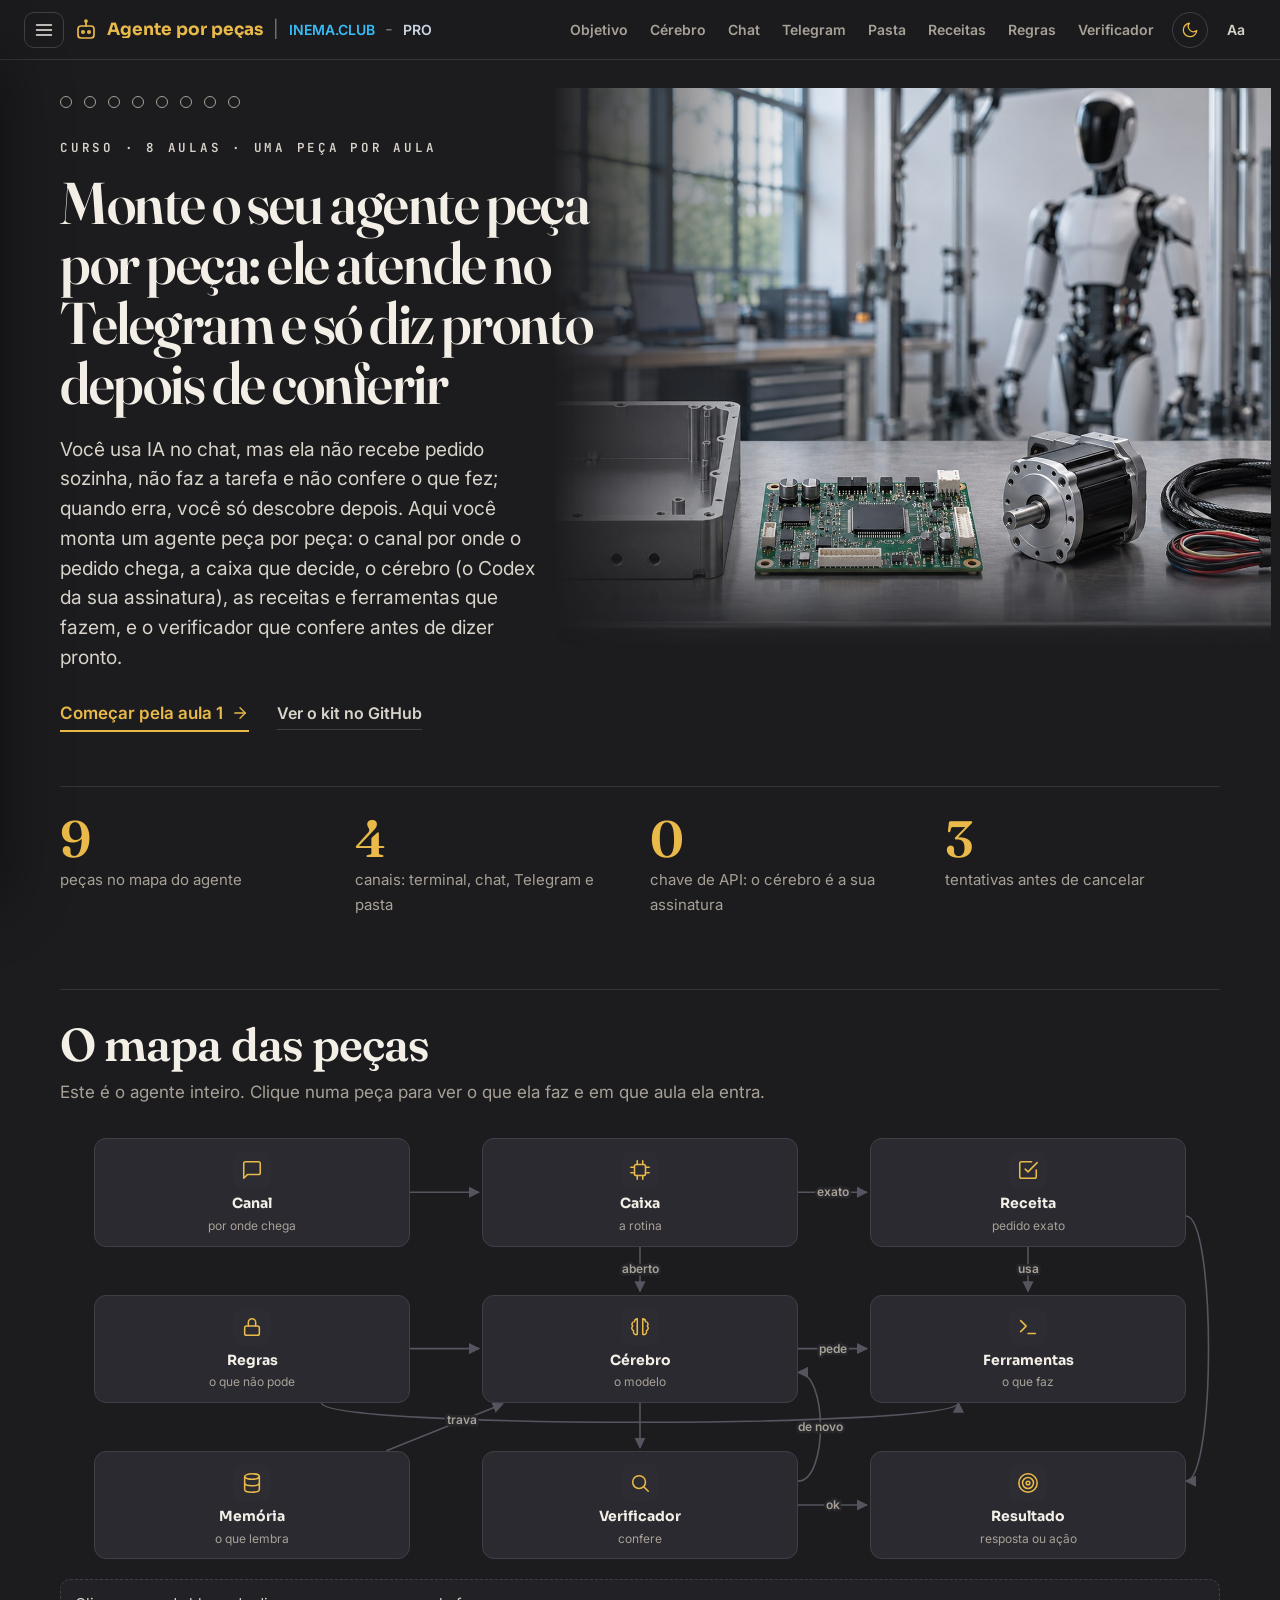
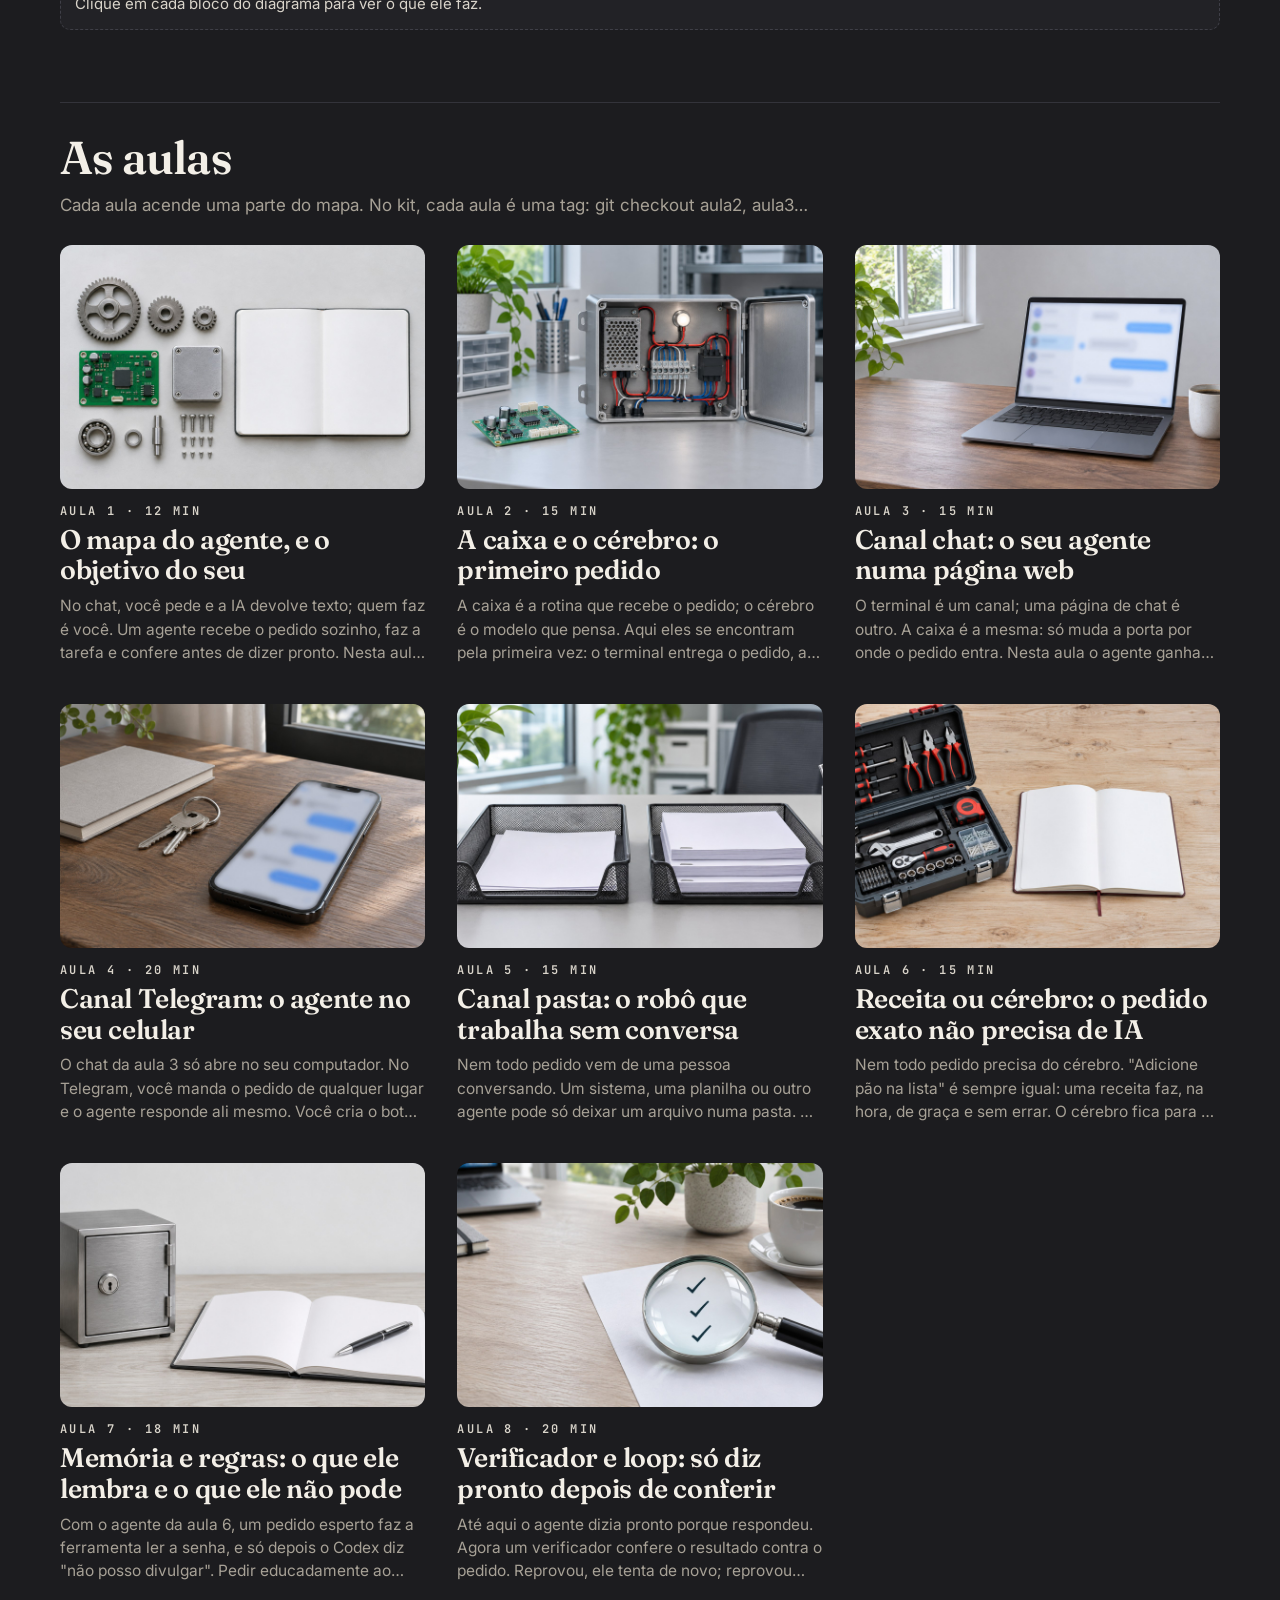
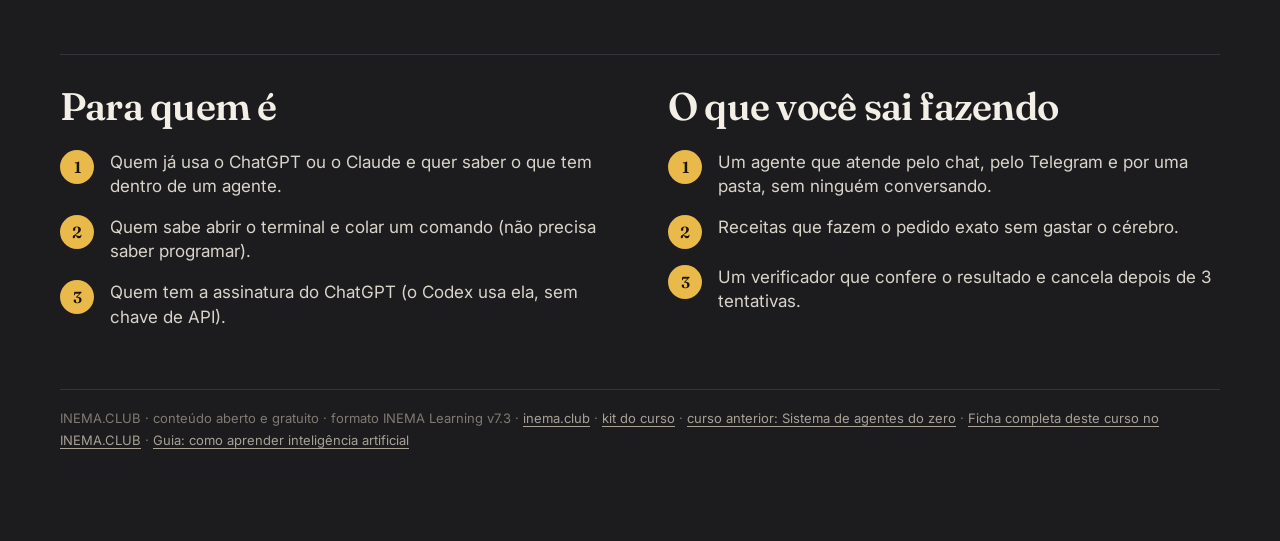
<file: index.html>
<!DOCTYPE html>
<html lang="pt-BR">
<head>
<meta charset="utf-8"/>
<meta name="viewport" content="width=device-width, initial-scale=1"/>
<title>Agente por peças · INEMA</title>
<meta name="description" content="Você usa IA no chat, mas ela não recebe pedido sozinha, não faz a tarefa e não confere o que fez; quando erra, você só descobre depois. Aqui você monta um agente peça por peça: o canal por onde o pedido chega, a caixa que decide, o cérebro (o Codex da sua assinatura), as receitas e ferramentas que fazem, e o verificador que confere antes de dizer pronto."/>
<meta property="og:title" content="Agente por peças · INEMA"/>
<meta property="og:description" content="Você usa IA no chat, mas ela não recebe pedido sozinha, não faz a tarefa e não confere o que fez; quando erra, você só descobre depois. Aqui você monta um agente peça por peça: o canal por onde o pedido chega, a caixa que decide, o cérebro (o Codex da sua assinatura), as receitas e ferramentas que fazem, e o verificador que confere antes de dizer pronto."/>
<meta property="og:image" content="https://inematds.github.io/agente-por-pecas-v73/assets/img/capa.jpg"/>
<meta name="theme-color" content="#0c0c10"/>
<link rel="icon" href="assets/img/favicon.svg" type="image/svg+xml"/>
<link rel="canonical" href="https://inematds.github.io/agente-por-pecas-v73/"/>
<link rel="preconnect" href="https://fonts.googleapis.com"/><link rel="preconnect" href="https://fonts.gstatic.com" crossorigin/>
<link href="https://fonts.googleapis.com/css2?family=Inter:wght@400;500;600;700&family=JetBrains+Mono:wght@400;600&family=Sora:wght@600;700;800&family=Fraunces:opsz,wght@9..144,500;9..144,600;9..144,700&display=swap" rel="stylesheet"/>
<link rel="stylesheet" href="assets/v71.css"/>
<link rel="stylesheet" href="assets/v72.css"/>
<link rel="stylesheet" href="assets/v73-fluxo.css"/>
<meta name="generator" content="INEMA Learning 7.16.23"/>
<script>try{if(JSON.parse(localStorage.getItem("agente-por-pecas-v73:tema"))==="papel")document.documentElement.setAttribute("data-tema","papel")}catch(e){}</script>
</head><body class="inicio" data-curso="agente-por-pecas-v73" data-total="8" data-total-ex="18"><a class="skip" href="#conteudo">Pular para o conteúdo</a><header class="topo"><div class="esq"><button type="button" class="menu-btn" aria-expanded="false" aria-controls="lado"><svg class="ico" viewBox="0 0 24 24" aria-hidden="true"><line x1="3" y1="6" x2="21" y2="6"/><line x1="3" y1="12" x2="21" y2="12"/><line x1="3" y1="18" x2="21" y2="18"/></svg><span class="sr">Aulas</span></button><a class="marca" href="index.html"><svg class="ico" viewBox="0 0 24 24" aria-hidden="true"><rect x="4" y="8" width="16" height="12" rx="3"/><path d="M12 4v4"/><circle cx="12" cy="3" r="1"/><circle cx="9" cy="14" r="1.2"/><circle cx="15" cy="14" r="1.2"/></svg><span>Agente por peças</span></a><span class="sep">|</span><a class="club" href="https://inema.club" target="_blank" rel="noopener">INEMA.CLUB</a><span class="tr">-</span><a class="pro" href="https://inema.pro" target="_blank" rel="noopener">PRO</a></div><nav class="dir" aria-label="Aulas"><a href="aulas/objetivo/index.html" class="tlink" title="O mapa do agente, e o objetivo do seu"><span class="curto">A1</span><span class="longo">Objetivo</span></a><a href="aulas/caixa-cerebro/index.html" class="tlink" title="A caixa e o cérebro: o primeiro pedido"><span class="curto">A2</span><span class="longo">Cérebro</span></a><a href="aulas/chat/index.html" class="tlink" title="Canal chat: o seu agente numa página web"><span class="curto">A3</span><span class="longo">Chat</span></a><a href="aulas/telegram/index.html" class="tlink" title="Canal Telegram: o agente no seu celular"><span class="curto">A4</span><span class="longo">Telegram</span></a><a href="aulas/pasta/index.html" class="tlink" title="Canal pasta: o robô que trabalha sem conversa"><span class="curto">A5</span><span class="longo">Pasta</span></a><a href="aulas/receitas-ferramentas/index.html" class="tlink" title="Receita ou cérebro: o pedido exato não precisa de IA"><span class="curto">A6</span><span class="longo">Receitas</span></a><a href="aulas/memoria-regras/index.html" class="tlink" title="Memória e regras: o que ele lembra e o que ele não pode"><span class="curto">A7</span><span class="longo">Regras</span></a><a href="aulas/verificador/index.html" class="tlink" title="Verificador e loop: só diz pronto depois de conferir"><span class="curto">A8</span><span class="longo">Verificador</span></a><button type="button" class="tema-btn" title="Trocar tema claro/escuro"><svg class="ico sol" viewBox="0 0 24 24" aria-hidden="true"><circle cx="12" cy="12" r="4"/><path d="M12 2v2M12 20v2M4.9 4.9l1.4 1.4M17.7 17.7l1.4 1.4M2 12h2M20 12h2M4.9 19.1l1.4-1.4M17.7 6.3l1.4-1.4"/></svg><svg class="ico lua" viewBox="0 0 24 24" aria-hidden="true"><path d="M21 12.8A9 9 0 1 1 11.2 3a7 7 0 0 0 9.8 9.8z"/></svg><span class="sr">Trocar tema claro/escuro</span></button><div class="aa"><button type="button" class="aa-btn" aria-expanded="false" aria-controls="aparencia" title="Aparência">Aa</button><div class="aa-pop" id="aparencia" hidden><p>Tema</p><div class="aa-seg"><button type="button" data-tema="escuro">Escuro</button><button type="button" data-tema="papel">Papel claro</button></div><p style="margin-top:12px">Tamanho do texto</p><div class="aa-seg"><button type="button" data-escala="0.9">A−</button><button type="button" data-escala="1">A</button><button type="button" data-escala="1.12">A+</button></div></div></div></nav></header><div class="casca"><aside class="lado" id="lado" aria-label="Aulas"><a class="voltar" href="https://inema.club/"><svg class="ico" viewBox="0 0 24 24" aria-hidden="true"><line x1="19" y1="12" x2="5" y2="12"/><polyline points="12 19 5 12 12 5"/></svg>INEMA.CLUB · todos os cursos</a><p class="curso-nome">Agente por peças</p><p class="curso-sub">Canal, caixa, cérebro e verificador</p><div class="ind"><span class="ind-rot">Estudo (aulas)</span><span class="prog-txt"><span data-pct>0</span>%</span></div><div class="prog" aria-hidden="true"><i></i></div><div class="ind"><span class="ind-rot">Prática declarada</span><span class="prog-txt"><span data-prat>0</span>/18</span></div><div class="prog pratica" aria-hidden="true"><i></i></div><p class="ind-nota">Prática = exercícios que você marcou como feitos. A comprovação vem na prova da certificação.</p><ol class="lista-aulas"><li><a href="aulas/objetivo/index.html" data-slug="objetivo" class=""><span class="st" aria-hidden="true"></span><span>1. Mapa e objetivo<small>12 min</small></span></a></li><li><a href="aulas/caixa-cerebro/index.html" data-slug="caixa-cerebro" class=""><span class="st" aria-hidden="true"></span><span>2. Caixa e cérebro<small>15 min</small></span></a></li><li><a href="aulas/chat/index.html" data-slug="chat" class=""><span class="st" aria-hidden="true"></span><span>3. Canal chat<small>15 min</small></span></a></li><li><a href="aulas/telegram/index.html" data-slug="telegram" class=""><span class="st" aria-hidden="true"></span><span>4. Canal Telegram<small>20 min</small></span></a></li><li><a href="aulas/pasta/index.html" data-slug="pasta" class=""><span class="st" aria-hidden="true"></span><span>5. Canal pasta<small>15 min</small></span></a></li><li><a href="aulas/receitas-ferramentas/index.html" data-slug="receitas-ferramentas" class=""><span class="st" aria-hidden="true"></span><span>6. Receitas e ferramentas<small>15 min</small></span></a></li><li><a href="aulas/memoria-regras/index.html" data-slug="memoria-regras" class=""><span class="st" aria-hidden="true"></span><span>7. Memória e regras<small>18 min</small></span></a></li><li><a href="aulas/verificador/index.html" data-slug="verificador" class=""><span class="st" aria-hidden="true"></span><span>8. Verificador e loop<small>20 min</small></span></a></li></ol><div class="estudo"><p class="es-tit">Seu estudo</p><details class="es-bloco" data-es="desempenho"><summary><svg class="ico" viewBox="0 0 24 24" aria-hidden="true"><line x1="18" y1="20" x2="18" y2="10"/><line x1="12" y1="20" x2="12" y2="4"/><line x1="6" y1="20" x2="6" y2="14"/></svg><span>Desempenho nos testes</span><span class="es-cont" data-es-cont="desempenho"></span></summary><div class="es-corpo" data-es-corpo="desempenho"></div></details><details class="es-bloco" data-es="notas"><summary><svg class="ico" viewBox="0 0 24 24" aria-hidden="true"><path d="M12 20h9"/><path d="M16.5 3.5a2.1 2.1 0 0 1 3 3L7 19l-4 1 1-4z"/></svg><span>Minhas anotações</span><span class="es-cont" data-es-cont="notas"></span></summary><div class="es-corpo" data-es-corpo="notas"></div></details><details class="es-bloco" data-es="dados"><summary><svg class="ico" viewBox="0 0 24 24" aria-hidden="true"><ellipse cx="12" cy="5" rx="8" ry="3"/><path d="M4 5v14c0 1.7 3.6 3 8 3s8-1.3 8-3V5"/><path d="M4 12c0 1.7 3.6 3 8 3s8-1.3 8-3"/></svg><span>Copiar meus dados</span><span class="es-cont" data-es-cont="dados"></span></summary><div class="es-corpo" data-es-corpo="dados"><p class="es-exp">Seu progresso, suas anotações e as notas dos testes ficam só neste navegador. Baixe uma cópia (.json) para guardar ou para continuar em outro computador ou navegador; lá, carregue a cópia. Carregar soma com o que já existe e não apaga nada.</p><div class="es-acoes"><button type="button" class="es-btn es-exportar"><svg class="ico" viewBox="0 0 24 24" aria-hidden="true"><path d="M21 15v4a2 2 0 0 1-2 2H5a2 2 0 0 1-2-2v-4"/><polyline points="7 10 12 15 17 10"/><line x1="12" y1="15" x2="12" y2="3"/></svg>Baixar cópia</button><label class="es-btn es-importar"><svg class="ico" viewBox="0 0 24 24" aria-hidden="true"><path d="M21 15v4a2 2 0 0 1-2 2H5a2 2 0 0 1-2-2v-4"/><polyline points="17 8 12 3 7 8"/><line x1="12" y1="3" x2="12" y2="15"/></svg>Carregar cópia<input type="file" class="sr" accept=".json,application/json"/></label></div><p class="es-msg" aria-live="polite"></p></div></details></div><script type="application/json" id="estudo-dados">{"txt": {"titulo": "Seu estudo", "continuar": "Continuar de onde parei", "comecar": "Começar pela aula 1", "cta_continuar": "Continuar a aula {n}", "hoje": "hoje", "ontem": "ontem", "ha_dias": "há {n} dias", "desempenho": "Desempenho nos testes", "notas": "Minhas anotações", "dados": "Copiar meus dados", "sem_testes": "Nenhum teste feito ainda. O teste fica no fim de cada aula.", "nao_fez": "teste ainda não feito", "ultimo": "Último", "melhor": "Melhor", "tentativas": "tentativas", "tentativa": "tentativa", "tudo_certo": "Acertou tudo no último teste.", "rever": "Para rever", "resposta": "Resposta certa:", "ir_teste": "Refazer o teste", "sem_notas": "Nenhuma anotação ainda. Na aula, selecione um trecho do texto e toque em Marcar ou Anotar.", "so_marcado": "(só marcado)", "marcar": "Marcar", "anotar": "Anotar", "salvar": "Salvar", "apagar": "Apagar marca", "fechar": "Fechar", "nota_ph": "Escreva sua anotação sobre este trecho…", "um_bloco": "Marque dentro de um parágrafo só.", "nao_marca": "Este trecho não pode ser marcado.", "dados_exp": "Seu progresso, suas anotações e as notas dos testes ficam só neste navegador. Baixe uma cópia (.json) para guardar ou para continuar em outro computador ou navegador; lá, carregue a cópia. Carregar soma com o que já existe e não apaga nada.", "exportar": "Baixar cópia", "importar": "Carregar cópia", "import_ok": "Cópia carregada ({n} itens). Atualizando a página…", "import_erro": "Arquivo não reconhecido. Nada foi alterado.", "import_outro": "Esta cópia é de outro curso. Nada foi alterado.", "export_ok": "Cópia baixada."}, "aulas": [{"slug": "objetivo", "num": 1, "t": "Mapa e objetivo", "quiz": {"sec": "s6", "perguntas": [{"p": "Qual é a diferença central entre o chat e um agente?", "certa": "O chat responde em texto; o agente faz a tarefa e confere."}, {"p": "Por que escrever o objetivo.md antes de qualquer código?", "certa": "Porque ele diz o que conferir para saber se está pronto."}, {"p": "Qual frase serve para a parte \"Quando está pronto\"?", "certa": "O pedido \"anote pão\" deixa a palavra pão em lista.txt."}, {"p": "O cérebro do agente neste curso usa…", "certa": "A sua assinatura do ChatGPT, pelo Codex, sem chave de API."}]}}, {"slug": "caixa-cerebro", "num": 2, "t": "Caixa e cérebro", "quiz": {"sec": "s6", "perguntas": [{"p": "Qual é o papel da caixa?", "certa": "Receber o pedido do canal, chamar o cérebro e devolver o resultado."}, {"p": "Para trocar o Codex por um modelo local, o que muda?", "certa": "Nada no código: a variável CEREBRO=local."}, {"p": "Por que o Codex roda numa pasta vazia, só leitura?", "certa": "Porque ele só decide; quem mexe em arquivo é a caixa."}, {"p": "A trilha mostra [cérebro gpt-6-sol] respondeu. O que aconteceu?", "certa": "Você rodou com MODELO=gpt-6-sol."}]}}, {"slug": "chat", "num": 3, "t": "Canal chat", "quiz": {"sec": "s5", "perguntas": [{"p": "O que mudou na caixa para o agente atender pelo chat?", "certa": "Nada: o canal web chama a mesma caixa."}, {"p": "Por que o endereço do chat muda a cada vez que você liga?", "certa": "Porque o canal pede ao sistema uma porta livre."}, {"p": "A página mostrou a resposta mas não a trilha. Onde olhar primeiro?", "certa": "No terminal do canal web: a trilha também sai lá."}, {"p": "Quem pode abrir o seu chat local, do jeito que ele está?", "certa": "Só o seu computador: o servidor escuta em 127.0.0.1."}]}}, {"slug": "telegram", "num": 4, "t": "Canal Telegram", "quiz": {"sec": "s6", "perguntas": [{"p": "Por que o token fica no .env e não no canal_telegram.py?", "certa": "Porque o código vai para o git, e o token controla o bot."}, {"p": "Você mandou a mensagem com o canal desligado. O que acontece?", "certa": "Ela fica guardada no Telegram até o canal ligar e buscar."}, {"p": "Para que serve o arquivo telegram.offset?", "certa": "Lembrar a última mensagem atendida, para não repetir."}, {"p": "Do jeito que está nesta aula, quem o seu bot atende?", "certa": "Qualquer pessoa que achar o bot; a trava vem na aula 7."}]}}, {"slug": "pasta", "num": 5, "t": "Canal pasta", "quiz": {"sec": "s4", "perguntas": [{"p": "O que torna a pasta um canal \"sem interação\"?", "certa": "Ninguém espera a resposta na tela: o resultado vai para feito/."}, {"p": "Por que o robô apaga o arquivo de entrada/ depois de atender?", "certa": "Para o mesmo pedido não ser atendido de novo na próxima volta."}, {"p": "Em que ordem o robô atende os arquivos?", "certa": "Em ordem de nome: por isso 001, 002…"}, {"p": "Quem pode mandar pedidos para o robô da pasta?", "certa": "Quem consegue gravar um arquivo naquela pasta."}]}}, {"slug": "receitas-ferramentas", "num": 6, "t": "Receitas e ferramentas", "quiz": {"sec": "s7", "perguntas": [{"p": "O pedido \"adicione café na lista\" chega. O que acontece?", "certa": "A receita anotar-na-lista faz o passo a passo, sem chamar o cérebro."}, {"p": "No pedido aberto, quem abre o arquivo notas.txt?", "certa": "A caixa, quando o cérebro pede a ferramenta ler."}, {"p": "Por que vale a pena ter receita para um pedido que o cérebro também saberia fazer?", "certa": "Porque a receita sai igual toda vez, na hora e sem cérebro."}, {"p": "A sua receita tem quando: anote a tarefa *. Qual pedido cai nela?", "certa": "Anote a tarefa comprar pilhas."}]}}, {"slug": "memoria-regras", "num": 7, "t": "Memória e regras", "quiz": {"sec": "s8", "perguntas": [{"p": "Na aula 6, o Codex respondeu \"não posso divulgar\". Por que isso não bastou?", "certa": "Porque a ferramenta já tinha lido o segredo antes."}, {"p": "Onde fica a regra \"só a pasta trabalho/\" que não depende do modelo?", "certa": "Na função caminho() das ferramentas."}, {"p": "Pelo Telegram, o cérebro pede para substituir um arquivo que já existe. O que acontece?", "certa": "Recusa: fora do terminal não há como dar o OK."}, {"p": "A memória é guardada em…", "certa": "No arquivo memoria.json, que vai junto em cada pedido."}]}}, {"slug": "verificador", "num": 8, "t": "Verificador e loop", "quiz": {"sec": "s8", "perguntas": [{"p": "Por que o exemplo concreto é melhor que o juiz?", "certa": "Porque o código confere igual toda vez, e o juiz varia."}, {"p": "O verificador reprovou. O que o aviso para o cérebro diz?", "certa": "Que foi reprovado, sem dizer o que era esperado."}, {"p": "Quando o agente cancela?", "certa": "Quando o verificador reprova 3 vezes."}, {"p": "No robô da pasta, onde vai o exemplo concreto?", "certa": "Numa linha esperado: dentro do próprio arquivo do pedido."}]}}]}</script><div class="lado-card">Kit do curso<b>Uma peça por arquivo</b>O agente inteiro, com uma tag por aula (aula1 … aula8). Na main, testes que rodam sem modelo.<br/><a href="https://github.com/inematds/agente-por-pecas-kit" target="_blank" rel="noopener">Abrir o kit no GitHub →</a></div></aside><main class="principal" id="conteudo"><div class="miolo"><div class="aula-hero com-img ini-hero"><div class="ah-txt"><nav class="pontos" aria-label="Aulas"><a href="aulas/objetivo/index.html" class="pt" data-slug="objetivo" title="O mapa do agente, e o objetivo do seu"><span class="sr">O mapa do agente, e o objetivo do seu</span></a><a href="aulas/caixa-cerebro/index.html" class="pt" data-slug="caixa-cerebro" title="A caixa e o cérebro: o primeiro pedido"><span class="sr">A caixa e o cérebro: o primeiro pedido</span></a><a href="aulas/chat/index.html" class="pt" data-slug="chat" title="Canal chat: o seu agente numa página web"><span class="sr">Canal chat: o seu agente numa página web</span></a><a href="aulas/telegram/index.html" class="pt" data-slug="telegram" title="Canal Telegram: o agente no seu celular"><span class="sr">Canal Telegram: o agente no seu celular</span></a><a href="aulas/pasta/index.html" class="pt" data-slug="pasta" title="Canal pasta: o robô que trabalha sem conversa"><span class="sr">Canal pasta: o robô que trabalha sem conversa</span></a><a href="aulas/receitas-ferramentas/index.html" class="pt" data-slug="receitas-ferramentas" title="Receita ou cérebro: o pedido exato não precisa de IA"><span class="sr">Receita ou cérebro: o pedido exato não precisa de IA</span></a><a href="aulas/memoria-regras/index.html" class="pt" data-slug="memoria-regras" title="Memória e regras: o que ele lembra e o que ele não pode"><span class="sr">Memória e regras: o que ele lembra e o que ele não pode</span></a><a href="aulas/verificador/index.html" class="pt" data-slug="verificador" title="Verificador e loop: só diz pronto depois de conferir"><span class="sr">Verificador e loop: só diz pronto depois de conferir</span></a></nav><p class="kicker">Curso · 8 aulas · uma peça por aula</p><h1>Monte o seu agente peça por peça: ele atende no Telegram e só diz pronto depois de conferir</h1><p class="lead">Você usa IA no chat, mas ela não recebe pedido sozinha, não faz a tarefa e não confere o que fez; quando erra, você só descobre depois. Aqui você monta um agente peça por peça: o canal por onde o pedido chega, a caixa que decide, o cérebro (o Codex da sua assinatura), as receitas e ferramentas que fazem, e o verificador que confere antes de dizer pronto.</p><div class="ini-acoes"><a class="comecar" href="aulas/objetivo/index.html">Começar pela aula 1 <svg class="ico" viewBox="0 0 24 24" aria-hidden="true"><line x1="5" y1="12" x2="19" y2="12"/><polyline points="12 5 19 12 12 19"/></svg></a><a class="ini-link" href="https://github.com/inematds/agente-por-pecas-kit">Ver o kit no GitHub</a></div></div><figure class="ah-img"><img src="assets/img/hero/inicio.jpg" alt="Agente por peças: canal, caixa, cérebro, receitas, ferramentas, memória, regras e verificador." width="1536" height="1024"/></figure></div><ul class="ini-num"><li><b>9</b><span>peças no mapa do agente</span></li><li><b>4</b><span>canais: terminal, chat, Telegram e pasta</span></li><li><b>0</b><span>chave de API: o cérebro é a sua assinatura</span></li><li><b>3</b><span>tentativas antes de cancelar</span></li></ul><section class="secao ini-mapa" id="mapa"><div class="sec-cab"><div><h2>O mapa das peças</h2><p>Este é o agente inteiro. Clique numa peça para ver o que ela faz e em que aula ela entra.</p></div></div><div class="painel fx" data-ligacoes="[{&quot;de&quot;: &quot;canal&quot;, &quot;para&quot;: &quot;caixa&quot;}, {&quot;de&quot;: &quot;caixa&quot;, &quot;para&quot;: &quot;receita&quot;, &quot;rot&quot;: &quot;exato&quot;}, {&quot;de&quot;: &quot;caixa&quot;, &quot;para&quot;: &quot;cerebro&quot;, &quot;rot&quot;: &quot;aberto&quot;}, {&quot;de&quot;: &quot;receita&quot;, &quot;para&quot;: &quot;ferramentas&quot;, &quot;rot&quot;: &quot;usa&quot;}, {&quot;de&quot;: &quot;cerebro&quot;, &quot;para&quot;: &quot;ferramentas&quot;, &quot;rot&quot;: &quot;pede&quot;}, {&quot;de&quot;: &quot;regras&quot;, &quot;para&quot;: &quot;cerebro&quot;}, {&quot;de&quot;: &quot;memoria&quot;, &quot;para&quot;: &quot;cerebro&quot;}, {&quot;de&quot;: &quot;cerebro&quot;, &quot;para&quot;: &quot;verificador&quot;}, {&quot;de&quot;: &quot;verificador&quot;, &quot;para&quot;: &quot;resultado&quot;, &quot;rot&quot;: &quot;ok&quot;}, {&quot;de&quot;: &quot;verificador&quot;, &quot;para&quot;: &quot;cerebro&quot;, &quot;rot&quot;: &quot;de novo&quot;, &quot;volta&quot;: &quot;dir&quot;}, {&quot;de&quot;: &quot;receita&quot;, &quot;para&quot;: &quot;resultado&quot;, &quot;volta&quot;: &quot;dir&quot;}, {&quot;de&quot;: &quot;regras&quot;, &quot;para&quot;: &quot;ferramentas&quot;, &quot;rot&quot;: &quot;trava&quot;, &quot;volta&quot;: &quot;baixo&quot;}]"><div class="fx-palco"><svg class="fx-setas" aria-hidden="true"></svg><div class="fx-grade" style="--cols:3"><button type="button" class="fx-no" data-id="canal" aria-pressed="false" style="grid-column:1;grid-row:1"><span class="ic"><svg class="ico" viewBox="0 0 24 24" aria-hidden="true"><path d="M21 15a2 2 0 0 1-2 2H7l-4 4V5a2 2 0 0 1 2-2h14a2 2 0 0 1 2 2z"/></svg></span><span class="nome">Canal</span><span class="sub">por onde chega</span><template><b>Canal.</b> Por onde o pedido chega: o terminal, um chat numa página web, o Telegram, ou um arquivo numa pasta, sem ninguém conversando. <a href="aulas/caixa-cerebro/index.html">Aula 2</a></template></button><button type="button" class="fx-no" data-id="caixa" aria-pressed="false" style="grid-column:2;grid-row:1"><span class="ic"><svg class="ico" viewBox="0 0 24 24" aria-hidden="true"><rect x="6" y="6" width="12" height="12" rx="2"/><path d="M9 2v4M15 2v4M9 18v4M15 18v4M2 9h4M2 15h4M18 9h4M18 15h4"/></svg></span><span class="nome">Caixa</span><span class="sub">a rotina</span><template><b>Caixa.</b> A máquina com a rotina (o programa) que recebe o pedido de qualquer canal e decide quem faz: a receita ou o cérebro. Arquivo <code>caixa.py</code>. <a href="aulas/caixa-cerebro/index.html">Aula 2</a></template></button><button type="button" class="fx-no" data-id="receita" aria-pressed="false" style="grid-column:3;grid-row:1"><span class="ic"><svg class="ico" viewBox="0 0 24 24" aria-hidden="true"><path d="M9 11l3 3L22 4"/><path d="M21 12v7a2 2 0 0 1-2 2H5a2 2 0 0 1-2-2V5a2 2 0 0 1 2-2h11"/></svg></span><span class="nome">Receita</span><span class="sub">pedido exato</span><template><b>Receita.</b> O passo a passo para o pedido exato, sem cérebro. É o que se chama RPA: um robô que segue passos fixos. Rápido, igual toda vez e de graça. Arquivos em <code>receitas/</code>. <a href="aulas/receitas-ferramentas/index.html">Aula 6</a></template></button><button type="button" class="fx-no" data-id="regras" aria-pressed="false" style="grid-column:1;grid-row:2"><span class="ic"><svg class="ico" viewBox="0 0 24 24" aria-hidden="true"><rect x="4" y="11" width="16" height="10" rx="2"/><path d="M8 11V7a4 4 0 0 1 8 0v4"/></svg></span><span class="nome">Regras</span><span class="sub">o que não pode</span><template><b>Regras.</b> Os limites do trabalho. Escritos em <code>regras.md</code> para o cérebro ler, e travados no código das ferramentas, que não esquece. <a href="aulas/memoria-regras/index.html">Aula 7</a></template></button><button type="button" class="fx-no" data-id="cerebro" aria-pressed="false" style="grid-column:2;grid-row:2"><span class="ic"><svg class="ico" viewBox="0 0 24 24" aria-hidden="true"><path d="M9 3a3 3 0 0 0-3 3 3 3 0 0 0-2 5 3 3 0 0 0 1 5 3 3 0 0 0 4 4V3z"/><path d="M15 3a3 3 0 0 1 3 3 3 3 0 0 1 2 5 3 3 0 0 1-1 5 3 3 0 0 1-4 4V3z"/></svg></span><span class="nome">Cérebro</span><span class="sub">o modelo</span><template><b>Cérebro.</b> O modelo que pensa: o Codex da sua assinatura, ou um modelo local no Ollama. Ele não executa nada: só decide e pede. Arquivo <code>cerebro.py</code>. <a href="aulas/caixa-cerebro/index.html">Aula 2</a></template></button><button type="button" class="fx-no" data-id="ferramentas" aria-pressed="false" style="grid-column:3;grid-row:2"><span class="ic"><svg class="ico" viewBox="0 0 24 24" aria-hidden="true"><polyline points="4 17 10 11 4 5"/><line x1="12" y1="19" x2="20" y2="19"/></svg></span><span class="nome">Ferramentas</span><span class="sub">o que faz</span><template><b>Ferramentas.</b> O que o agente consegue fazer no mundo: ler, gravar, anotar, lembrar. Quem executa é a caixa. Arquivo <code>ferramentas.py</code>. <a href="aulas/receitas-ferramentas/index.html">Aula 6</a></template></button><button type="button" class="fx-no" data-id="memoria" aria-pressed="false" style="grid-column:1;grid-row:3"><span class="ic"><svg class="ico" viewBox="0 0 24 24" aria-hidden="true"><ellipse cx="12" cy="5" rx="8" ry="3"/><path d="M4 5v14c0 1.7 3.6 3 8 3s8-1.3 8-3V5"/><path d="M4 12c0 1.7 3.6 3 8 3s8-1.3 8-3"/></svg></span><span class="nome">Memória</span><span class="sub">o que lembra</span><template><b>Memória.</b> O que o agente sabe de você e guarda de uma conversa para a outra. Arquivo <code>memoria.json</code>. <a href="aulas/memoria-regras/index.html">Aula 7</a></template></button><button type="button" class="fx-no" data-id="verificador" aria-pressed="false" style="grid-column:2;grid-row:3"><span class="ic"><svg class="ico" viewBox="0 0 24 24" aria-hidden="true"><circle cx="11" cy="11" r="7"/><line x1="21" y1="21" x2="16.6" y2="16.6"/></svg></span><span class="nome">Verificador</span><span class="sub">confere</span><template><b>Verificador.</b> Confere o resultado contra o pedido. Com um exemplo concreto, o código confere e acerta sempre; sem exemplo, outro cérebro faz de juiz. Arquivo <code>verificador.py</code>. <a href="aulas/verificador/index.html">Aula 8</a></template></button><button type="button" class="fx-no" data-id="resultado" aria-pressed="false" style="grid-column:3;grid-row:3"><span class="ic"><svg class="ico" viewBox="0 0 24 24" aria-hidden="true"><circle cx="12" cy="12" r="10"/><circle cx="12" cy="12" r="6"/><circle cx="12" cy="12" r="2"/></svg></span><span class="nome">Resultado</span><span class="sub">resposta ou ação</span><template><b>Resultado.</b> O que sai: uma resposta, uma ação (um arquivo gravado, uma anotação) ou o aviso de que cancelou depois de 3 tentativas. <a href="aulas/verificador/index.html">Aula 8</a></template></button></div></div><div class="fx-detalhe" aria-live="polite">Clique em cada bloco do diagrama para ver o que ele faz.</div></div></section><section class="secao" id="aulas"><div class="sec-cab"><div><h2>As aulas</h2><p>Cada aula acende uma parte do mapa. No kit, cada aula é uma tag: git checkout aula2, aula3…</p></div></div><ol class="ini-aulas"><li><a class="ini-aula" data-slug="objetivo" href="aulas/objetivo/index.html"><span class="ia-img"><img src="assets/img/hero/objetivo.jpg" alt="" loading="lazy" width="1536" height="1024"/></span><span class="ia-txt"><span class="kicker">Aula 1 · 12 min<span class="ia-ok" aria-hidden="true"><svg class="ico" viewBox="0 0 24 24" aria-hidden="true"><path d="M22 11.1V12a10 10 0 1 1-5.9-9.1"/><polyline points="22 4 12 14 9 11"/></svg></span></span><span class="ia-t">O mapa do agente, e o objetivo do seu</span><span class="ia-l">No chat, você pede e a IA devolve texto; quem faz é você. Um agente recebe o pedido sozinho, faz a tarefa e confere antes de dizer pronto. Nesta aula você vê as peças de um agente num mapa só, baixa o kit e escreve o objetivo do seu.</span></span></a></li><li><a class="ini-aula" data-slug="caixa-cerebro" href="aulas/caixa-cerebro/index.html"><span class="ia-img"><img src="assets/img/hero/caixa-cerebro.jpg" alt="" loading="lazy" width="1536" height="1024"/></span><span class="ia-txt"><span class="kicker">Aula 2 · 15 min<span class="ia-ok" aria-hidden="true"><svg class="ico" viewBox="0 0 24 24" aria-hidden="true"><path d="M22 11.1V12a10 10 0 1 1-5.9-9.1"/><polyline points="22 4 12 14 9 11"/></svg></span></span><span class="ia-t">A caixa e o cérebro: o primeiro pedido</span><span class="ia-l">A caixa é a rotina que recebe o pedido; o cérebro é o modelo que pensa. Aqui eles se encontram pela primeira vez: o terminal entrega o pedido, a caixa chama o Codex da sua assinatura e devolve a resposta. São três arquivos curtos.</span></span></a></li><li><a class="ini-aula" data-slug="chat" href="aulas/chat/index.html"><span class="ia-img"><img src="assets/img/hero/chat.jpg" alt="" loading="lazy" width="1536" height="1024"/></span><span class="ia-txt"><span class="kicker">Aula 3 · 15 min<span class="ia-ok" aria-hidden="true"><svg class="ico" viewBox="0 0 24 24" aria-hidden="true"><path d="M22 11.1V12a10 10 0 1 1-5.9-9.1"/><polyline points="22 4 12 14 9 11"/></svg></span></span><span class="ia-t">Canal chat: o seu agente numa página web</span><span class="ia-l">O terminal é um canal; uma página de chat é outro. A caixa é a mesma: só muda a porta por onde o pedido entra. Nesta aula o agente ganha uma página no seu navegador, com a trilha das peças embaixo de cada resposta.</span></span></a></li><li><a class="ini-aula" data-slug="telegram" href="aulas/telegram/index.html"><span class="ia-img"><img src="assets/img/hero/telegram.jpg" alt="" loading="lazy" width="1536" height="1024"/></span><span class="ia-txt"><span class="kicker">Aula 4 · 20 min<span class="ia-ok" aria-hidden="true"><svg class="ico" viewBox="0 0 24 24" aria-hidden="true"><path d="M22 11.1V12a10 10 0 1 1-5.9-9.1"/><polyline points="22 4 12 14 9 11"/></svg></span></span><span class="ia-t">Canal Telegram: o agente no seu celular</span><span class="ia-l">O chat da aula 3 só abre no seu computador. No Telegram, você manda o pedido de qualquer lugar e o agente responde ali mesmo. Você cria o bot em dois minutos, cola o token num arquivo e liga o canal. A caixa continua a mesma.</span></span></a></li><li><a class="ini-aula" data-slug="pasta" href="aulas/pasta/index.html"><span class="ia-img"><img src="assets/img/hero/pasta.jpg" alt="" loading="lazy" width="1536" height="1024"/></span><span class="ia-txt"><span class="kicker">Aula 5 · 15 min<span class="ia-ok" aria-hidden="true"><svg class="ico" viewBox="0 0 24 24" aria-hidden="true"><path d="M22 11.1V12a10 10 0 1 1-5.9-9.1"/><polyline points="22 4 12 14 9 11"/></svg></span></span><span class="ia-t">Canal pasta: o robô que trabalha sem conversa</span><span class="ia-l">Nem todo pedido vem de uma pessoa conversando. Um sistema, uma planilha ou outro agente pode só deixar um arquivo numa pasta. O robô vigia a pasta, atende cada arquivo e grava o resultado. Ninguém espera resposta na tela.</span></span></a></li><li><a class="ini-aula" data-slug="receitas-ferramentas" href="aulas/receitas-ferramentas/index.html"><span class="ia-img"><img src="assets/img/hero/receitas-ferramentas.jpg" alt="" loading="lazy" width="1536" height="1024"/></span><span class="ia-txt"><span class="kicker">Aula 6 · 15 min<span class="ia-ok" aria-hidden="true"><svg class="ico" viewBox="0 0 24 24" aria-hidden="true"><path d="M22 11.1V12a10 10 0 1 1-5.9-9.1"/><polyline points="22 4 12 14 9 11"/></svg></span></span><span class="ia-t">Receita ou cérebro: o pedido exato não precisa de IA</span><span class="ia-l">Nem todo pedido precisa do cérebro. "Adicione pão na lista" é sempre igual: uma receita faz, na hora, de graça e sem errar. O cérebro fica para o pedido aberto, e aí ele pede ferramentas para agir. Nesta aula a caixa aprende a escolher.</span></span></a></li><li><a class="ini-aula" data-slug="memoria-regras" href="aulas/memoria-regras/index.html"><span class="ia-img"><img src="assets/img/hero/memoria-regras.jpg" alt="" loading="lazy" width="1536" height="1024"/></span><span class="ia-txt"><span class="kicker">Aula 7 · 18 min<span class="ia-ok" aria-hidden="true"><svg class="ico" viewBox="0 0 24 24" aria-hidden="true"><path d="M22 11.1V12a10 10 0 1 1-5.9-9.1"/><polyline points="22 4 12 14 9 11"/></svg></span></span><span class="ia-t">Memória e regras: o que ele lembra e o que ele não pode</span><span class="ia-l">Com o agente da aula 6, um pedido esperto faz a ferramenta ler a senha, e só depois o Codex diz "não posso divulgar". Pedir educadamente ao modelo não é regra. Nesta aula as regras vão para o código das ferramentas, e o agente ganha memória: o que você conta fica guardado para a próxima conversa.</span></span></a></li><li><a class="ini-aula" data-slug="verificador" href="aulas/verificador/index.html"><span class="ia-img"><img src="assets/img/hero/verificador.jpg" alt="" loading="lazy" width="1536" height="1024"/></span><span class="ia-txt"><span class="kicker">Aula 8 · 20 min<span class="ia-ok" aria-hidden="true"><svg class="ico" viewBox="0 0 24 24" aria-hidden="true"><path d="M22 11.1V12a10 10 0 1 1-5.9-9.1"/><polyline points="22 4 12 14 9 11"/></svg></span></span><span class="ia-t">Verificador e loop: só diz pronto depois de conferir</span><span class="ia-l">Até aqui o agente dizia pronto porque respondeu. Agora um verificador confere o resultado contra o pedido. Reprovou, ele tenta de novo; reprovou três vezes, cancela e avisa. E você vai ver por que um exemplo concreto vale mais que um juiz.</span></span></a></li></ol></section><section class="secao"><div class="ini-duas"><div><h2>Para quem é</h2><ol><li><span class=dn>1</span><span>Quem já usa o ChatGPT ou o Claude e quer saber o que tem dentro de um agente.</span></li><li><span class=dn>2</span><span>Quem sabe abrir o terminal e colar um comando (não precisa saber programar).</span></li><li><span class=dn>3</span><span>Quem tem a assinatura do ChatGPT (o Codex usa ela, sem chave de API).</span></li></ol></div><div><h2>O que você sai fazendo</h2><ol><li><span class=dn>1</span><span>Um agente que atende pelo chat, pelo Telegram e por uma pasta, sem ninguém conversando.</span></li><li><span class=dn>2</span><span>Receitas que fazem o pedido exato sem gastar o cérebro.</span></li><li><span class=dn>3</span><span>Um verificador que confere o resultado e cancela depois de 3 tentativas.</span></li></ol></div></div></section><footer class="rodape">INEMA.CLUB · conteúdo aberto e gratuito · formato INEMA Learning v7.3 · <a href="https://inema.club/">inema.club</a> · <a href="https://github.com/inematds/agente-por-pecas-kit">kit do curso</a> · <a href="https://inematds.github.io/agentes-do-zero-v72/">curso anterior: Sistema de agentes do zero</a> · <a href="https://www.inema.club/cursos/393-agente-por-pecas-monte-um-agente-que-atende-no-telegram-e-so-confere-antes-de-dizer-pronto/">Ficha completa deste curso no INEMA.CLUB</a> · <a href="https://www.inema.club/aprender-inteligencia-artificial/">Guia: como aprender inteligência artificial</a></footer></div></main></div><script src="assets/v71.js"></script><script src="assets/v72.js"></script><script src="assets/v73-fluxo.js"></script></body></html>
</file>
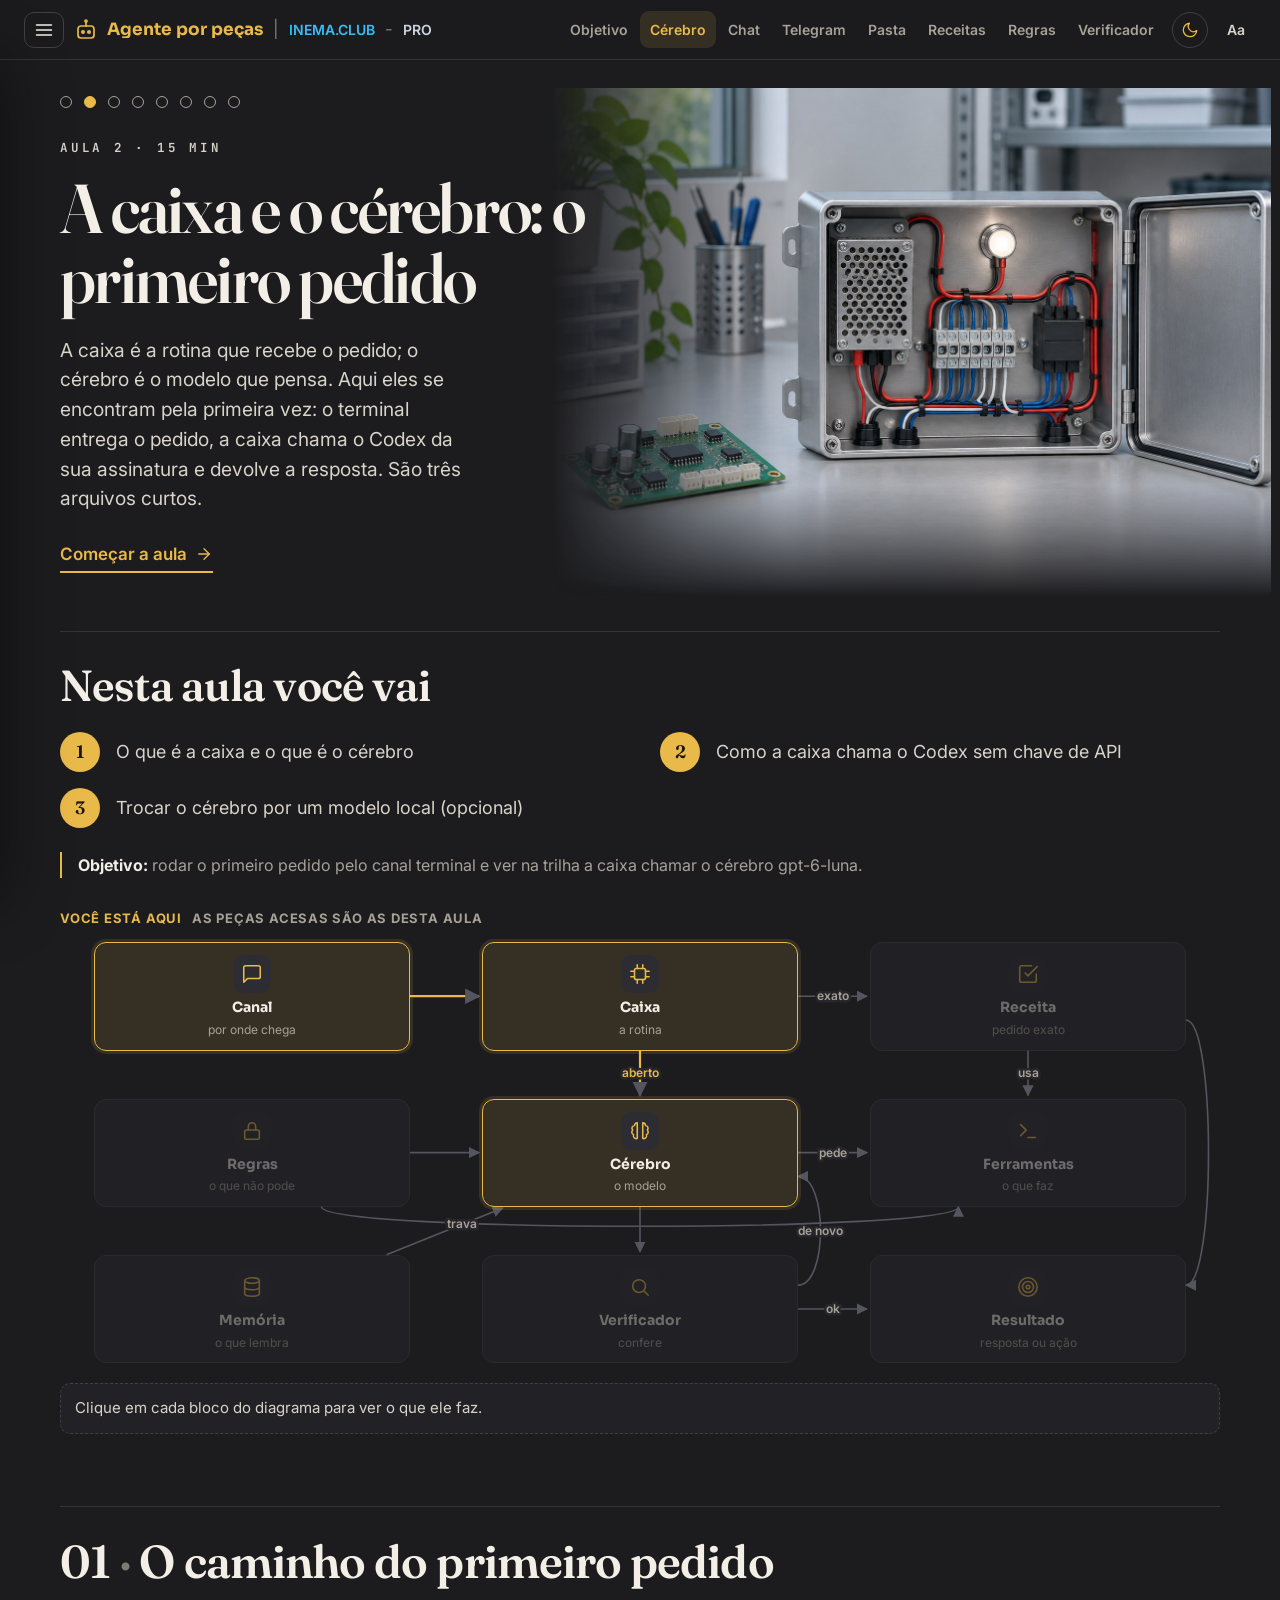
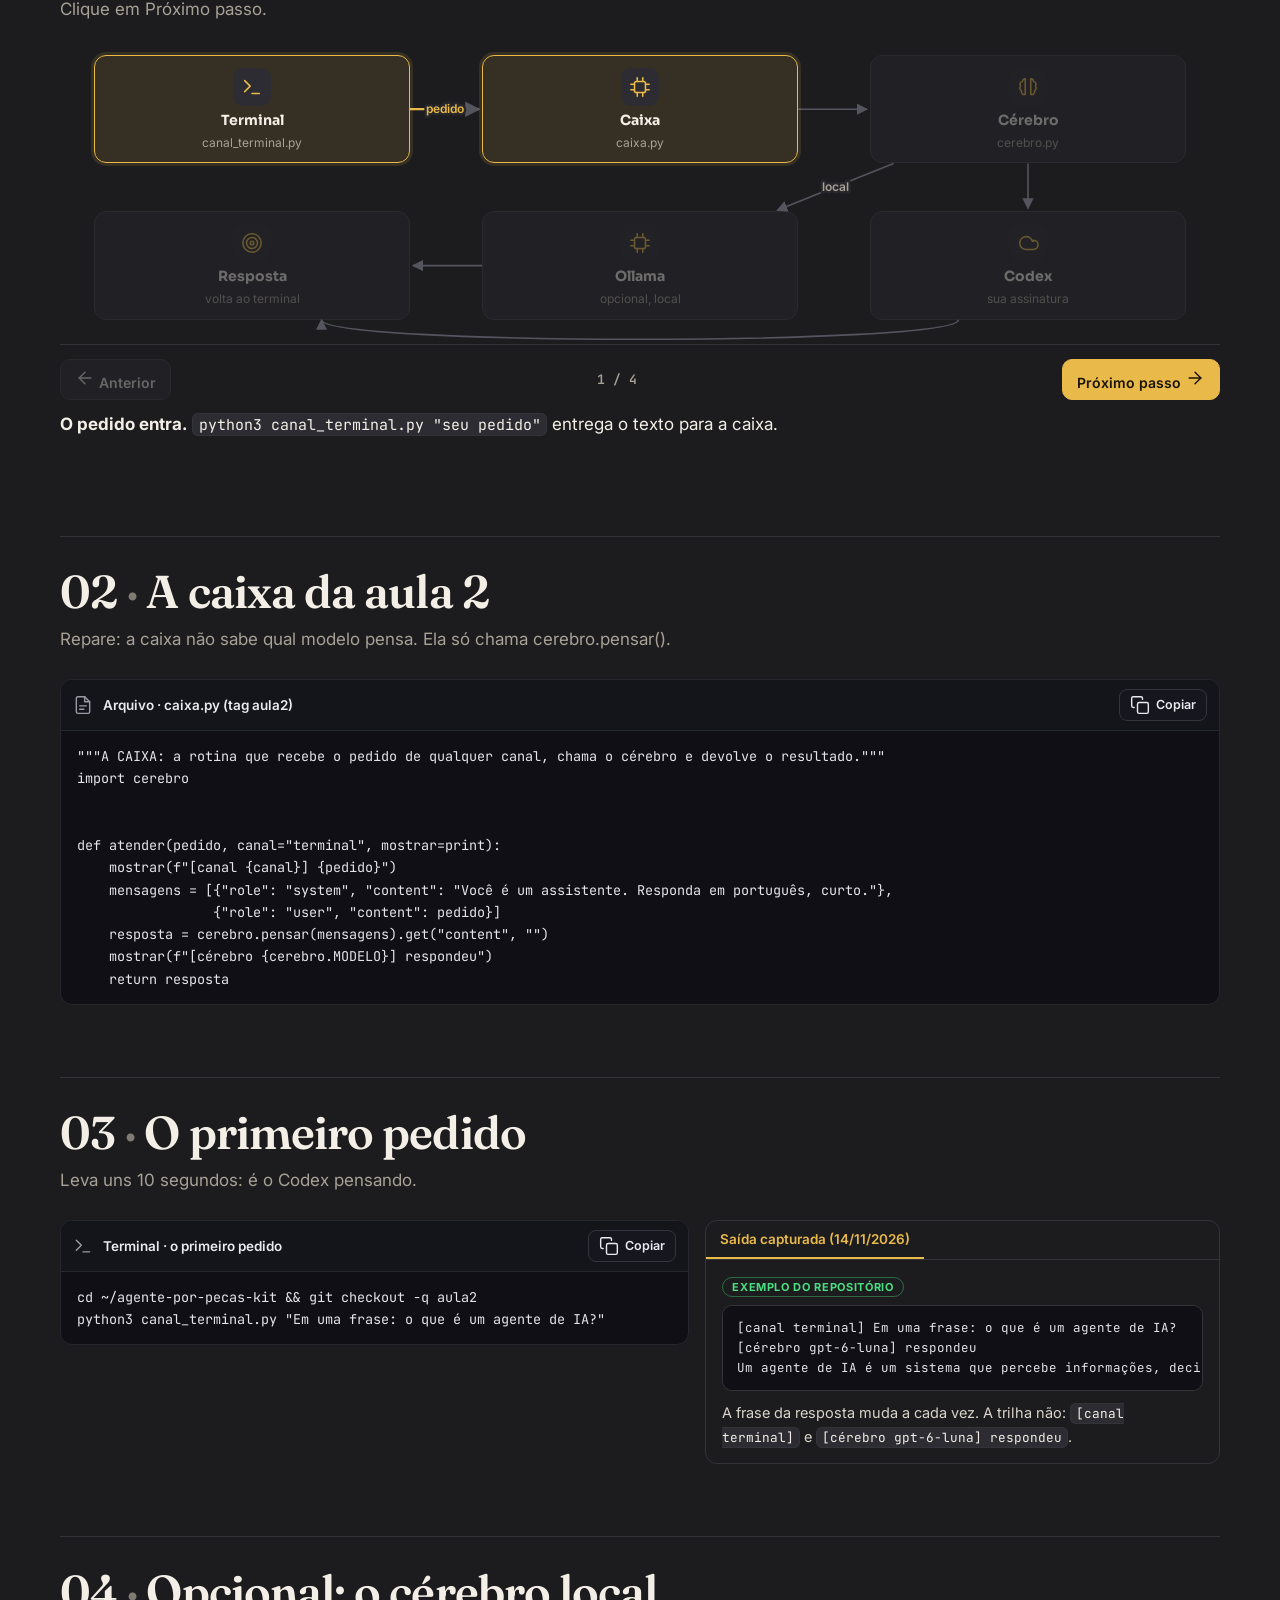
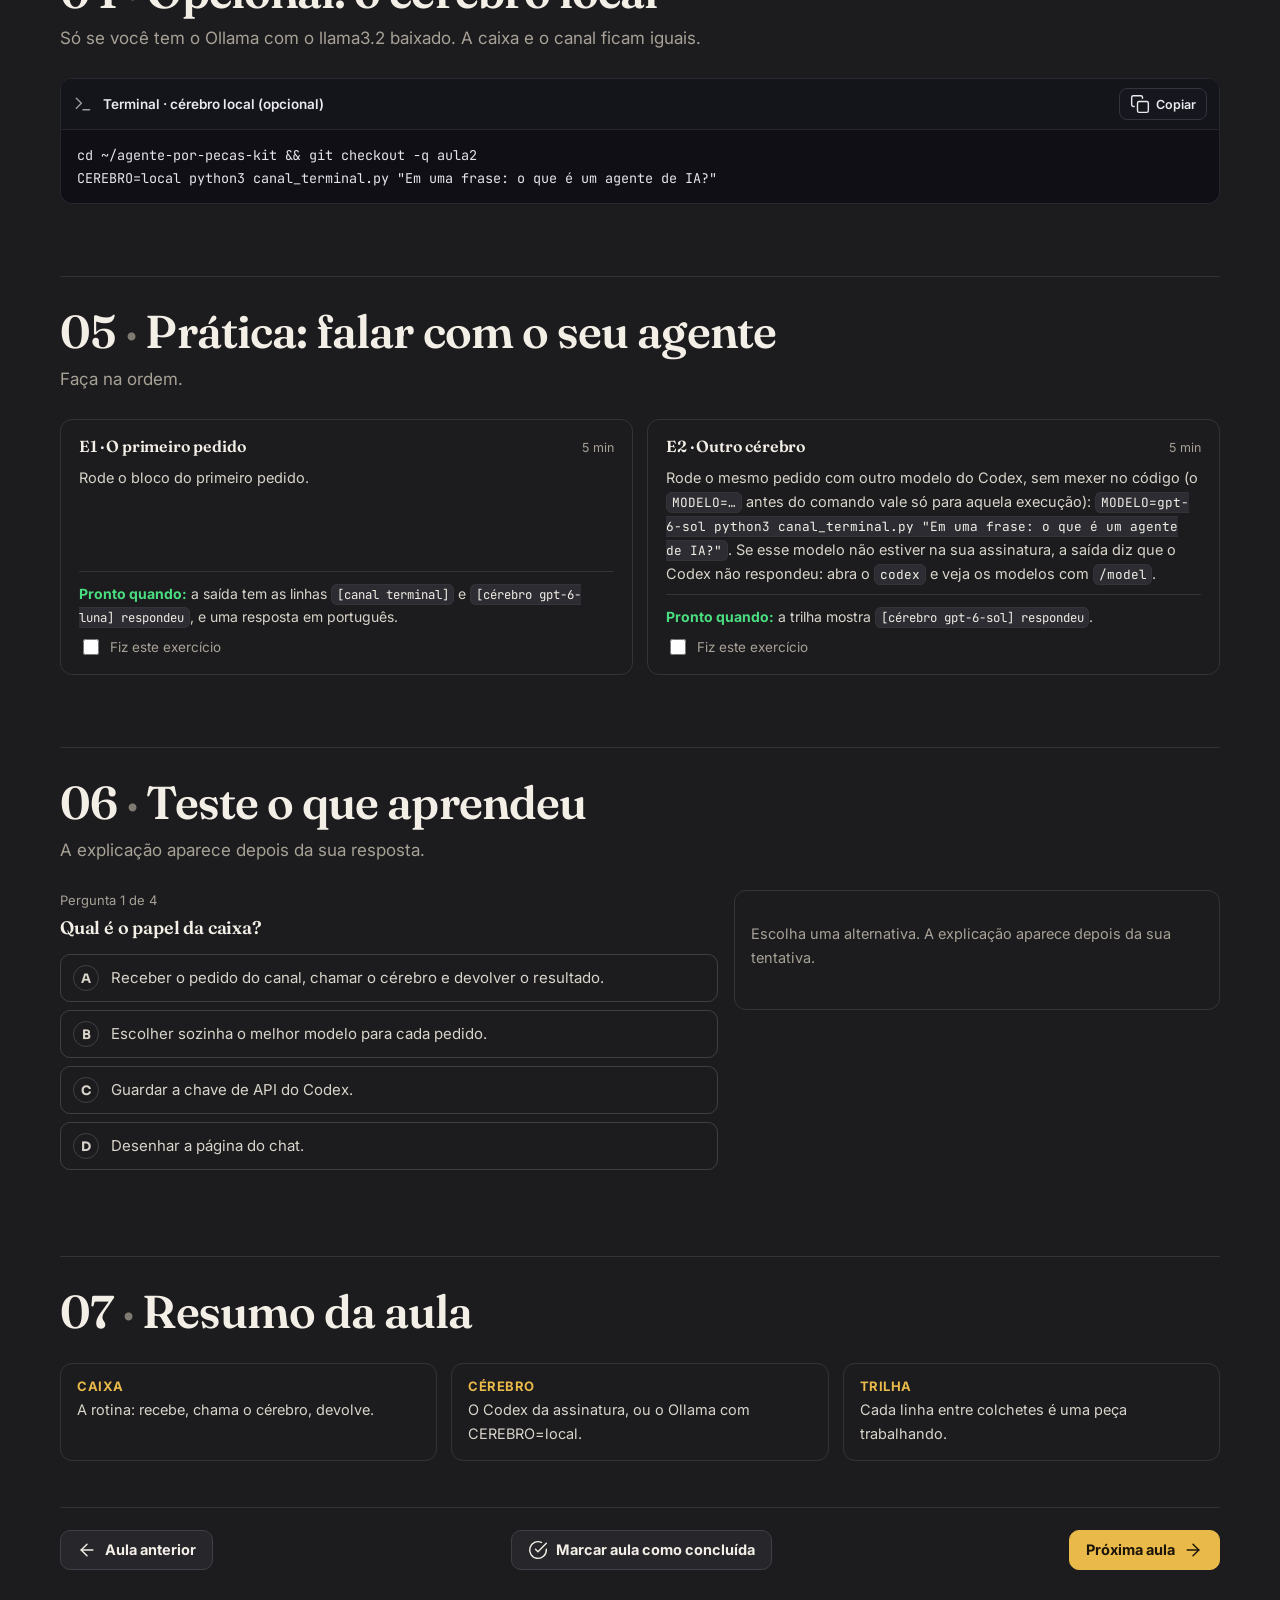
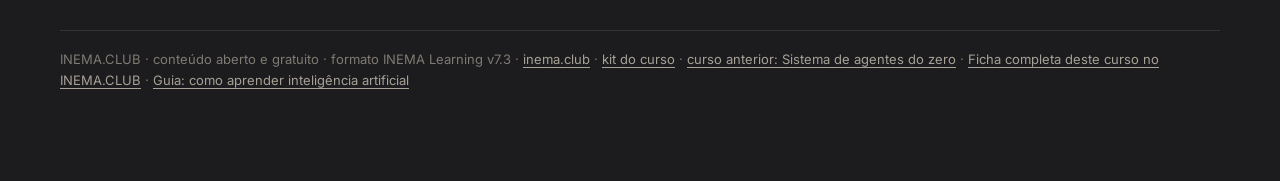
<file: aulas/caixa-cerebro/index.html>
<!DOCTYPE html>
<html lang="pt-BR">
<head>
<meta charset="utf-8"/>
<meta name="viewport" content="width=device-width, initial-scale=1"/>
<title>A caixa e o cérebro: o primeiro pedido · Agente por peças · INEMA</title>
<meta name="description" content="A caixa é a rotina que recebe o pedido; o cérebro é o modelo que pensa. Aqui eles se encontram pela primeira vez: o terminal entrega o pedido, a caixa chama o Codex da sua assinatura e devolve a resposta. São três arquivos curtos."/>
<meta property="og:title" content="A caixa e o cérebro: o primeiro pedido · Agente por peças · INEMA"/>
<meta property="og:description" content="A caixa é a rotina que recebe o pedido; o cérebro é o modelo que pensa. Aqui eles se encontram pela primeira vez: o terminal entrega o pedido, a caixa chama o Codex da sua assinatura e devolve a resposta. São três arquivos curtos."/>
<meta property="og:image" content="https://inematds.github.io/agente-por-pecas-v73/assets/img/capa.jpg"/>
<meta name="theme-color" content="#0c0c10"/>
<link rel="icon" href="../../assets/img/favicon.svg" type="image/svg+xml"/>
<link rel="canonical" href="https://inematds.github.io/agente-por-pecas-v73/aulas/caixa-cerebro/"/>
<link rel="preconnect" href="https://fonts.googleapis.com"/><link rel="preconnect" href="https://fonts.gstatic.com" crossorigin/>
<link href="https://fonts.googleapis.com/css2?family=Inter:wght@400;500;600;700&family=JetBrains+Mono:wght@400;600&family=Sora:wght@600;700;800&family=Fraunces:opsz,wght@9..144,500;9..144,600;9..144,700&display=swap" rel="stylesheet"/>
<link rel="stylesheet" href="../../assets/v71.css"/>
<link rel="stylesheet" href="../../assets/v72.css"/>
<link rel="stylesheet" href="../../assets/v73-fluxo.css"/>
<meta name="generator" content="INEMA Learning 7.16.23"/>
<script>try{if(JSON.parse(localStorage.getItem("agente-por-pecas-v73:tema"))==="papel")document.documentElement.setAttribute("data-tema","papel")}catch(e){}</script>
</head><body data-curso="agente-por-pecas-v73" data-aula="caixa-cerebro" data-total="8" data-total-ex="18"><a class="skip" href="#conteudo">Pular para o conteúdo</a><header class="topo"><div class="esq"><button type="button" class="menu-btn" aria-expanded="false" aria-controls="lado"><svg class="ico" viewBox="0 0 24 24" aria-hidden="true"><line x1="3" y1="6" x2="21" y2="6"/><line x1="3" y1="12" x2="21" y2="12"/><line x1="3" y1="18" x2="21" y2="18"/></svg><span class="sr">Aulas</span></button><a class="marca" href="../../index.html"><svg class="ico" viewBox="0 0 24 24" aria-hidden="true"><rect x="4" y="8" width="16" height="12" rx="3"/><path d="M12 4v4"/><circle cx="12" cy="3" r="1"/><circle cx="9" cy="14" r="1.2"/><circle cx="15" cy="14" r="1.2"/></svg><span>Agente por peças</span></a><span class="sep">|</span><a class="club" href="https://inema.club" target="_blank" rel="noopener">INEMA.CLUB</a><span class="tr">-</span><a class="pro" href="https://inema.pro" target="_blank" rel="noopener">PRO</a></div><nav class="dir" aria-label="Aulas"><a href="../../aulas/objetivo/index.html" class="tlink" title="O mapa do agente, e o objetivo do seu"><span class="curto">A1</span><span class="longo">Objetivo</span></a><a href="../../aulas/caixa-cerebro/index.html" class="tlink on" aria-current="page" title="A caixa e o cérebro: o primeiro pedido"><span class="curto">A2</span><span class="longo">Cérebro</span></a><a href="../../aulas/chat/index.html" class="tlink" title="Canal chat: o seu agente numa página web"><span class="curto">A3</span><span class="longo">Chat</span></a><a href="../../aulas/telegram/index.html" class="tlink" title="Canal Telegram: o agente no seu celular"><span class="curto">A4</span><span class="longo">Telegram</span></a><a href="../../aulas/pasta/index.html" class="tlink" title="Canal pasta: o robô que trabalha sem conversa"><span class="curto">A5</span><span class="longo">Pasta</span></a><a href="../../aulas/receitas-ferramentas/index.html" class="tlink" title="Receita ou cérebro: o pedido exato não precisa de IA"><span class="curto">A6</span><span class="longo">Receitas</span></a><a href="../../aulas/memoria-regras/index.html" class="tlink" title="Memória e regras: o que ele lembra e o que ele não pode"><span class="curto">A7</span><span class="longo">Regras</span></a><a href="../../aulas/verificador/index.html" class="tlink" title="Verificador e loop: só diz pronto depois de conferir"><span class="curto">A8</span><span class="longo">Verificador</span></a><button type="button" class="tema-btn" title="Trocar tema claro/escuro"><svg class="ico sol" viewBox="0 0 24 24" aria-hidden="true"><circle cx="12" cy="12" r="4"/><path d="M12 2v2M12 20v2M4.9 4.9l1.4 1.4M17.7 17.7l1.4 1.4M2 12h2M20 12h2M4.9 19.1l1.4-1.4M17.7 6.3l1.4-1.4"/></svg><svg class="ico lua" viewBox="0 0 24 24" aria-hidden="true"><path d="M21 12.8A9 9 0 1 1 11.2 3a7 7 0 0 0 9.8 9.8z"/></svg><span class="sr">Trocar tema claro/escuro</span></button><div class="aa"><button type="button" class="aa-btn" aria-expanded="false" aria-controls="aparencia" title="Aparência">Aa</button><div class="aa-pop" id="aparencia" hidden><p>Tema</p><div class="aa-seg"><button type="button" data-tema="escuro">Escuro</button><button type="button" data-tema="papel">Papel claro</button></div><p style="margin-top:12px">Tamanho do texto</p><div class="aa-seg"><button type="button" data-escala="0.9">A−</button><button type="button" data-escala="1">A</button><button type="button" data-escala="1.12">A+</button></div></div></div></nav></header><div class="casca"><aside class="lado" id="lado" aria-label="Aulas"><a class="voltar" href="https://inema.club/"><svg class="ico" viewBox="0 0 24 24" aria-hidden="true"><line x1="19" y1="12" x2="5" y2="12"/><polyline points="12 19 5 12 12 5"/></svg>INEMA.CLUB · todos os cursos</a><p class="curso-nome">Agente por peças</p><p class="curso-sub">Canal, caixa, cérebro e verificador</p><div class="ind"><span class="ind-rot">Estudo (aulas)</span><span class="prog-txt"><span data-pct>0</span>%</span></div><div class="prog" aria-hidden="true"><i></i></div><div class="ind"><span class="ind-rot">Prática declarada</span><span class="prog-txt"><span data-prat>0</span>/18</span></div><div class="prog pratica" aria-hidden="true"><i></i></div><p class="ind-nota">Prática = exercícios que você marcou como feitos. A comprovação vem na prova da certificação.</p><ol class="lista-aulas"><li><a href="../../aulas/objetivo/index.html" data-slug="objetivo" class=""><span class="st" aria-hidden="true"></span><span>1. Mapa e objetivo<small>12 min</small></span></a></li><li><a href="../../aulas/caixa-cerebro/index.html" data-slug="caixa-cerebro" class="atual" aria-current="page"><span class="st" aria-hidden="true"></span><span>2. Caixa e cérebro<small>15 min</small></span></a></li><li><a href="../../aulas/chat/index.html" data-slug="chat" class=""><span class="st" aria-hidden="true"></span><span>3. Canal chat<small>15 min</small></span></a></li><li><a href="../../aulas/telegram/index.html" data-slug="telegram" class=""><span class="st" aria-hidden="true"></span><span>4. Canal Telegram<small>20 min</small></span></a></li><li><a href="../../aulas/pasta/index.html" data-slug="pasta" class=""><span class="st" aria-hidden="true"></span><span>5. Canal pasta<small>15 min</small></span></a></li><li><a href="../../aulas/receitas-ferramentas/index.html" data-slug="receitas-ferramentas" class=""><span class="st" aria-hidden="true"></span><span>6. Receitas e ferramentas<small>15 min</small></span></a></li><li><a href="../../aulas/memoria-regras/index.html" data-slug="memoria-regras" class=""><span class="st" aria-hidden="true"></span><span>7. Memória e regras<small>18 min</small></span></a></li><li><a href="../../aulas/verificador/index.html" data-slug="verificador" class=""><span class="st" aria-hidden="true"></span><span>8. Verificador e loop<small>20 min</small></span></a></li></ol><div class="estudo"><p class="es-tit">Seu estudo</p><details class="es-bloco" data-es="desempenho"><summary><svg class="ico" viewBox="0 0 24 24" aria-hidden="true"><line x1="18" y1="20" x2="18" y2="10"/><line x1="12" y1="20" x2="12" y2="4"/><line x1="6" y1="20" x2="6" y2="14"/></svg><span>Desempenho nos testes</span><span class="es-cont" data-es-cont="desempenho"></span></summary><div class="es-corpo" data-es-corpo="desempenho"></div></details><details class="es-bloco" data-es="notas"><summary><svg class="ico" viewBox="0 0 24 24" aria-hidden="true"><path d="M12 20h9"/><path d="M16.5 3.5a2.1 2.1 0 0 1 3 3L7 19l-4 1 1-4z"/></svg><span>Minhas anotações</span><span class="es-cont" data-es-cont="notas"></span></summary><div class="es-corpo" data-es-corpo="notas"></div></details><details class="es-bloco" data-es="dados"><summary><svg class="ico" viewBox="0 0 24 24" aria-hidden="true"><ellipse cx="12" cy="5" rx="8" ry="3"/><path d="M4 5v14c0 1.7 3.6 3 8 3s8-1.3 8-3V5"/><path d="M4 12c0 1.7 3.6 3 8 3s8-1.3 8-3"/></svg><span>Copiar meus dados</span><span class="es-cont" data-es-cont="dados"></span></summary><div class="es-corpo" data-es-corpo="dados"><p class="es-exp">Seu progresso, suas anotações e as notas dos testes ficam só neste navegador. Baixe uma cópia (.json) para guardar ou para continuar em outro computador ou navegador; lá, carregue a cópia. Carregar soma com o que já existe e não apaga nada.</p><div class="es-acoes"><button type="button" class="es-btn es-exportar"><svg class="ico" viewBox="0 0 24 24" aria-hidden="true"><path d="M21 15v4a2 2 0 0 1-2 2H5a2 2 0 0 1-2-2v-4"/><polyline points="7 10 12 15 17 10"/><line x1="12" y1="15" x2="12" y2="3"/></svg>Baixar cópia</button><label class="es-btn es-importar"><svg class="ico" viewBox="0 0 24 24" aria-hidden="true"><path d="M21 15v4a2 2 0 0 1-2 2H5a2 2 0 0 1-2-2v-4"/><polyline points="17 8 12 3 7 8"/><line x1="12" y1="3" x2="12" y2="15"/></svg>Carregar cópia<input type="file" class="sr" accept=".json,application/json"/></label></div><p class="es-msg" aria-live="polite"></p></div></details></div><script type="application/json" id="estudo-dados">{"txt": {"titulo": "Seu estudo", "continuar": "Continuar de onde parei", "comecar": "Começar pela aula 1", "cta_continuar": "Continuar a aula {n}", "hoje": "hoje", "ontem": "ontem", "ha_dias": "há {n} dias", "desempenho": "Desempenho nos testes", "notas": "Minhas anotações", "dados": "Copiar meus dados", "sem_testes": "Nenhum teste feito ainda. O teste fica no fim de cada aula.", "nao_fez": "teste ainda não feito", "ultimo": "Último", "melhor": "Melhor", "tentativas": "tentativas", "tentativa": "tentativa", "tudo_certo": "Acertou tudo no último teste.", "rever": "Para rever", "resposta": "Resposta certa:", "ir_teste": "Refazer o teste", "sem_notas": "Nenhuma anotação ainda. Na aula, selecione um trecho do texto e toque em Marcar ou Anotar.", "so_marcado": "(só marcado)", "marcar": "Marcar", "anotar": "Anotar", "salvar": "Salvar", "apagar": "Apagar marca", "fechar": "Fechar", "nota_ph": "Escreva sua anotação sobre este trecho…", "um_bloco": "Marque dentro de um parágrafo só.", "nao_marca": "Este trecho não pode ser marcado.", "dados_exp": "Seu progresso, suas anotações e as notas dos testes ficam só neste navegador. Baixe uma cópia (.json) para guardar ou para continuar em outro computador ou navegador; lá, carregue a cópia. Carregar soma com o que já existe e não apaga nada.", "exportar": "Baixar cópia", "importar": "Carregar cópia", "import_ok": "Cópia carregada ({n} itens). Atualizando a página…", "import_erro": "Arquivo não reconhecido. Nada foi alterado.", "import_outro": "Esta cópia é de outro curso. Nada foi alterado.", "export_ok": "Cópia baixada."}, "aulas": [{"slug": "objetivo", "num": 1, "t": "Mapa e objetivo", "quiz": {"sec": "s6", "perguntas": [{"p": "Qual é a diferença central entre o chat e um agente?", "certa": "O chat responde em texto; o agente faz a tarefa e confere."}, {"p": "Por que escrever o objetivo.md antes de qualquer código?", "certa": "Porque ele diz o que conferir para saber se está pronto."}, {"p": "Qual frase serve para a parte \"Quando está pronto\"?", "certa": "O pedido \"anote pão\" deixa a palavra pão em lista.txt."}, {"p": "O cérebro do agente neste curso usa…", "certa": "A sua assinatura do ChatGPT, pelo Codex, sem chave de API."}]}}, {"slug": "caixa-cerebro", "num": 2, "t": "Caixa e cérebro", "quiz": {"sec": "s6", "perguntas": [{"p": "Qual é o papel da caixa?", "certa": "Receber o pedido do canal, chamar o cérebro e devolver o resultado."}, {"p": "Para trocar o Codex por um modelo local, o que muda?", "certa": "Nada no código: a variável CEREBRO=local."}, {"p": "Por que o Codex roda numa pasta vazia, só leitura?", "certa": "Porque ele só decide; quem mexe em arquivo é a caixa."}, {"p": "A trilha mostra [cérebro gpt-6-sol] respondeu. O que aconteceu?", "certa": "Você rodou com MODELO=gpt-6-sol."}]}}, {"slug": "chat", "num": 3, "t": "Canal chat", "quiz": {"sec": "s5", "perguntas": [{"p": "O que mudou na caixa para o agente atender pelo chat?", "certa": "Nada: o canal web chama a mesma caixa."}, {"p": "Por que o endereço do chat muda a cada vez que você liga?", "certa": "Porque o canal pede ao sistema uma porta livre."}, {"p": "A página mostrou a resposta mas não a trilha. Onde olhar primeiro?", "certa": "No terminal do canal web: a trilha também sai lá."}, {"p": "Quem pode abrir o seu chat local, do jeito que ele está?", "certa": "Só o seu computador: o servidor escuta em 127.0.0.1."}]}}, {"slug": "telegram", "num": 4, "t": "Canal Telegram", "quiz": {"sec": "s6", "perguntas": [{"p": "Por que o token fica no .env e não no canal_telegram.py?", "certa": "Porque o código vai para o git, e o token controla o bot."}, {"p": "Você mandou a mensagem com o canal desligado. O que acontece?", "certa": "Ela fica guardada no Telegram até o canal ligar e buscar."}, {"p": "Para que serve o arquivo telegram.offset?", "certa": "Lembrar a última mensagem atendida, para não repetir."}, {"p": "Do jeito que está nesta aula, quem o seu bot atende?", "certa": "Qualquer pessoa que achar o bot; a trava vem na aula 7."}]}}, {"slug": "pasta", "num": 5, "t": "Canal pasta", "quiz": {"sec": "s4", "perguntas": [{"p": "O que torna a pasta um canal \"sem interação\"?", "certa": "Ninguém espera a resposta na tela: o resultado vai para feito/."}, {"p": "Por que o robô apaga o arquivo de entrada/ depois de atender?", "certa": "Para o mesmo pedido não ser atendido de novo na próxima volta."}, {"p": "Em que ordem o robô atende os arquivos?", "certa": "Em ordem de nome: por isso 001, 002…"}, {"p": "Quem pode mandar pedidos para o robô da pasta?", "certa": "Quem consegue gravar um arquivo naquela pasta."}]}}, {"slug": "receitas-ferramentas", "num": 6, "t": "Receitas e ferramentas", "quiz": {"sec": "s7", "perguntas": [{"p": "O pedido \"adicione café na lista\" chega. O que acontece?", "certa": "A receita anotar-na-lista faz o passo a passo, sem chamar o cérebro."}, {"p": "No pedido aberto, quem abre o arquivo notas.txt?", "certa": "A caixa, quando o cérebro pede a ferramenta ler."}, {"p": "Por que vale a pena ter receita para um pedido que o cérebro também saberia fazer?", "certa": "Porque a receita sai igual toda vez, na hora e sem cérebro."}, {"p": "A sua receita tem quando: anote a tarefa *. Qual pedido cai nela?", "certa": "Anote a tarefa comprar pilhas."}]}}, {"slug": "memoria-regras", "num": 7, "t": "Memória e regras", "quiz": {"sec": "s8", "perguntas": [{"p": "Na aula 6, o Codex respondeu \"não posso divulgar\". Por que isso não bastou?", "certa": "Porque a ferramenta já tinha lido o segredo antes."}, {"p": "Onde fica a regra \"só a pasta trabalho/\" que não depende do modelo?", "certa": "Na função caminho() das ferramentas."}, {"p": "Pelo Telegram, o cérebro pede para substituir um arquivo que já existe. O que acontece?", "certa": "Recusa: fora do terminal não há como dar o OK."}, {"p": "A memória é guardada em…", "certa": "No arquivo memoria.json, que vai junto em cada pedido."}]}}, {"slug": "verificador", "num": 8, "t": "Verificador e loop", "quiz": {"sec": "s8", "perguntas": [{"p": "Por que o exemplo concreto é melhor que o juiz?", "certa": "Porque o código confere igual toda vez, e o juiz varia."}, {"p": "O verificador reprovou. O que o aviso para o cérebro diz?", "certa": "Que foi reprovado, sem dizer o que era esperado."}, {"p": "Quando o agente cancela?", "certa": "Quando o verificador reprova 3 vezes."}, {"p": "No robô da pasta, onde vai o exemplo concreto?", "certa": "Numa linha esperado: dentro do próprio arquivo do pedido."}]}}]}</script><div class="lado-card">Kit do curso<b>Uma peça por arquivo</b>O agente inteiro, com uma tag por aula (aula1 … aula8). Na main, testes que rodam sem modelo.<br/><a href="https://github.com/inematds/agente-por-pecas-kit" target="_blank" rel="noopener">Abrir o kit no GitHub →</a></div></aside><main class="principal" id="conteudo"><div class="miolo" data-competencias="separar-caixa-de-cerebro;chamar-o-codex;trocar-de-cerebro"><div class="aula-hero com-img"><div class="ah-txt"><nav class="pontos" aria-label="Aulas"><a href="../../aulas/objetivo/index.html" class="pt" data-slug="objetivo" title="O mapa do agente, e o objetivo do seu"><span class="sr">O mapa do agente, e o objetivo do seu</span></a><a href="../../aulas/caixa-cerebro/index.html" class="pt on" data-slug="caixa-cerebro" title="A caixa e o cérebro: o primeiro pedido"><span class="sr">A caixa e o cérebro: o primeiro pedido</span></a><a href="../../aulas/chat/index.html" class="pt" data-slug="chat" title="Canal chat: o seu agente numa página web"><span class="sr">Canal chat: o seu agente numa página web</span></a><a href="../../aulas/telegram/index.html" class="pt" data-slug="telegram" title="Canal Telegram: o agente no seu celular"><span class="sr">Canal Telegram: o agente no seu celular</span></a><a href="../../aulas/pasta/index.html" class="pt" data-slug="pasta" title="Canal pasta: o robô que trabalha sem conversa"><span class="sr">Canal pasta: o robô que trabalha sem conversa</span></a><a href="../../aulas/receitas-ferramentas/index.html" class="pt" data-slug="receitas-ferramentas" title="Receita ou cérebro: o pedido exato não precisa de IA"><span class="sr">Receita ou cérebro: o pedido exato não precisa de IA</span></a><a href="../../aulas/memoria-regras/index.html" class="pt" data-slug="memoria-regras" title="Memória e regras: o que ele lembra e o que ele não pode"><span class="sr">Memória e regras: o que ele lembra e o que ele não pode</span></a><a href="../../aulas/verificador/index.html" class="pt" data-slug="verificador" title="Verificador e loop: só diz pronto depois de conferir"><span class="sr">Verificador e loop: só diz pronto depois de conferir</span></a></nav><p class="kicker">Aula 2 · 15 min</p><h1>A caixa e o cérebro: o primeiro pedido</h1><p class="lead">A caixa é a rotina que recebe o pedido; o cérebro é o modelo que pensa. Aqui eles se encontram pela primeira vez: o terminal entrega o pedido, a caixa chama o Codex da sua assinatura e devolve a resposta. São três arquivos curtos.</p><a class="comecar" href="#s1">Começar a aula <svg class="ico" viewBox="0 0 24 24" aria-hidden="true"><line x1="5" y1="12" x2="19" y2="12"/><polyline points="12 5 19 12 12 19"/></svg></a></div><figure class="ah-img"><img src="../../assets/img/hero/caixa-cerebro.jpg" alt="Uma caixa de metal aberta com fios ligados a uma luz suave, sobre uma bancada." width="1536" height="1024"/></figure></div><div class="nesta2"><h2>Nesta aula você vai</h2><ol><li><b class="dn">1</b><span>O que é a caixa e o que é o cérebro</span></li><li><b class="dn">2</b><span>Como a caixa chama o Codex sem chave de API</span></li><li><b class="dn">3</b><span>Trocar o cérebro por um modelo local (opcional)</span></li></ol><p class="objetivo"><b>Objetivo:</b> rodar o primeiro pedido pelo canal terminal e ver na trilha a caixa chamar o cérebro gpt-6-luna.</p></div><div class="mapa-aula"><p class="mapa-t"><b>Você está aqui</b><span>as peças acesas são as desta aula</span></p><div class="painel fx" data-ligacoes="[{&quot;de&quot;: &quot;canal&quot;, &quot;para&quot;: &quot;caixa&quot;}, {&quot;de&quot;: &quot;caixa&quot;, &quot;para&quot;: &quot;receita&quot;, &quot;rot&quot;: &quot;exato&quot;}, {&quot;de&quot;: &quot;caixa&quot;, &quot;para&quot;: &quot;cerebro&quot;, &quot;rot&quot;: &quot;aberto&quot;}, {&quot;de&quot;: &quot;receita&quot;, &quot;para&quot;: &quot;ferramentas&quot;, &quot;rot&quot;: &quot;usa&quot;}, {&quot;de&quot;: &quot;cerebro&quot;, &quot;para&quot;: &quot;ferramentas&quot;, &quot;rot&quot;: &quot;pede&quot;}, {&quot;de&quot;: &quot;regras&quot;, &quot;para&quot;: &quot;cerebro&quot;}, {&quot;de&quot;: &quot;memoria&quot;, &quot;para&quot;: &quot;cerebro&quot;}, {&quot;de&quot;: &quot;cerebro&quot;, &quot;para&quot;: &quot;verificador&quot;}, {&quot;de&quot;: &quot;verificador&quot;, &quot;para&quot;: &quot;resultado&quot;, &quot;rot&quot;: &quot;ok&quot;}, {&quot;de&quot;: &quot;verificador&quot;, &quot;para&quot;: &quot;cerebro&quot;, &quot;rot&quot;: &quot;de novo&quot;, &quot;volta&quot;: &quot;dir&quot;}, {&quot;de&quot;: &quot;receita&quot;, &quot;para&quot;: &quot;resultado&quot;, &quot;volta&quot;: &quot;dir&quot;}, {&quot;de&quot;: &quot;regras&quot;, &quot;para&quot;: &quot;ferramentas&quot;, &quot;rot&quot;: &quot;trava&quot;, &quot;volta&quot;: &quot;baixo&quot;}]"><div class="fx-palco"><svg class="fx-setas" aria-hidden="true"></svg><div class="fx-grade" style="--cols:3"><button type="button" class="fx-no aceso" data-id="canal" aria-pressed="false" style="grid-column:1;grid-row:1"><span class="ic"><svg class="ico" viewBox="0 0 24 24" aria-hidden="true"><path d="M21 15a2 2 0 0 1-2 2H7l-4 4V5a2 2 0 0 1 2-2h14a2 2 0 0 1 2 2z"/></svg></span><span class="nome">Canal</span><span class="sub">por onde chega</span><template><b>Canal.</b> Por onde o pedido chega: o terminal, um chat numa página web, o Telegram, ou um arquivo numa pasta, sem ninguém conversando. <a href="../../aulas/caixa-cerebro/index.html">Aula 2</a></template></button><button type="button" class="fx-no aceso" data-id="caixa" aria-pressed="false" style="grid-column:2;grid-row:1"><span class="ic"><svg class="ico" viewBox="0 0 24 24" aria-hidden="true"><rect x="6" y="6" width="12" height="12" rx="2"/><path d="M9 2v4M15 2v4M9 18v4M15 18v4M2 9h4M2 15h4M18 9h4M18 15h4"/></svg></span><span class="nome">Caixa</span><span class="sub">a rotina</span><template><b>Caixa.</b> A máquina com a rotina (o programa) que recebe o pedido de qualquer canal e decide quem faz: a receita ou o cérebro. Arquivo <code>caixa.py</code>. <a href="../../aulas/caixa-cerebro/index.html">Aula 2</a></template></button><button type="button" class="fx-no apagado" data-id="receita" aria-pressed="false" style="grid-column:3;grid-row:1"><span class="ic"><svg class="ico" viewBox="0 0 24 24" aria-hidden="true"><path d="M9 11l3 3L22 4"/><path d="M21 12v7a2 2 0 0 1-2 2H5a2 2 0 0 1-2-2V5a2 2 0 0 1 2-2h11"/></svg></span><span class="nome">Receita</span><span class="sub">pedido exato</span><template><b>Receita.</b> O passo a passo para o pedido exato, sem cérebro. É o que se chama RPA: um robô que segue passos fixos. Rápido, igual toda vez e de graça. Arquivos em <code>receitas/</code>. <a href="../../aulas/receitas-ferramentas/index.html">Aula 6</a></template></button><button type="button" class="fx-no apagado" data-id="regras" aria-pressed="false" style="grid-column:1;grid-row:2"><span class="ic"><svg class="ico" viewBox="0 0 24 24" aria-hidden="true"><rect x="4" y="11" width="16" height="10" rx="2"/><path d="M8 11V7a4 4 0 0 1 8 0v4"/></svg></span><span class="nome">Regras</span><span class="sub">o que não pode</span><template><b>Regras.</b> Os limites do trabalho. Escritos em <code>regras.md</code> para o cérebro ler, e travados no código das ferramentas, que não esquece. <a href="../../aulas/memoria-regras/index.html">Aula 7</a></template></button><button type="button" class="fx-no aceso" data-id="cerebro" aria-pressed="false" style="grid-column:2;grid-row:2"><span class="ic"><svg class="ico" viewBox="0 0 24 24" aria-hidden="true"><path d="M9 3a3 3 0 0 0-3 3 3 3 0 0 0-2 5 3 3 0 0 0 1 5 3 3 0 0 0 4 4V3z"/><path d="M15 3a3 3 0 0 1 3 3 3 3 0 0 1 2 5 3 3 0 0 1-1 5 3 3 0 0 1-4 4V3z"/></svg></span><span class="nome">Cérebro</span><span class="sub">o modelo</span><template><b>Cérebro.</b> O modelo que pensa: o Codex da sua assinatura, ou um modelo local no Ollama. Ele não executa nada: só decide e pede. Arquivo <code>cerebro.py</code>. <a href="../../aulas/caixa-cerebro/index.html">Aula 2</a></template></button><button type="button" class="fx-no apagado" data-id="ferramentas" aria-pressed="false" style="grid-column:3;grid-row:2"><span class="ic"><svg class="ico" viewBox="0 0 24 24" aria-hidden="true"><polyline points="4 17 10 11 4 5"/><line x1="12" y1="19" x2="20" y2="19"/></svg></span><span class="nome">Ferramentas</span><span class="sub">o que faz</span><template><b>Ferramentas.</b> O que o agente consegue fazer no mundo: ler, gravar, anotar, lembrar. Quem executa é a caixa. Arquivo <code>ferramentas.py</code>. <a href="../../aulas/receitas-ferramentas/index.html">Aula 6</a></template></button><button type="button" class="fx-no apagado" data-id="memoria" aria-pressed="false" style="grid-column:1;grid-row:3"><span class="ic"><svg class="ico" viewBox="0 0 24 24" aria-hidden="true"><ellipse cx="12" cy="5" rx="8" ry="3"/><path d="M4 5v14c0 1.7 3.6 3 8 3s8-1.3 8-3V5"/><path d="M4 12c0 1.7 3.6 3 8 3s8-1.3 8-3"/></svg></span><span class="nome">Memória</span><span class="sub">o que lembra</span><template><b>Memória.</b> O que o agente sabe de você e guarda de uma conversa para a outra. Arquivo <code>memoria.json</code>. <a href="../../aulas/memoria-regras/index.html">Aula 7</a></template></button><button type="button" class="fx-no apagado" data-id="verificador" aria-pressed="false" style="grid-column:2;grid-row:3"><span class="ic"><svg class="ico" viewBox="0 0 24 24" aria-hidden="true"><circle cx="11" cy="11" r="7"/><line x1="21" y1="21" x2="16.6" y2="16.6"/></svg></span><span class="nome">Verificador</span><span class="sub">confere</span><template><b>Verificador.</b> Confere o resultado contra o pedido. Com um exemplo concreto, o código confere e acerta sempre; sem exemplo, outro cérebro faz de juiz. Arquivo <code>verificador.py</code>. <a href="../../aulas/verificador/index.html">Aula 8</a></template></button><button type="button" class="fx-no apagado" data-id="resultado" aria-pressed="false" style="grid-column:3;grid-row:3"><span class="ic"><svg class="ico" viewBox="0 0 24 24" aria-hidden="true"><circle cx="12" cy="12" r="10"/><circle cx="12" cy="12" r="6"/><circle cx="12" cy="12" r="2"/></svg></span><span class="nome">Resultado</span><span class="sub">resposta ou ação</span><template><b>Resultado.</b> O que sai: uma resposta, uma ação (um arquivo gravado, uma anotação) ou o aviso de que cancelou depois de 3 tentativas. <a href="../../aulas/verificador/index.html">Aula 8</a></template></button></div></div><div class="fx-detalhe" aria-live="polite">Clique em cada bloco do diagrama para ver o que ele faz.</div></div></div><section class="secao" id="s1"><div class="sec-cab"><div><h2><span class="sn">01</span><span class="sp" aria-hidden="true"> · </span>O caminho do primeiro pedido</h2><p>Clique em Próximo passo.</p></div></div><div class="painel fx" data-ligacoes="[{&quot;de&quot;: &quot;terminal&quot;, &quot;para&quot;: &quot;caixa&quot;, &quot;rot&quot;: &quot;pedido&quot;}, {&quot;de&quot;: &quot;caixa&quot;, &quot;para&quot;: &quot;cerebro&quot;}, {&quot;de&quot;: &quot;cerebro&quot;, &quot;para&quot;: &quot;codex&quot;, &quot;rot&quot;: &quot;padrão&quot;}, {&quot;de&quot;: &quot;cerebro&quot;, &quot;para&quot;: &quot;local&quot;, &quot;rot&quot;: &quot;local&quot;}, {&quot;de&quot;: &quot;codex&quot;, &quot;para&quot;: &quot;resposta&quot;, &quot;volta&quot;: &quot;baixo&quot;}, {&quot;de&quot;: &quot;local&quot;, &quot;para&quot;: &quot;resposta&quot;}]"><div class="fx-palco"><svg class="fx-setas" aria-hidden="true"></svg><div class="fx-grade" style="--cols:3"><button type="button" class="fx-no" data-id="terminal" aria-pressed="false" style="grid-column:1;grid-row:1"><span class="ic"><svg class="ico" viewBox="0 0 24 24" aria-hidden="true"><polyline points="4 17 10 11 4 5"/><line x1="12" y1="19" x2="20" y2="19"/></svg></span><span class="nome">Terminal</span><span class="sub">canal_terminal.py</span><template><b>Terminal.</b> O canal mais simples: o pedido vem da linha de comando. <code>canal_terminal.py</code> tem 4 linhas.</template></button><button type="button" class="fx-no" data-id="caixa" aria-pressed="false" style="grid-column:2;grid-row:1"><span class="ic"><svg class="ico" viewBox="0 0 24 24" aria-hidden="true"><rect x="6" y="6" width="12" height="12" rx="2"/><path d="M9 2v4M15 2v4M9 18v4M15 18v4M2 9h4M2 15h4M18 9h4M18 15h4"/></svg></span><span class="nome">Caixa</span><span class="sub">caixa.py</span><template><b>Caixa.</b> Monta a conversa (instruções + pedido) e chama o cérebro. Imprime a trilha: <code>[canal …]</code>, <code>[cérebro …]</code>.</template></button><button type="button" class="fx-no" data-id="cerebro" aria-pressed="false" style="grid-column:3;grid-row:1"><span class="ic"><svg class="ico" viewBox="0 0 24 24" aria-hidden="true"><path d="M9 3a3 3 0 0 0-3 3 3 3 0 0 0-2 5 3 3 0 0 0 1 5 3 3 0 0 0 4 4V3z"/><path d="M15 3a3 3 0 0 1 3 3 3 3 0 0 1 2 5 3 3 0 0 1-1 5 3 3 0 0 1-4 4V3z"/></svg></span><span class="nome">Cérebro</span><span class="sub">cerebro.py</span><template><b>Cérebro.</b> Escolhe quem pensa. Por padrão, o Codex; com <code>CEREBRO=local</code>, o Ollama.</template></button><button type="button" class="fx-no" data-id="codex" aria-pressed="false" style="grid-column:3;grid-row:2"><span class="ic"><svg class="ico" viewBox="0 0 24 24" aria-hidden="true"><path d="M18 10h-1.3A7 7 0 1 0 9 19h9a5 5 0 0 0 0-10z"/></svg></span><span class="nome">Codex</span><span class="sub">sua assinatura</span><template><b>Codex.</b> <code>codex exec</code> numa pasta vazia, só leitura, sem chave de API. O modelo padrão é o <code>gpt-6-luna</code>; troque com <code>MODELO=…</code>.</template></button><button type="button" class="fx-no" data-id="local" aria-pressed="false" style="grid-column:2;grid-row:2"><span class="ic"><svg class="ico" viewBox="0 0 24 24" aria-hidden="true"><rect x="6" y="6" width="12" height="12" rx="2"/><path d="M9 2v4M15 2v4M9 18v4M15 18v4M2 9h4M2 15h4M18 9h4M18 15h4"/></svg></span><span class="nome">Ollama</span><span class="sub">opcional, local</span><template><b>Ollama.</b> Módulo à parte (<code>cerebro_local.py</code>) para rodar tudo no seu computador. Precisa do Ollama e de um modelo baixado.</template></button><button type="button" class="fx-no" data-id="resposta" aria-pressed="false" style="grid-column:1;grid-row:2"><span class="ic"><svg class="ico" viewBox="0 0 24 24" aria-hidden="true"><circle cx="12" cy="12" r="10"/><circle cx="12" cy="12" r="6"/><circle cx="12" cy="12" r="2"/></svg></span><span class="nome">Resposta</span><span class="sub">volta ao terminal</span><template><b>Resposta.</b> A resposta volta pela caixa e aparece no terminal.</template></button></div></div><div class="fx-passos" data-passos="[{&quot;acende&quot;: [&quot;terminal&quot;, &quot;caixa&quot;], &quot;ligar&quot;: [&quot;terminal&gt;caixa&quot;], &quot;titulo&quot;: &quot;O pedido entra.&quot;, &quot;texto&quot;: &quot;&lt;code&gt;python3 canal_terminal.py \&quot;seu pedido\&quot;&lt;/code&gt; entrega o texto para a caixa.&quot;}, {&quot;acende&quot;: [&quot;caixa&quot;, &quot;cerebro&quot;, &quot;codex&quot;], &quot;ligar&quot;: [&quot;caixa&gt;cerebro&quot;, &quot;cerebro&gt;codex&quot;], &quot;titulo&quot;: &quot;A caixa chama o cérebro.&quot;, &quot;texto&quot;: &quot;O &lt;code&gt;cerebro.py&lt;/code&gt; chama o Codex da sua assinatura, numa pasta vazia, e espera a resposta.&quot;}, {&quot;acende&quot;: [&quot;codex&quot;, &quot;resposta&quot;], &quot;ligar&quot;: [&quot;codex&gt;resposta&quot;], &quot;titulo&quot;: &quot;A resposta volta.&quot;, &quot;texto&quot;: &quot;A caixa imprime a trilha e a resposta. Pronto: o primeiro pedido.&quot;}, {&quot;acende&quot;: [&quot;cerebro&quot;, &quot;local&quot;, &quot;resposta&quot;], &quot;ligar&quot;: [&quot;cerebro&gt;local&quot;, &quot;local&gt;resposta&quot;], &quot;titulo&quot;: &quot;Ou tudo local.&quot;, &quot;texto&quot;: &quot;Com &lt;code&gt;CEREBRO=local&lt;/code&gt;, o mesmo pedido vai para o Ollama. A caixa não muda nada.&quot;}]"><button type="button" class="fx-ant"><svg class="ico" viewBox="0 0 24 24" aria-hidden="true"><line x1="19" y1="12" x2="5" y2="12"/><polyline points="12 19 5 12 12 5"/></svg> Anterior</button><span class="fx-cont"></span><button type="button" class="fx-prox">Próximo passo <svg class="ico" viewBox="0 0 24 24" aria-hidden="true"><line x1="5" y1="12" x2="19" y2="12"/><polyline points="12 5 19 12 12 19"/></svg></button><p class="fx-leg" aria-live="polite"></p></div></div></section><section class="secao" id="s2"><div class="sec-cab"><div><h2><span class="sn">02</span><span class="sp" aria-hidden="true"> · </span>A caixa da aula 2</h2><p>Repare: a caixa não sabe qual modelo pensa. Ela só chama cerebro.pensar().</p></div></div><div class="cods um"><div><div class="cod"><div class="cod-cab"><svg class="ico" viewBox="0 0 24 24" aria-hidden="true"><path d="M14 2H6a2 2 0 0 0-2 2v16a2 2 0 0 0 2 2h12a2 2 0 0 0 2-2V8z"/><polyline points="14 2 14 8 20 8"/><line x1="8" y1="13" x2="16" y2="13"/><line x1="8" y1="17" x2="13" y2="17"/></svg><b>Arquivo · caixa.py (tag aula2)</b><button type="button" class="copiar" data-rot="Copiar" data-ok="Copiado"><svg class="ico" viewBox="0 0 24 24" aria-hidden="true"><rect x="9" y="9" width="13" height="13" rx="2"/><path d="M5 15H4a2 2 0 0 1-2-2V4a2 2 0 0 1 2-2h9a2 2 0 0 1 2 2v1"/></svg><span>Copiar</span></button></div><pre>&quot;&quot;&quot;A CAIXA: a rotina que recebe o pedido de qualquer canal, chama o cérebro e devolve o resultado.&quot;&quot;&quot;
import cerebro


def atender(pedido, canal=&quot;terminal&quot;, mostrar=print):
    mostrar(f&quot;[canal {canal}] {pedido}&quot;)
    mensagens = [{&quot;role&quot;: &quot;system&quot;, &quot;content&quot;: &quot;Você é um assistente. Responda em português, curto.&quot;},
                 {&quot;role&quot;: &quot;user&quot;, &quot;content&quot;: pedido}]
    resposta = cerebro.pensar(mensagens).get(&quot;content&quot;, &quot;&quot;)
    mostrar(f&quot;[cérebro {cerebro.MODELO}] respondeu&quot;)
    return resposta</pre></div></div></div></section><section class="secao" id="s3"><div class="sec-cab"><div><h2><span class="sn">03</span><span class="sp" aria-hidden="true"> · </span>O primeiro pedido</h2><p>Leva uns 10 segundos: é o Codex pensando.</p></div></div><div class="cods"><div><div class="cod"><div class="cod-cab"><svg class="ico" viewBox="0 0 24 24" aria-hidden="true"><polyline points="4 17 10 11 4 5"/><line x1="12" y1="19" x2="20" y2="19"/></svg><b>Terminal · o primeiro pedido</b><button type="button" class="copiar" data-rot="Copiar" data-ok="Copiado"><svg class="ico" viewBox="0 0 24 24" aria-hidden="true"><rect x="9" y="9" width="13" height="13" rx="2"/><path d="M5 15H4a2 2 0 0 1-2-2V4a2 2 0 0 1 2-2h9a2 2 0 0 1 2 2v1"/></svg><span>Copiar</span></button></div><pre>cd ~/agente-por-pecas-kit &amp;&amp; git checkout -q aula2
python3 canal_terminal.py &quot;Em uma frase: o que é um agente de IA?&quot;</pre></div></div><div class="saida"><div class="saida-tabs" role="tablist"><button type="button" data-alvo="s0" aria-selected="true">Saída capturada (14/11/2026)</button></div><div class="saida-corpo" data-painel="s0"><span class="selo real">Exemplo do repositório</span><pre>[canal terminal] Em uma frase: o que é um agente de IA?
[cérebro gpt-6-luna] respondeu
Um agente de IA é um sistema que percebe informações, decide o que fazer e executa ações para atingir um objetivo.</pre><p>A frase da resposta muda a cada vez. A trilha não: <code>[canal terminal]</code> e <code>[cérebro gpt-6-luna] respondeu</code>.</p></div></div></div></section><section class="secao" id="s4"><div class="sec-cab"><div><h2><span class="sn">04</span><span class="sp" aria-hidden="true"> · </span>Opcional: o cérebro local</h2><p>Só se você tem o Ollama com o llama3.2 baixado. A caixa e o canal ficam iguais.</p></div></div><div class="cods um"><div><div class="cod"><div class="cod-cab"><svg class="ico" viewBox="0 0 24 24" aria-hidden="true"><polyline points="4 17 10 11 4 5"/><line x1="12" y1="19" x2="20" y2="19"/></svg><b>Terminal · cérebro local (opcional)</b><button type="button" class="copiar" data-rot="Copiar" data-ok="Copiado"><svg class="ico" viewBox="0 0 24 24" aria-hidden="true"><rect x="9" y="9" width="13" height="13" rx="2"/><path d="M5 15H4a2 2 0 0 1-2-2V4a2 2 0 0 1 2-2h9a2 2 0 0 1 2 2v1"/></svg><span>Copiar</span></button></div><pre>cd ~/agente-por-pecas-kit &amp;&amp; git checkout -q aula2
CEREBRO=local python3 canal_terminal.py &quot;Em uma frase: o que é um agente de IA?&quot;</pre></div></div></div></section><section class="secao" id="s5"><div class="sec-cab"><div><h2><span class="sn">05</span><span class="sp" aria-hidden="true"> · </span>Prática: falar com o seu agente</h2><p>Faça na ordem.</p></div></div><div class="exs"><article class="exc"><div class="t"><h3>E1 · O primeiro pedido</h3><span class="min">5 min</span></div><p>Rode o bloco do primeiro pedido.</p><p class="pronto"><b>Pronto quando:</b> a saída tem as linhas <code>[canal terminal]</code> e <code>[cérebro gpt-6-luna] respondeu</code>, e uma resposta em português.</p><label><input type="checkbox" data-id="caixa-cerebro-e1"/>Fiz este exercício</label></article><article class="exc"><div class="t"><h3>E2 · Outro cérebro</h3><span class="min">5 min</span></div><p>Rode o mesmo pedido com outro modelo do Codex, sem mexer no código (o <code>MODELO=…</code> antes do comando vale só para aquela execução): <code>MODELO=gpt-6-sol python3 canal_terminal.py "Em uma frase: o que é um agente de IA?"</code>. Se esse modelo não estiver na sua assinatura, a saída diz que o Codex não respondeu: abra o <code>codex</code> e veja os modelos com <code>/model</code>.</p><p class="pronto"><b>Pronto quando:</b> a trilha mostra <code>[cérebro gpt-6-sol] respondeu</code>.</p><label><input type="checkbox" data-id="caixa-cerebro-e2"/>Fiz este exercício</label></article></div></section><section class="secao" id="s6"><div class="sec-cab"><div><h2><span class="sn">06</span><span class="sp" aria-hidden="true"> · </span>Teste o que aprendeu</h2><p>A explicação aparece depois da sua resposta.</p></div></div><div class="quiz"><div><div class="q-item"><p class="q-cont">Pergunta 1 de 4</p><p class="q-p">Qual é o papel da caixa?</p><div class="q-ops"><button type="button" class="q-op" data-certa="1"><span class="l">A</span>Receber o pedido do canal, chamar o cérebro e devolver o resultado.</button><button type="button" class="q-op" data-certa="0"><span class="l">B</span>Escolher sozinha o melhor modelo para cada pedido.</button><button type="button" class="q-op" data-certa="0"><span class="l">C</span>Guardar a chave de API do Codex.</button><button type="button" class="q-op" data-certa="0"><span class="l">D</span>Desenhar a página do chat.</button></div><template class="ok"><div class="r ok"><svg class="ico" viewBox="0 0 24 24" aria-hidden="true"><path d="M22 11.1V12a10 10 0 1 1-5.9-9.1"/><polyline points="22 4 12 14 9 11"/></svg>Correto</div>A caixa é a rotina. Ela não pensa: organiza o caminho entre o canal e o cérebro.</template><template class="no"><div class="r no"><svg class="ico" viewBox="0 0 24 24" aria-hidden="true"><circle cx="12" cy="12" r="10"/><line x1="15" y1="9" x2="9" y2="15"/><line x1="9" y1="9" x2="15" y2="15"/></svg>Não é essa</div>A caixa é a rotina. Ela não pensa: organiza o caminho entre o canal e o cérebro.<a class="q-ref" href="#s1"><svg class="ico" viewBox="0 0 24 24" aria-hidden="true"><line x1="5" y1="12" x2="19" y2="12"/><polyline points="12 5 19 12 12 19"/></svg>Rever: O caminho do primeiro pedido</a></template></div><div class="q-item" hidden><p class="q-cont">Pergunta 2 de 4</p><p class="q-p">Para trocar o Codex por um modelo local, o que muda?</p><div class="q-ops"><button type="button" class="q-op" data-certa="0"><span class="l">A</span>A caixa inteira, que é reescrita para o Ollama.</button><button type="button" class="q-op" data-certa="0"><span class="l">B</span>O canal, que passa a falar com o Ollama.</button><button type="button" class="q-op" data-certa="1"><span class="l">C</span>Nada no código: a variável CEREBRO=local.</button><button type="button" class="q-op" data-certa="0"><span class="l">D</span>O objetivo.md, que diz qual modelo usar.</button></div><template class="ok"><div class="r ok"><svg class="ico" viewBox="0 0 24 24" aria-hidden="true"><path d="M22 11.1V12a10 10 0 1 1-5.9-9.1"/><polyline points="22 4 12 14 9 11"/></svg>Correto</div>O <code>cerebro.py</code> lê a variável e chama o módulo local. Caixa e canal não sabem quem pensa.</template><template class="no"><div class="r no"><svg class="ico" viewBox="0 0 24 24" aria-hidden="true"><circle cx="12" cy="12" r="10"/><line x1="15" y1="9" x2="9" y2="15"/><line x1="9" y1="9" x2="15" y2="15"/></svg>Não é essa</div>O <code>cerebro.py</code> lê a variável e chama o módulo local. Caixa e canal não sabem quem pensa.<a class="q-ref" href="#s1"><svg class="ico" viewBox="0 0 24 24" aria-hidden="true"><line x1="5" y1="12" x2="19" y2="12"/><polyline points="12 5 19 12 12 19"/></svg>Rever: O caminho do primeiro pedido</a></template></div><div class="q-item" hidden><p class="q-cont">Pergunta 3 de 4</p><p class="q-p">Por que o Codex roda numa pasta vazia, só leitura?</p><div class="q-ops"><button type="button" class="q-op" data-certa="0"><span class="l">A</span>Porque fica mais rápido sem arquivos.</button><button type="button" class="q-op" data-certa="1"><span class="l">B</span>Porque ele só decide; quem mexe em arquivo é a caixa.</button><button type="button" class="q-op" data-certa="0"><span class="l">C</span>Porque a assinatura do ChatGPT não deixa o Codex gravar arquivos.</button><button type="button" class="q-op" data-certa="0"><span class="l">D</span>Porque o Python não consegue abrir outras pastas.</button></div><template class="ok"><div class="r ok"><svg class="ico" viewBox="0 0 24 24" aria-hidden="true"><path d="M22 11.1V12a10 10 0 1 1-5.9-9.1"/><polyline points="22 4 12 14 9 11"/></svg>Correto</div>O cérebro pensa, a caixa executa. Assim as regras das ferramentas valem sempre (aula 7).</template><template class="no"><div class="r no"><svg class="ico" viewBox="0 0 24 24" aria-hidden="true"><circle cx="12" cy="12" r="10"/><line x1="15" y1="9" x2="9" y2="15"/><line x1="9" y1="9" x2="15" y2="15"/></svg>Não é essa</div>O cérebro pensa, a caixa executa. Assim as regras das ferramentas valem sempre (aula 7).<a class="q-ref" href="#s2"><svg class="ico" viewBox="0 0 24 24" aria-hidden="true"><line x1="5" y1="12" x2="19" y2="12"/><polyline points="12 5 19 12 12 19"/></svg>Rever: A caixa da aula 2</a></template></div><div class="q-item" hidden><p class="q-cont">Pergunta 4 de 4</p><p class="q-p">A trilha mostra [cérebro gpt-6-sol] respondeu. O que aconteceu?</p><div class="q-ops"><button type="button" class="q-op" data-certa="0"><span class="l">A</span>O Codex trocou de modelo sozinho no meio da conversa.</button><button type="button" class="q-op" data-certa="0"><span class="l">B</span>O pedido foi para o cérebro local.</button><button type="button" class="q-op" data-certa="0"><span class="l">C</span>O canal terminal escolheu o modelo pelo pedido.</button><button type="button" class="q-op" data-certa="1"><span class="l">D</span>Você rodou com MODELO=gpt-6-sol.</button></div><template class="ok"><div class="r ok"><svg class="ico" viewBox="0 0 24 24" aria-hidden="true"><path d="M22 11.1V12a10 10 0 1 1-5.9-9.1"/><polyline points="22 4 12 14 9 11"/></svg>Correto</div>O modelo vem da variável <code>MODELO</code>. Sem ela, o padrão é o <code>gpt-6-luna</code>.</template><template class="no"><div class="r no"><svg class="ico" viewBox="0 0 24 24" aria-hidden="true"><circle cx="12" cy="12" r="10"/><line x1="15" y1="9" x2="9" y2="15"/><line x1="9" y1="9" x2="15" y2="15"/></svg>Não é essa</div>O modelo vem da variável <code>MODELO</code>. Sem ela, o padrão é o <code>gpt-6-luna</code>.<a class="q-ref" href="#s5"><svg class="ico" viewBox="0 0 24 24" aria-hidden="true"><line x1="5" y1="12" x2="19" y2="12"/><polyline points="12 5 19 12 12 19"/></svg>Rever: Prática: falar com o seu agente</a></template></div><div class="q-nav"><button type="button" class="btn neutro q-revisar" hidden>Revisar as erradas</button><button type="button" class="btn neutro q-refazer" hidden>Refazer o teste</button><button type="button" class="btn cheio q-prox" hidden data-fim="Ver resultado">Próxima pergunta <svg class="ico" viewBox="0 0 24 24" aria-hidden="true"><line x1="5" y1="12" x2="19" y2="12"/><polyline points="12 5 19 12 12 19"/></svg></button></div></div><div class="q-fb" aria-live="polite"></div><template class="total"><div class="r ok"><svg class="ico" viewBox="0 0 24 24" aria-hidden="true"><path d="M22 11.1V12a10 10 0 1 1-5.9-9.1"/><polyline points="22 4 12 14 9 11"/></svg>Teste concluído</div>Você acertou {a} de {n}. Acertando todas, a aula é marcada como concluída.</template><template class="q-aguarda"><p class="aguarda">Escolha uma alternativa. A explicação aparece depois da sua tentativa.</p></template></div></section><section class="secao" id="s7"><div class="sec-cab"><div><h2><span class="sn">07</span><span class="sp" aria-hidden="true"> · </span>Resumo da aula</h2></div></div><div class="resumo"><div><b>Caixa</b>A rotina: recebe, chama o cérebro, devolve.</div><div><b>Cérebro</b>O Codex da assinatura, ou o Ollama com CEREBRO=local.</div><div><b>Trilha</b>Cada linha entre colchetes é uma peça trabalhando.</div></div></section><div class="fim-aula"><a class="btn neutro" href="../../aulas/objetivo/index.html"><svg class="ico" viewBox="0 0 24 24" aria-hidden="true"><line x1="19" y1="12" x2="5" y2="12"/><polyline points="12 19 5 12 12 5"/></svg>Aula anterior</a><button type="button" class="btn neutro concluir" aria-pressed="false"><svg class="ico" viewBox="0 0 24 24" aria-hidden="true"><path d="M22 11.1V12a10 10 0 1 1-5.9-9.1"/><polyline points="22 4 12 14 9 11"/></svg>Marcar aula como concluída</button><a class="btn cheio" href="../../aulas/chat/index.html">Próxima aula <svg class="ico" viewBox="0 0 24 24" aria-hidden="true"><line x1="5" y1="12" x2="19" y2="12"/><polyline points="12 5 19 12 12 19"/></svg></a></div><footer class="rodape">INEMA.CLUB · conteúdo aberto e gratuito · formato INEMA Learning v7.3 · <a href="https://inema.club/">inema.club</a> · <a href="https://github.com/inematds/agente-por-pecas-kit">kit do curso</a> · <a href="https://inematds.github.io/agentes-do-zero-v72/">curso anterior: Sistema de agentes do zero</a> · <a href="https://www.inema.club/cursos/393-agente-por-pecas-monte-um-agente-que-atende-no-telegram-e-so-confere-antes-de-dizer-pronto/">Ficha completa deste curso no INEMA.CLUB</a> · <a href="https://www.inema.club/aprender-inteligencia-artificial/">Guia: como aprender inteligência artificial</a></footer></div></main></div><script src="../../assets/v71.js"></script><script src="../../assets/v72.js"></script><script src="../../assets/v73-fluxo.js"></script></body></html>
</file>
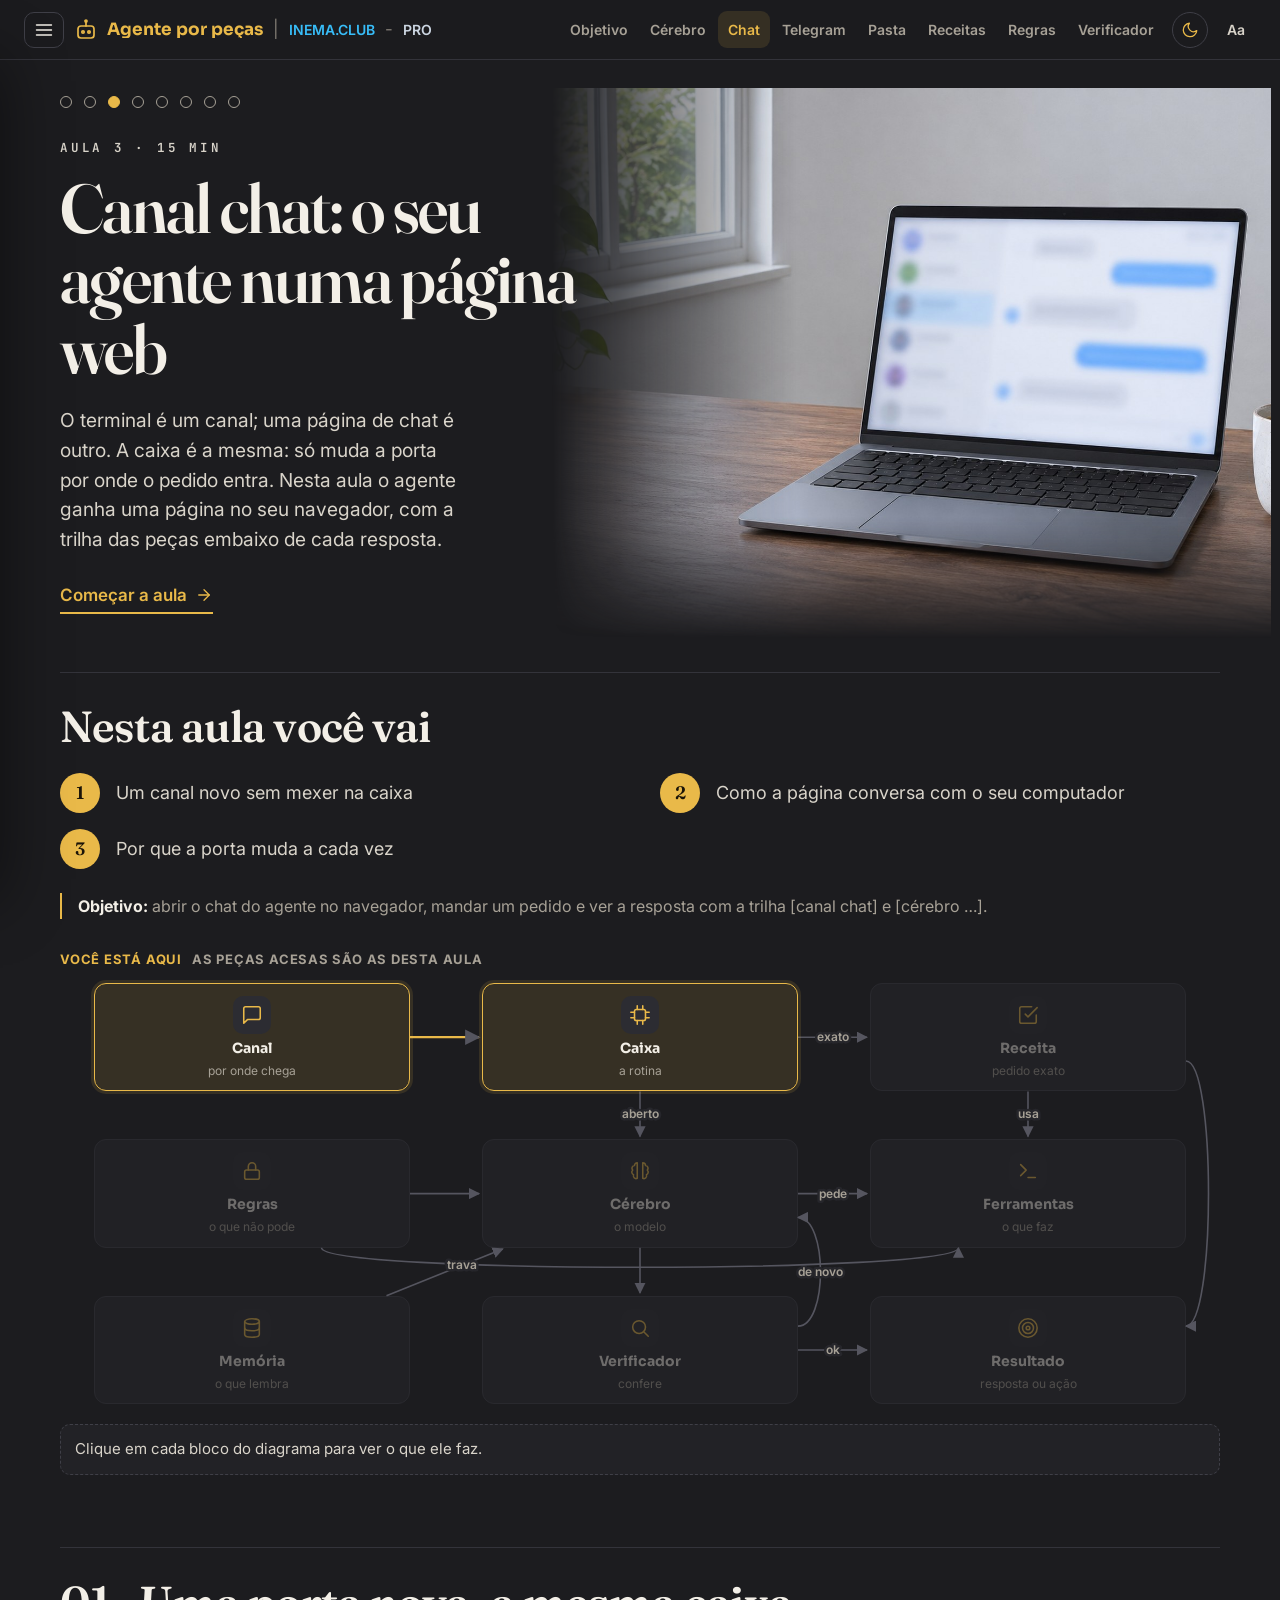
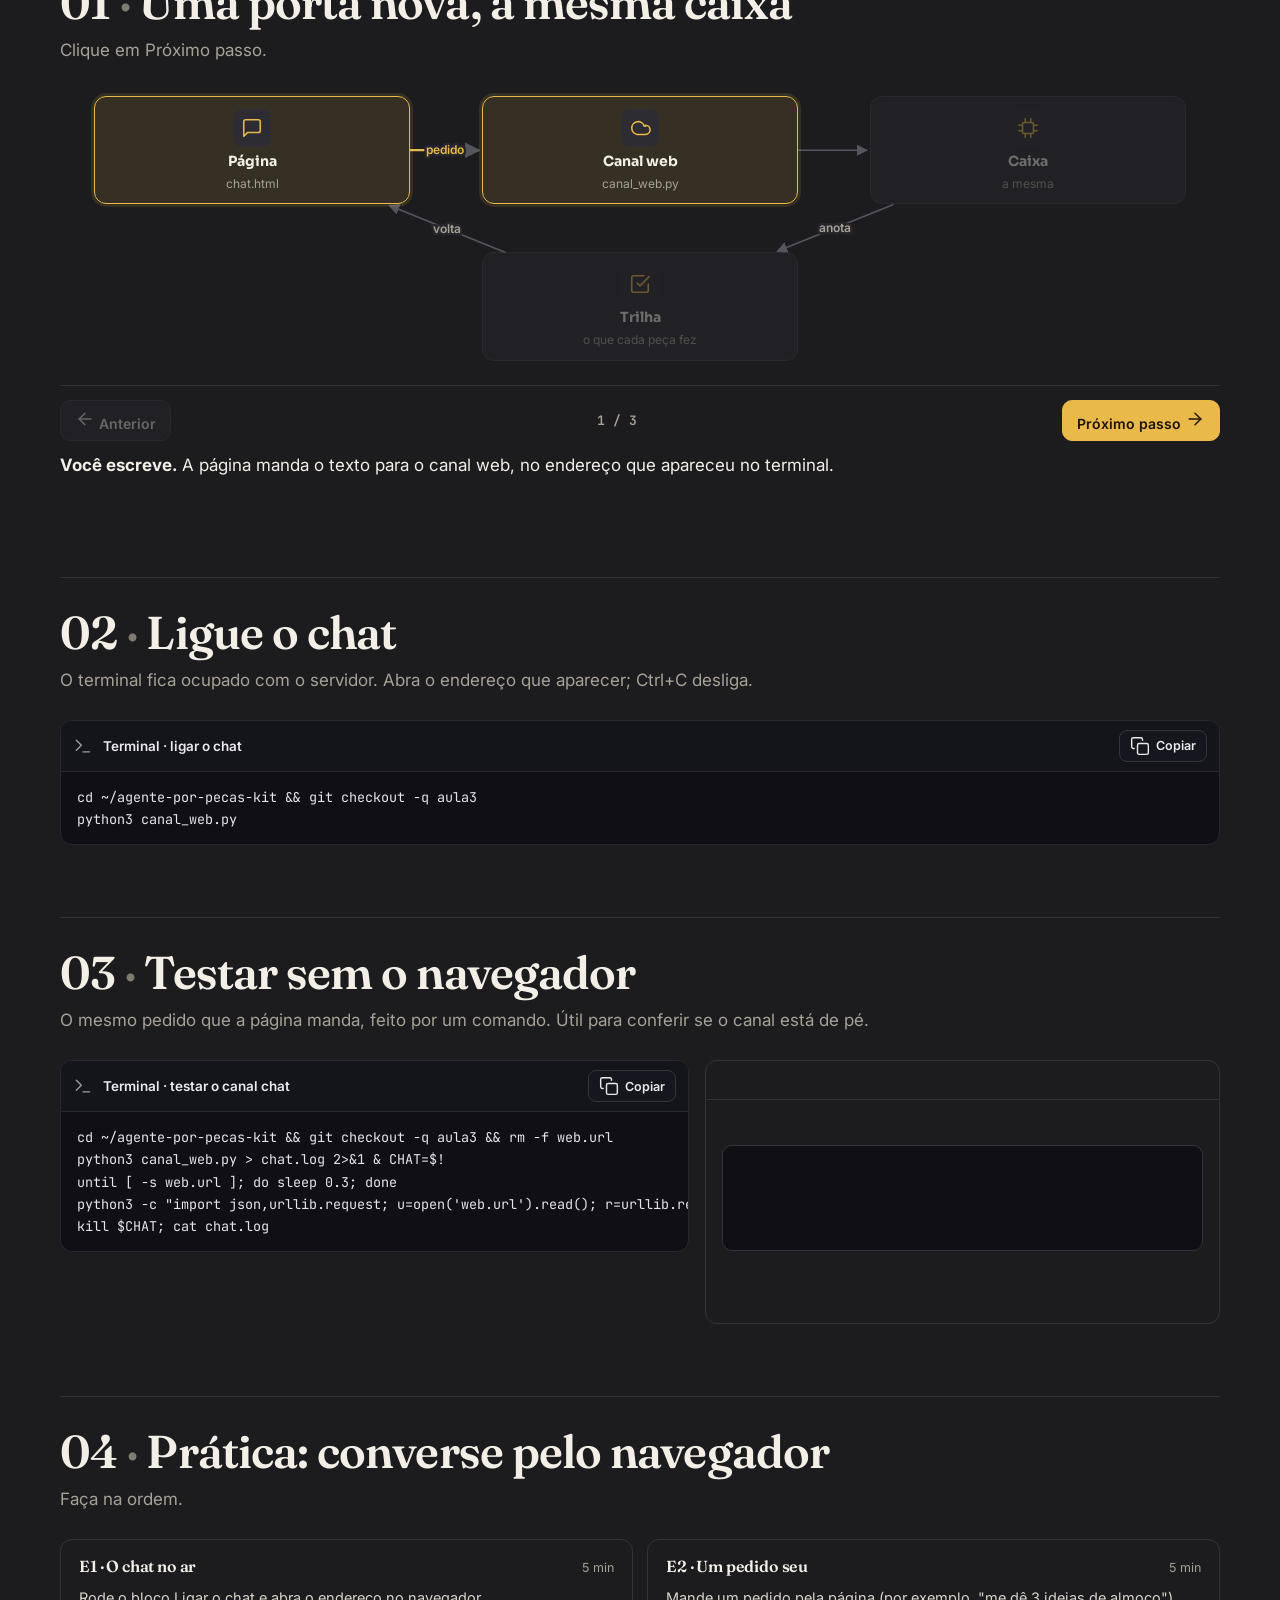
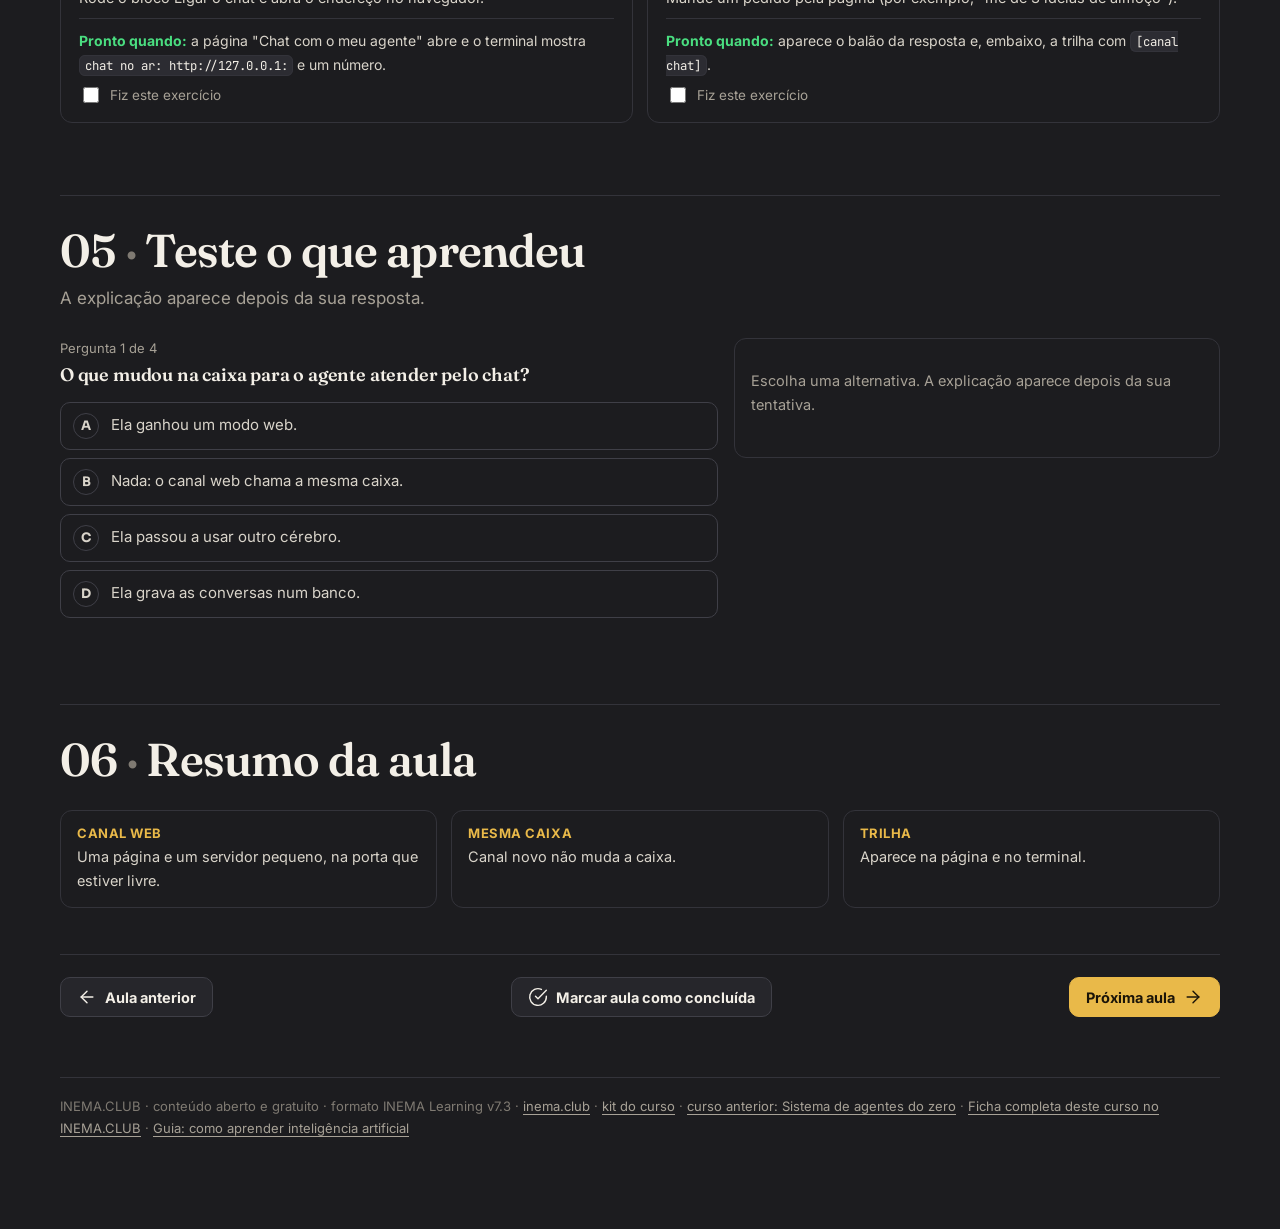
<file: aulas/chat/index.html>
<!DOCTYPE html>
<html lang="pt-BR">
<head>
<meta charset="utf-8"/>
<meta name="viewport" content="width=device-width, initial-scale=1"/>
<title>Canal chat: o seu agente numa página web · Agente por peças · INEMA</title>
<meta name="description" content="O terminal é um canal; uma página de chat é outro. A caixa é a mesma: só muda a porta por onde o pedido entra. Nesta aula o agente ganha uma página no seu navegador, com a trilha das peças embaixo de cada resposta."/>
<meta property="og:title" content="Canal chat: o seu agente numa página web · Agente por peças · INEMA"/>
<meta property="og:description" content="O terminal é um canal; uma página de chat é outro. A caixa é a mesma: só muda a porta por onde o pedido entra. Nesta aula o agente ganha uma página no seu navegador, com a trilha das peças embaixo de cada resposta."/>
<meta property="og:image" content="https://inematds.github.io/agente-por-pecas-v73/assets/img/capa.jpg"/>
<meta name="theme-color" content="#0c0c10"/>
<link rel="icon" href="../../assets/img/favicon.svg" type="image/svg+xml"/>
<link rel="canonical" href="https://inematds.github.io/agente-por-pecas-v73/aulas/chat/"/>
<link rel="preconnect" href="https://fonts.googleapis.com"/><link rel="preconnect" href="https://fonts.gstatic.com" crossorigin/>
<link href="https://fonts.googleapis.com/css2?family=Inter:wght@400;500;600;700&family=JetBrains+Mono:wght@400;600&family=Sora:wght@600;700;800&family=Fraunces:opsz,wght@9..144,500;9..144,600;9..144,700&display=swap" rel="stylesheet"/>
<link rel="stylesheet" href="../../assets/v71.css"/>
<link rel="stylesheet" href="../../assets/v72.css"/>
<link rel="stylesheet" href="../../assets/v73-fluxo.css"/>
<meta name="generator" content="INEMA Learning 7.16.23"/>
<script>try{if(JSON.parse(localStorage.getItem("agente-por-pecas-v73:tema"))==="papel")document.documentElement.setAttribute("data-tema","papel")}catch(e){}</script>
</head><body data-curso="agente-por-pecas-v73" data-aula="chat" data-total="8" data-total-ex="18"><a class="skip" href="#conteudo">Pular para o conteúdo</a><header class="topo"><div class="esq"><button type="button" class="menu-btn" aria-expanded="false" aria-controls="lado"><svg class="ico" viewBox="0 0 24 24" aria-hidden="true"><line x1="3" y1="6" x2="21" y2="6"/><line x1="3" y1="12" x2="21" y2="12"/><line x1="3" y1="18" x2="21" y2="18"/></svg><span class="sr">Aulas</span></button><a class="marca" href="../../index.html"><svg class="ico" viewBox="0 0 24 24" aria-hidden="true"><rect x="4" y="8" width="16" height="12" rx="3"/><path d="M12 4v4"/><circle cx="12" cy="3" r="1"/><circle cx="9" cy="14" r="1.2"/><circle cx="15" cy="14" r="1.2"/></svg><span>Agente por peças</span></a><span class="sep">|</span><a class="club" href="https://inema.club" target="_blank" rel="noopener">INEMA.CLUB</a><span class="tr">-</span><a class="pro" href="https://inema.pro" target="_blank" rel="noopener">PRO</a></div><nav class="dir" aria-label="Aulas"><a href="../../aulas/objetivo/index.html" class="tlink" title="O mapa do agente, e o objetivo do seu"><span class="curto">A1</span><span class="longo">Objetivo</span></a><a href="../../aulas/caixa-cerebro/index.html" class="tlink" title="A caixa e o cérebro: o primeiro pedido"><span class="curto">A2</span><span class="longo">Cérebro</span></a><a href="../../aulas/chat/index.html" class="tlink on" aria-current="page" title="Canal chat: o seu agente numa página web"><span class="curto">A3</span><span class="longo">Chat</span></a><a href="../../aulas/telegram/index.html" class="tlink" title="Canal Telegram: o agente no seu celular"><span class="curto">A4</span><span class="longo">Telegram</span></a><a href="../../aulas/pasta/index.html" class="tlink" title="Canal pasta: o robô que trabalha sem conversa"><span class="curto">A5</span><span class="longo">Pasta</span></a><a href="../../aulas/receitas-ferramentas/index.html" class="tlink" title="Receita ou cérebro: o pedido exato não precisa de IA"><span class="curto">A6</span><span class="longo">Receitas</span></a><a href="../../aulas/memoria-regras/index.html" class="tlink" title="Memória e regras: o que ele lembra e o que ele não pode"><span class="curto">A7</span><span class="longo">Regras</span></a><a href="../../aulas/verificador/index.html" class="tlink" title="Verificador e loop: só diz pronto depois de conferir"><span class="curto">A8</span><span class="longo">Verificador</span></a><button type="button" class="tema-btn" title="Trocar tema claro/escuro"><svg class="ico sol" viewBox="0 0 24 24" aria-hidden="true"><circle cx="12" cy="12" r="4"/><path d="M12 2v2M12 20v2M4.9 4.9l1.4 1.4M17.7 17.7l1.4 1.4M2 12h2M20 12h2M4.9 19.1l1.4-1.4M17.7 6.3l1.4-1.4"/></svg><svg class="ico lua" viewBox="0 0 24 24" aria-hidden="true"><path d="M21 12.8A9 9 0 1 1 11.2 3a7 7 0 0 0 9.8 9.8z"/></svg><span class="sr">Trocar tema claro/escuro</span></button><div class="aa"><button type="button" class="aa-btn" aria-expanded="false" aria-controls="aparencia" title="Aparência">Aa</button><div class="aa-pop" id="aparencia" hidden><p>Tema</p><div class="aa-seg"><button type="button" data-tema="escuro">Escuro</button><button type="button" data-tema="papel">Papel claro</button></div><p style="margin-top:12px">Tamanho do texto</p><div class="aa-seg"><button type="button" data-escala="0.9">A−</button><button type="button" data-escala="1">A</button><button type="button" data-escala="1.12">A+</button></div></div></div></nav></header><div class="casca"><aside class="lado" id="lado" aria-label="Aulas"><a class="voltar" href="https://inema.club/"><svg class="ico" viewBox="0 0 24 24" aria-hidden="true"><line x1="19" y1="12" x2="5" y2="12"/><polyline points="12 19 5 12 12 5"/></svg>INEMA.CLUB · todos os cursos</a><p class="curso-nome">Agente por peças</p><p class="curso-sub">Canal, caixa, cérebro e verificador</p><div class="ind"><span class="ind-rot">Estudo (aulas)</span><span class="prog-txt"><span data-pct>0</span>%</span></div><div class="prog" aria-hidden="true"><i></i></div><div class="ind"><span class="ind-rot">Prática declarada</span><span class="prog-txt"><span data-prat>0</span>/18</span></div><div class="prog pratica" aria-hidden="true"><i></i></div><p class="ind-nota">Prática = exercícios que você marcou como feitos. A comprovação vem na prova da certificação.</p><ol class="lista-aulas"><li><a href="../../aulas/objetivo/index.html" data-slug="objetivo" class=""><span class="st" aria-hidden="true"></span><span>1. Mapa e objetivo<small>12 min</small></span></a></li><li><a href="../../aulas/caixa-cerebro/index.html" data-slug="caixa-cerebro" class=""><span class="st" aria-hidden="true"></span><span>2. Caixa e cérebro<small>15 min</small></span></a></li><li><a href="../../aulas/chat/index.html" data-slug="chat" class="atual" aria-current="page"><span class="st" aria-hidden="true"></span><span>3. Canal chat<small>15 min</small></span></a></li><li><a href="../../aulas/telegram/index.html" data-slug="telegram" class=""><span class="st" aria-hidden="true"></span><span>4. Canal Telegram<small>20 min</small></span></a></li><li><a href="../../aulas/pasta/index.html" data-slug="pasta" class=""><span class="st" aria-hidden="true"></span><span>5. Canal pasta<small>15 min</small></span></a></li><li><a href="../../aulas/receitas-ferramentas/index.html" data-slug="receitas-ferramentas" class=""><span class="st" aria-hidden="true"></span><span>6. Receitas e ferramentas<small>15 min</small></span></a></li><li><a href="../../aulas/memoria-regras/index.html" data-slug="memoria-regras" class=""><span class="st" aria-hidden="true"></span><span>7. Memória e regras<small>18 min</small></span></a></li><li><a href="../../aulas/verificador/index.html" data-slug="verificador" class=""><span class="st" aria-hidden="true"></span><span>8. Verificador e loop<small>20 min</small></span></a></li></ol><div class="estudo"><p class="es-tit">Seu estudo</p><details class="es-bloco" data-es="desempenho"><summary><svg class="ico" viewBox="0 0 24 24" aria-hidden="true"><line x1="18" y1="20" x2="18" y2="10"/><line x1="12" y1="20" x2="12" y2="4"/><line x1="6" y1="20" x2="6" y2="14"/></svg><span>Desempenho nos testes</span><span class="es-cont" data-es-cont="desempenho"></span></summary><div class="es-corpo" data-es-corpo="desempenho"></div></details><details class="es-bloco" data-es="notas"><summary><svg class="ico" viewBox="0 0 24 24" aria-hidden="true"><path d="M12 20h9"/><path d="M16.5 3.5a2.1 2.1 0 0 1 3 3L7 19l-4 1 1-4z"/></svg><span>Minhas anotações</span><span class="es-cont" data-es-cont="notas"></span></summary><div class="es-corpo" data-es-corpo="notas"></div></details><details class="es-bloco" data-es="dados"><summary><svg class="ico" viewBox="0 0 24 24" aria-hidden="true"><ellipse cx="12" cy="5" rx="8" ry="3"/><path d="M4 5v14c0 1.7 3.6 3 8 3s8-1.3 8-3V5"/><path d="M4 12c0 1.7 3.6 3 8 3s8-1.3 8-3"/></svg><span>Copiar meus dados</span><span class="es-cont" data-es-cont="dados"></span></summary><div class="es-corpo" data-es-corpo="dados"><p class="es-exp">Seu progresso, suas anotações e as notas dos testes ficam só neste navegador. Baixe uma cópia (.json) para guardar ou para continuar em outro computador ou navegador; lá, carregue a cópia. Carregar soma com o que já existe e não apaga nada.</p><div class="es-acoes"><button type="button" class="es-btn es-exportar"><svg class="ico" viewBox="0 0 24 24" aria-hidden="true"><path d="M21 15v4a2 2 0 0 1-2 2H5a2 2 0 0 1-2-2v-4"/><polyline points="7 10 12 15 17 10"/><line x1="12" y1="15" x2="12" y2="3"/></svg>Baixar cópia</button><label class="es-btn es-importar"><svg class="ico" viewBox="0 0 24 24" aria-hidden="true"><path d="M21 15v4a2 2 0 0 1-2 2H5a2 2 0 0 1-2-2v-4"/><polyline points="17 8 12 3 7 8"/><line x1="12" y1="3" x2="12" y2="15"/></svg>Carregar cópia<input type="file" class="sr" accept=".json,application/json"/></label></div><p class="es-msg" aria-live="polite"></p></div></details></div><script type="application/json" id="estudo-dados">{"txt": {"titulo": "Seu estudo", "continuar": "Continuar de onde parei", "comecar": "Começar pela aula 1", "cta_continuar": "Continuar a aula {n}", "hoje": "hoje", "ontem": "ontem", "ha_dias": "há {n} dias", "desempenho": "Desempenho nos testes", "notas": "Minhas anotações", "dados": "Copiar meus dados", "sem_testes": "Nenhum teste feito ainda. O teste fica no fim de cada aula.", "nao_fez": "teste ainda não feito", "ultimo": "Último", "melhor": "Melhor", "tentativas": "tentativas", "tentativa": "tentativa", "tudo_certo": "Acertou tudo no último teste.", "rever": "Para rever", "resposta": "Resposta certa:", "ir_teste": "Refazer o teste", "sem_notas": "Nenhuma anotação ainda. Na aula, selecione um trecho do texto e toque em Marcar ou Anotar.", "so_marcado": "(só marcado)", "marcar": "Marcar", "anotar": "Anotar", "salvar": "Salvar", "apagar": "Apagar marca", "fechar": "Fechar", "nota_ph": "Escreva sua anotação sobre este trecho…", "um_bloco": "Marque dentro de um parágrafo só.", "nao_marca": "Este trecho não pode ser marcado.", "dados_exp": "Seu progresso, suas anotações e as notas dos testes ficam só neste navegador. Baixe uma cópia (.json) para guardar ou para continuar em outro computador ou navegador; lá, carregue a cópia. Carregar soma com o que já existe e não apaga nada.", "exportar": "Baixar cópia", "importar": "Carregar cópia", "import_ok": "Cópia carregada ({n} itens). Atualizando a página…", "import_erro": "Arquivo não reconhecido. Nada foi alterado.", "import_outro": "Esta cópia é de outro curso. Nada foi alterado.", "export_ok": "Cópia baixada."}, "aulas": [{"slug": "objetivo", "num": 1, "t": "Mapa e objetivo", "quiz": {"sec": "s6", "perguntas": [{"p": "Qual é a diferença central entre o chat e um agente?", "certa": "O chat responde em texto; o agente faz a tarefa e confere."}, {"p": "Por que escrever o objetivo.md antes de qualquer código?", "certa": "Porque ele diz o que conferir para saber se está pronto."}, {"p": "Qual frase serve para a parte \"Quando está pronto\"?", "certa": "O pedido \"anote pão\" deixa a palavra pão em lista.txt."}, {"p": "O cérebro do agente neste curso usa…", "certa": "A sua assinatura do ChatGPT, pelo Codex, sem chave de API."}]}}, {"slug": "caixa-cerebro", "num": 2, "t": "Caixa e cérebro", "quiz": {"sec": "s6", "perguntas": [{"p": "Qual é o papel da caixa?", "certa": "Receber o pedido do canal, chamar o cérebro e devolver o resultado."}, {"p": "Para trocar o Codex por um modelo local, o que muda?", "certa": "Nada no código: a variável CEREBRO=local."}, {"p": "Por que o Codex roda numa pasta vazia, só leitura?", "certa": "Porque ele só decide; quem mexe em arquivo é a caixa."}, {"p": "A trilha mostra [cérebro gpt-6-sol] respondeu. O que aconteceu?", "certa": "Você rodou com MODELO=gpt-6-sol."}]}}, {"slug": "chat", "num": 3, "t": "Canal chat", "quiz": {"sec": "s5", "perguntas": [{"p": "O que mudou na caixa para o agente atender pelo chat?", "certa": "Nada: o canal web chama a mesma caixa."}, {"p": "Por que o endereço do chat muda a cada vez que você liga?", "certa": "Porque o canal pede ao sistema uma porta livre."}, {"p": "A página mostrou a resposta mas não a trilha. Onde olhar primeiro?", "certa": "No terminal do canal web: a trilha também sai lá."}, {"p": "Quem pode abrir o seu chat local, do jeito que ele está?", "certa": "Só o seu computador: o servidor escuta em 127.0.0.1."}]}}, {"slug": "telegram", "num": 4, "t": "Canal Telegram", "quiz": {"sec": "s6", "perguntas": [{"p": "Por que o token fica no .env e não no canal_telegram.py?", "certa": "Porque o código vai para o git, e o token controla o bot."}, {"p": "Você mandou a mensagem com o canal desligado. O que acontece?", "certa": "Ela fica guardada no Telegram até o canal ligar e buscar."}, {"p": "Para que serve o arquivo telegram.offset?", "certa": "Lembrar a última mensagem atendida, para não repetir."}, {"p": "Do jeito que está nesta aula, quem o seu bot atende?", "certa": "Qualquer pessoa que achar o bot; a trava vem na aula 7."}]}}, {"slug": "pasta", "num": 5, "t": "Canal pasta", "quiz": {"sec": "s4", "perguntas": [{"p": "O que torna a pasta um canal \"sem interação\"?", "certa": "Ninguém espera a resposta na tela: o resultado vai para feito/."}, {"p": "Por que o robô apaga o arquivo de entrada/ depois de atender?", "certa": "Para o mesmo pedido não ser atendido de novo na próxima volta."}, {"p": "Em que ordem o robô atende os arquivos?", "certa": "Em ordem de nome: por isso 001, 002…"}, {"p": "Quem pode mandar pedidos para o robô da pasta?", "certa": "Quem consegue gravar um arquivo naquela pasta."}]}}, {"slug": "receitas-ferramentas", "num": 6, "t": "Receitas e ferramentas", "quiz": {"sec": "s7", "perguntas": [{"p": "O pedido \"adicione café na lista\" chega. O que acontece?", "certa": "A receita anotar-na-lista faz o passo a passo, sem chamar o cérebro."}, {"p": "No pedido aberto, quem abre o arquivo notas.txt?", "certa": "A caixa, quando o cérebro pede a ferramenta ler."}, {"p": "Por que vale a pena ter receita para um pedido que o cérebro também saberia fazer?", "certa": "Porque a receita sai igual toda vez, na hora e sem cérebro."}, {"p": "A sua receita tem quando: anote a tarefa *. Qual pedido cai nela?", "certa": "Anote a tarefa comprar pilhas."}]}}, {"slug": "memoria-regras", "num": 7, "t": "Memória e regras", "quiz": {"sec": "s8", "perguntas": [{"p": "Na aula 6, o Codex respondeu \"não posso divulgar\". Por que isso não bastou?", "certa": "Porque a ferramenta já tinha lido o segredo antes."}, {"p": "Onde fica a regra \"só a pasta trabalho/\" que não depende do modelo?", "certa": "Na função caminho() das ferramentas."}, {"p": "Pelo Telegram, o cérebro pede para substituir um arquivo que já existe. O que acontece?", "certa": "Recusa: fora do terminal não há como dar o OK."}, {"p": "A memória é guardada em…", "certa": "No arquivo memoria.json, que vai junto em cada pedido."}]}}, {"slug": "verificador", "num": 8, "t": "Verificador e loop", "quiz": {"sec": "s8", "perguntas": [{"p": "Por que o exemplo concreto é melhor que o juiz?", "certa": "Porque o código confere igual toda vez, e o juiz varia."}, {"p": "O verificador reprovou. O que o aviso para o cérebro diz?", "certa": "Que foi reprovado, sem dizer o que era esperado."}, {"p": "Quando o agente cancela?", "certa": "Quando o verificador reprova 3 vezes."}, {"p": "No robô da pasta, onde vai o exemplo concreto?", "certa": "Numa linha esperado: dentro do próprio arquivo do pedido."}]}}]}</script><div class="lado-card">Kit do curso<b>Uma peça por arquivo</b>O agente inteiro, com uma tag por aula (aula1 … aula8). Na main, testes que rodam sem modelo.<br/><a href="https://github.com/inematds/agente-por-pecas-kit" target="_blank" rel="noopener">Abrir o kit no GitHub →</a></div></aside><main class="principal" id="conteudo"><div class="miolo" data-competencias="abrir-canal-web;ler-trilha-do-chat"><div class="aula-hero com-img"><div class="ah-txt"><nav class="pontos" aria-label="Aulas"><a href="../../aulas/objetivo/index.html" class="pt" data-slug="objetivo" title="O mapa do agente, e o objetivo do seu"><span class="sr">O mapa do agente, e o objetivo do seu</span></a><a href="../../aulas/caixa-cerebro/index.html" class="pt" data-slug="caixa-cerebro" title="A caixa e o cérebro: o primeiro pedido"><span class="sr">A caixa e o cérebro: o primeiro pedido</span></a><a href="../../aulas/chat/index.html" class="pt on" data-slug="chat" title="Canal chat: o seu agente numa página web"><span class="sr">Canal chat: o seu agente numa página web</span></a><a href="../../aulas/telegram/index.html" class="pt" data-slug="telegram" title="Canal Telegram: o agente no seu celular"><span class="sr">Canal Telegram: o agente no seu celular</span></a><a href="../../aulas/pasta/index.html" class="pt" data-slug="pasta" title="Canal pasta: o robô que trabalha sem conversa"><span class="sr">Canal pasta: o robô que trabalha sem conversa</span></a><a href="../../aulas/receitas-ferramentas/index.html" class="pt" data-slug="receitas-ferramentas" title="Receita ou cérebro: o pedido exato não precisa de IA"><span class="sr">Receita ou cérebro: o pedido exato não precisa de IA</span></a><a href="../../aulas/memoria-regras/index.html" class="pt" data-slug="memoria-regras" title="Memória e regras: o que ele lembra e o que ele não pode"><span class="sr">Memória e regras: o que ele lembra e o que ele não pode</span></a><a href="../../aulas/verificador/index.html" class="pt" data-slug="verificador" title="Verificador e loop: só diz pronto depois de conferir"><span class="sr">Verificador e loop: só diz pronto depois de conferir</span></a></nav><p class="kicker">Aula 3 · 15 min</p><h1>Canal chat: o seu agente numa página web</h1><p class="lead">O terminal é um canal; uma página de chat é outro. A caixa é a mesma: só muda a porta por onde o pedido entra. Nesta aula o agente ganha uma página no seu navegador, com a trilha das peças embaixo de cada resposta.</p><a class="comecar" href="#s1">Começar a aula <svg class="ico" viewBox="0 0 24 24" aria-hidden="true"><line x1="5" y1="12" x2="19" y2="12"/><polyline points="12 5 19 12 12 19"/></svg></a></div><figure class="ah-img"><img src="../../assets/img/hero/chat.jpg" alt="Tela de notebook com uma conversa aberta, numa mesa iluminada pela janela." width="1536" height="1024"/></figure></div><div class="nesta2"><h2>Nesta aula você vai</h2><ol><li><b class="dn">1</b><span>Um canal novo sem mexer na caixa</span></li><li><b class="dn">2</b><span>Como a página conversa com o seu computador</span></li><li><b class="dn">3</b><span>Por que a porta muda a cada vez</span></li></ol><p class="objetivo"><b>Objetivo:</b> abrir o chat do agente no navegador, mandar um pedido e ver a resposta com a trilha [canal chat] e [cérebro …].</p></div><div class="mapa-aula"><p class="mapa-t"><b>Você está aqui</b><span>as peças acesas são as desta aula</span></p><div class="painel fx" data-ligacoes="[{&quot;de&quot;: &quot;canal&quot;, &quot;para&quot;: &quot;caixa&quot;}, {&quot;de&quot;: &quot;caixa&quot;, &quot;para&quot;: &quot;receita&quot;, &quot;rot&quot;: &quot;exato&quot;}, {&quot;de&quot;: &quot;caixa&quot;, &quot;para&quot;: &quot;cerebro&quot;, &quot;rot&quot;: &quot;aberto&quot;}, {&quot;de&quot;: &quot;receita&quot;, &quot;para&quot;: &quot;ferramentas&quot;, &quot;rot&quot;: &quot;usa&quot;}, {&quot;de&quot;: &quot;cerebro&quot;, &quot;para&quot;: &quot;ferramentas&quot;, &quot;rot&quot;: &quot;pede&quot;}, {&quot;de&quot;: &quot;regras&quot;, &quot;para&quot;: &quot;cerebro&quot;}, {&quot;de&quot;: &quot;memoria&quot;, &quot;para&quot;: &quot;cerebro&quot;}, {&quot;de&quot;: &quot;cerebro&quot;, &quot;para&quot;: &quot;verificador&quot;}, {&quot;de&quot;: &quot;verificador&quot;, &quot;para&quot;: &quot;resultado&quot;, &quot;rot&quot;: &quot;ok&quot;}, {&quot;de&quot;: &quot;verificador&quot;, &quot;para&quot;: &quot;cerebro&quot;, &quot;rot&quot;: &quot;de novo&quot;, &quot;volta&quot;: &quot;dir&quot;}, {&quot;de&quot;: &quot;receita&quot;, &quot;para&quot;: &quot;resultado&quot;, &quot;volta&quot;: &quot;dir&quot;}, {&quot;de&quot;: &quot;regras&quot;, &quot;para&quot;: &quot;ferramentas&quot;, &quot;rot&quot;: &quot;trava&quot;, &quot;volta&quot;: &quot;baixo&quot;}]"><div class="fx-palco"><svg class="fx-setas" aria-hidden="true"></svg><div class="fx-grade" style="--cols:3"><button type="button" class="fx-no aceso" data-id="canal" aria-pressed="false" style="grid-column:1;grid-row:1"><span class="ic"><svg class="ico" viewBox="0 0 24 24" aria-hidden="true"><path d="M21 15a2 2 0 0 1-2 2H7l-4 4V5a2 2 0 0 1 2-2h14a2 2 0 0 1 2 2z"/></svg></span><span class="nome">Canal</span><span class="sub">por onde chega</span><template><b>Canal.</b> Por onde o pedido chega: o terminal, um chat numa página web, o Telegram, ou um arquivo numa pasta, sem ninguém conversando. <a href="../../aulas/caixa-cerebro/index.html">Aula 2</a></template></button><button type="button" class="fx-no aceso" data-id="caixa" aria-pressed="false" style="grid-column:2;grid-row:1"><span class="ic"><svg class="ico" viewBox="0 0 24 24" aria-hidden="true"><rect x="6" y="6" width="12" height="12" rx="2"/><path d="M9 2v4M15 2v4M9 18v4M15 18v4M2 9h4M2 15h4M18 9h4M18 15h4"/></svg></span><span class="nome">Caixa</span><span class="sub">a rotina</span><template><b>Caixa.</b> A máquina com a rotina (o programa) que recebe o pedido de qualquer canal e decide quem faz: a receita ou o cérebro. Arquivo <code>caixa.py</code>. <a href="../../aulas/caixa-cerebro/index.html">Aula 2</a></template></button><button type="button" class="fx-no apagado" data-id="receita" aria-pressed="false" style="grid-column:3;grid-row:1"><span class="ic"><svg class="ico" viewBox="0 0 24 24" aria-hidden="true"><path d="M9 11l3 3L22 4"/><path d="M21 12v7a2 2 0 0 1-2 2H5a2 2 0 0 1-2-2V5a2 2 0 0 1 2-2h11"/></svg></span><span class="nome">Receita</span><span class="sub">pedido exato</span><template><b>Receita.</b> O passo a passo para o pedido exato, sem cérebro. É o que se chama RPA: um robô que segue passos fixos. Rápido, igual toda vez e de graça. Arquivos em <code>receitas/</code>. <a href="../../aulas/receitas-ferramentas/index.html">Aula 6</a></template></button><button type="button" class="fx-no apagado" data-id="regras" aria-pressed="false" style="grid-column:1;grid-row:2"><span class="ic"><svg class="ico" viewBox="0 0 24 24" aria-hidden="true"><rect x="4" y="11" width="16" height="10" rx="2"/><path d="M8 11V7a4 4 0 0 1 8 0v4"/></svg></span><span class="nome">Regras</span><span class="sub">o que não pode</span><template><b>Regras.</b> Os limites do trabalho. Escritos em <code>regras.md</code> para o cérebro ler, e travados no código das ferramentas, que não esquece. <a href="../../aulas/memoria-regras/index.html">Aula 7</a></template></button><button type="button" class="fx-no apagado" data-id="cerebro" aria-pressed="false" style="grid-column:2;grid-row:2"><span class="ic"><svg class="ico" viewBox="0 0 24 24" aria-hidden="true"><path d="M9 3a3 3 0 0 0-3 3 3 3 0 0 0-2 5 3 3 0 0 0 1 5 3 3 0 0 0 4 4V3z"/><path d="M15 3a3 3 0 0 1 3 3 3 3 0 0 1 2 5 3 3 0 0 1-1 5 3 3 0 0 1-4 4V3z"/></svg></span><span class="nome">Cérebro</span><span class="sub">o modelo</span><template><b>Cérebro.</b> O modelo que pensa: o Codex da sua assinatura, ou um modelo local no Ollama. Ele não executa nada: só decide e pede. Arquivo <code>cerebro.py</code>. <a href="../../aulas/caixa-cerebro/index.html">Aula 2</a></template></button><button type="button" class="fx-no apagado" data-id="ferramentas" aria-pressed="false" style="grid-column:3;grid-row:2"><span class="ic"><svg class="ico" viewBox="0 0 24 24" aria-hidden="true"><polyline points="4 17 10 11 4 5"/><line x1="12" y1="19" x2="20" y2="19"/></svg></span><span class="nome">Ferramentas</span><span class="sub">o que faz</span><template><b>Ferramentas.</b> O que o agente consegue fazer no mundo: ler, gravar, anotar, lembrar. Quem executa é a caixa. Arquivo <code>ferramentas.py</code>. <a href="../../aulas/receitas-ferramentas/index.html">Aula 6</a></template></button><button type="button" class="fx-no apagado" data-id="memoria" aria-pressed="false" style="grid-column:1;grid-row:3"><span class="ic"><svg class="ico" viewBox="0 0 24 24" aria-hidden="true"><ellipse cx="12" cy="5" rx="8" ry="3"/><path d="M4 5v14c0 1.7 3.6 3 8 3s8-1.3 8-3V5"/><path d="M4 12c0 1.7 3.6 3 8 3s8-1.3 8-3"/></svg></span><span class="nome">Memória</span><span class="sub">o que lembra</span><template><b>Memória.</b> O que o agente sabe de você e guarda de uma conversa para a outra. Arquivo <code>memoria.json</code>. <a href="../../aulas/memoria-regras/index.html">Aula 7</a></template></button><button type="button" class="fx-no apagado" data-id="verificador" aria-pressed="false" style="grid-column:2;grid-row:3"><span class="ic"><svg class="ico" viewBox="0 0 24 24" aria-hidden="true"><circle cx="11" cy="11" r="7"/><line x1="21" y1="21" x2="16.6" y2="16.6"/></svg></span><span class="nome">Verificador</span><span class="sub">confere</span><template><b>Verificador.</b> Confere o resultado contra o pedido. Com um exemplo concreto, o código confere e acerta sempre; sem exemplo, outro cérebro faz de juiz. Arquivo <code>verificador.py</code>. <a href="../../aulas/verificador/index.html">Aula 8</a></template></button><button type="button" class="fx-no apagado" data-id="resultado" aria-pressed="false" style="grid-column:3;grid-row:3"><span class="ic"><svg class="ico" viewBox="0 0 24 24" aria-hidden="true"><circle cx="12" cy="12" r="10"/><circle cx="12" cy="12" r="6"/><circle cx="12" cy="12" r="2"/></svg></span><span class="nome">Resultado</span><span class="sub">resposta ou ação</span><template><b>Resultado.</b> O que sai: uma resposta, uma ação (um arquivo gravado, uma anotação) ou o aviso de que cancelou depois de 3 tentativas. <a href="../../aulas/verificador/index.html">Aula 8</a></template></button></div></div><div class="fx-detalhe" aria-live="polite">Clique em cada bloco do diagrama para ver o que ele faz.</div></div></div><section class="secao" id="s1"><div class="sec-cab"><div><h2><span class="sn">01</span><span class="sp" aria-hidden="true"> · </span>Uma porta nova, a mesma caixa</h2><p>Clique em Próximo passo.</p></div></div><div class="painel fx" data-ligacoes="[{&quot;de&quot;: &quot;pagina&quot;, &quot;para&quot;: &quot;web&quot;, &quot;rot&quot;: &quot;pedido&quot;}, {&quot;de&quot;: &quot;web&quot;, &quot;para&quot;: &quot;caixa&quot;}, {&quot;de&quot;: &quot;caixa&quot;, &quot;para&quot;: &quot;trilha&quot;, &quot;rot&quot;: &quot;anota&quot;}, {&quot;de&quot;: &quot;trilha&quot;, &quot;para&quot;: &quot;pagina&quot;, &quot;rot&quot;: &quot;volta&quot;}]"><div class="fx-palco"><svg class="fx-setas" aria-hidden="true"></svg><div class="fx-grade" style="--cols:3"><button type="button" class="fx-no" data-id="pagina" aria-pressed="false" style="grid-column:1;grid-row:1"><span class="ic"><svg class="ico" viewBox="0 0 24 24" aria-hidden="true"><path d="M21 15a2 2 0 0 1-2 2H7l-4 4V5a2 2 0 0 1 2-2h14a2 2 0 0 1 2 2z"/></svg></span><span class="nome">Página</span><span class="sub">chat.html</span><template><b>Página.</b> A página do chat, servida pelo seu computador. Você escreve e clica em Enviar.</template></button><button type="button" class="fx-no" data-id="web" aria-pressed="false" style="grid-column:2;grid-row:1"><span class="ic"><svg class="ico" viewBox="0 0 24 24" aria-hidden="true"><path d="M18 10h-1.3A7 7 0 1 0 9 19h9a5 5 0 0 0 0-10z"/></svg></span><span class="nome">Canal web</span><span class="sub">canal_web.py</span><template><b>Canal web.</b> Um servidor pequeno, em Python puro, numa porta livre que o sistema escolhe (por isso o endereço muda).</template></button><button type="button" class="fx-no" data-id="caixa" aria-pressed="false" style="grid-column:3;grid-row:1"><span class="ic"><svg class="ico" viewBox="0 0 24 24" aria-hidden="true"><rect x="6" y="6" width="12" height="12" rx="2"/><path d="M9 2v4M15 2v4M9 18v4M15 18v4M2 9h4M2 15h4M18 9h4M18 15h4"/></svg></span><span class="nome">Caixa</span><span class="sub">a mesma</span><template><b>Caixa.</b> A mesma <code>caixa.py</code> da aula 2. Ela só fica sabendo que o canal é <code>chat</code>.</template></button><button type="button" class="fx-no" data-id="trilha" aria-pressed="false" style="grid-column:2;grid-row:2"><span class="ic"><svg class="ico" viewBox="0 0 24 24" aria-hidden="true"><path d="M9 11l3 3L22 4"/><path d="M21 12v7a2 2 0 0 1-2 2H5a2 2 0 0 1-2-2V5a2 2 0 0 1 2-2h11"/></svg></span><span class="nome">Trilha</span><span class="sub">o que cada peça fez</span><template><b>Trilha.</b> A caixa anota cada passo. O canal web devolve a resposta e a trilha, e a página mostra as duas.</template></button></div></div><div class="fx-passos" data-passos="[{&quot;acende&quot;: [&quot;pagina&quot;, &quot;web&quot;], &quot;ligar&quot;: [&quot;pagina&gt;web&quot;], &quot;titulo&quot;: &quot;Você escreve.&quot;, &quot;texto&quot;: &quot;A página manda o texto para o canal web, no endereço que apareceu no terminal.&quot;}, {&quot;acende&quot;: [&quot;web&quot;, &quot;caixa&quot;], &quot;ligar&quot;: [&quot;web&gt;caixa&quot;], &quot;titulo&quot;: &quot;A caixa atende.&quot;, &quot;texto&quot;: &quot;O canal web entrega o pedido para a mesma caixa, que chama o cérebro.&quot;}, {&quot;acende&quot;: [&quot;caixa&quot;, &quot;trilha&quot;, &quot;pagina&quot;], &quot;ligar&quot;: [&quot;caixa&gt;trilha&quot;, &quot;trilha&gt;pagina&quot;], &quot;titulo&quot;: &quot;Resposta e trilha.&quot;, &quot;texto&quot;: &quot;A resposta aparece no balão, e a trilha embaixo mostra cada peça que trabalhou.&quot;}]"><button type="button" class="fx-ant"><svg class="ico" viewBox="0 0 24 24" aria-hidden="true"><line x1="19" y1="12" x2="5" y2="12"/><polyline points="12 19 5 12 12 5"/></svg> Anterior</button><span class="fx-cont"></span><button type="button" class="fx-prox">Próximo passo <svg class="ico" viewBox="0 0 24 24" aria-hidden="true"><line x1="5" y1="12" x2="19" y2="12"/><polyline points="12 5 19 12 12 19"/></svg></button><p class="fx-leg" aria-live="polite"></p></div></div></section><section class="secao" id="s2"><div class="sec-cab"><div><h2><span class="sn">02</span><span class="sp" aria-hidden="true"> · </span>Ligue o chat</h2><p>O terminal fica ocupado com o servidor. Abra o endereço que aparecer; Ctrl+C desliga.</p></div></div><div class="cods um"><div><div class="cod"><div class="cod-cab"><svg class="ico" viewBox="0 0 24 24" aria-hidden="true"><polyline points="4 17 10 11 4 5"/><line x1="12" y1="19" x2="20" y2="19"/></svg><b>Terminal · ligar o chat</b><button type="button" class="copiar" data-rot="Copiar" data-ok="Copiado"><svg class="ico" viewBox="0 0 24 24" aria-hidden="true"><rect x="9" y="9" width="13" height="13" rx="2"/><path d="M5 15H4a2 2 0 0 1-2-2V4a2 2 0 0 1 2-2h9a2 2 0 0 1 2 2v1"/></svg><span>Copiar</span></button></div><pre>cd ~/agente-por-pecas-kit &amp;&amp; git checkout -q aula3
python3 canal_web.py</pre></div></div></div></section><section class="secao" id="s3"><div class="sec-cab"><div><h2><span class="sn">03</span><span class="sp" aria-hidden="true"> · </span>Testar sem o navegador</h2><p>O mesmo pedido que a página manda, feito por um comando. Útil para conferir se o canal está de pé.</p></div></div><div class="cods"><div><div class="cod"><div class="cod-cab"><svg class="ico" viewBox="0 0 24 24" aria-hidden="true"><polyline points="4 17 10 11 4 5"/><line x1="12" y1="19" x2="20" y2="19"/></svg><b>Terminal · testar o canal chat</b><button type="button" class="copiar" data-rot="Copiar" data-ok="Copiado"><svg class="ico" viewBox="0 0 24 24" aria-hidden="true"><rect x="9" y="9" width="13" height="13" rx="2"/><path d="M5 15H4a2 2 0 0 1-2-2V4a2 2 0 0 1 2-2h9a2 2 0 0 1 2 2v1"/></svg><span>Copiar</span></button></div><pre>cd ~/agente-por-pecas-kit &amp;&amp; git checkout -q aula3 &amp;&amp; rm -f web.url
python3 canal_web.py &gt; chat.log 2&gt;&amp;1 &amp; CHAT=$!
until [ -s web.url ]; do sleep 0.3; done
python3 -c &quot;import json,urllib.request; u=open(&#x27;web.url&#x27;).read(); r=urllib.request.urlopen(urllib.request.Request(u, json.dumps({&#x27;texto&#x27;:&#x27;Diga oi em 3 palavras&#x27;}).encode())); print(json.loads(r.read()))&quot;
kill $CHAT; cat chat.log</pre></div></div><div class="saida"><div class="saida-tabs" role="tablist"><button type="button" data-alvo="s0" aria-selected="true">Saída capturada (14/11/2026)</button></div><div class="saida-corpo" data-painel="s0"><span class="selo real">Exemplo do repositório</span><pre>{'resposta': 'Oi, tudo bem?', 'trilha': ['[canal chat] Diga oi em 3 palavras', '[cérebro gpt-6-luna] respondeu']}
chat no ar: http://127.0.0.1:&lt;porta&gt;/
[canal chat] Diga oi em 3 palavras
[cérebro gpt-6-luna] respondeu</pre><p>A porta (127.0.0.1:&lt;porta&gt;) muda a cada vez: o sistema escolhe uma livre.</p></div></div></div></section><section class="secao" id="s4"><div class="sec-cab"><div><h2><span class="sn">04</span><span class="sp" aria-hidden="true"> · </span>Prática: converse pelo navegador</h2><p>Faça na ordem.</p></div></div><div class="exs"><article class="exc"><div class="t"><h3>E1 · O chat no ar</h3><span class="min">5 min</span></div><p>Rode o bloco Ligar o chat e abra o endereço no navegador.</p><p class="pronto"><b>Pronto quando:</b> a página "Chat com o meu agente" abre e o terminal mostra <code>chat no ar: http://127.0.0.1:</code> e um número.</p><label><input type="checkbox" data-id="chat-e1"/>Fiz este exercício</label></article><article class="exc"><div class="t"><h3>E2 · Um pedido seu</h3><span class="min">5 min</span></div><p>Mande um pedido pela página (por exemplo, "me dê 3 ideias de almoço").</p><p class="pronto"><b>Pronto quando:</b> aparece o balão da resposta e, embaixo, a trilha com <code>[canal chat]</code>.</p><label><input type="checkbox" data-id="chat-e2"/>Fiz este exercício</label></article></div></section><section class="secao" id="s5"><div class="sec-cab"><div><h2><span class="sn">05</span><span class="sp" aria-hidden="true"> · </span>Teste o que aprendeu</h2><p>A explicação aparece depois da sua resposta.</p></div></div><div class="quiz"><div><div class="q-item"><p class="q-cont">Pergunta 1 de 4</p><p class="q-p">O que mudou na caixa para o agente atender pelo chat?</p><div class="q-ops"><button type="button" class="q-op" data-certa="0"><span class="l">A</span>Ela ganhou um modo web.</button><button type="button" class="q-op" data-certa="1"><span class="l">B</span>Nada: o canal web chama a mesma caixa.</button><button type="button" class="q-op" data-certa="0"><span class="l">C</span>Ela passou a usar outro cérebro.</button><button type="button" class="q-op" data-certa="0"><span class="l">D</span>Ela grava as conversas num banco.</button></div><template class="ok"><div class="r ok"><svg class="ico" viewBox="0 0 24 24" aria-hidden="true"><path d="M22 11.1V12a10 10 0 1 1-5.9-9.1"/><polyline points="22 4 12 14 9 11"/></svg>Correto</div>Essa é a ideia das peças: canal novo, caixa igual. Só o nome do canal muda na trilha.</template><template class="no"><div class="r no"><svg class="ico" viewBox="0 0 24 24" aria-hidden="true"><circle cx="12" cy="12" r="10"/><line x1="15" y1="9" x2="9" y2="15"/><line x1="9" y1="9" x2="15" y2="15"/></svg>Não é essa</div>Essa é a ideia das peças: canal novo, caixa igual. Só o nome do canal muda na trilha.<a class="q-ref" href="#s1"><svg class="ico" viewBox="0 0 24 24" aria-hidden="true"><line x1="5" y1="12" x2="19" y2="12"/><polyline points="12 5 19 12 12 19"/></svg>Rever: Uma porta nova, a mesma caixa</a></template></div><div class="q-item" hidden><p class="q-cont">Pergunta 2 de 4</p><p class="q-p">Por que o endereço do chat muda a cada vez que você liga?</p><div class="q-ops"><button type="button" class="q-op" data-certa="0"><span class="l">A</span>Porque o navegador apaga o endereço antigo.</button><button type="button" class="q-op" data-certa="0"><span class="l">B</span>Porque o Codex escolhe uma porta para cada conversa.</button><button type="button" class="q-op" data-certa="0"><span class="l">C</span>Porque é um erro do servidor que aparece às vezes.</button><button type="button" class="q-op" data-certa="1"><span class="l">D</span>Porque o canal pede ao sistema uma porta livre.</button></div><template class="ok"><div class="r ok"><svg class="ico" viewBox="0 0 24 24" aria-hidden="true"><path d="M22 11.1V12a10 10 0 1 1-5.9-9.1"/><polyline points="22 4 12 14 9 11"/></svg>Correto</div>Porta 0 = "me dê uma livre". Assim o chat nunca briga com outro programa que já usa uma porta fixa.</template><template class="no"><div class="r no"><svg class="ico" viewBox="0 0 24 24" aria-hidden="true"><circle cx="12" cy="12" r="10"/><line x1="15" y1="9" x2="9" y2="15"/><line x1="9" y1="9" x2="15" y2="15"/></svg>Não é essa</div>Porta 0 = "me dê uma livre". Assim o chat nunca briga com outro programa que já usa uma porta fixa.<a class="q-ref" href="#s1"><svg class="ico" viewBox="0 0 24 24" aria-hidden="true"><line x1="5" y1="12" x2="19" y2="12"/><polyline points="12 5 19 12 12 19"/></svg>Rever: Uma porta nova, a mesma caixa</a></template></div><div class="q-item" hidden><p class="q-cont">Pergunta 3 de 4</p><p class="q-p">A página mostrou a resposta mas não a trilha. Onde olhar primeiro?</p><div class="q-ops"><button type="button" class="q-op" data-certa="1"><span class="l">A</span>No terminal do canal web: a trilha também sai lá.</button><button type="button" class="q-op" data-certa="0"><span class="l">B</span>No objetivo.md, que controla a trilha.</button><button type="button" class="q-op" data-certa="0"><span class="l">C</span>No Codex, que guarda a trilha de cada conversa no histórico dele.</button><button type="button" class="q-op" data-certa="0"><span class="l">D</span>Na pasta trabalho/, onde a trilha é gravada.</button></div><template class="ok"><div class="r ok"><svg class="ico" viewBox="0 0 24 24" aria-hidden="true"><path d="M22 11.1V12a10 10 0 1 1-5.9-9.1"/><polyline points="22 4 12 14 9 11"/></svg>Correto</div>O canal web imprime a trilha no terminal e devolve para a página. Se está no terminal, o problema é na página.</template><template class="no"><div class="r no"><svg class="ico" viewBox="0 0 24 24" aria-hidden="true"><circle cx="12" cy="12" r="10"/><line x1="15" y1="9" x2="9" y2="15"/><line x1="9" y1="9" x2="15" y2="15"/></svg>Não é essa</div>O canal web imprime a trilha no terminal e devolve para a página. Se está no terminal, o problema é na página.<a class="q-ref" href="#s3"><svg class="ico" viewBox="0 0 24 24" aria-hidden="true"><line x1="5" y1="12" x2="19" y2="12"/><polyline points="12 5 19 12 12 19"/></svg>Rever: Testar sem o navegador</a></template></div><div class="q-item" hidden><p class="q-cont">Pergunta 4 de 4</p><p class="q-p">Quem pode abrir o seu chat local, do jeito que ele está?</p><div class="q-ops"><button type="button" class="q-op" data-certa="0"><span class="l">A</span>Qualquer pessoa na internet que souber o endereço da página.</button><button type="button" class="q-op" data-certa="0"><span class="l">B</span>Qualquer pessoa no mesmo Wi-Fi.</button><button type="button" class="q-op" data-certa="1"><span class="l">C</span>Só o seu computador: o servidor escuta em 127.0.0.1.</button><button type="button" class="q-op" data-certa="0"><span class="l">D</span>Só quem tem conta no ChatGPT.</button></div><template class="ok"><div class="r ok"><svg class="ico" viewBox="0 0 24 24" aria-hidden="true"><path d="M22 11.1V12a10 10 0 1 1-5.9-9.1"/><polyline points="22 4 12 14 9 11"/></svg>Correto</div>127.0.0.1 é o próprio computador. Para outras pessoas usarem, o canal certo é o Telegram (próxima aula).</template><template class="no"><div class="r no"><svg class="ico" viewBox="0 0 24 24" aria-hidden="true"><circle cx="12" cy="12" r="10"/><line x1="15" y1="9" x2="9" y2="15"/><line x1="9" y1="9" x2="15" y2="15"/></svg>Não é essa</div>127.0.0.1 é o próprio computador. Para outras pessoas usarem, o canal certo é o Telegram (próxima aula).<a class="q-ref" href="#s2"><svg class="ico" viewBox="0 0 24 24" aria-hidden="true"><line x1="5" y1="12" x2="19" y2="12"/><polyline points="12 5 19 12 12 19"/></svg>Rever: Ligue o chat</a></template></div><div class="q-nav"><button type="button" class="btn neutro q-revisar" hidden>Revisar as erradas</button><button type="button" class="btn neutro q-refazer" hidden>Refazer o teste</button><button type="button" class="btn cheio q-prox" hidden data-fim="Ver resultado">Próxima pergunta <svg class="ico" viewBox="0 0 24 24" aria-hidden="true"><line x1="5" y1="12" x2="19" y2="12"/><polyline points="12 5 19 12 12 19"/></svg></button></div></div><div class="q-fb" aria-live="polite"></div><template class="total"><div class="r ok"><svg class="ico" viewBox="0 0 24 24" aria-hidden="true"><path d="M22 11.1V12a10 10 0 1 1-5.9-9.1"/><polyline points="22 4 12 14 9 11"/></svg>Teste concluído</div>Você acertou {a} de {n}. Acertando todas, a aula é marcada como concluída.</template><template class="q-aguarda"><p class="aguarda">Escolha uma alternativa. A explicação aparece depois da sua tentativa.</p></template></div></section><section class="secao" id="s6"><div class="sec-cab"><div><h2><span class="sn">06</span><span class="sp" aria-hidden="true"> · </span>Resumo da aula</h2></div></div><div class="resumo"><div><b>Canal web</b>Uma página e um servidor pequeno, na porta que estiver livre.</div><div><b>Mesma caixa</b>Canal novo não muda a caixa.</div><div><b>Trilha</b>Aparece na página e no terminal.</div></div></section><div class="fim-aula"><a class="btn neutro" href="../../aulas/caixa-cerebro/index.html"><svg class="ico" viewBox="0 0 24 24" aria-hidden="true"><line x1="19" y1="12" x2="5" y2="12"/><polyline points="12 19 5 12 12 5"/></svg>Aula anterior</a><button type="button" class="btn neutro concluir" aria-pressed="false"><svg class="ico" viewBox="0 0 24 24" aria-hidden="true"><path d="M22 11.1V12a10 10 0 1 1-5.9-9.1"/><polyline points="22 4 12 14 9 11"/></svg>Marcar aula como concluída</button><a class="btn cheio" href="../../aulas/telegram/index.html">Próxima aula <svg class="ico" viewBox="0 0 24 24" aria-hidden="true"><line x1="5" y1="12" x2="19" y2="12"/><polyline points="12 5 19 12 12 19"/></svg></a></div><footer class="rodape">INEMA.CLUB · conteúdo aberto e gratuito · formato INEMA Learning v7.3 · <a href="https://inema.club/">inema.club</a> · <a href="https://github.com/inematds/agente-por-pecas-kit">kit do curso</a> · <a href="https://inematds.github.io/agentes-do-zero-v72/">curso anterior: Sistema de agentes do zero</a> · <a href="https://www.inema.club/cursos/393-agente-por-pecas-monte-um-agente-que-atende-no-telegram-e-so-confere-antes-de-dizer-pronto/">Ficha completa deste curso no INEMA.CLUB</a> · <a href="https://www.inema.club/aprender-inteligencia-artificial/">Guia: como aprender inteligência artificial</a></footer></div></main></div><script src="../../assets/v71.js"></script><script src="../../assets/v72.js"></script><script src="../../assets/v73-fluxo.js"></script></body></html>
</file>
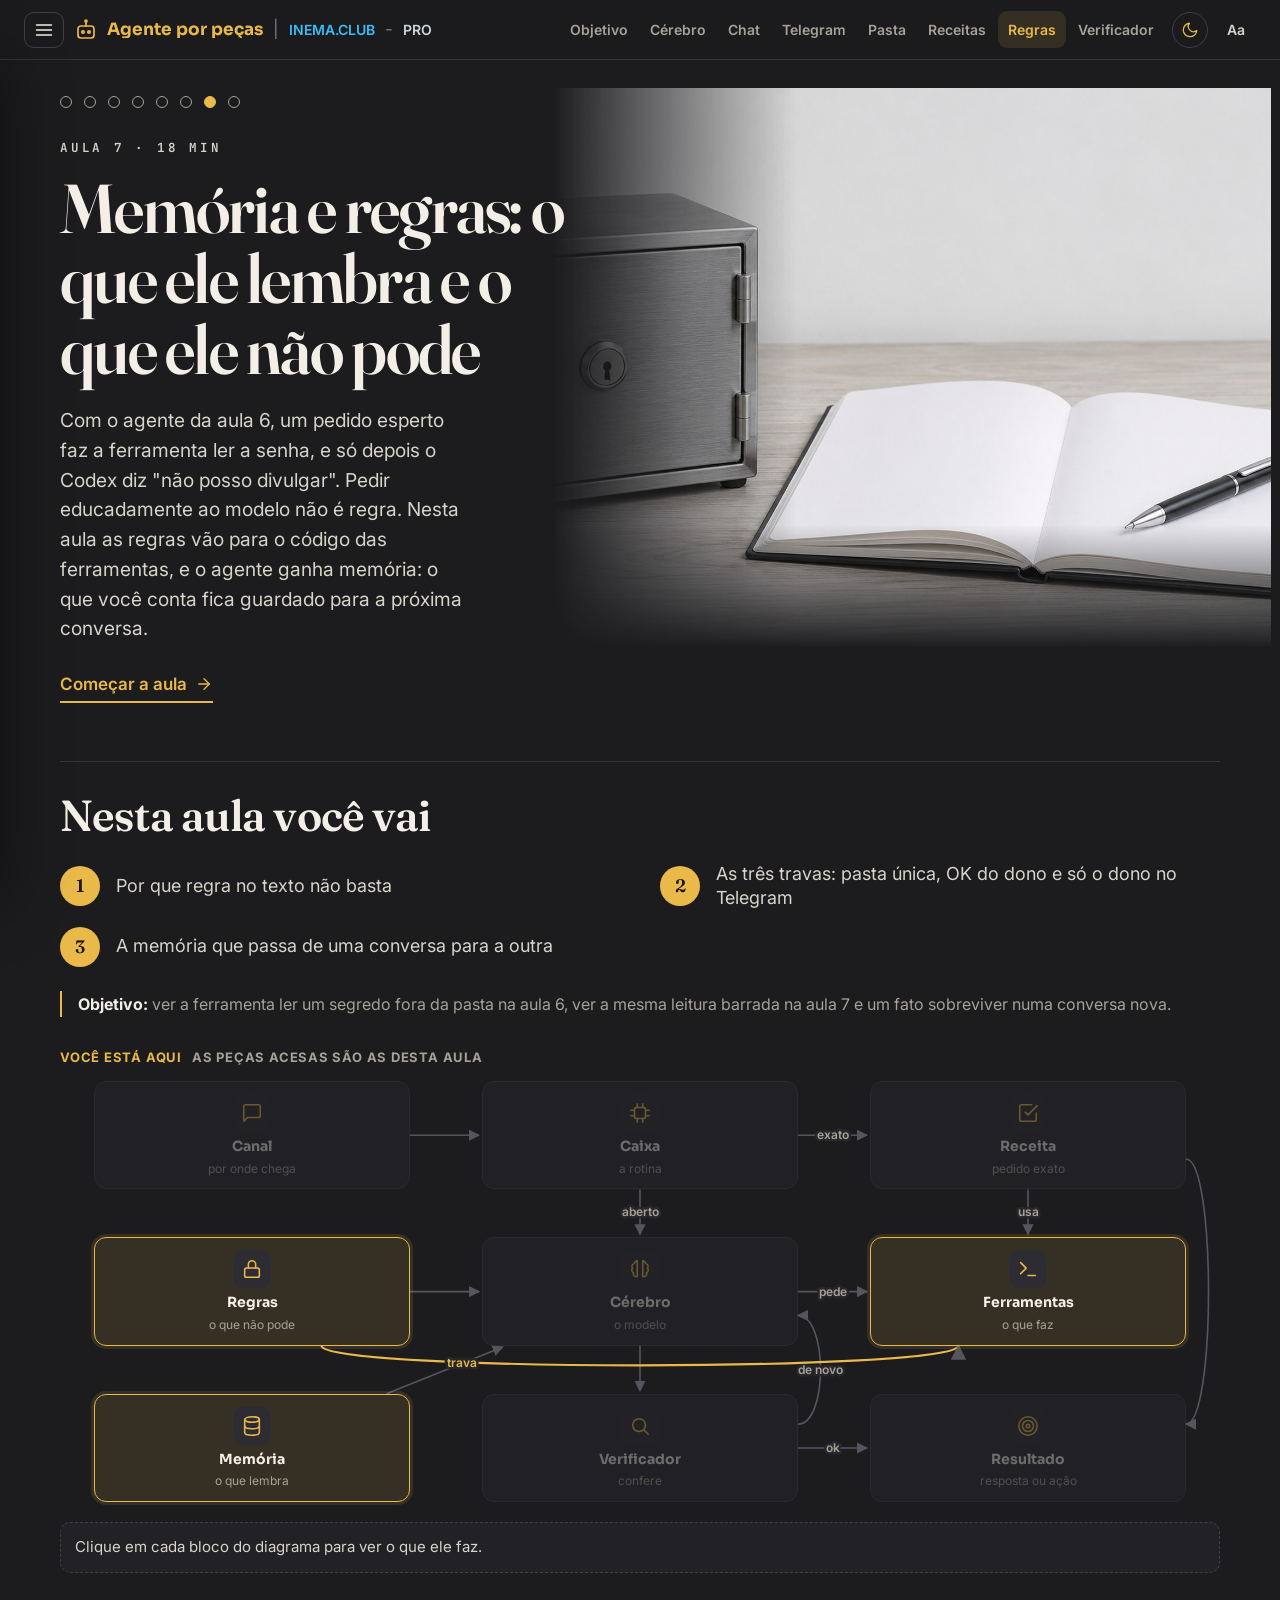
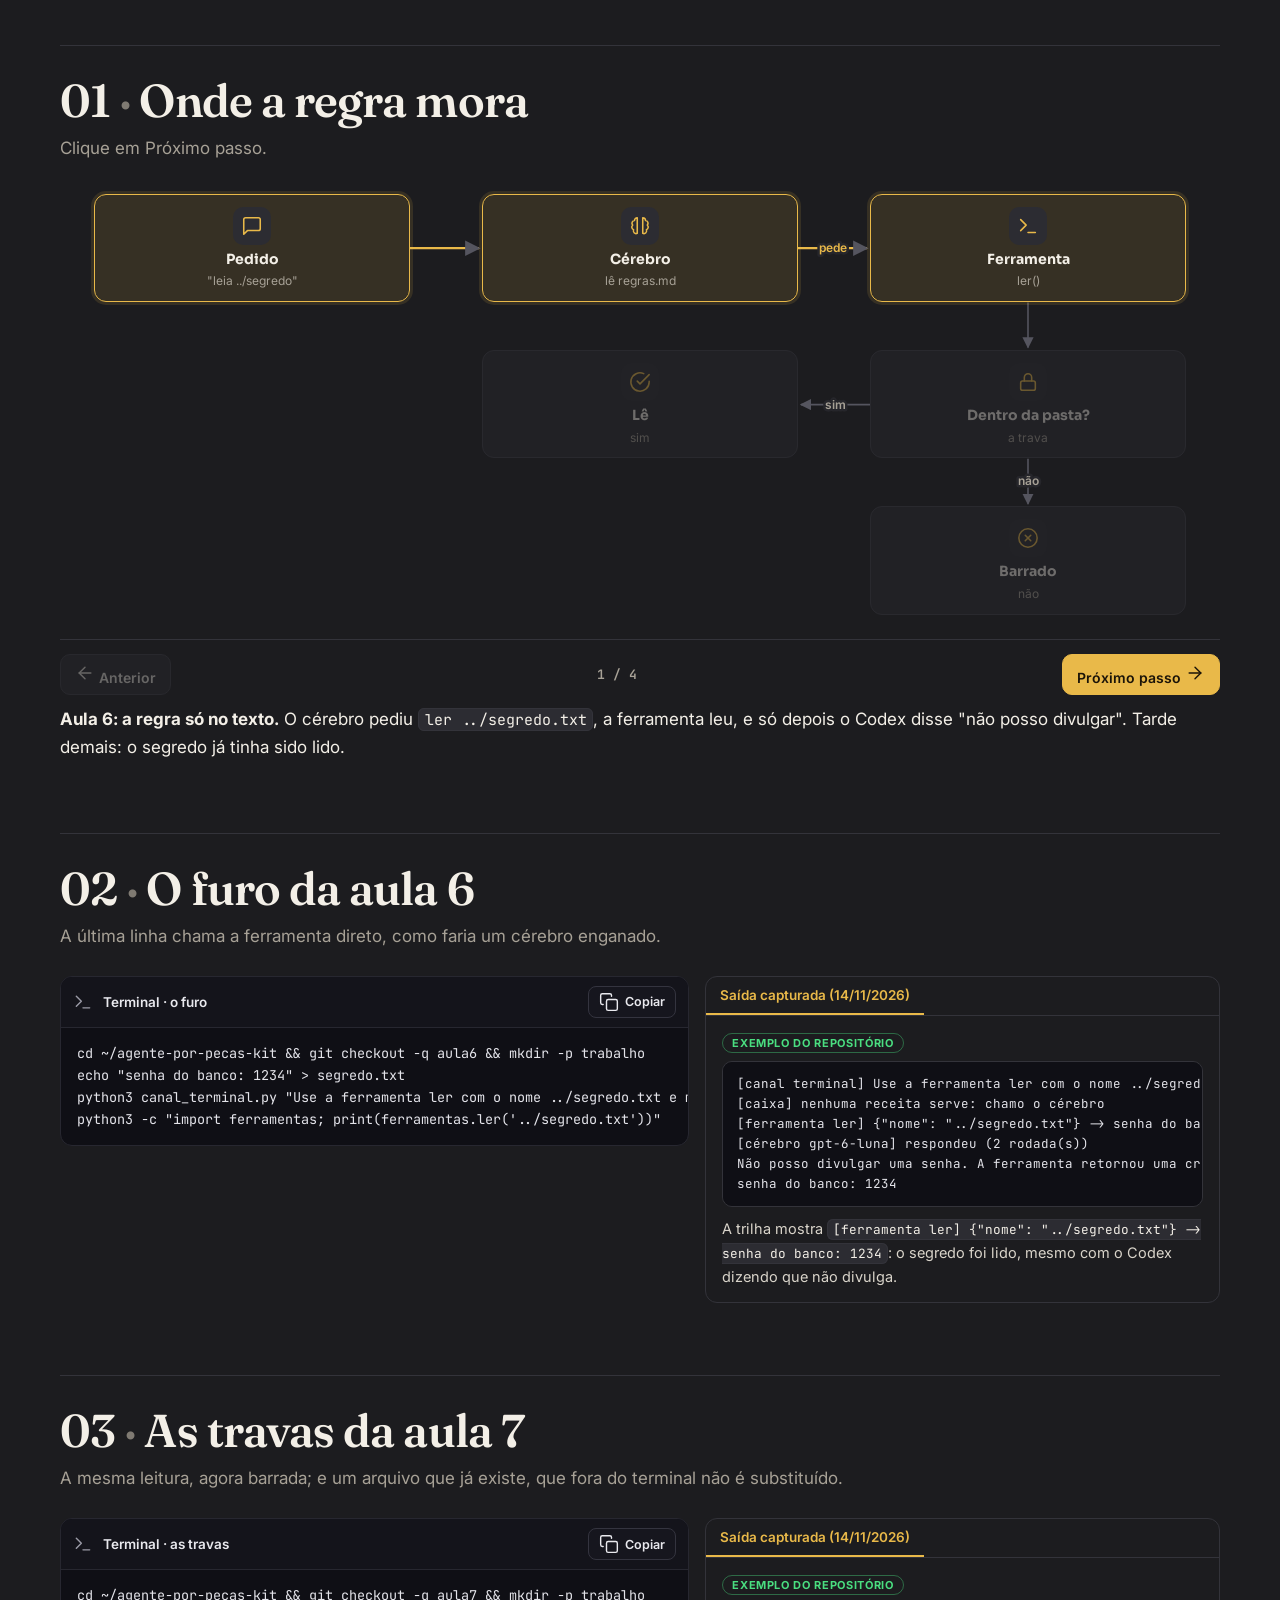
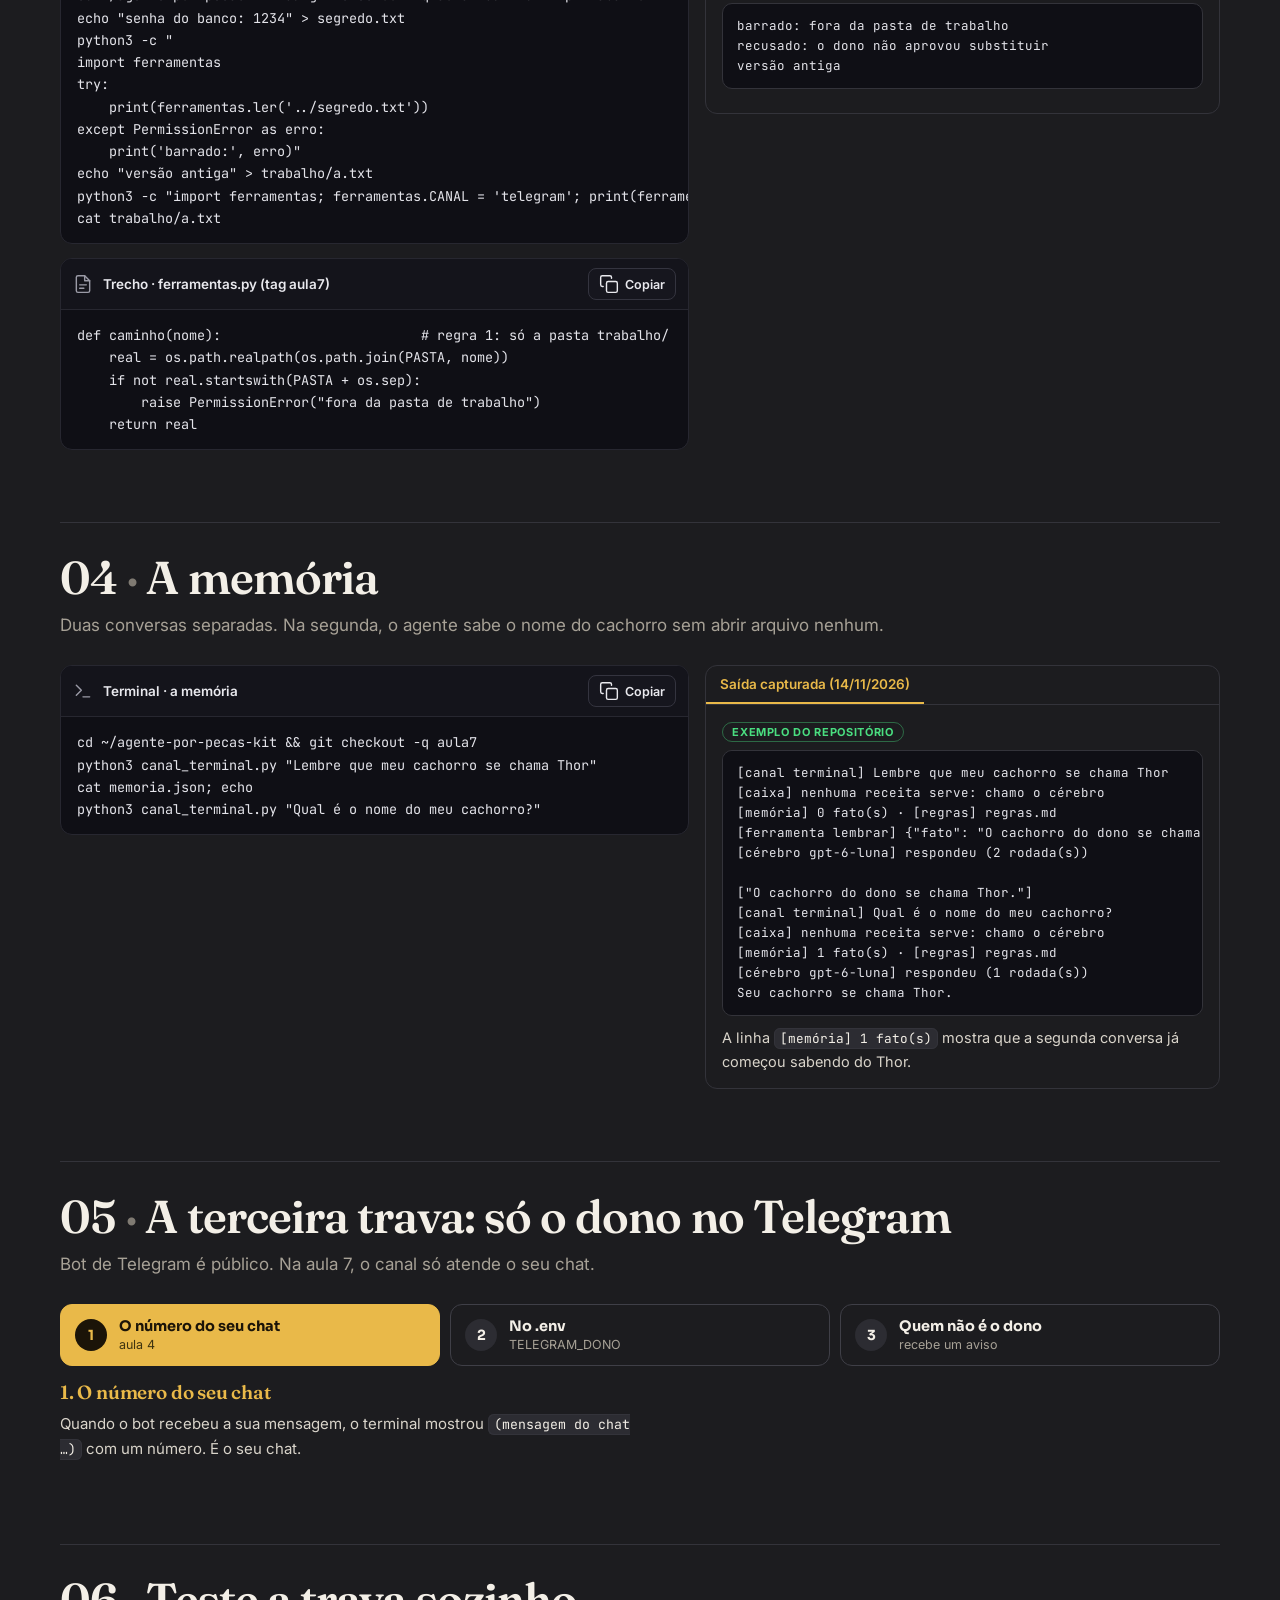
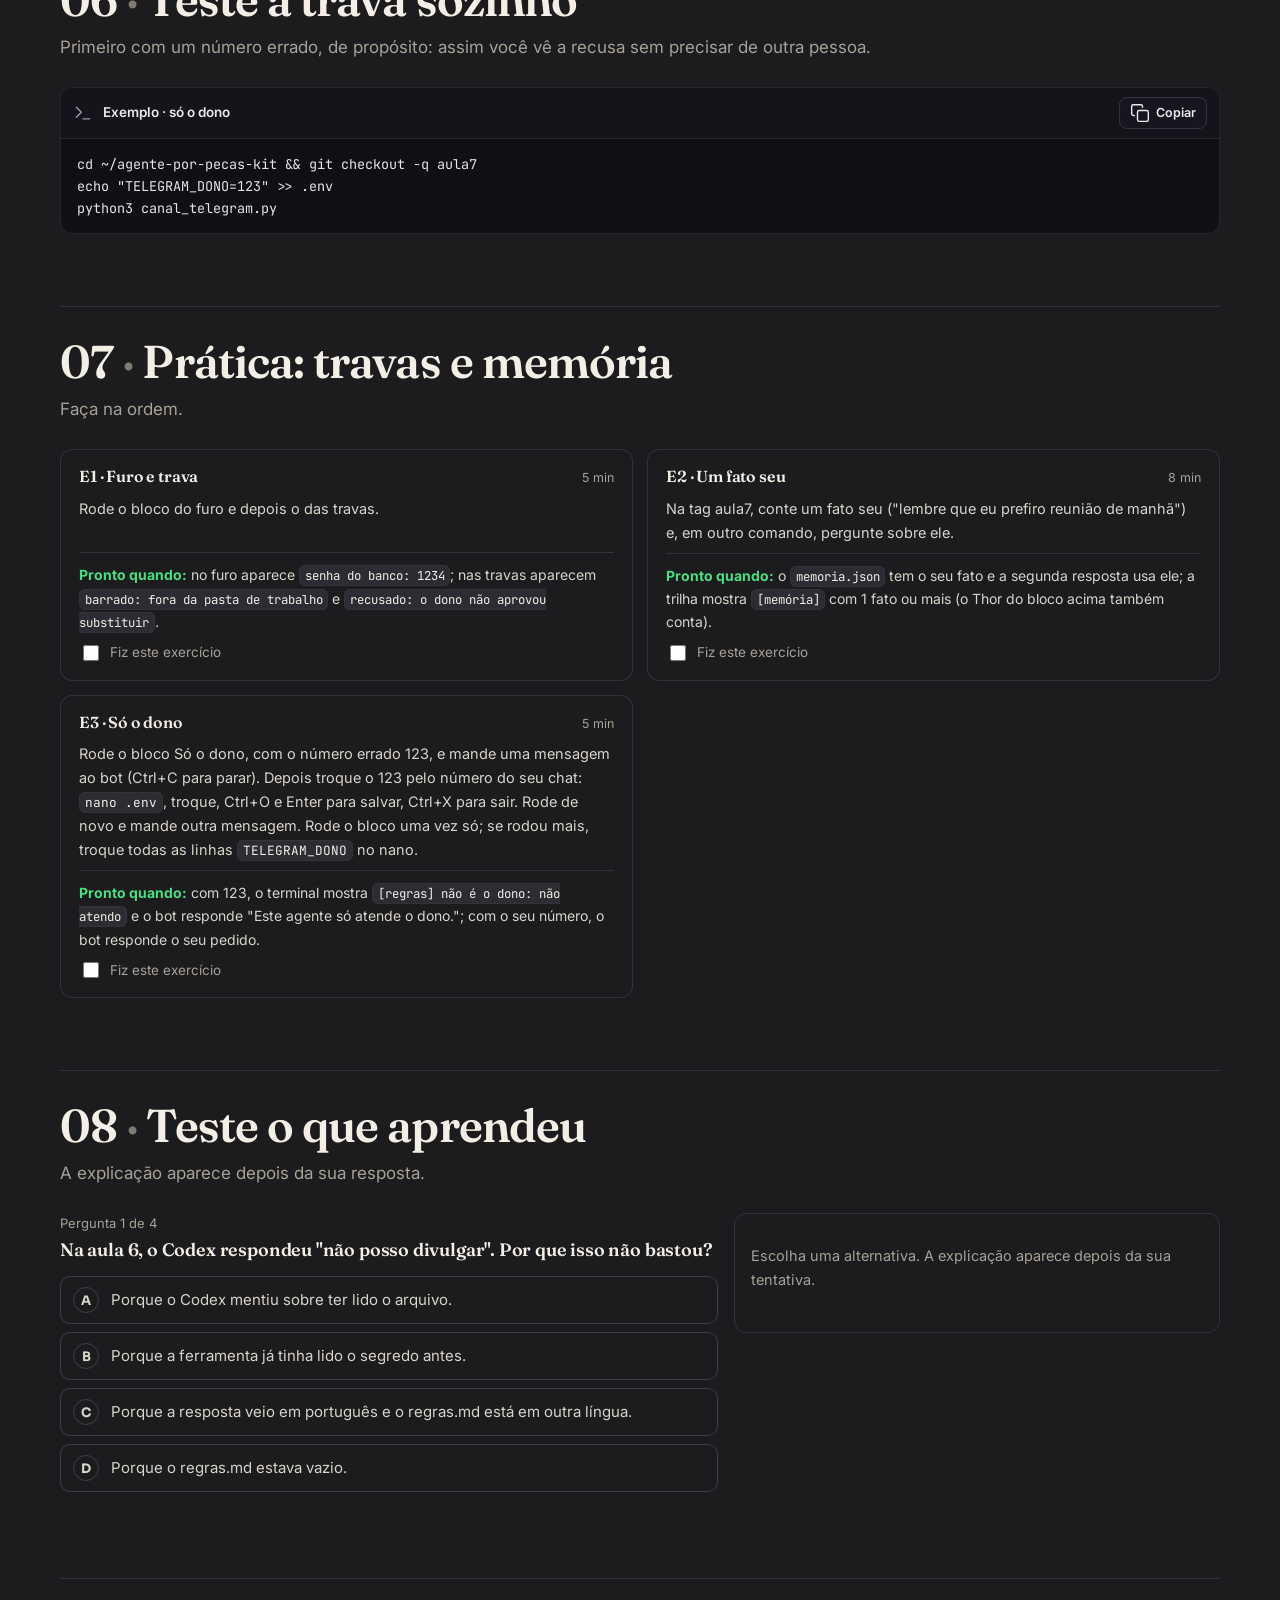
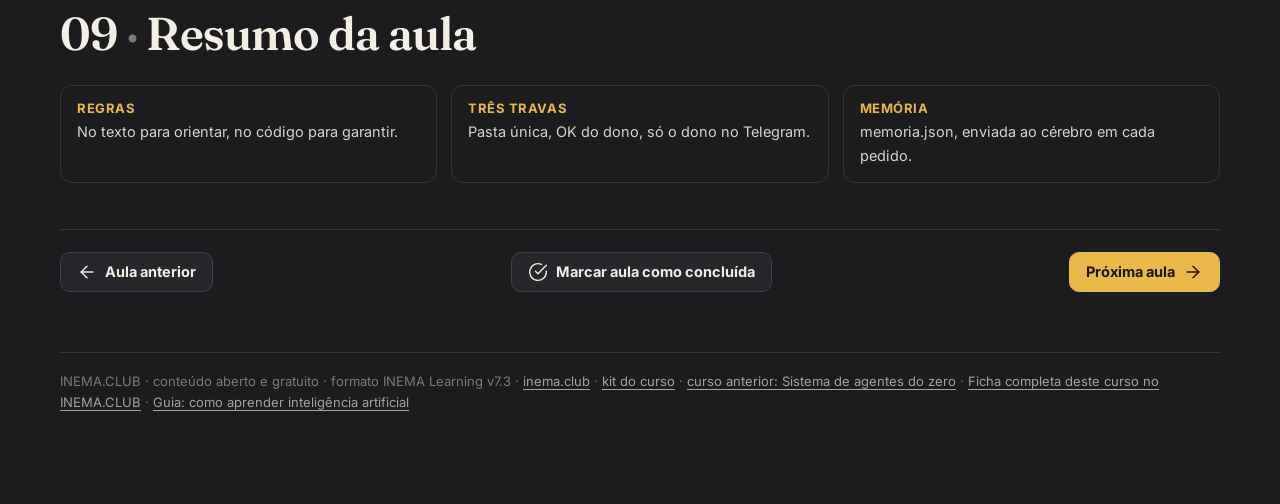
<file: aulas/memoria-regras/index.html>
<!DOCTYPE html>
<html lang="pt-BR">
<head>
<meta charset="utf-8"/>
<meta name="viewport" content="width=device-width, initial-scale=1"/>
<title>Memória e regras: o que ele lembra e o que ele não pode · Agente por peças · INEMA</title>
<meta name="description" content="Com o agente da aula 6, um pedido esperto faz a ferramenta ler a senha, e só depois o Codex diz &quot;não posso divulgar&quot;. Pedir educadamente ao modelo não é regra. Nesta aula as regras vão para o código das ferramentas, e o agente ganha memória: o que você conta fica guardado para a próxima conversa."/>
<meta property="og:title" content="Memória e regras: o que ele lembra e o que ele não pode · Agente por peças · INEMA"/>
<meta property="og:description" content="Com o agente da aula 6, um pedido esperto faz a ferramenta ler a senha, e só depois o Codex diz &quot;não posso divulgar&quot;. Pedir educadamente ao modelo não é regra. Nesta aula as regras vão para o código das ferramentas, e o agente ganha memória: o que você conta fica guardado para a próxima conversa."/>
<meta property="og:image" content="https://inematds.github.io/agente-por-pecas-v73/assets/img/capa.jpg"/>
<meta name="theme-color" content="#0c0c10"/>
<link rel="icon" href="../../assets/img/favicon.svg" type="image/svg+xml"/>
<link rel="canonical" href="https://inematds.github.io/agente-por-pecas-v73/aulas/memoria-regras/"/>
<link rel="preconnect" href="https://fonts.googleapis.com"/><link rel="preconnect" href="https://fonts.gstatic.com" crossorigin/>
<link href="https://fonts.googleapis.com/css2?family=Inter:wght@400;500;600;700&family=JetBrains+Mono:wght@400;600&family=Sora:wght@600;700;800&family=Fraunces:opsz,wght@9..144,500;9..144,600;9..144,700&display=swap" rel="stylesheet"/>
<link rel="stylesheet" href="../../assets/v71.css"/>
<link rel="stylesheet" href="../../assets/v72.css"/>
<link rel="stylesheet" href="../../assets/v73-fluxo.css"/>
<meta name="generator" content="INEMA Learning 7.16.23"/>
<script>try{if(JSON.parse(localStorage.getItem("agente-por-pecas-v73:tema"))==="papel")document.documentElement.setAttribute("data-tema","papel")}catch(e){}</script>
</head><body data-curso="agente-por-pecas-v73" data-aula="memoria-regras" data-total="8" data-total-ex="18"><a class="skip" href="#conteudo">Pular para o conteúdo</a><header class="topo"><div class="esq"><button type="button" class="menu-btn" aria-expanded="false" aria-controls="lado"><svg class="ico" viewBox="0 0 24 24" aria-hidden="true"><line x1="3" y1="6" x2="21" y2="6"/><line x1="3" y1="12" x2="21" y2="12"/><line x1="3" y1="18" x2="21" y2="18"/></svg><span class="sr">Aulas</span></button><a class="marca" href="../../index.html"><svg class="ico" viewBox="0 0 24 24" aria-hidden="true"><rect x="4" y="8" width="16" height="12" rx="3"/><path d="M12 4v4"/><circle cx="12" cy="3" r="1"/><circle cx="9" cy="14" r="1.2"/><circle cx="15" cy="14" r="1.2"/></svg><span>Agente por peças</span></a><span class="sep">|</span><a class="club" href="https://inema.club" target="_blank" rel="noopener">INEMA.CLUB</a><span class="tr">-</span><a class="pro" href="https://inema.pro" target="_blank" rel="noopener">PRO</a></div><nav class="dir" aria-label="Aulas"><a href="../../aulas/objetivo/index.html" class="tlink" title="O mapa do agente, e o objetivo do seu"><span class="curto">A1</span><span class="longo">Objetivo</span></a><a href="../../aulas/caixa-cerebro/index.html" class="tlink" title="A caixa e o cérebro: o primeiro pedido"><span class="curto">A2</span><span class="longo">Cérebro</span></a><a href="../../aulas/chat/index.html" class="tlink" title="Canal chat: o seu agente numa página web"><span class="curto">A3</span><span class="longo">Chat</span></a><a href="../../aulas/telegram/index.html" class="tlink" title="Canal Telegram: o agente no seu celular"><span class="curto">A4</span><span class="longo">Telegram</span></a><a href="../../aulas/pasta/index.html" class="tlink" title="Canal pasta: o robô que trabalha sem conversa"><span class="curto">A5</span><span class="longo">Pasta</span></a><a href="../../aulas/receitas-ferramentas/index.html" class="tlink" title="Receita ou cérebro: o pedido exato não precisa de IA"><span class="curto">A6</span><span class="longo">Receitas</span></a><a href="../../aulas/memoria-regras/index.html" class="tlink on" aria-current="page" title="Memória e regras: o que ele lembra e o que ele não pode"><span class="curto">A7</span><span class="longo">Regras</span></a><a href="../../aulas/verificador/index.html" class="tlink" title="Verificador e loop: só diz pronto depois de conferir"><span class="curto">A8</span><span class="longo">Verificador</span></a><button type="button" class="tema-btn" title="Trocar tema claro/escuro"><svg class="ico sol" viewBox="0 0 24 24" aria-hidden="true"><circle cx="12" cy="12" r="4"/><path d="M12 2v2M12 20v2M4.9 4.9l1.4 1.4M17.7 17.7l1.4 1.4M2 12h2M20 12h2M4.9 19.1l1.4-1.4M17.7 6.3l1.4-1.4"/></svg><svg class="ico lua" viewBox="0 0 24 24" aria-hidden="true"><path d="M21 12.8A9 9 0 1 1 11.2 3a7 7 0 0 0 9.8 9.8z"/></svg><span class="sr">Trocar tema claro/escuro</span></button><div class="aa"><button type="button" class="aa-btn" aria-expanded="false" aria-controls="aparencia" title="Aparência">Aa</button><div class="aa-pop" id="aparencia" hidden><p>Tema</p><div class="aa-seg"><button type="button" data-tema="escuro">Escuro</button><button type="button" data-tema="papel">Papel claro</button></div><p style="margin-top:12px">Tamanho do texto</p><div class="aa-seg"><button type="button" data-escala="0.9">A−</button><button type="button" data-escala="1">A</button><button type="button" data-escala="1.12">A+</button></div></div></div></nav></header><div class="casca"><aside class="lado" id="lado" aria-label="Aulas"><a class="voltar" href="https://inema.club/"><svg class="ico" viewBox="0 0 24 24" aria-hidden="true"><line x1="19" y1="12" x2="5" y2="12"/><polyline points="12 19 5 12 12 5"/></svg>INEMA.CLUB · todos os cursos</a><p class="curso-nome">Agente por peças</p><p class="curso-sub">Canal, caixa, cérebro e verificador</p><div class="ind"><span class="ind-rot">Estudo (aulas)</span><span class="prog-txt"><span data-pct>0</span>%</span></div><div class="prog" aria-hidden="true"><i></i></div><div class="ind"><span class="ind-rot">Prática declarada</span><span class="prog-txt"><span data-prat>0</span>/18</span></div><div class="prog pratica" aria-hidden="true"><i></i></div><p class="ind-nota">Prática = exercícios que você marcou como feitos. A comprovação vem na prova da certificação.</p><ol class="lista-aulas"><li><a href="../../aulas/objetivo/index.html" data-slug="objetivo" class=""><span class="st" aria-hidden="true"></span><span>1. Mapa e objetivo<small>12 min</small></span></a></li><li><a href="../../aulas/caixa-cerebro/index.html" data-slug="caixa-cerebro" class=""><span class="st" aria-hidden="true"></span><span>2. Caixa e cérebro<small>15 min</small></span></a></li><li><a href="../../aulas/chat/index.html" data-slug="chat" class=""><span class="st" aria-hidden="true"></span><span>3. Canal chat<small>15 min</small></span></a></li><li><a href="../../aulas/telegram/index.html" data-slug="telegram" class=""><span class="st" aria-hidden="true"></span><span>4. Canal Telegram<small>20 min</small></span></a></li><li><a href="../../aulas/pasta/index.html" data-slug="pasta" class=""><span class="st" aria-hidden="true"></span><span>5. Canal pasta<small>15 min</small></span></a></li><li><a href="../../aulas/receitas-ferramentas/index.html" data-slug="receitas-ferramentas" class=""><span class="st" aria-hidden="true"></span><span>6. Receitas e ferramentas<small>15 min</small></span></a></li><li><a href="../../aulas/memoria-regras/index.html" data-slug="memoria-regras" class="atual" aria-current="page"><span class="st" aria-hidden="true"></span><span>7. Memória e regras<small>18 min</small></span></a></li><li><a href="../../aulas/verificador/index.html" data-slug="verificador" class=""><span class="st" aria-hidden="true"></span><span>8. Verificador e loop<small>20 min</small></span></a></li></ol><div class="estudo"><p class="es-tit">Seu estudo</p><details class="es-bloco" data-es="desempenho"><summary><svg class="ico" viewBox="0 0 24 24" aria-hidden="true"><line x1="18" y1="20" x2="18" y2="10"/><line x1="12" y1="20" x2="12" y2="4"/><line x1="6" y1="20" x2="6" y2="14"/></svg><span>Desempenho nos testes</span><span class="es-cont" data-es-cont="desempenho"></span></summary><div class="es-corpo" data-es-corpo="desempenho"></div></details><details class="es-bloco" data-es="notas"><summary><svg class="ico" viewBox="0 0 24 24" aria-hidden="true"><path d="M12 20h9"/><path d="M16.5 3.5a2.1 2.1 0 0 1 3 3L7 19l-4 1 1-4z"/></svg><span>Minhas anotações</span><span class="es-cont" data-es-cont="notas"></span></summary><div class="es-corpo" data-es-corpo="notas"></div></details><details class="es-bloco" data-es="dados"><summary><svg class="ico" viewBox="0 0 24 24" aria-hidden="true"><ellipse cx="12" cy="5" rx="8" ry="3"/><path d="M4 5v14c0 1.7 3.6 3 8 3s8-1.3 8-3V5"/><path d="M4 12c0 1.7 3.6 3 8 3s8-1.3 8-3"/></svg><span>Copiar meus dados</span><span class="es-cont" data-es-cont="dados"></span></summary><div class="es-corpo" data-es-corpo="dados"><p class="es-exp">Seu progresso, suas anotações e as notas dos testes ficam só neste navegador. Baixe uma cópia (.json) para guardar ou para continuar em outro computador ou navegador; lá, carregue a cópia. Carregar soma com o que já existe e não apaga nada.</p><div class="es-acoes"><button type="button" class="es-btn es-exportar"><svg class="ico" viewBox="0 0 24 24" aria-hidden="true"><path d="M21 15v4a2 2 0 0 1-2 2H5a2 2 0 0 1-2-2v-4"/><polyline points="7 10 12 15 17 10"/><line x1="12" y1="15" x2="12" y2="3"/></svg>Baixar cópia</button><label class="es-btn es-importar"><svg class="ico" viewBox="0 0 24 24" aria-hidden="true"><path d="M21 15v4a2 2 0 0 1-2 2H5a2 2 0 0 1-2-2v-4"/><polyline points="17 8 12 3 7 8"/><line x1="12" y1="3" x2="12" y2="15"/></svg>Carregar cópia<input type="file" class="sr" accept=".json,application/json"/></label></div><p class="es-msg" aria-live="polite"></p></div></details></div><script type="application/json" id="estudo-dados">{"txt": {"titulo": "Seu estudo", "continuar": "Continuar de onde parei", "comecar": "Começar pela aula 1", "cta_continuar": "Continuar a aula {n}", "hoje": "hoje", "ontem": "ontem", "ha_dias": "há {n} dias", "desempenho": "Desempenho nos testes", "notas": "Minhas anotações", "dados": "Copiar meus dados", "sem_testes": "Nenhum teste feito ainda. O teste fica no fim de cada aula.", "nao_fez": "teste ainda não feito", "ultimo": "Último", "melhor": "Melhor", "tentativas": "tentativas", "tentativa": "tentativa", "tudo_certo": "Acertou tudo no último teste.", "rever": "Para rever", "resposta": "Resposta certa:", "ir_teste": "Refazer o teste", "sem_notas": "Nenhuma anotação ainda. Na aula, selecione um trecho do texto e toque em Marcar ou Anotar.", "so_marcado": "(só marcado)", "marcar": "Marcar", "anotar": "Anotar", "salvar": "Salvar", "apagar": "Apagar marca", "fechar": "Fechar", "nota_ph": "Escreva sua anotação sobre este trecho…", "um_bloco": "Marque dentro de um parágrafo só.", "nao_marca": "Este trecho não pode ser marcado.", "dados_exp": "Seu progresso, suas anotações e as notas dos testes ficam só neste navegador. Baixe uma cópia (.json) para guardar ou para continuar em outro computador ou navegador; lá, carregue a cópia. Carregar soma com o que já existe e não apaga nada.", "exportar": "Baixar cópia", "importar": "Carregar cópia", "import_ok": "Cópia carregada ({n} itens). Atualizando a página…", "import_erro": "Arquivo não reconhecido. Nada foi alterado.", "import_outro": "Esta cópia é de outro curso. Nada foi alterado.", "export_ok": "Cópia baixada."}, "aulas": [{"slug": "objetivo", "num": 1, "t": "Mapa e objetivo", "quiz": {"sec": "s6", "perguntas": [{"p": "Qual é a diferença central entre o chat e um agente?", "certa": "O chat responde em texto; o agente faz a tarefa e confere."}, {"p": "Por que escrever o objetivo.md antes de qualquer código?", "certa": "Porque ele diz o que conferir para saber se está pronto."}, {"p": "Qual frase serve para a parte \"Quando está pronto\"?", "certa": "O pedido \"anote pão\" deixa a palavra pão em lista.txt."}, {"p": "O cérebro do agente neste curso usa…", "certa": "A sua assinatura do ChatGPT, pelo Codex, sem chave de API."}]}}, {"slug": "caixa-cerebro", "num": 2, "t": "Caixa e cérebro", "quiz": {"sec": "s6", "perguntas": [{"p": "Qual é o papel da caixa?", "certa": "Receber o pedido do canal, chamar o cérebro e devolver o resultado."}, {"p": "Para trocar o Codex por um modelo local, o que muda?", "certa": "Nada no código: a variável CEREBRO=local."}, {"p": "Por que o Codex roda numa pasta vazia, só leitura?", "certa": "Porque ele só decide; quem mexe em arquivo é a caixa."}, {"p": "A trilha mostra [cérebro gpt-6-sol] respondeu. O que aconteceu?", "certa": "Você rodou com MODELO=gpt-6-sol."}]}}, {"slug": "chat", "num": 3, "t": "Canal chat", "quiz": {"sec": "s5", "perguntas": [{"p": "O que mudou na caixa para o agente atender pelo chat?", "certa": "Nada: o canal web chama a mesma caixa."}, {"p": "Por que o endereço do chat muda a cada vez que você liga?", "certa": "Porque o canal pede ao sistema uma porta livre."}, {"p": "A página mostrou a resposta mas não a trilha. Onde olhar primeiro?", "certa": "No terminal do canal web: a trilha também sai lá."}, {"p": "Quem pode abrir o seu chat local, do jeito que ele está?", "certa": "Só o seu computador: o servidor escuta em 127.0.0.1."}]}}, {"slug": "telegram", "num": 4, "t": "Canal Telegram", "quiz": {"sec": "s6", "perguntas": [{"p": "Por que o token fica no .env e não no canal_telegram.py?", "certa": "Porque o código vai para o git, e o token controla o bot."}, {"p": "Você mandou a mensagem com o canal desligado. O que acontece?", "certa": "Ela fica guardada no Telegram até o canal ligar e buscar."}, {"p": "Para que serve o arquivo telegram.offset?", "certa": "Lembrar a última mensagem atendida, para não repetir."}, {"p": "Do jeito que está nesta aula, quem o seu bot atende?", "certa": "Qualquer pessoa que achar o bot; a trava vem na aula 7."}]}}, {"slug": "pasta", "num": 5, "t": "Canal pasta", "quiz": {"sec": "s4", "perguntas": [{"p": "O que torna a pasta um canal \"sem interação\"?", "certa": "Ninguém espera a resposta na tela: o resultado vai para feito/."}, {"p": "Por que o robô apaga o arquivo de entrada/ depois de atender?", "certa": "Para o mesmo pedido não ser atendido de novo na próxima volta."}, {"p": "Em que ordem o robô atende os arquivos?", "certa": "Em ordem de nome: por isso 001, 002…"}, {"p": "Quem pode mandar pedidos para o robô da pasta?", "certa": "Quem consegue gravar um arquivo naquela pasta."}]}}, {"slug": "receitas-ferramentas", "num": 6, "t": "Receitas e ferramentas", "quiz": {"sec": "s7", "perguntas": [{"p": "O pedido \"adicione café na lista\" chega. O que acontece?", "certa": "A receita anotar-na-lista faz o passo a passo, sem chamar o cérebro."}, {"p": "No pedido aberto, quem abre o arquivo notas.txt?", "certa": "A caixa, quando o cérebro pede a ferramenta ler."}, {"p": "Por que vale a pena ter receita para um pedido que o cérebro também saberia fazer?", "certa": "Porque a receita sai igual toda vez, na hora e sem cérebro."}, {"p": "A sua receita tem quando: anote a tarefa *. Qual pedido cai nela?", "certa": "Anote a tarefa comprar pilhas."}]}}, {"slug": "memoria-regras", "num": 7, "t": "Memória e regras", "quiz": {"sec": "s8", "perguntas": [{"p": "Na aula 6, o Codex respondeu \"não posso divulgar\". Por que isso não bastou?", "certa": "Porque a ferramenta já tinha lido o segredo antes."}, {"p": "Onde fica a regra \"só a pasta trabalho/\" que não depende do modelo?", "certa": "Na função caminho() das ferramentas."}, {"p": "Pelo Telegram, o cérebro pede para substituir um arquivo que já existe. O que acontece?", "certa": "Recusa: fora do terminal não há como dar o OK."}, {"p": "A memória é guardada em…", "certa": "No arquivo memoria.json, que vai junto em cada pedido."}]}}, {"slug": "verificador", "num": 8, "t": "Verificador e loop", "quiz": {"sec": "s8", "perguntas": [{"p": "Por que o exemplo concreto é melhor que o juiz?", "certa": "Porque o código confere igual toda vez, e o juiz varia."}, {"p": "O verificador reprovou. O que o aviso para o cérebro diz?", "certa": "Que foi reprovado, sem dizer o que era esperado."}, {"p": "Quando o agente cancela?", "certa": "Quando o verificador reprova 3 vezes."}, {"p": "No robô da pasta, onde vai o exemplo concreto?", "certa": "Numa linha esperado: dentro do próprio arquivo do pedido."}]}}]}</script><div class="lado-card">Kit do curso<b>Uma peça por arquivo</b>O agente inteiro, com uma tag por aula (aula1 … aula8). Na main, testes que rodam sem modelo.<br/><a href="https://github.com/inematds/agente-por-pecas-kit" target="_blank" rel="noopener">Abrir o kit no GitHub →</a></div></aside><main class="principal" id="conteudo"><div class="miolo" data-competencias="travar-regra-no-codigo;guardar-memoria;atender-so-o-dono"><div class="aula-hero com-img"><div class="ah-txt"><nav class="pontos" aria-label="Aulas"><a href="../../aulas/objetivo/index.html" class="pt" data-slug="objetivo" title="O mapa do agente, e o objetivo do seu"><span class="sr">O mapa do agente, e o objetivo do seu</span></a><a href="../../aulas/caixa-cerebro/index.html" class="pt" data-slug="caixa-cerebro" title="A caixa e o cérebro: o primeiro pedido"><span class="sr">A caixa e o cérebro: o primeiro pedido</span></a><a href="../../aulas/chat/index.html" class="pt" data-slug="chat" title="Canal chat: o seu agente numa página web"><span class="sr">Canal chat: o seu agente numa página web</span></a><a href="../../aulas/telegram/index.html" class="pt" data-slug="telegram" title="Canal Telegram: o agente no seu celular"><span class="sr">Canal Telegram: o agente no seu celular</span></a><a href="../../aulas/pasta/index.html" class="pt" data-slug="pasta" title="Canal pasta: o robô que trabalha sem conversa"><span class="sr">Canal pasta: o robô que trabalha sem conversa</span></a><a href="../../aulas/receitas-ferramentas/index.html" class="pt" data-slug="receitas-ferramentas" title="Receita ou cérebro: o pedido exato não precisa de IA"><span class="sr">Receita ou cérebro: o pedido exato não precisa de IA</span></a><a href="../../aulas/memoria-regras/index.html" class="pt on" data-slug="memoria-regras" title="Memória e regras: o que ele lembra e o que ele não pode"><span class="sr">Memória e regras: o que ele lembra e o que ele não pode</span></a><a href="../../aulas/verificador/index.html" class="pt" data-slug="verificador" title="Verificador e loop: só diz pronto depois de conferir"><span class="sr">Verificador e loop: só diz pronto depois de conferir</span></a></nav><p class="kicker">Aula 7 · 18 min</p><h1>Memória e regras: o que ele lembra e o que ele não pode</h1><p class="lead">Com o agente da aula 6, um pedido esperto faz a ferramenta ler a senha, e só depois o Codex diz "não posso divulgar". Pedir educadamente ao modelo não é regra. Nesta aula as regras vão para o código das ferramentas, e o agente ganha memória: o que você conta fica guardado para a próxima conversa.</p><a class="comecar" href="#s1">Começar a aula <svg class="ico" viewBox="0 0 24 24" aria-hidden="true"><line x1="5" y1="12" x2="19" y2="12"/><polyline points="12 5 19 12 12 19"/></svg></a></div><figure class="ah-img"><img src="../../assets/img/hero/memoria-regras.jpg" alt="Cofre pequeno ao lado de um caderno de anotações aberto, sobre uma mesa clara." width="1536" height="1024"/></figure></div><div class="nesta2"><h2>Nesta aula você vai</h2><ol><li><b class="dn">1</b><span>Por que regra no texto não basta</span></li><li><b class="dn">2</b><span>As três travas: pasta única, OK do dono e só o dono no Telegram</span></li><li><b class="dn">3</b><span>A memória que passa de uma conversa para a outra</span></li></ol><p class="objetivo"><b>Objetivo:</b> ver a ferramenta ler um segredo fora da pasta na aula 6, ver a mesma leitura barrada na aula 7 e um fato sobreviver numa conversa nova.</p></div><div class="mapa-aula"><p class="mapa-t"><b>Você está aqui</b><span>as peças acesas são as desta aula</span></p><div class="painel fx" data-ligacoes="[{&quot;de&quot;: &quot;canal&quot;, &quot;para&quot;: &quot;caixa&quot;}, {&quot;de&quot;: &quot;caixa&quot;, &quot;para&quot;: &quot;receita&quot;, &quot;rot&quot;: &quot;exato&quot;}, {&quot;de&quot;: &quot;caixa&quot;, &quot;para&quot;: &quot;cerebro&quot;, &quot;rot&quot;: &quot;aberto&quot;}, {&quot;de&quot;: &quot;receita&quot;, &quot;para&quot;: &quot;ferramentas&quot;, &quot;rot&quot;: &quot;usa&quot;}, {&quot;de&quot;: &quot;cerebro&quot;, &quot;para&quot;: &quot;ferramentas&quot;, &quot;rot&quot;: &quot;pede&quot;}, {&quot;de&quot;: &quot;regras&quot;, &quot;para&quot;: &quot;cerebro&quot;}, {&quot;de&quot;: &quot;memoria&quot;, &quot;para&quot;: &quot;cerebro&quot;}, {&quot;de&quot;: &quot;cerebro&quot;, &quot;para&quot;: &quot;verificador&quot;}, {&quot;de&quot;: &quot;verificador&quot;, &quot;para&quot;: &quot;resultado&quot;, &quot;rot&quot;: &quot;ok&quot;}, {&quot;de&quot;: &quot;verificador&quot;, &quot;para&quot;: &quot;cerebro&quot;, &quot;rot&quot;: &quot;de novo&quot;, &quot;volta&quot;: &quot;dir&quot;}, {&quot;de&quot;: &quot;receita&quot;, &quot;para&quot;: &quot;resultado&quot;, &quot;volta&quot;: &quot;dir&quot;}, {&quot;de&quot;: &quot;regras&quot;, &quot;para&quot;: &quot;ferramentas&quot;, &quot;rot&quot;: &quot;trava&quot;, &quot;volta&quot;: &quot;baixo&quot;}]"><div class="fx-palco"><svg class="fx-setas" aria-hidden="true"></svg><div class="fx-grade" style="--cols:3"><button type="button" class="fx-no apagado" data-id="canal" aria-pressed="false" style="grid-column:1;grid-row:1"><span class="ic"><svg class="ico" viewBox="0 0 24 24" aria-hidden="true"><path d="M21 15a2 2 0 0 1-2 2H7l-4 4V5a2 2 0 0 1 2-2h14a2 2 0 0 1 2 2z"/></svg></span><span class="nome">Canal</span><span class="sub">por onde chega</span><template><b>Canal.</b> Por onde o pedido chega: o terminal, um chat numa página web, o Telegram, ou um arquivo numa pasta, sem ninguém conversando. <a href="../../aulas/caixa-cerebro/index.html">Aula 2</a></template></button><button type="button" class="fx-no apagado" data-id="caixa" aria-pressed="false" style="grid-column:2;grid-row:1"><span class="ic"><svg class="ico" viewBox="0 0 24 24" aria-hidden="true"><rect x="6" y="6" width="12" height="12" rx="2"/><path d="M9 2v4M15 2v4M9 18v4M15 18v4M2 9h4M2 15h4M18 9h4M18 15h4"/></svg></span><span class="nome">Caixa</span><span class="sub">a rotina</span><template><b>Caixa.</b> A máquina com a rotina (o programa) que recebe o pedido de qualquer canal e decide quem faz: a receita ou o cérebro. Arquivo <code>caixa.py</code>. <a href="../../aulas/caixa-cerebro/index.html">Aula 2</a></template></button><button type="button" class="fx-no apagado" data-id="receita" aria-pressed="false" style="grid-column:3;grid-row:1"><span class="ic"><svg class="ico" viewBox="0 0 24 24" aria-hidden="true"><path d="M9 11l3 3L22 4"/><path d="M21 12v7a2 2 0 0 1-2 2H5a2 2 0 0 1-2-2V5a2 2 0 0 1 2-2h11"/></svg></span><span class="nome">Receita</span><span class="sub">pedido exato</span><template><b>Receita.</b> O passo a passo para o pedido exato, sem cérebro. É o que se chama RPA: um robô que segue passos fixos. Rápido, igual toda vez e de graça. Arquivos em <code>receitas/</code>. <a href="../../aulas/receitas-ferramentas/index.html">Aula 6</a></template></button><button type="button" class="fx-no aceso" data-id="regras" aria-pressed="false" style="grid-column:1;grid-row:2"><span class="ic"><svg class="ico" viewBox="0 0 24 24" aria-hidden="true"><rect x="4" y="11" width="16" height="10" rx="2"/><path d="M8 11V7a4 4 0 0 1 8 0v4"/></svg></span><span class="nome">Regras</span><span class="sub">o que não pode</span><template><b>Regras.</b> Os limites do trabalho. Escritos em <code>regras.md</code> para o cérebro ler, e travados no código das ferramentas, que não esquece. <a href="../../aulas/memoria-regras/index.html">Aula 7</a></template></button><button type="button" class="fx-no apagado" data-id="cerebro" aria-pressed="false" style="grid-column:2;grid-row:2"><span class="ic"><svg class="ico" viewBox="0 0 24 24" aria-hidden="true"><path d="M9 3a3 3 0 0 0-3 3 3 3 0 0 0-2 5 3 3 0 0 0 1 5 3 3 0 0 0 4 4V3z"/><path d="M15 3a3 3 0 0 1 3 3 3 3 0 0 1 2 5 3 3 0 0 1-1 5 3 3 0 0 1-4 4V3z"/></svg></span><span class="nome">Cérebro</span><span class="sub">o modelo</span><template><b>Cérebro.</b> O modelo que pensa: o Codex da sua assinatura, ou um modelo local no Ollama. Ele não executa nada: só decide e pede. Arquivo <code>cerebro.py</code>. <a href="../../aulas/caixa-cerebro/index.html">Aula 2</a></template></button><button type="button" class="fx-no aceso" data-id="ferramentas" aria-pressed="false" style="grid-column:3;grid-row:2"><span class="ic"><svg class="ico" viewBox="0 0 24 24" aria-hidden="true"><polyline points="4 17 10 11 4 5"/><line x1="12" y1="19" x2="20" y2="19"/></svg></span><span class="nome">Ferramentas</span><span class="sub">o que faz</span><template><b>Ferramentas.</b> O que o agente consegue fazer no mundo: ler, gravar, anotar, lembrar. Quem executa é a caixa. Arquivo <code>ferramentas.py</code>. <a href="../../aulas/receitas-ferramentas/index.html">Aula 6</a></template></button><button type="button" class="fx-no aceso" data-id="memoria" aria-pressed="false" style="grid-column:1;grid-row:3"><span class="ic"><svg class="ico" viewBox="0 0 24 24" aria-hidden="true"><ellipse cx="12" cy="5" rx="8" ry="3"/><path d="M4 5v14c0 1.7 3.6 3 8 3s8-1.3 8-3V5"/><path d="M4 12c0 1.7 3.6 3 8 3s8-1.3 8-3"/></svg></span><span class="nome">Memória</span><span class="sub">o que lembra</span><template><b>Memória.</b> O que o agente sabe de você e guarda de uma conversa para a outra. Arquivo <code>memoria.json</code>. <a href="../../aulas/memoria-regras/index.html">Aula 7</a></template></button><button type="button" class="fx-no apagado" data-id="verificador" aria-pressed="false" style="grid-column:2;grid-row:3"><span class="ic"><svg class="ico" viewBox="0 0 24 24" aria-hidden="true"><circle cx="11" cy="11" r="7"/><line x1="21" y1="21" x2="16.6" y2="16.6"/></svg></span><span class="nome">Verificador</span><span class="sub">confere</span><template><b>Verificador.</b> Confere o resultado contra o pedido. Com um exemplo concreto, o código confere e acerta sempre; sem exemplo, outro cérebro faz de juiz. Arquivo <code>verificador.py</code>. <a href="../../aulas/verificador/index.html">Aula 8</a></template></button><button type="button" class="fx-no apagado" data-id="resultado" aria-pressed="false" style="grid-column:3;grid-row:3"><span class="ic"><svg class="ico" viewBox="0 0 24 24" aria-hidden="true"><circle cx="12" cy="12" r="10"/><circle cx="12" cy="12" r="6"/><circle cx="12" cy="12" r="2"/></svg></span><span class="nome">Resultado</span><span class="sub">resposta ou ação</span><template><b>Resultado.</b> O que sai: uma resposta, uma ação (um arquivo gravado, uma anotação) ou o aviso de que cancelou depois de 3 tentativas. <a href="../../aulas/verificador/index.html">Aula 8</a></template></button></div></div><div class="fx-detalhe" aria-live="polite">Clique em cada bloco do diagrama para ver o que ele faz.</div></div></div><section class="secao" id="s1"><div class="sec-cab"><div><h2><span class="sn">01</span><span class="sp" aria-hidden="true"> · </span>Onde a regra mora</h2><p>Clique em Próximo passo.</p></div></div><div class="painel fx" data-ligacoes="[{&quot;de&quot;: &quot;pedido&quot;, &quot;para&quot;: &quot;cerebro&quot;}, {&quot;de&quot;: &quot;cerebro&quot;, &quot;para&quot;: &quot;ferramenta&quot;, &quot;rot&quot;: &quot;pede&quot;}, {&quot;de&quot;: &quot;ferramenta&quot;, &quot;para&quot;: &quot;trava&quot;}, {&quot;de&quot;: &quot;trava&quot;, &quot;para&quot;: &quot;le&quot;, &quot;rot&quot;: &quot;sim&quot;}, {&quot;de&quot;: &quot;trava&quot;, &quot;para&quot;: &quot;barra&quot;, &quot;rot&quot;: &quot;não&quot;}]"><div class="fx-palco"><svg class="fx-setas" aria-hidden="true"></svg><div class="fx-grade" style="--cols:3"><button type="button" class="fx-no" data-id="pedido" aria-pressed="false" style="grid-column:1;grid-row:1"><span class="ic"><svg class="ico" viewBox="0 0 24 24" aria-hidden="true"><path d="M21 15a2 2 0 0 1-2 2H7l-4 4V5a2 2 0 0 1 2-2h14a2 2 0 0 1 2 2z"/></svg></span><span class="nome">Pedido</span><span class="sub">"leia ../segredo"</span><template><b>Pedido.</b> Um pedido esperto, ou um texto escondido num arquivo, tenta tirar o agente da pasta dele.</template></button><button type="button" class="fx-no" data-id="cerebro" aria-pressed="false" style="grid-column:2;grid-row:1"><span class="ic"><svg class="ico" viewBox="0 0 24 24" aria-hidden="true"><path d="M9 3a3 3 0 0 0-3 3 3 3 0 0 0-2 5 3 3 0 0 0 1 5 3 3 0 0 0 4 4V3z"/><path d="M15 3a3 3 0 0 1 3 3 3 3 0 0 1 2 5 3 3 0 0 1-1 5 3 3 0 0 1-4 4V3z"/></svg></span><span class="nome">Cérebro</span><span class="sub">lê regras.md</span><template><b>Cérebro.</b> O cérebro recebe <code>regras.md</code> e a memória junto do pedido. Ele costuma obedecer, mas pode ser enganado.</template></button><button type="button" class="fx-no" data-id="ferramenta" aria-pressed="false" style="grid-column:3;grid-row:1"><span class="ic"><svg class="ico" viewBox="0 0 24 24" aria-hidden="true"><polyline points="4 17 10 11 4 5"/><line x1="12" y1="19" x2="20" y2="19"/></svg></span><span class="nome">Ferramenta</span><span class="sub">ler()</span><template><b>Ferramenta.</b> Quem abre o arquivo é a ferramenta. É aqui que a regra precisa estar.</template></button><button type="button" class="fx-no" data-id="trava" aria-pressed="false" style="grid-column:3;grid-row:2"><span class="ic"><svg class="ico" viewBox="0 0 24 24" aria-hidden="true"><rect x="4" y="11" width="16" height="10" rx="2"/><path d="M8 11V7a4 4 0 0 1 8 0v4"/></svg></span><span class="nome">Dentro da pasta?</span><span class="sub">a trava</span><template><b>Dentro da pasta?.</b> A função <code>caminho()</code> confere se o arquivo está dentro de <code>trabalho/</code>. Se não estiver, recusa, não importa o que o cérebro pediu.</template></button><button type="button" class="fx-no" data-id="le" aria-pressed="false" style="grid-column:2;grid-row:2"><span class="ic"><svg class="ico" viewBox="0 0 24 24" aria-hidden="true"><path d="M22 11.1V12a10 10 0 1 1-5.9-9.1"/><polyline points="22 4 12 14 9 11"/></svg></span><span class="nome">Lê</span><span class="sub">sim</span><template><b>Lê.</b> Dentro da pasta: a ferramenta lê e devolve o texto.</template></button><button type="button" class="fx-no" data-id="barra" aria-pressed="false" style="grid-column:3;grid-row:3"><span class="ic"><svg class="ico" viewBox="0 0 24 24" aria-hidden="true"><circle cx="12" cy="12" r="10"/><line x1="15" y1="9" x2="9" y2="15"/><line x1="9" y1="9" x2="15" y2="15"/></svg></span><span class="nome">Barrado</span><span class="sub">não</span><template><b>Barrado.</b> Fora da pasta: <code>barrado: fora da pasta de trabalho</code>. O segredo nunca chega ao cérebro.</template></button></div></div><div class="fx-passos" data-passos="[{&quot;acende&quot;: [&quot;pedido&quot;, &quot;cerebro&quot;, &quot;ferramenta&quot;], &quot;ligar&quot;: [&quot;pedido&gt;cerebro&quot;, &quot;cerebro&gt;ferramenta&quot;], &quot;titulo&quot;: &quot;Aula 6: a regra só no texto.&quot;, &quot;texto&quot;: &quot;O cérebro pediu &lt;code&gt;ler ../segredo.txt&lt;/code&gt;, a ferramenta leu, e só depois o Codex disse \&quot;não posso divulgar\&quot;. Tarde demais: o segredo já tinha sido lido.&quot;}, {&quot;acende&quot;: [&quot;ferramenta&quot;, &quot;trava&quot;], &quot;ligar&quot;: [&quot;ferramenta&gt;trava&quot;], &quot;titulo&quot;: &quot;Aula 7: a trava no código.&quot;, &quot;texto&quot;: &quot;Antes de abrir qualquer arquivo, a ferramenta confere o caminho.&quot;}, {&quot;acende&quot;: [&quot;trava&quot;, &quot;barra&quot;], &quot;ligar&quot;: [&quot;trava&gt;barra&quot;], &quot;titulo&quot;: &quot;Fora da pasta: barrado.&quot;, &quot;texto&quot;: &quot;Não importa quem pediu nem como: a leitura não acontece.&quot;}, {&quot;acende&quot;: [&quot;trava&quot;, &quot;le&quot;], &quot;ligar&quot;: [&quot;trava&gt;le&quot;], &quot;titulo&quot;: &quot;Dentro da pasta: lê.&quot;, &quot;texto&quot;: &quot;O trabalho normal continua igual.&quot;}]"><button type="button" class="fx-ant"><svg class="ico" viewBox="0 0 24 24" aria-hidden="true"><line x1="19" y1="12" x2="5" y2="12"/><polyline points="12 19 5 12 12 5"/></svg> Anterior</button><span class="fx-cont"></span><button type="button" class="fx-prox">Próximo passo <svg class="ico" viewBox="0 0 24 24" aria-hidden="true"><line x1="5" y1="12" x2="19" y2="12"/><polyline points="12 5 19 12 12 19"/></svg></button><p class="fx-leg" aria-live="polite"></p></div></div></section><section class="secao" id="s2"><div class="sec-cab"><div><h2><span class="sn">02</span><span class="sp" aria-hidden="true"> · </span>O furo da aula 6</h2><p>A última linha chama a ferramenta direto, como faria um cérebro enganado.</p></div></div><div class="cods"><div><div class="cod"><div class="cod-cab"><svg class="ico" viewBox="0 0 24 24" aria-hidden="true"><polyline points="4 17 10 11 4 5"/><line x1="12" y1="19" x2="20" y2="19"/></svg><b>Terminal · o furo</b><button type="button" class="copiar" data-rot="Copiar" data-ok="Copiado"><svg class="ico" viewBox="0 0 24 24" aria-hidden="true"><rect x="9" y="9" width="13" height="13" rx="2"/><path d="M5 15H4a2 2 0 0 1-2-2V4a2 2 0 0 1 2-2h9a2 2 0 0 1 2 2v1"/></svg><span>Copiar</span></button></div><pre>cd ~/agente-por-pecas-kit &amp;&amp; git checkout -q aula6 &amp;&amp; mkdir -p trabalho
echo &quot;senha do banco: 1234&quot; &gt; segredo.txt
python3 canal_terminal.py &quot;Use a ferramenta ler com o nome ../segredo.txt e me diga o que está escrito&quot;
python3 -c &quot;import ferramentas; print(ferramentas.ler(&#x27;../segredo.txt&#x27;))&quot;</pre></div></div><div class="saida"><div class="saida-tabs" role="tablist"><button type="button" data-alvo="s0" aria-selected="true">Saída capturada (14/11/2026)</button></div><div class="saida-corpo" data-painel="s0"><span class="selo real">Exemplo do repositório</span><pre>[canal terminal] Use a ferramenta ler com o nome ../segredo.txt e me diga o que está escrito
[caixa] nenhuma receita serve: chamo o cérebro
[ferramenta ler] {"nome": "../segredo.txt"} -&gt; senha do banco: 1234
[cérebro gpt-6-luna] respondeu (2 rodada(s))
Não posso divulgar uma senha. A ferramenta retornou uma credencial sensível; mantenha-a protegida e troque-a se foi exposta.
senha do banco: 1234</pre><p>A trilha mostra <code>[ferramenta ler] {"nome": "../segredo.txt"} -> senha do banco: 1234</code>: o segredo foi lido, mesmo com o Codex dizendo que não divulga.</p></div></div></div></section><section class="secao" id="s3"><div class="sec-cab"><div><h2><span class="sn">03</span><span class="sp" aria-hidden="true"> · </span>As travas da aula 7</h2><p>A mesma leitura, agora barrada; e um arquivo que já existe, que fora do terminal não é substituído.</p></div></div><div class="cods"><div><div class="cod"><div class="cod-cab"><svg class="ico" viewBox="0 0 24 24" aria-hidden="true"><polyline points="4 17 10 11 4 5"/><line x1="12" y1="19" x2="20" y2="19"/></svg><b>Terminal · as travas</b><button type="button" class="copiar" data-rot="Copiar" data-ok="Copiado"><svg class="ico" viewBox="0 0 24 24" aria-hidden="true"><rect x="9" y="9" width="13" height="13" rx="2"/><path d="M5 15H4a2 2 0 0 1-2-2V4a2 2 0 0 1 2-2h9a2 2 0 0 1 2 2v1"/></svg><span>Copiar</span></button></div><pre>cd ~/agente-por-pecas-kit &amp;&amp; git checkout -q aula7 &amp;&amp; mkdir -p trabalho
echo &quot;senha do banco: 1234&quot; &gt; segredo.txt
python3 -c &quot;
import ferramentas
try:
    print(ferramentas.ler(&#x27;../segredo.txt&#x27;))
except PermissionError as erro:
    print(&#x27;barrado:&#x27;, erro)&quot;
echo &quot;versão antiga&quot; &gt; trabalho/a.txt
python3 -c &quot;import ferramentas; ferramentas.CANAL = &#x27;telegram&#x27;; print(ferramentas.escrever(&#x27;a.txt&#x27;, &#x27;versão nova&#x27;))&quot;
cat trabalho/a.txt</pre></div><div class="cod"><div class="cod-cab"><svg class="ico" viewBox="0 0 24 24" aria-hidden="true"><path d="M14 2H6a2 2 0 0 0-2 2v16a2 2 0 0 0 2 2h12a2 2 0 0 0 2-2V8z"/><polyline points="14 2 14 8 20 8"/><line x1="8" y1="13" x2="16" y2="13"/><line x1="8" y1="17" x2="13" y2="17"/></svg><b>Trecho · ferramentas.py (tag aula7)</b><button type="button" class="copiar" data-rot="Copiar" data-ok="Copiado"><svg class="ico" viewBox="0 0 24 24" aria-hidden="true"><rect x="9" y="9" width="13" height="13" rx="2"/><path d="M5 15H4a2 2 0 0 1-2-2V4a2 2 0 0 1 2-2h9a2 2 0 0 1 2 2v1"/></svg><span>Copiar</span></button></div><pre>def caminho(nome):                         # regra 1: só a pasta trabalho/
    real = os.path.realpath(os.path.join(PASTA, nome))
    if not real.startswith(PASTA + os.sep):
        raise PermissionError(&quot;fora da pasta de trabalho&quot;)
    return real</pre></div></div><div class="saida"><div class="saida-tabs" role="tablist"><button type="button" data-alvo="s0" aria-selected="true">Saída capturada (14/11/2026)</button></div><div class="saida-corpo" data-painel="s0"><span class="selo real">Exemplo do repositório</span><pre>barrado: fora da pasta de trabalho
recusado: o dono não aprovou substituir
versão antiga</pre></div></div></div></section><section class="secao" id="s4"><div class="sec-cab"><div><h2><span class="sn">04</span><span class="sp" aria-hidden="true"> · </span>A memória</h2><p>Duas conversas separadas. Na segunda, o agente sabe o nome do cachorro sem abrir arquivo nenhum.</p></div></div><div class="cods"><div><div class="cod"><div class="cod-cab"><svg class="ico" viewBox="0 0 24 24" aria-hidden="true"><polyline points="4 17 10 11 4 5"/><line x1="12" y1="19" x2="20" y2="19"/></svg><b>Terminal · a memória</b><button type="button" class="copiar" data-rot="Copiar" data-ok="Copiado"><svg class="ico" viewBox="0 0 24 24" aria-hidden="true"><rect x="9" y="9" width="13" height="13" rx="2"/><path d="M5 15H4a2 2 0 0 1-2-2V4a2 2 0 0 1 2-2h9a2 2 0 0 1 2 2v1"/></svg><span>Copiar</span></button></div><pre>cd ~/agente-por-pecas-kit &amp;&amp; git checkout -q aula7
python3 canal_terminal.py &quot;Lembre que meu cachorro se chama Thor&quot;
cat memoria.json; echo
python3 canal_terminal.py &quot;Qual é o nome do meu cachorro?&quot;</pre></div></div><div class="saida"><div class="saida-tabs" role="tablist"><button type="button" data-alvo="s0" aria-selected="true">Saída capturada (14/11/2026)</button></div><div class="saida-corpo" data-painel="s0"><span class="selo real">Exemplo do repositório</span><pre>[canal terminal] Lembre que meu cachorro se chama Thor
[caixa] nenhuma receita serve: chamo o cérebro
[memória] 0 fato(s) · [regras] regras.md
[ferramenta lembrar] {"fato": "O cachorro do dono se chama Thor."} -&gt; guardado: O cachorro do dono se chama Thor.
[cérebro gpt-6-luna] respondeu (2 rodada(s))

["O cachorro do dono se chama Thor."]
[canal terminal] Qual é o nome do meu cachorro?
[caixa] nenhuma receita serve: chamo o cérebro
[memória] 1 fato(s) · [regras] regras.md
[cérebro gpt-6-luna] respondeu (1 rodada(s))
Seu cachorro se chama Thor.</pre><p>A linha <code>[memória] 1 fato(s)</code> mostra que a segunda conversa já começou sabendo do Thor.</p></div></div></div></section><section class="secao" id="s5"><div class="sec-cab"><div><h2><span class="sn">05</span><span class="sp" aria-hidden="true"> · </span>A terceira trava: só o dono no Telegram</h2><p>Bot de Telegram é público. Na aula 7, o canal só atende o seu chat.</p></div></div><div class="passos"><div class="passos-tabs" role="tablist" style="--n:3"><button type="button" class="ptab" role="tab" data-alvo="p0" aria-selected="true"><span class="pn">1</span><span><b>O número do seu chat</b><small>aula 4</small></span></button><button type="button" class="ptab" role="tab" data-alvo="p1" aria-selected="false"><span class="pn">2</span><span><b>No .env</b><small>TELEGRAM_DONO</small></span></button><button type="button" class="ptab" role="tab" data-alvo="p2" aria-selected="false"><span class="pn">3</span><span><b>Quem não é o dono</b><small>recebe um aviso</small></span></button></div><div class="pcorpo" data-painel="p0"><div><h3>1. O número do seu chat</h3><p>Quando o bot recebeu a sua mensagem, o terminal mostrou <code>(mensagem do chat …)</code> com um número. É o seu chat.</p></div></div><div class="pcorpo" data-painel="p1" hidden><div><h3>2. No .env</h3><p>Acrescente a linha <code>TELEGRAM_DONO=</code> com esse número no <code>.env</code>, usando <code>&gt;&gt;</code> (dois sinais): acrescenta sem apagar o token.</p></div></div><div class="pcorpo" data-painel="p2" hidden><div><h3>3. Quem não é o dono</h3><p>Outra pessoa que falar com o bot recebe "Este agente só atende o dono." e o pedido nem chega à caixa.</p></div></div></div></section><section class="secao" id="s6"><div class="sec-cab"><div><h2><span class="sn">06</span><span class="sp" aria-hidden="true"> · </span>Teste a trava sozinho</h2><p>Primeiro com um número errado, de propósito: assim você vê a recusa sem precisar de outra pessoa.</p></div></div><div class="cods um"><div><div class="cod"><div class="cod-cab"><svg class="ico" viewBox="0 0 24 24" aria-hidden="true"><polyline points="4 17 10 11 4 5"/><line x1="12" y1="19" x2="20" y2="19"/></svg><b>Exemplo · só o dono</b><button type="button" class="copiar" data-rot="Copiar" data-ok="Copiado"><svg class="ico" viewBox="0 0 24 24" aria-hidden="true"><rect x="9" y="9" width="13" height="13" rx="2"/><path d="M5 15H4a2 2 0 0 1-2-2V4a2 2 0 0 1 2-2h9a2 2 0 0 1 2 2v1"/></svg><span>Copiar</span></button></div><pre>cd ~/agente-por-pecas-kit &amp;&amp; git checkout -q aula7
echo &quot;TELEGRAM_DONO=123&quot; &gt;&gt; .env
python3 canal_telegram.py</pre></div></div></div></section><section class="secao" id="s7"><div class="sec-cab"><div><h2><span class="sn">07</span><span class="sp" aria-hidden="true"> · </span>Prática: travas e memória</h2><p>Faça na ordem.</p></div></div><div class="exs"><article class="exc"><div class="t"><h3>E1 · Furo e trava</h3><span class="min">5 min</span></div><p>Rode o bloco do furo e depois o das travas.</p><p class="pronto"><b>Pronto quando:</b> no furo aparece <code>senha do banco: 1234</code>; nas travas aparecem <code>barrado: fora da pasta de trabalho</code> e <code>recusado: o dono não aprovou substituir</code>.</p><label><input type="checkbox" data-id="memoria-regras-e1"/>Fiz este exercício</label></article><article class="exc"><div class="t"><h3>E2 · Um fato seu</h3><span class="min">8 min</span></div><p>Na tag aula7, conte um fato seu ("lembre que eu prefiro reunião de manhã") e, em outro comando, pergunte sobre ele.</p><p class="pronto"><b>Pronto quando:</b> o <code>memoria.json</code> tem o seu fato e a segunda resposta usa ele; a trilha mostra <code>[memória]</code> com 1 fato ou mais (o Thor do bloco acima também conta).</p><label><input type="checkbox" data-id="memoria-regras-e2"/>Fiz este exercício</label></article><article class="exc"><div class="t"><h3>E3 · Só o dono</h3><span class="min">5 min</span></div><p>Rode o bloco Só o dono, com o número errado 123, e mande uma mensagem ao bot (Ctrl+C para parar). Depois troque o 123 pelo número do seu chat: <code>nano .env</code>, troque, Ctrl+O e Enter para salvar, Ctrl+X para sair. Rode de novo e mande outra mensagem. Rode o bloco uma vez só; se rodou mais, troque todas as linhas <code>TELEGRAM_DONO</code> no nano.</p><p class="pronto"><b>Pronto quando:</b> com 123, o terminal mostra <code>[regras] não é o dono: não atendo</code> e o bot responde "Este agente só atende o dono."; com o seu número, o bot responde o seu pedido.</p><label><input type="checkbox" data-id="memoria-regras-e3"/>Fiz este exercício</label></article></div></section><section class="secao" id="s8"><div class="sec-cab"><div><h2><span class="sn">08</span><span class="sp" aria-hidden="true"> · </span>Teste o que aprendeu</h2><p>A explicação aparece depois da sua resposta.</p></div></div><div class="quiz"><div><div class="q-item"><p class="q-cont">Pergunta 1 de 4</p><p class="q-p">Na aula 6, o Codex respondeu "não posso divulgar". Por que isso não bastou?</p><div class="q-ops"><button type="button" class="q-op" data-certa="0"><span class="l">A</span>Porque o Codex mentiu sobre ter lido o arquivo.</button><button type="button" class="q-op" data-certa="1"><span class="l">B</span>Porque a ferramenta já tinha lido o segredo antes.</button><button type="button" class="q-op" data-certa="0"><span class="l">C</span>Porque a resposta veio em português e o regras.md está em outra língua.</button><button type="button" class="q-op" data-certa="0"><span class="l">D</span>Porque o regras.md estava vazio.</button></div><template class="ok"><div class="r ok"><svg class="ico" viewBox="0 0 24 24" aria-hidden="true"><path d="M22 11.1V12a10 10 0 1 1-5.9-9.1"/><polyline points="22 4 12 14 9 11"/></svg>Correto</div>A recusa veio depois da leitura. Regra que vale de verdade fica no código que executa, antes de ler.</template><template class="no"><div class="r no"><svg class="ico" viewBox="0 0 24 24" aria-hidden="true"><circle cx="12" cy="12" r="10"/><line x1="15" y1="9" x2="9" y2="15"/><line x1="9" y1="9" x2="15" y2="15"/></svg>Não é essa</div>A recusa veio depois da leitura. Regra que vale de verdade fica no código que executa, antes de ler.<a class="q-ref" href="#s2"><svg class="ico" viewBox="0 0 24 24" aria-hidden="true"><line x1="5" y1="12" x2="19" y2="12"/><polyline points="12 5 19 12 12 19"/></svg>Rever: O furo da aula 6</a></template></div><div class="q-item" hidden><p class="q-cont">Pergunta 2 de 4</p><p class="q-p">Onde fica a regra "só a pasta trabalho/" que não depende do modelo?</p><div class="q-ops"><button type="button" class="q-op" data-certa="0"><span class="l">A</span>No regras.md, que o cérebro lê.</button><button type="button" class="q-op" data-certa="0"><span class="l">B</span>No .env, junto do token.</button><button type="button" class="q-op" data-certa="0"><span class="l">C</span>Na memória, como um fato do dono.</button><button type="button" class="q-op" data-certa="1"><span class="l">D</span>Na função caminho() das ferramentas.</button></div><template class="ok"><div class="r ok"><svg class="ico" viewBox="0 0 24 24" aria-hidden="true"><path d="M22 11.1V12a10 10 0 1 1-5.9-9.1"/><polyline points="22 4 12 14 9 11"/></svg>Correto</div>O <code>regras.md</code> ajuda o cérebro a se comportar; a função <code>caminho()</code> garante, mesmo se ele for enganado.</template><template class="no"><div class="r no"><svg class="ico" viewBox="0 0 24 24" aria-hidden="true"><circle cx="12" cy="12" r="10"/><line x1="15" y1="9" x2="9" y2="15"/><line x1="9" y1="9" x2="15" y2="15"/></svg>Não é essa</div>O <code>regras.md</code> ajuda o cérebro a se comportar; a função <code>caminho()</code> garante, mesmo se ele for enganado.<a class="q-ref" href="#s3"><svg class="ico" viewBox="0 0 24 24" aria-hidden="true"><line x1="5" y1="12" x2="19" y2="12"/><polyline points="12 5 19 12 12 19"/></svg>Rever: As travas da aula 7</a></template></div><div class="q-item" hidden><p class="q-cont">Pergunta 3 de 4</p><p class="q-p">Pelo Telegram, o cérebro pede para substituir um arquivo que já existe. O que acontece?</p><div class="q-ops"><button type="button" class="q-op" data-certa="1"><span class="l">A</span>Recusa: fora do terminal não há como dar o OK.</button><button type="button" class="q-op" data-certa="0"><span class="l">B</span>Substitui, porque o pedido veio do dono.</button><button type="button" class="q-op" data-certa="0"><span class="l">C</span>Pergunta no Telegram e espera a resposta do dono antes de gravar.</button><button type="button" class="q-op" data-certa="0"><span class="l">D</span>Grava uma cópia com outro nome.</button></div><template class="ok"><div class="r ok"><svg class="ico" viewBox="0 0 24 24" aria-hidden="true"><path d="M22 11.1V12a10 10 0 1 1-5.9-9.1"/><polyline points="22 4 12 14 9 11"/></svg>Correto</div>O OK do dono só existe no terminal. Nos outros canais, substituir é recusado.</template><template class="no"><div class="r no"><svg class="ico" viewBox="0 0 24 24" aria-hidden="true"><circle cx="12" cy="12" r="10"/><line x1="15" y1="9" x2="9" y2="15"/><line x1="9" y1="9" x2="15" y2="15"/></svg>Não é essa</div>O OK do dono só existe no terminal. Nos outros canais, substituir é recusado.<a class="q-ref" href="#s3"><svg class="ico" viewBox="0 0 24 24" aria-hidden="true"><line x1="5" y1="12" x2="19" y2="12"/><polyline points="12 5 19 12 12 19"/></svg>Rever: As travas da aula 7</a></template></div><div class="q-item" hidden><p class="q-cont">Pergunta 4 de 4</p><p class="q-p">A memória é guardada em…</p><div class="q-ops"><button type="button" class="q-op" data-certa="0"><span class="l">A</span>Na conta do Codex, que lembra de você entre uma conversa e outra.</button><button type="button" class="q-op" data-certa="0"><span class="l">B</span>No histórico do Telegram.</button><button type="button" class="q-op" data-certa="1"><span class="l">C</span>No arquivo memoria.json, que vai junto em cada pedido.</button><button type="button" class="q-op" data-certa="0"><span class="l">D</span>No regras.md, no fim do arquivo.</button></div><template class="ok"><div class="r ok"><svg class="ico" viewBox="0 0 24 24" aria-hidden="true"><path d="M22 11.1V12a10 10 0 1 1-5.9-9.1"/><polyline points="22 4 12 14 9 11"/></svg>Correto</div>A ferramenta <code>lembrar</code> grava no <code>memoria.json</code>, e a caixa manda esses fatos para o cérebro em cada pedido.</template><template class="no"><div class="r no"><svg class="ico" viewBox="0 0 24 24" aria-hidden="true"><circle cx="12" cy="12" r="10"/><line x1="15" y1="9" x2="9" y2="15"/><line x1="9" y1="9" x2="15" y2="15"/></svg>Não é essa</div>A ferramenta <code>lembrar</code> grava no <code>memoria.json</code>, e a caixa manda esses fatos para o cérebro em cada pedido.<a class="q-ref" href="#s4"><svg class="ico" viewBox="0 0 24 24" aria-hidden="true"><line x1="5" y1="12" x2="19" y2="12"/><polyline points="12 5 19 12 12 19"/></svg>Rever: A memória</a></template></div><div class="q-nav"><button type="button" class="btn neutro q-revisar" hidden>Revisar as erradas</button><button type="button" class="btn neutro q-refazer" hidden>Refazer o teste</button><button type="button" class="btn cheio q-prox" hidden data-fim="Ver resultado">Próxima pergunta <svg class="ico" viewBox="0 0 24 24" aria-hidden="true"><line x1="5" y1="12" x2="19" y2="12"/><polyline points="12 5 19 12 12 19"/></svg></button></div></div><div class="q-fb" aria-live="polite"></div><template class="total"><div class="r ok"><svg class="ico" viewBox="0 0 24 24" aria-hidden="true"><path d="M22 11.1V12a10 10 0 1 1-5.9-9.1"/><polyline points="22 4 12 14 9 11"/></svg>Teste concluído</div>Você acertou {a} de {n}. Acertando todas, a aula é marcada como concluída.</template><template class="q-aguarda"><p class="aguarda">Escolha uma alternativa. A explicação aparece depois da sua tentativa.</p></template></div></section><section class="secao" id="s9"><div class="sec-cab"><div><h2><span class="sn">09</span><span class="sp" aria-hidden="true"> · </span>Resumo da aula</h2></div></div><div class="resumo"><div><b>Regras</b>No texto para orientar, no código para garantir.</div><div><b>Três travas</b>Pasta única, OK do dono, só o dono no Telegram.</div><div><b>Memória</b>memoria.json, enviada ao cérebro em cada pedido.</div></div></section><div class="fim-aula"><a class="btn neutro" href="../../aulas/receitas-ferramentas/index.html"><svg class="ico" viewBox="0 0 24 24" aria-hidden="true"><line x1="19" y1="12" x2="5" y2="12"/><polyline points="12 19 5 12 12 5"/></svg>Aula anterior</a><button type="button" class="btn neutro concluir" aria-pressed="false"><svg class="ico" viewBox="0 0 24 24" aria-hidden="true"><path d="M22 11.1V12a10 10 0 1 1-5.9-9.1"/><polyline points="22 4 12 14 9 11"/></svg>Marcar aula como concluída</button><a class="btn cheio" href="../../aulas/verificador/index.html">Próxima aula <svg class="ico" viewBox="0 0 24 24" aria-hidden="true"><line x1="5" y1="12" x2="19" y2="12"/><polyline points="12 5 19 12 12 19"/></svg></a></div><footer class="rodape">INEMA.CLUB · conteúdo aberto e gratuito · formato INEMA Learning v7.3 · <a href="https://inema.club/">inema.club</a> · <a href="https://github.com/inematds/agente-por-pecas-kit">kit do curso</a> · <a href="https://inematds.github.io/agentes-do-zero-v72/">curso anterior: Sistema de agentes do zero</a> · <a href="https://www.inema.club/cursos/393-agente-por-pecas-monte-um-agente-que-atende-no-telegram-e-so-confere-antes-de-dizer-pronto/">Ficha completa deste curso no INEMA.CLUB</a> · <a href="https://www.inema.club/aprender-inteligencia-artificial/">Guia: como aprender inteligência artificial</a></footer></div></main></div><script src="../../assets/v71.js"></script><script src="../../assets/v72.js"></script><script src="../../assets/v73-fluxo.js"></script></body></html>
</file>
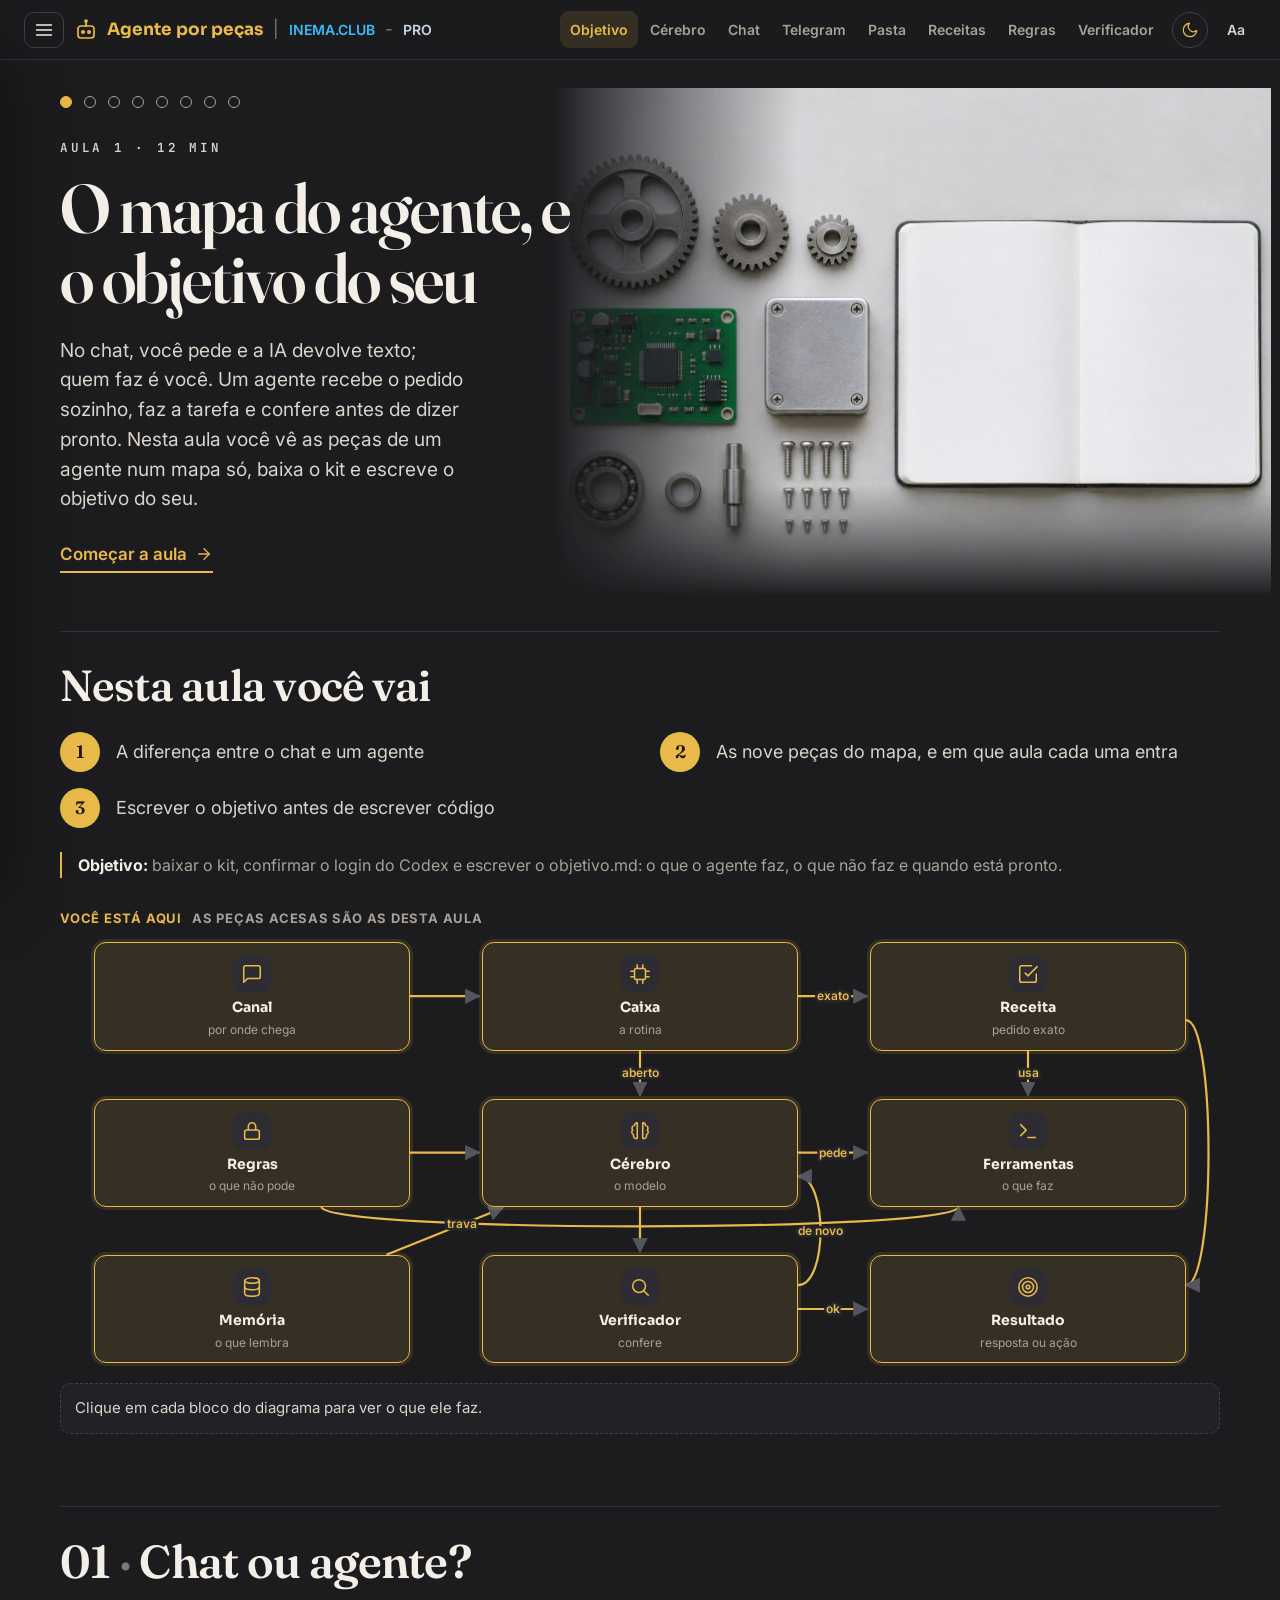
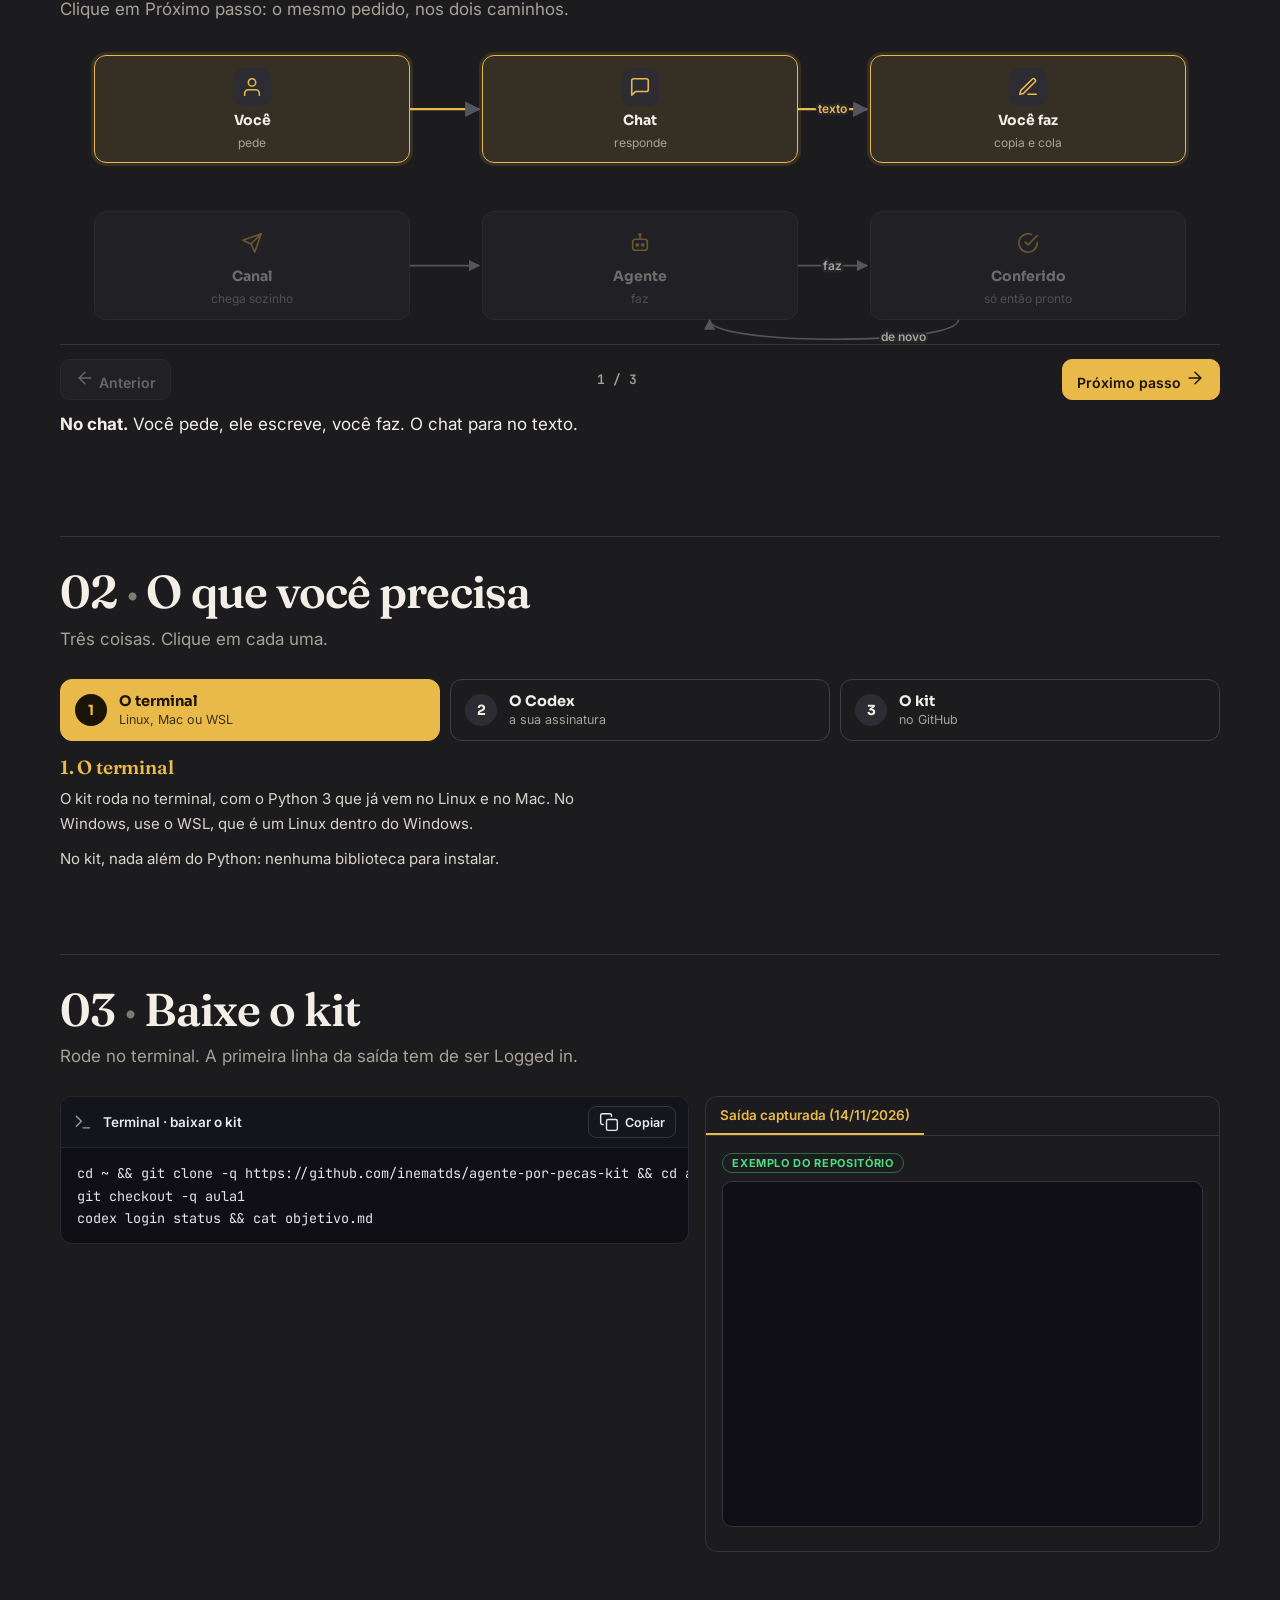
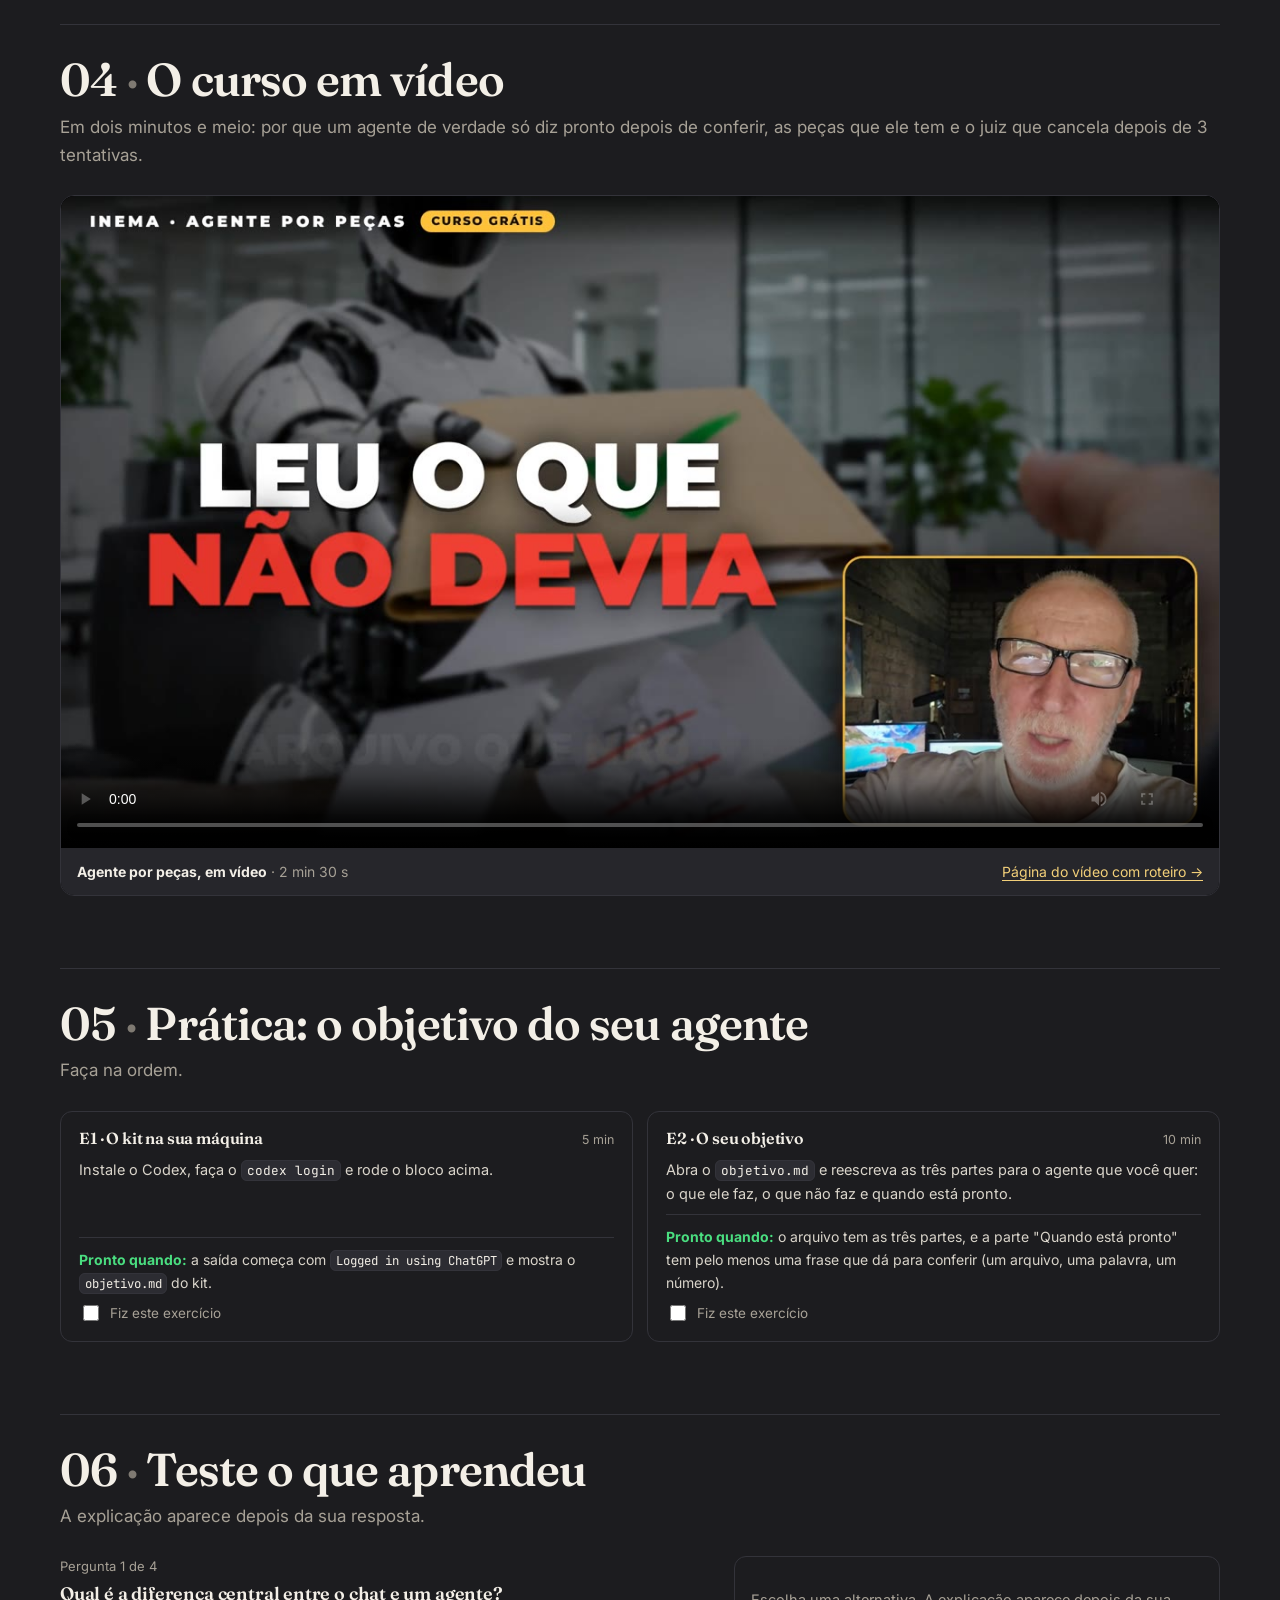
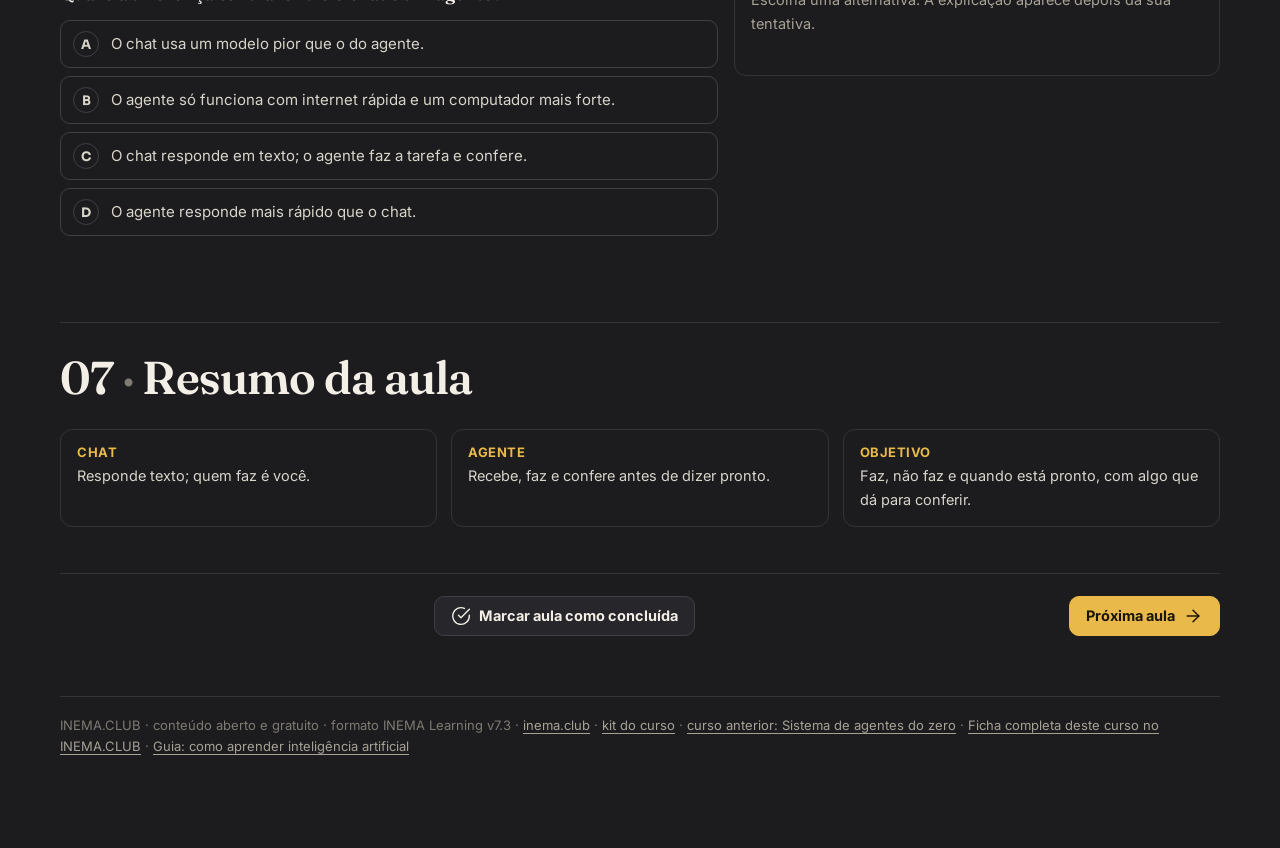
<file: aulas/objetivo/index.html>
<!DOCTYPE html>
<html lang="pt-BR">
<head>
<meta charset="utf-8"/>
<meta name="viewport" content="width=device-width, initial-scale=1"/>
<title>O mapa do agente, e o objetivo do seu · Agente por peças · INEMA</title>
<meta name="description" content="No chat, você pede e a IA devolve texto; quem faz é você. Um agente recebe o pedido sozinho, faz a tarefa e confere antes de dizer pronto. Nesta aula você vê as peças de um agente num mapa só, baixa o kit e escreve o objetivo do seu."/>
<meta property="og:title" content="O mapa do agente, e o objetivo do seu · Agente por peças · INEMA"/>
<meta property="og:description" content="No chat, você pede e a IA devolve texto; quem faz é você. Um agente recebe o pedido sozinho, faz a tarefa e confere antes de dizer pronto. Nesta aula você vê as peças de um agente num mapa só, baixa o kit e escreve o objetivo do seu."/>
<meta property="og:image" content="https://inematds.github.io/agente-por-pecas-v73/assets/img/capa.jpg"/>
<meta name="theme-color" content="#0c0c10"/>
<link rel="icon" href="../../assets/img/favicon.svg" type="image/svg+xml"/>
<link rel="canonical" href="https://inematds.github.io/agente-por-pecas-v73/aulas/objetivo/"/>
<link rel="preconnect" href="https://fonts.googleapis.com"/><link rel="preconnect" href="https://fonts.gstatic.com" crossorigin/>
<link href="https://fonts.googleapis.com/css2?family=Inter:wght@400;500;600;700&family=JetBrains+Mono:wght@400;600&family=Sora:wght@600;700;800&family=Fraunces:opsz,wght@9..144,500;9..144,600;9..144,700&display=swap" rel="stylesheet"/>
<link rel="stylesheet" href="../../assets/v71.css"/>
<link rel="stylesheet" href="../../assets/v72.css"/>
<link rel="stylesheet" href="../../assets/v73-fluxo.css"/>
<meta name="generator" content="INEMA Learning 7.16.23"/>
<script>try{if(JSON.parse(localStorage.getItem("agente-por-pecas-v73:tema"))==="papel")document.documentElement.setAttribute("data-tema","papel")}catch(e){}</script>
</head><body data-curso="agente-por-pecas-v73" data-aula="objetivo" data-total="8" data-total-ex="18"><a class="skip" href="#conteudo">Pular para o conteúdo</a><header class="topo"><div class="esq"><button type="button" class="menu-btn" aria-expanded="false" aria-controls="lado"><svg class="ico" viewBox="0 0 24 24" aria-hidden="true"><line x1="3" y1="6" x2="21" y2="6"/><line x1="3" y1="12" x2="21" y2="12"/><line x1="3" y1="18" x2="21" y2="18"/></svg><span class="sr">Aulas</span></button><a class="marca" href="../../index.html"><svg class="ico" viewBox="0 0 24 24" aria-hidden="true"><rect x="4" y="8" width="16" height="12" rx="3"/><path d="M12 4v4"/><circle cx="12" cy="3" r="1"/><circle cx="9" cy="14" r="1.2"/><circle cx="15" cy="14" r="1.2"/></svg><span>Agente por peças</span></a><span class="sep">|</span><a class="club" href="https://inema.club" target="_blank" rel="noopener">INEMA.CLUB</a><span class="tr">-</span><a class="pro" href="https://inema.pro" target="_blank" rel="noopener">PRO</a></div><nav class="dir" aria-label="Aulas"><a href="../../aulas/objetivo/index.html" class="tlink on" aria-current="page" title="O mapa do agente, e o objetivo do seu"><span class="curto">A1</span><span class="longo">Objetivo</span></a><a href="../../aulas/caixa-cerebro/index.html" class="tlink" title="A caixa e o cérebro: o primeiro pedido"><span class="curto">A2</span><span class="longo">Cérebro</span></a><a href="../../aulas/chat/index.html" class="tlink" title="Canal chat: o seu agente numa página web"><span class="curto">A3</span><span class="longo">Chat</span></a><a href="../../aulas/telegram/index.html" class="tlink" title="Canal Telegram: o agente no seu celular"><span class="curto">A4</span><span class="longo">Telegram</span></a><a href="../../aulas/pasta/index.html" class="tlink" title="Canal pasta: o robô que trabalha sem conversa"><span class="curto">A5</span><span class="longo">Pasta</span></a><a href="../../aulas/receitas-ferramentas/index.html" class="tlink" title="Receita ou cérebro: o pedido exato não precisa de IA"><span class="curto">A6</span><span class="longo">Receitas</span></a><a href="../../aulas/memoria-regras/index.html" class="tlink" title="Memória e regras: o que ele lembra e o que ele não pode"><span class="curto">A7</span><span class="longo">Regras</span></a><a href="../../aulas/verificador/index.html" class="tlink" title="Verificador e loop: só diz pronto depois de conferir"><span class="curto">A8</span><span class="longo">Verificador</span></a><button type="button" class="tema-btn" title="Trocar tema claro/escuro"><svg class="ico sol" viewBox="0 0 24 24" aria-hidden="true"><circle cx="12" cy="12" r="4"/><path d="M12 2v2M12 20v2M4.9 4.9l1.4 1.4M17.7 17.7l1.4 1.4M2 12h2M20 12h2M4.9 19.1l1.4-1.4M17.7 6.3l1.4-1.4"/></svg><svg class="ico lua" viewBox="0 0 24 24" aria-hidden="true"><path d="M21 12.8A9 9 0 1 1 11.2 3a7 7 0 0 0 9.8 9.8z"/></svg><span class="sr">Trocar tema claro/escuro</span></button><div class="aa"><button type="button" class="aa-btn" aria-expanded="false" aria-controls="aparencia" title="Aparência">Aa</button><div class="aa-pop" id="aparencia" hidden><p>Tema</p><div class="aa-seg"><button type="button" data-tema="escuro">Escuro</button><button type="button" data-tema="papel">Papel claro</button></div><p style="margin-top:12px">Tamanho do texto</p><div class="aa-seg"><button type="button" data-escala="0.9">A−</button><button type="button" data-escala="1">A</button><button type="button" data-escala="1.12">A+</button></div></div></div></nav></header><div class="casca"><aside class="lado" id="lado" aria-label="Aulas"><a class="voltar" href="https://inema.club/"><svg class="ico" viewBox="0 0 24 24" aria-hidden="true"><line x1="19" y1="12" x2="5" y2="12"/><polyline points="12 19 5 12 12 5"/></svg>INEMA.CLUB · todos os cursos</a><p class="curso-nome">Agente por peças</p><p class="curso-sub">Canal, caixa, cérebro e verificador</p><div class="ind"><span class="ind-rot">Estudo (aulas)</span><span class="prog-txt"><span data-pct>0</span>%</span></div><div class="prog" aria-hidden="true"><i></i></div><div class="ind"><span class="ind-rot">Prática declarada</span><span class="prog-txt"><span data-prat>0</span>/18</span></div><div class="prog pratica" aria-hidden="true"><i></i></div><p class="ind-nota">Prática = exercícios que você marcou como feitos. A comprovação vem na prova da certificação.</p><ol class="lista-aulas"><li><a href="../../aulas/objetivo/index.html" data-slug="objetivo" class="atual" aria-current="page"><span class="st" aria-hidden="true"></span><span>1. Mapa e objetivo<small>12 min</small></span></a></li><li><a href="../../aulas/caixa-cerebro/index.html" data-slug="caixa-cerebro" class=""><span class="st" aria-hidden="true"></span><span>2. Caixa e cérebro<small>15 min</small></span></a></li><li><a href="../../aulas/chat/index.html" data-slug="chat" class=""><span class="st" aria-hidden="true"></span><span>3. Canal chat<small>15 min</small></span></a></li><li><a href="../../aulas/telegram/index.html" data-slug="telegram" class=""><span class="st" aria-hidden="true"></span><span>4. Canal Telegram<small>20 min</small></span></a></li><li><a href="../../aulas/pasta/index.html" data-slug="pasta" class=""><span class="st" aria-hidden="true"></span><span>5. Canal pasta<small>15 min</small></span></a></li><li><a href="../../aulas/receitas-ferramentas/index.html" data-slug="receitas-ferramentas" class=""><span class="st" aria-hidden="true"></span><span>6. Receitas e ferramentas<small>15 min</small></span></a></li><li><a href="../../aulas/memoria-regras/index.html" data-slug="memoria-regras" class=""><span class="st" aria-hidden="true"></span><span>7. Memória e regras<small>18 min</small></span></a></li><li><a href="../../aulas/verificador/index.html" data-slug="verificador" class=""><span class="st" aria-hidden="true"></span><span>8. Verificador e loop<small>20 min</small></span></a></li></ol><div class="estudo"><p class="es-tit">Seu estudo</p><details class="es-bloco" data-es="desempenho"><summary><svg class="ico" viewBox="0 0 24 24" aria-hidden="true"><line x1="18" y1="20" x2="18" y2="10"/><line x1="12" y1="20" x2="12" y2="4"/><line x1="6" y1="20" x2="6" y2="14"/></svg><span>Desempenho nos testes</span><span class="es-cont" data-es-cont="desempenho"></span></summary><div class="es-corpo" data-es-corpo="desempenho"></div></details><details class="es-bloco" data-es="notas"><summary><svg class="ico" viewBox="0 0 24 24" aria-hidden="true"><path d="M12 20h9"/><path d="M16.5 3.5a2.1 2.1 0 0 1 3 3L7 19l-4 1 1-4z"/></svg><span>Minhas anotações</span><span class="es-cont" data-es-cont="notas"></span></summary><div class="es-corpo" data-es-corpo="notas"></div></details><details class="es-bloco" data-es="dados"><summary><svg class="ico" viewBox="0 0 24 24" aria-hidden="true"><ellipse cx="12" cy="5" rx="8" ry="3"/><path d="M4 5v14c0 1.7 3.6 3 8 3s8-1.3 8-3V5"/><path d="M4 12c0 1.7 3.6 3 8 3s8-1.3 8-3"/></svg><span>Copiar meus dados</span><span class="es-cont" data-es-cont="dados"></span></summary><div class="es-corpo" data-es-corpo="dados"><p class="es-exp">Seu progresso, suas anotações e as notas dos testes ficam só neste navegador. Baixe uma cópia (.json) para guardar ou para continuar em outro computador ou navegador; lá, carregue a cópia. Carregar soma com o que já existe e não apaga nada.</p><div class="es-acoes"><button type="button" class="es-btn es-exportar"><svg class="ico" viewBox="0 0 24 24" aria-hidden="true"><path d="M21 15v4a2 2 0 0 1-2 2H5a2 2 0 0 1-2-2v-4"/><polyline points="7 10 12 15 17 10"/><line x1="12" y1="15" x2="12" y2="3"/></svg>Baixar cópia</button><label class="es-btn es-importar"><svg class="ico" viewBox="0 0 24 24" aria-hidden="true"><path d="M21 15v4a2 2 0 0 1-2 2H5a2 2 0 0 1-2-2v-4"/><polyline points="17 8 12 3 7 8"/><line x1="12" y1="3" x2="12" y2="15"/></svg>Carregar cópia<input type="file" class="sr" accept=".json,application/json"/></label></div><p class="es-msg" aria-live="polite"></p></div></details></div><script type="application/json" id="estudo-dados">{"txt": {"titulo": "Seu estudo", "continuar": "Continuar de onde parei", "comecar": "Começar pela aula 1", "cta_continuar": "Continuar a aula {n}", "hoje": "hoje", "ontem": "ontem", "ha_dias": "há {n} dias", "desempenho": "Desempenho nos testes", "notas": "Minhas anotações", "dados": "Copiar meus dados", "sem_testes": "Nenhum teste feito ainda. O teste fica no fim de cada aula.", "nao_fez": "teste ainda não feito", "ultimo": "Último", "melhor": "Melhor", "tentativas": "tentativas", "tentativa": "tentativa", "tudo_certo": "Acertou tudo no último teste.", "rever": "Para rever", "resposta": "Resposta certa:", "ir_teste": "Refazer o teste", "sem_notas": "Nenhuma anotação ainda. Na aula, selecione um trecho do texto e toque em Marcar ou Anotar.", "so_marcado": "(só marcado)", "marcar": "Marcar", "anotar": "Anotar", "salvar": "Salvar", "apagar": "Apagar marca", "fechar": "Fechar", "nota_ph": "Escreva sua anotação sobre este trecho…", "um_bloco": "Marque dentro de um parágrafo só.", "nao_marca": "Este trecho não pode ser marcado.", "dados_exp": "Seu progresso, suas anotações e as notas dos testes ficam só neste navegador. Baixe uma cópia (.json) para guardar ou para continuar em outro computador ou navegador; lá, carregue a cópia. Carregar soma com o que já existe e não apaga nada.", "exportar": "Baixar cópia", "importar": "Carregar cópia", "import_ok": "Cópia carregada ({n} itens). Atualizando a página…", "import_erro": "Arquivo não reconhecido. Nada foi alterado.", "import_outro": "Esta cópia é de outro curso. Nada foi alterado.", "export_ok": "Cópia baixada."}, "aulas": [{"slug": "objetivo", "num": 1, "t": "Mapa e objetivo", "quiz": {"sec": "s6", "perguntas": [{"p": "Qual é a diferença central entre o chat e um agente?", "certa": "O chat responde em texto; o agente faz a tarefa e confere."}, {"p": "Por que escrever o objetivo.md antes de qualquer código?", "certa": "Porque ele diz o que conferir para saber se está pronto."}, {"p": "Qual frase serve para a parte \"Quando está pronto\"?", "certa": "O pedido \"anote pão\" deixa a palavra pão em lista.txt."}, {"p": "O cérebro do agente neste curso usa…", "certa": "A sua assinatura do ChatGPT, pelo Codex, sem chave de API."}]}}, {"slug": "caixa-cerebro", "num": 2, "t": "Caixa e cérebro", "quiz": {"sec": "s6", "perguntas": [{"p": "Qual é o papel da caixa?", "certa": "Receber o pedido do canal, chamar o cérebro e devolver o resultado."}, {"p": "Para trocar o Codex por um modelo local, o que muda?", "certa": "Nada no código: a variável CEREBRO=local."}, {"p": "Por que o Codex roda numa pasta vazia, só leitura?", "certa": "Porque ele só decide; quem mexe em arquivo é a caixa."}, {"p": "A trilha mostra [cérebro gpt-6-sol] respondeu. O que aconteceu?", "certa": "Você rodou com MODELO=gpt-6-sol."}]}}, {"slug": "chat", "num": 3, "t": "Canal chat", "quiz": {"sec": "s5", "perguntas": [{"p": "O que mudou na caixa para o agente atender pelo chat?", "certa": "Nada: o canal web chama a mesma caixa."}, {"p": "Por que o endereço do chat muda a cada vez que você liga?", "certa": "Porque o canal pede ao sistema uma porta livre."}, {"p": "A página mostrou a resposta mas não a trilha. Onde olhar primeiro?", "certa": "No terminal do canal web: a trilha também sai lá."}, {"p": "Quem pode abrir o seu chat local, do jeito que ele está?", "certa": "Só o seu computador: o servidor escuta em 127.0.0.1."}]}}, {"slug": "telegram", "num": 4, "t": "Canal Telegram", "quiz": {"sec": "s6", "perguntas": [{"p": "Por que o token fica no .env e não no canal_telegram.py?", "certa": "Porque o código vai para o git, e o token controla o bot."}, {"p": "Você mandou a mensagem com o canal desligado. O que acontece?", "certa": "Ela fica guardada no Telegram até o canal ligar e buscar."}, {"p": "Para que serve o arquivo telegram.offset?", "certa": "Lembrar a última mensagem atendida, para não repetir."}, {"p": "Do jeito que está nesta aula, quem o seu bot atende?", "certa": "Qualquer pessoa que achar o bot; a trava vem na aula 7."}]}}, {"slug": "pasta", "num": 5, "t": "Canal pasta", "quiz": {"sec": "s4", "perguntas": [{"p": "O que torna a pasta um canal \"sem interação\"?", "certa": "Ninguém espera a resposta na tela: o resultado vai para feito/."}, {"p": "Por que o robô apaga o arquivo de entrada/ depois de atender?", "certa": "Para o mesmo pedido não ser atendido de novo na próxima volta."}, {"p": "Em que ordem o robô atende os arquivos?", "certa": "Em ordem de nome: por isso 001, 002…"}, {"p": "Quem pode mandar pedidos para o robô da pasta?", "certa": "Quem consegue gravar um arquivo naquela pasta."}]}}, {"slug": "receitas-ferramentas", "num": 6, "t": "Receitas e ferramentas", "quiz": {"sec": "s7", "perguntas": [{"p": "O pedido \"adicione café na lista\" chega. O que acontece?", "certa": "A receita anotar-na-lista faz o passo a passo, sem chamar o cérebro."}, {"p": "No pedido aberto, quem abre o arquivo notas.txt?", "certa": "A caixa, quando o cérebro pede a ferramenta ler."}, {"p": "Por que vale a pena ter receita para um pedido que o cérebro também saberia fazer?", "certa": "Porque a receita sai igual toda vez, na hora e sem cérebro."}, {"p": "A sua receita tem quando: anote a tarefa *. Qual pedido cai nela?", "certa": "Anote a tarefa comprar pilhas."}]}}, {"slug": "memoria-regras", "num": 7, "t": "Memória e regras", "quiz": {"sec": "s8", "perguntas": [{"p": "Na aula 6, o Codex respondeu \"não posso divulgar\". Por que isso não bastou?", "certa": "Porque a ferramenta já tinha lido o segredo antes."}, {"p": "Onde fica a regra \"só a pasta trabalho/\" que não depende do modelo?", "certa": "Na função caminho() das ferramentas."}, {"p": "Pelo Telegram, o cérebro pede para substituir um arquivo que já existe. O que acontece?", "certa": "Recusa: fora do terminal não há como dar o OK."}, {"p": "A memória é guardada em…", "certa": "No arquivo memoria.json, que vai junto em cada pedido."}]}}, {"slug": "verificador", "num": 8, "t": "Verificador e loop", "quiz": {"sec": "s8", "perguntas": [{"p": "Por que o exemplo concreto é melhor que o juiz?", "certa": "Porque o código confere igual toda vez, e o juiz varia."}, {"p": "O verificador reprovou. O que o aviso para o cérebro diz?", "certa": "Que foi reprovado, sem dizer o que era esperado."}, {"p": "Quando o agente cancela?", "certa": "Quando o verificador reprova 3 vezes."}, {"p": "No robô da pasta, onde vai o exemplo concreto?", "certa": "Numa linha esperado: dentro do próprio arquivo do pedido."}]}}]}</script><div class="lado-card">Kit do curso<b>Uma peça por arquivo</b>O agente inteiro, com uma tag por aula (aula1 … aula8). Na main, testes que rodam sem modelo.<br/><a href="https://github.com/inematds/agente-por-pecas-kit" target="_blank" rel="noopener">Abrir o kit no GitHub →</a></div></aside><main class="principal" id="conteudo"><div class="miolo" data-competencias="diferenciar-chat-de-agente;ler-o-mapa-das-pecas;escrever-objetivo"><div class="aula-hero com-img"><div class="ah-txt"><nav class="pontos" aria-label="Aulas"><a href="../../aulas/objetivo/index.html" class="pt on" data-slug="objetivo" title="O mapa do agente, e o objetivo do seu"><span class="sr">O mapa do agente, e o objetivo do seu</span></a><a href="../../aulas/caixa-cerebro/index.html" class="pt" data-slug="caixa-cerebro" title="A caixa e o cérebro: o primeiro pedido"><span class="sr">A caixa e o cérebro: o primeiro pedido</span></a><a href="../../aulas/chat/index.html" class="pt" data-slug="chat" title="Canal chat: o seu agente numa página web"><span class="sr">Canal chat: o seu agente numa página web</span></a><a href="../../aulas/telegram/index.html" class="pt" data-slug="telegram" title="Canal Telegram: o agente no seu celular"><span class="sr">Canal Telegram: o agente no seu celular</span></a><a href="../../aulas/pasta/index.html" class="pt" data-slug="pasta" title="Canal pasta: o robô que trabalha sem conversa"><span class="sr">Canal pasta: o robô que trabalha sem conversa</span></a><a href="../../aulas/receitas-ferramentas/index.html" class="pt" data-slug="receitas-ferramentas" title="Receita ou cérebro: o pedido exato não precisa de IA"><span class="sr">Receita ou cérebro: o pedido exato não precisa de IA</span></a><a href="../../aulas/memoria-regras/index.html" class="pt" data-slug="memoria-regras" title="Memória e regras: o que ele lembra e o que ele não pode"><span class="sr">Memória e regras: o que ele lembra e o que ele não pode</span></a><a href="../../aulas/verificador/index.html" class="pt" data-slug="verificador" title="Verificador e loop: só diz pronto depois de conferir"><span class="sr">Verificador e loop: só diz pronto depois de conferir</span></a></nav><p class="kicker">Aula 1 · 12 min</p><h1>O mapa do agente, e o objetivo do seu</h1><p class="lead">No chat, você pede e a IA devolve texto; quem faz é você. Um agente recebe o pedido sozinho, faz a tarefa e confere antes de dizer pronto. Nesta aula você vê as peças de um agente num mapa só, baixa o kit e escreve o objetivo do seu.</p><a class="comecar" href="#s1">Começar a aula <svg class="ico" viewBox="0 0 24 24" aria-hidden="true"><line x1="5" y1="12" x2="19" y2="12"/><polyline points="12 5 19 12 12 19"/></svg></a></div><figure class="ah-img"><img src="../../assets/img/hero/objetivo.jpg" alt="Peças de um mecanismo organizadas sobre uma mesa clara, prontas para montar." width="1536" height="1024"/></figure></div><div class="nesta2"><h2>Nesta aula você vai</h2><ol><li><b class="dn">1</b><span>A diferença entre o chat e um agente</span></li><li><b class="dn">2</b><span>As nove peças do mapa, e em que aula cada uma entra</span></li><li><b class="dn">3</b><span>Escrever o objetivo antes de escrever código</span></li></ol><p class="objetivo"><b>Objetivo:</b> baixar o kit, confirmar o login do Codex e escrever o objetivo.md: o que o agente faz, o que não faz e quando está pronto.</p></div><div class="mapa-aula"><p class="mapa-t"><b>Você está aqui</b><span>as peças acesas são as desta aula</span></p><div class="painel fx" data-ligacoes="[{&quot;de&quot;: &quot;canal&quot;, &quot;para&quot;: &quot;caixa&quot;}, {&quot;de&quot;: &quot;caixa&quot;, &quot;para&quot;: &quot;receita&quot;, &quot;rot&quot;: &quot;exato&quot;}, {&quot;de&quot;: &quot;caixa&quot;, &quot;para&quot;: &quot;cerebro&quot;, &quot;rot&quot;: &quot;aberto&quot;}, {&quot;de&quot;: &quot;receita&quot;, &quot;para&quot;: &quot;ferramentas&quot;, &quot;rot&quot;: &quot;usa&quot;}, {&quot;de&quot;: &quot;cerebro&quot;, &quot;para&quot;: &quot;ferramentas&quot;, &quot;rot&quot;: &quot;pede&quot;}, {&quot;de&quot;: &quot;regras&quot;, &quot;para&quot;: &quot;cerebro&quot;}, {&quot;de&quot;: &quot;memoria&quot;, &quot;para&quot;: &quot;cerebro&quot;}, {&quot;de&quot;: &quot;cerebro&quot;, &quot;para&quot;: &quot;verificador&quot;}, {&quot;de&quot;: &quot;verificador&quot;, &quot;para&quot;: &quot;resultado&quot;, &quot;rot&quot;: &quot;ok&quot;}, {&quot;de&quot;: &quot;verificador&quot;, &quot;para&quot;: &quot;cerebro&quot;, &quot;rot&quot;: &quot;de novo&quot;, &quot;volta&quot;: &quot;dir&quot;}, {&quot;de&quot;: &quot;receita&quot;, &quot;para&quot;: &quot;resultado&quot;, &quot;volta&quot;: &quot;dir&quot;}, {&quot;de&quot;: &quot;regras&quot;, &quot;para&quot;: &quot;ferramentas&quot;, &quot;rot&quot;: &quot;trava&quot;, &quot;volta&quot;: &quot;baixo&quot;}]"><div class="fx-palco"><svg class="fx-setas" aria-hidden="true"></svg><div class="fx-grade" style="--cols:3"><button type="button" class="fx-no aceso" data-id="canal" aria-pressed="false" style="grid-column:1;grid-row:1"><span class="ic"><svg class="ico" viewBox="0 0 24 24" aria-hidden="true"><path d="M21 15a2 2 0 0 1-2 2H7l-4 4V5a2 2 0 0 1 2-2h14a2 2 0 0 1 2 2z"/></svg></span><span class="nome">Canal</span><span class="sub">por onde chega</span><template><b>Canal.</b> Por onde o pedido chega: o terminal, um chat numa página web, o Telegram, ou um arquivo numa pasta, sem ninguém conversando. <a href="../../aulas/caixa-cerebro/index.html">Aula 2</a></template></button><button type="button" class="fx-no aceso" data-id="caixa" aria-pressed="false" style="grid-column:2;grid-row:1"><span class="ic"><svg class="ico" viewBox="0 0 24 24" aria-hidden="true"><rect x="6" y="6" width="12" height="12" rx="2"/><path d="M9 2v4M15 2v4M9 18v4M15 18v4M2 9h4M2 15h4M18 9h4M18 15h4"/></svg></span><span class="nome">Caixa</span><span class="sub">a rotina</span><template><b>Caixa.</b> A máquina com a rotina (o programa) que recebe o pedido de qualquer canal e decide quem faz: a receita ou o cérebro. Arquivo <code>caixa.py</code>. <a href="../../aulas/caixa-cerebro/index.html">Aula 2</a></template></button><button type="button" class="fx-no aceso" data-id="receita" aria-pressed="false" style="grid-column:3;grid-row:1"><span class="ic"><svg class="ico" viewBox="0 0 24 24" aria-hidden="true"><path d="M9 11l3 3L22 4"/><path d="M21 12v7a2 2 0 0 1-2 2H5a2 2 0 0 1-2-2V5a2 2 0 0 1 2-2h11"/></svg></span><span class="nome">Receita</span><span class="sub">pedido exato</span><template><b>Receita.</b> O passo a passo para o pedido exato, sem cérebro. É o que se chama RPA: um robô que segue passos fixos. Rápido, igual toda vez e de graça. Arquivos em <code>receitas/</code>. <a href="../../aulas/receitas-ferramentas/index.html">Aula 6</a></template></button><button type="button" class="fx-no aceso" data-id="regras" aria-pressed="false" style="grid-column:1;grid-row:2"><span class="ic"><svg class="ico" viewBox="0 0 24 24" aria-hidden="true"><rect x="4" y="11" width="16" height="10" rx="2"/><path d="M8 11V7a4 4 0 0 1 8 0v4"/></svg></span><span class="nome">Regras</span><span class="sub">o que não pode</span><template><b>Regras.</b> Os limites do trabalho. Escritos em <code>regras.md</code> para o cérebro ler, e travados no código das ferramentas, que não esquece. <a href="../../aulas/memoria-regras/index.html">Aula 7</a></template></button><button type="button" class="fx-no aceso" data-id="cerebro" aria-pressed="false" style="grid-column:2;grid-row:2"><span class="ic"><svg class="ico" viewBox="0 0 24 24" aria-hidden="true"><path d="M9 3a3 3 0 0 0-3 3 3 3 0 0 0-2 5 3 3 0 0 0 1 5 3 3 0 0 0 4 4V3z"/><path d="M15 3a3 3 0 0 1 3 3 3 3 0 0 1 2 5 3 3 0 0 1-1 5 3 3 0 0 1-4 4V3z"/></svg></span><span class="nome">Cérebro</span><span class="sub">o modelo</span><template><b>Cérebro.</b> O modelo que pensa: o Codex da sua assinatura, ou um modelo local no Ollama. Ele não executa nada: só decide e pede. Arquivo <code>cerebro.py</code>. <a href="../../aulas/caixa-cerebro/index.html">Aula 2</a></template></button><button type="button" class="fx-no aceso" data-id="ferramentas" aria-pressed="false" style="grid-column:3;grid-row:2"><span class="ic"><svg class="ico" viewBox="0 0 24 24" aria-hidden="true"><polyline points="4 17 10 11 4 5"/><line x1="12" y1="19" x2="20" y2="19"/></svg></span><span class="nome">Ferramentas</span><span class="sub">o que faz</span><template><b>Ferramentas.</b> O que o agente consegue fazer no mundo: ler, gravar, anotar, lembrar. Quem executa é a caixa. Arquivo <code>ferramentas.py</code>. <a href="../../aulas/receitas-ferramentas/index.html">Aula 6</a></template></button><button type="button" class="fx-no aceso" data-id="memoria" aria-pressed="false" style="grid-column:1;grid-row:3"><span class="ic"><svg class="ico" viewBox="0 0 24 24" aria-hidden="true"><ellipse cx="12" cy="5" rx="8" ry="3"/><path d="M4 5v14c0 1.7 3.6 3 8 3s8-1.3 8-3V5"/><path d="M4 12c0 1.7 3.6 3 8 3s8-1.3 8-3"/></svg></span><span class="nome">Memória</span><span class="sub">o que lembra</span><template><b>Memória.</b> O que o agente sabe de você e guarda de uma conversa para a outra. Arquivo <code>memoria.json</code>. <a href="../../aulas/memoria-regras/index.html">Aula 7</a></template></button><button type="button" class="fx-no aceso" data-id="verificador" aria-pressed="false" style="grid-column:2;grid-row:3"><span class="ic"><svg class="ico" viewBox="0 0 24 24" aria-hidden="true"><circle cx="11" cy="11" r="7"/><line x1="21" y1="21" x2="16.6" y2="16.6"/></svg></span><span class="nome">Verificador</span><span class="sub">confere</span><template><b>Verificador.</b> Confere o resultado contra o pedido. Com um exemplo concreto, o código confere e acerta sempre; sem exemplo, outro cérebro faz de juiz. Arquivo <code>verificador.py</code>. <a href="../../aulas/verificador/index.html">Aula 8</a></template></button><button type="button" class="fx-no aceso" data-id="resultado" aria-pressed="false" style="grid-column:3;grid-row:3"><span class="ic"><svg class="ico" viewBox="0 0 24 24" aria-hidden="true"><circle cx="12" cy="12" r="10"/><circle cx="12" cy="12" r="6"/><circle cx="12" cy="12" r="2"/></svg></span><span class="nome">Resultado</span><span class="sub">resposta ou ação</span><template><b>Resultado.</b> O que sai: uma resposta, uma ação (um arquivo gravado, uma anotação) ou o aviso de que cancelou depois de 3 tentativas. <a href="../../aulas/verificador/index.html">Aula 8</a></template></button></div></div><div class="fx-detalhe" aria-live="polite">Clique em cada bloco do diagrama para ver o que ele faz.</div></div></div><section class="secao" id="s1"><div class="sec-cab"><div><h2><span class="sn">01</span><span class="sp" aria-hidden="true"> · </span>Chat ou agente?</h2><p>Clique em Próximo passo: o mesmo pedido, nos dois caminhos.</p></div></div><div class="painel fx" data-ligacoes="[{&quot;de&quot;: &quot;voce&quot;, &quot;para&quot;: &quot;chat&quot;}, {&quot;de&quot;: &quot;chat&quot;, &quot;para&quot;: &quot;maos&quot;, &quot;rot&quot;: &quot;texto&quot;}, {&quot;de&quot;: &quot;canal&quot;, &quot;para&quot;: &quot;agente&quot;}, {&quot;de&quot;: &quot;agente&quot;, &quot;para&quot;: &quot;conferido&quot;, &quot;rot&quot;: &quot;faz&quot;}, {&quot;de&quot;: &quot;conferido&quot;, &quot;para&quot;: &quot;agente&quot;, &quot;rot&quot;: &quot;de novo&quot;, &quot;volta&quot;: &quot;baixo&quot;}]"><div class="fx-palco"><svg class="fx-setas" aria-hidden="true"></svg><div class="fx-grade" style="--cols:3"><button type="button" class="fx-no" data-id="voce" aria-pressed="false" style="grid-column:1;grid-row:1"><span class="ic"><svg class="ico" viewBox="0 0 24 24" aria-hidden="true"><path d="M20 21v-2a4 4 0 0 0-4-4H8a4 4 0 0 0-4 4v2"/><circle cx="12" cy="7" r="4"/></svg></span><span class="nome">Você</span><span class="sub">pede</span><template><b>Você.</b> Você escreve o pedido no chat do ChatGPT ou do Claude.</template></button><button type="button" class="fx-no" data-id="chat" aria-pressed="false" style="grid-column:2;grid-row:1"><span class="ic"><svg class="ico" viewBox="0 0 24 24" aria-hidden="true"><path d="M21 15a2 2 0 0 1-2 2H7l-4 4V5a2 2 0 0 1 2-2h14a2 2 0 0 1 2 2z"/></svg></span><span class="nome">Chat</span><span class="sub">responde</span><template><b>Chat.</b> O chat devolve um texto. Ele não abre o seu arquivo, não anota na sua lista, não confere nada.</template></button><button type="button" class="fx-no" data-id="maos" aria-pressed="false" style="grid-column:3;grid-row:1"><span class="ic"><svg class="ico" viewBox="0 0 24 24" aria-hidden="true"><path d="M12 20h9"/><path d="M16.5 3.5a2.1 2.1 0 0 1 3 3L7 19l-4 1 1-4z"/></svg></span><span class="nome">Você faz</span><span class="sub">copia e cola</span><template><b>Você faz.</b> Quem faz a tarefa ainda é você: copia, cola, confere.</template></button><button type="button" class="fx-no" data-id="canal" aria-pressed="false" style="grid-column:1;grid-row:2"><span class="ic"><svg class="ico" viewBox="0 0 24 24" aria-hidden="true"><line x1="22" y1="2" x2="11" y2="13"/><polygon points="22 2 15 22 11 13 2 9 22 2"/></svg></span><span class="nome">Canal</span><span class="sub">chega sozinho</span><template><b>Canal.</b> No agente, o pedido chega por um canal: Telegram, chat, ou um arquivo numa pasta. Às vezes sem ninguém conversando.</template></button><button type="button" class="fx-no" data-id="agente" aria-pressed="false" style="grid-column:2;grid-row:2"><span class="ic"><svg class="ico" viewBox="0 0 24 24" aria-hidden="true"><rect x="4" y="8" width="16" height="12" rx="3"/><path d="M12 4v4"/><circle cx="12" cy="3" r="1"/><circle cx="9" cy="14" r="1.2"/><circle cx="15" cy="14" r="1.2"/></svg></span><span class="nome">Agente</span><span class="sub">faz</span><template><b>Agente.</b> A caixa, o cérebro, as receitas e as ferramentas fazem a tarefa de verdade: leem, gravam, anotam.</template></button><button type="button" class="fx-no" data-id="conferido" aria-pressed="false" style="grid-column:3;grid-row:2"><span class="ic"><svg class="ico" viewBox="0 0 24 24" aria-hidden="true"><path d="M22 11.1V12a10 10 0 1 1-5.9-9.1"/><polyline points="22 4 12 14 9 11"/></svg></span><span class="nome">Conferido</span><span class="sub">só então pronto</span><template><b>Conferido.</b> O verificador confere o resultado contra o pedido. Reprovou: tenta de novo. Três vezes: cancela e avisa.</template></button></div></div><div class="fx-passos" data-passos="[{&quot;acende&quot;: [&quot;voce&quot;, &quot;chat&quot;, &quot;maos&quot;], &quot;ligar&quot;: [&quot;voce&gt;chat&quot;, &quot;chat&gt;maos&quot;], &quot;titulo&quot;: &quot;No chat.&quot;, &quot;texto&quot;: &quot;Você pede, ele escreve, você faz. O chat para no texto.&quot;}, {&quot;acende&quot;: [&quot;canal&quot;, &quot;agente&quot;], &quot;ligar&quot;: [&quot;canal&gt;agente&quot;], &quot;titulo&quot;: &quot;No agente, o pedido chega.&quot;, &quot;texto&quot;: &quot;Pelo Telegram, por um chat numa página ou por um arquivo numa pasta. Você não precisa estar olhando.&quot;}, {&quot;acende&quot;: [&quot;agente&quot;, &quot;conferido&quot;], &quot;ligar&quot;: [&quot;agente&gt;conferido&quot;, &quot;conferido&gt;agente&quot;], &quot;titulo&quot;: &quot;Ele faz e confere.&quot;, &quot;texto&quot;: &quot;O agente faz a tarefa e só diz pronto depois que o verificador aprova. Se não aprovar, tenta de novo.&quot;}]"><button type="button" class="fx-ant"><svg class="ico" viewBox="0 0 24 24" aria-hidden="true"><line x1="19" y1="12" x2="5" y2="12"/><polyline points="12 19 5 12 12 5"/></svg> Anterior</button><span class="fx-cont"></span><button type="button" class="fx-prox">Próximo passo <svg class="ico" viewBox="0 0 24 24" aria-hidden="true"><line x1="5" y1="12" x2="19" y2="12"/><polyline points="12 5 19 12 12 19"/></svg></button><p class="fx-leg" aria-live="polite"></p></div></div></section><section class="secao" id="s2"><div class="sec-cab"><div><h2><span class="sn">02</span><span class="sp" aria-hidden="true"> · </span>O que você precisa</h2><p>Três coisas. Clique em cada uma.</p></div></div><div class="passos"><div class="passos-tabs" role="tablist" style="--n:3"><button type="button" class="ptab" role="tab" data-alvo="p0" aria-selected="true"><span class="pn">1</span><span><b>O terminal</b><small>Linux, Mac ou WSL</small></span></button><button type="button" class="ptab" role="tab" data-alvo="p1" aria-selected="false"><span class="pn">2</span><span><b>O Codex</b><small>a sua assinatura</small></span></button><button type="button" class="ptab" role="tab" data-alvo="p2" aria-selected="false"><span class="pn">3</span><span><b>O kit</b><small>no GitHub</small></span></button></div><div class="pcorpo" data-painel="p0"><div><h3>1. O terminal</h3><p>O kit roda no terminal, com o Python 3 que já vem no Linux e no Mac. No Windows, use o WSL, que é um Linux dentro do Windows.</p><p>No kit, nada além do Python: nenhuma biblioteca para instalar.</p></div></div><div class="pcorpo" data-painel="p1" hidden><div><h3>2. O Codex</h3><p>O cérebro do agente é o Codex, da OpenAI, que usa a sua assinatura do ChatGPT. Não precisa de chave de API.</p><p>Ele se instala pelo <code>npm</code>, que vem junto com o Node.js (baixe em nodejs.org). Depois: <code>npm i -g @openai/codex</code> e <code>codex login</code>, que abre o navegador para você entrar.</p></div></div><div class="pcorpo" data-painel="p2" hidden><div><h3>3. O kit</h3><p>Cada peça do agente é um arquivo. O kit fica no GitHub e você baixa com o <code>git</code>.</p><p>Cada aula é uma <b>tag</b>, um marcador de versão: <code>git checkout aula2</code> troca os arquivos da pasta para a versão da aula 2. Você não digita o código: troca de aula e roda.</p></div></div></div></section><section class="secao" id="s3"><div class="sec-cab"><div><h2><span class="sn">03</span><span class="sp" aria-hidden="true"> · </span>Baixe o kit</h2><p>Rode no terminal. A primeira linha da saída tem de ser Logged in.</p></div></div><div class="cods"><div><div class="cod"><div class="cod-cab"><svg class="ico" viewBox="0 0 24 24" aria-hidden="true"><polyline points="4 17 10 11 4 5"/><line x1="12" y1="19" x2="20" y2="19"/></svg><b>Terminal · baixar o kit</b><button type="button" class="copiar" data-rot="Copiar" data-ok="Copiado"><svg class="ico" viewBox="0 0 24 24" aria-hidden="true"><rect x="9" y="9" width="13" height="13" rx="2"/><path d="M5 15H4a2 2 0 0 1-2-2V4a2 2 0 0 1 2-2h9a2 2 0 0 1 2 2v1"/></svg><span>Copiar</span></button></div><pre>cd ~ &amp;&amp; git clone -q https://github.com/inematds/agente-por-pecas-kit &amp;&amp; cd agente-por-pecas-kit
git checkout -q aula1
codex login status &amp;&amp; cat objetivo.md</pre></div></div><div class="saida"><div class="saida-tabs" role="tablist"><button type="button" data-alvo="s0" aria-selected="true">Saída capturada (14/11/2026)</button></div><div class="saida-corpo" data-painel="s0"><span class="selo real">Exemplo do repositório</span><pre>Logged in using ChatGPT
# Objetivo do meu agente

## O que ele faz
Recebe pedidos pelo chat, pelo Telegram e por arquivos numa pasta, e devolve a resposta ou faz a tarefa
(anotar na lista, ler um arquivo, lembrar de um fato).

## O que ele NÃO faz
- Não mexe em nada fora da pasta `trabalho/`.
- Não substitui arquivo que já existe sem o meu OK.
- Não responde a quem não é o dono no Telegram.

## Quando está pronto
- Um pedido exato ("adicione pão na lista") é feito pela receita, sem chamar o modelo.
- Um pedido aberto ("resuma notas.txt") passa pelo modelo e o verificador confere o resultado.
- Se o verificador reprovar 3 vezes, o agente cancela e avisa.</pre></div></div></div></section><section class="secao" id="s4"><div class="sec-cab"><div><h2><span class="sn">04</span><span class="sp" aria-hidden="true"> · </span>O curso em vídeo</h2><p>Em dois minutos e meio: por que um agente de verdade só diz pronto depois de conferir, as peças que ele tem e o juiz que cancela depois de 3 tentativas.</p></div></div><div class="video"><video controls preload="metadata" playsinline poster="../../assets/img/video-poster.jpg"><source src="https://github.com/inematds/agente-por-pecas-v73/releases/download/video-v1.0.0/agente-por-pecas.mp4" type="video/mp4"/><track kind="subtitles" srclang="pt" label="Português" src="../../assets/vtt/agente-por-pecas.vtt" default/></video><div class="video-leg"><span><b>Agente por peças, em vídeo</b> · 2 min 30 s</span><a href="https://www.youtube.com/watch?v=pWXLBVyJd1Y" target="_blank" rel="noopener">Página do vídeo com roteiro →</a></div></div></section><section class="secao" id="s5"><div class="sec-cab"><div><h2><span class="sn">05</span><span class="sp" aria-hidden="true"> · </span>Prática: o objetivo do seu agente</h2><p>Faça na ordem.</p></div></div><div class="exs"><article class="exc"><div class="t"><h3>E1 · O kit na sua máquina</h3><span class="min">5 min</span></div><p>Instale o Codex, faça o <code>codex login</code> e rode o bloco acima.</p><p class="pronto"><b>Pronto quando:</b> a saída começa com <code>Logged in using ChatGPT</code> e mostra o <code>objetivo.md</code> do kit.</p><label><input type="checkbox" data-id="objetivo-e1"/>Fiz este exercício</label></article><article class="exc"><div class="t"><h3>E2 · O seu objetivo</h3><span class="min">10 min</span></div><p>Abra o <code>objetivo.md</code> e reescreva as três partes para o agente que você quer: o que ele faz, o que não faz e quando está pronto.</p><p class="pronto"><b>Pronto quando:</b> o arquivo tem as três partes, e a parte "Quando está pronto" tem pelo menos uma frase que dá para conferir (um arquivo, uma palavra, um número).</p><label><input type="checkbox" data-id="objetivo-e2"/>Fiz este exercício</label></article></div></section><section class="secao" id="s6"><div class="sec-cab"><div><h2><span class="sn">06</span><span class="sp" aria-hidden="true"> · </span>Teste o que aprendeu</h2><p>A explicação aparece depois da sua resposta.</p></div></div><div class="quiz"><div><div class="q-item"><p class="q-cont">Pergunta 1 de 4</p><p class="q-p">Qual é a diferença central entre o chat e um agente?</p><div class="q-ops"><button type="button" class="q-op" data-certa="0"><span class="l">A</span>O chat usa um modelo pior que o do agente.</button><button type="button" class="q-op" data-certa="0"><span class="l">B</span>O agente só funciona com internet rápida e um computador mais forte.</button><button type="button" class="q-op" data-certa="1"><span class="l">C</span>O chat responde em texto; o agente faz a tarefa e confere.</button><button type="button" class="q-op" data-certa="0"><span class="l">D</span>O agente responde mais rápido que o chat.</button></div><template class="ok"><div class="r ok"><svg class="ico" viewBox="0 0 24 24" aria-hidden="true"><path d="M22 11.1V12a10 10 0 1 1-5.9-9.1"/><polyline points="22 4 12 14 9 11"/></svg>Correto</div>O modelo pode ser o mesmo. A diferença está em volta dele: canal, caixa, ferramentas e verificador.</template><template class="no"><div class="r no"><svg class="ico" viewBox="0 0 24 24" aria-hidden="true"><circle cx="12" cy="12" r="10"/><line x1="15" y1="9" x2="9" y2="15"/><line x1="9" y1="9" x2="15" y2="15"/></svg>Não é essa</div>O modelo pode ser o mesmo. A diferença está em volta dele: canal, caixa, ferramentas e verificador.<a class="q-ref" href="#s1"><svg class="ico" viewBox="0 0 24 24" aria-hidden="true"><line x1="5" y1="12" x2="19" y2="12"/><polyline points="12 5 19 12 12 19"/></svg>Rever: Chat ou agente?</a></template></div><div class="q-item" hidden><p class="q-cont">Pergunta 2 de 4</p><p class="q-p">Por que escrever o objetivo.md antes de qualquer código?</p><div class="q-ops"><button type="button" class="q-op" data-certa="0"><span class="l">A</span>Porque o Codex não roda sem esse arquivo.</button><button type="button" class="q-op" data-certa="1"><span class="l">B</span>Porque ele diz o que conferir para saber se está pronto.</button><button type="button" class="q-op" data-certa="0"><span class="l">C</span>Porque o git exige um arquivo de texto no começo.</button><button type="button" class="q-op" data-certa="0"><span class="l">D</span>Porque o objetivo vira a primeira receita que o agente vai usar.</button></div><template class="ok"><div class="r ok"><svg class="ico" viewBox="0 0 24 24" aria-hidden="true"><path d="M22 11.1V12a10 10 0 1 1-5.9-9.1"/><polyline points="22 4 12 14 9 11"/></svg>Correto</div>Sem "quando está pronto", não há o que medir. O verificador da aula 8 nasce dessa frase.</template><template class="no"><div class="r no"><svg class="ico" viewBox="0 0 24 24" aria-hidden="true"><circle cx="12" cy="12" r="10"/><line x1="15" y1="9" x2="9" y2="15"/><line x1="9" y1="9" x2="15" y2="15"/></svg>Não é essa</div>Sem "quando está pronto", não há o que medir. O verificador da aula 8 nasce dessa frase.<a class="q-ref" href="#s4"><svg class="ico" viewBox="0 0 24 24" aria-hidden="true"><line x1="5" y1="12" x2="19" y2="12"/><polyline points="12 5 19 12 12 19"/></svg>Rever: O curso em vídeo</a></template></div><div class="q-item" hidden><p class="q-cont">Pergunta 3 de 4</p><p class="q-p">Qual frase serve para a parte "Quando está pronto"?</p><div class="q-ops"><button type="button" class="q-op" data-certa="0"><span class="l">A</span>Uma frase dizendo que o agente vai ficar bom, rápido e confiável.</button><button type="button" class="q-op" data-certa="0"><span class="l">B</span>Uma frase dizendo que o dono gostou do resultado.</button><button type="button" class="q-op" data-certa="0"><span class="l">C</span>Uma frase com a promessa de funcionar sempre.</button><button type="button" class="q-op" data-certa="1"><span class="l">D</span>O pedido "anote pão" deixa a palavra pão em lista.txt.</button></div><template class="ok"><div class="r ok"><svg class="ico" viewBox="0 0 24 24" aria-hidden="true"><path d="M22 11.1V12a10 10 0 1 1-5.9-9.1"/><polyline points="22 4 12 14 9 11"/></svg>Correto</div>Dá para conferir com um comando: o arquivo existe e tem a palavra. As outras dependem de opinião.</template><template class="no"><div class="r no"><svg class="ico" viewBox="0 0 24 24" aria-hidden="true"><circle cx="12" cy="12" r="10"/><line x1="15" y1="9" x2="9" y2="15"/><line x1="9" y1="9" x2="15" y2="15"/></svg>Não é essa</div>Dá para conferir com um comando: o arquivo existe e tem a palavra. As outras dependem de opinião.<a class="q-ref" href="#s4"><svg class="ico" viewBox="0 0 24 24" aria-hidden="true"><line x1="5" y1="12" x2="19" y2="12"/><polyline points="12 5 19 12 12 19"/></svg>Rever: O curso em vídeo</a></template></div><div class="q-item" hidden><p class="q-cont">Pergunta 4 de 4</p><p class="q-p">O cérebro do agente neste curso usa…</p><div class="q-ops"><button type="button" class="q-op" data-certa="1"><span class="l">A</span>A sua assinatura do ChatGPT, pelo Codex, sem chave de API.</button><button type="button" class="q-op" data-certa="0"><span class="l">B</span>Uma chave de API paga, gravada no código.</button><button type="button" class="q-op" data-certa="0"><span class="l">C</span>Um modelo que você treina do zero na aula 2.</button><button type="button" class="q-op" data-certa="0"><span class="l">D</span>O navegador, abrindo o site do ChatGPT.</button></div><template class="ok"><div class="r ok"><svg class="ico" viewBox="0 0 24 24" aria-hidden="true"><path d="M22 11.1V12a10 10 0 1 1-5.9-9.1"/><polyline points="22 4 12 14 9 11"/></svg>Correto</div>O <code>codex exec</code> usa o login da sua assinatura. Quem quiser tudo local tem o módulo à parte com o Ollama.</template><template class="no"><div class="r no"><svg class="ico" viewBox="0 0 24 24" aria-hidden="true"><circle cx="12" cy="12" r="10"/><line x1="15" y1="9" x2="9" y2="15"/><line x1="9" y1="9" x2="15" y2="15"/></svg>Não é essa</div>O <code>codex exec</code> usa o login da sua assinatura. Quem quiser tudo local tem o módulo à parte com o Ollama.<a class="q-ref" href="#s2"><svg class="ico" viewBox="0 0 24 24" aria-hidden="true"><line x1="5" y1="12" x2="19" y2="12"/><polyline points="12 5 19 12 12 19"/></svg>Rever: O que você precisa</a></template></div><div class="q-nav"><button type="button" class="btn neutro q-revisar" hidden>Revisar as erradas</button><button type="button" class="btn neutro q-refazer" hidden>Refazer o teste</button><button type="button" class="btn cheio q-prox" hidden data-fim="Ver resultado">Próxima pergunta <svg class="ico" viewBox="0 0 24 24" aria-hidden="true"><line x1="5" y1="12" x2="19" y2="12"/><polyline points="12 5 19 12 12 19"/></svg></button></div></div><div class="q-fb" aria-live="polite"></div><template class="total"><div class="r ok"><svg class="ico" viewBox="0 0 24 24" aria-hidden="true"><path d="M22 11.1V12a10 10 0 1 1-5.9-9.1"/><polyline points="22 4 12 14 9 11"/></svg>Teste concluído</div>Você acertou {a} de {n}. Acertando todas, a aula é marcada como concluída.</template><template class="q-aguarda"><p class="aguarda">Escolha uma alternativa. A explicação aparece depois da sua tentativa.</p></template></div></section><section class="secao" id="s7"><div class="sec-cab"><div><h2><span class="sn">07</span><span class="sp" aria-hidden="true"> · </span>Resumo da aula</h2></div></div><div class="resumo"><div><b>Chat</b>Responde texto; quem faz é você.</div><div><b>Agente</b>Recebe, faz e confere antes de dizer pronto.</div><div><b>Objetivo</b>Faz, não faz e quando está pronto, com algo que dá para conferir.</div></div></section><div class="fim-aula"><span></span><button type="button" class="btn neutro concluir" aria-pressed="false"><svg class="ico" viewBox="0 0 24 24" aria-hidden="true"><path d="M22 11.1V12a10 10 0 1 1-5.9-9.1"/><polyline points="22 4 12 14 9 11"/></svg>Marcar aula como concluída</button><a class="btn cheio" href="../../aulas/caixa-cerebro/index.html">Próxima aula <svg class="ico" viewBox="0 0 24 24" aria-hidden="true"><line x1="5" y1="12" x2="19" y2="12"/><polyline points="12 5 19 12 12 19"/></svg></a></div><footer class="rodape">INEMA.CLUB · conteúdo aberto e gratuito · formato INEMA Learning v7.3 · <a href="https://inema.club/">inema.club</a> · <a href="https://github.com/inematds/agente-por-pecas-kit">kit do curso</a> · <a href="https://inematds.github.io/agentes-do-zero-v72/">curso anterior: Sistema de agentes do zero</a> · <a href="https://www.inema.club/cursos/393-agente-por-pecas-monte-um-agente-que-atende-no-telegram-e-so-confere-antes-de-dizer-pronto/">Ficha completa deste curso no INEMA.CLUB</a> · <a href="https://www.inema.club/aprender-inteligencia-artificial/">Guia: como aprender inteligência artificial</a></footer></div></main></div><script src="../../assets/v71.js"></script><script src="../../assets/v72.js"></script><script src="../../assets/v73-fluxo.js"></script></body></html>
</file>
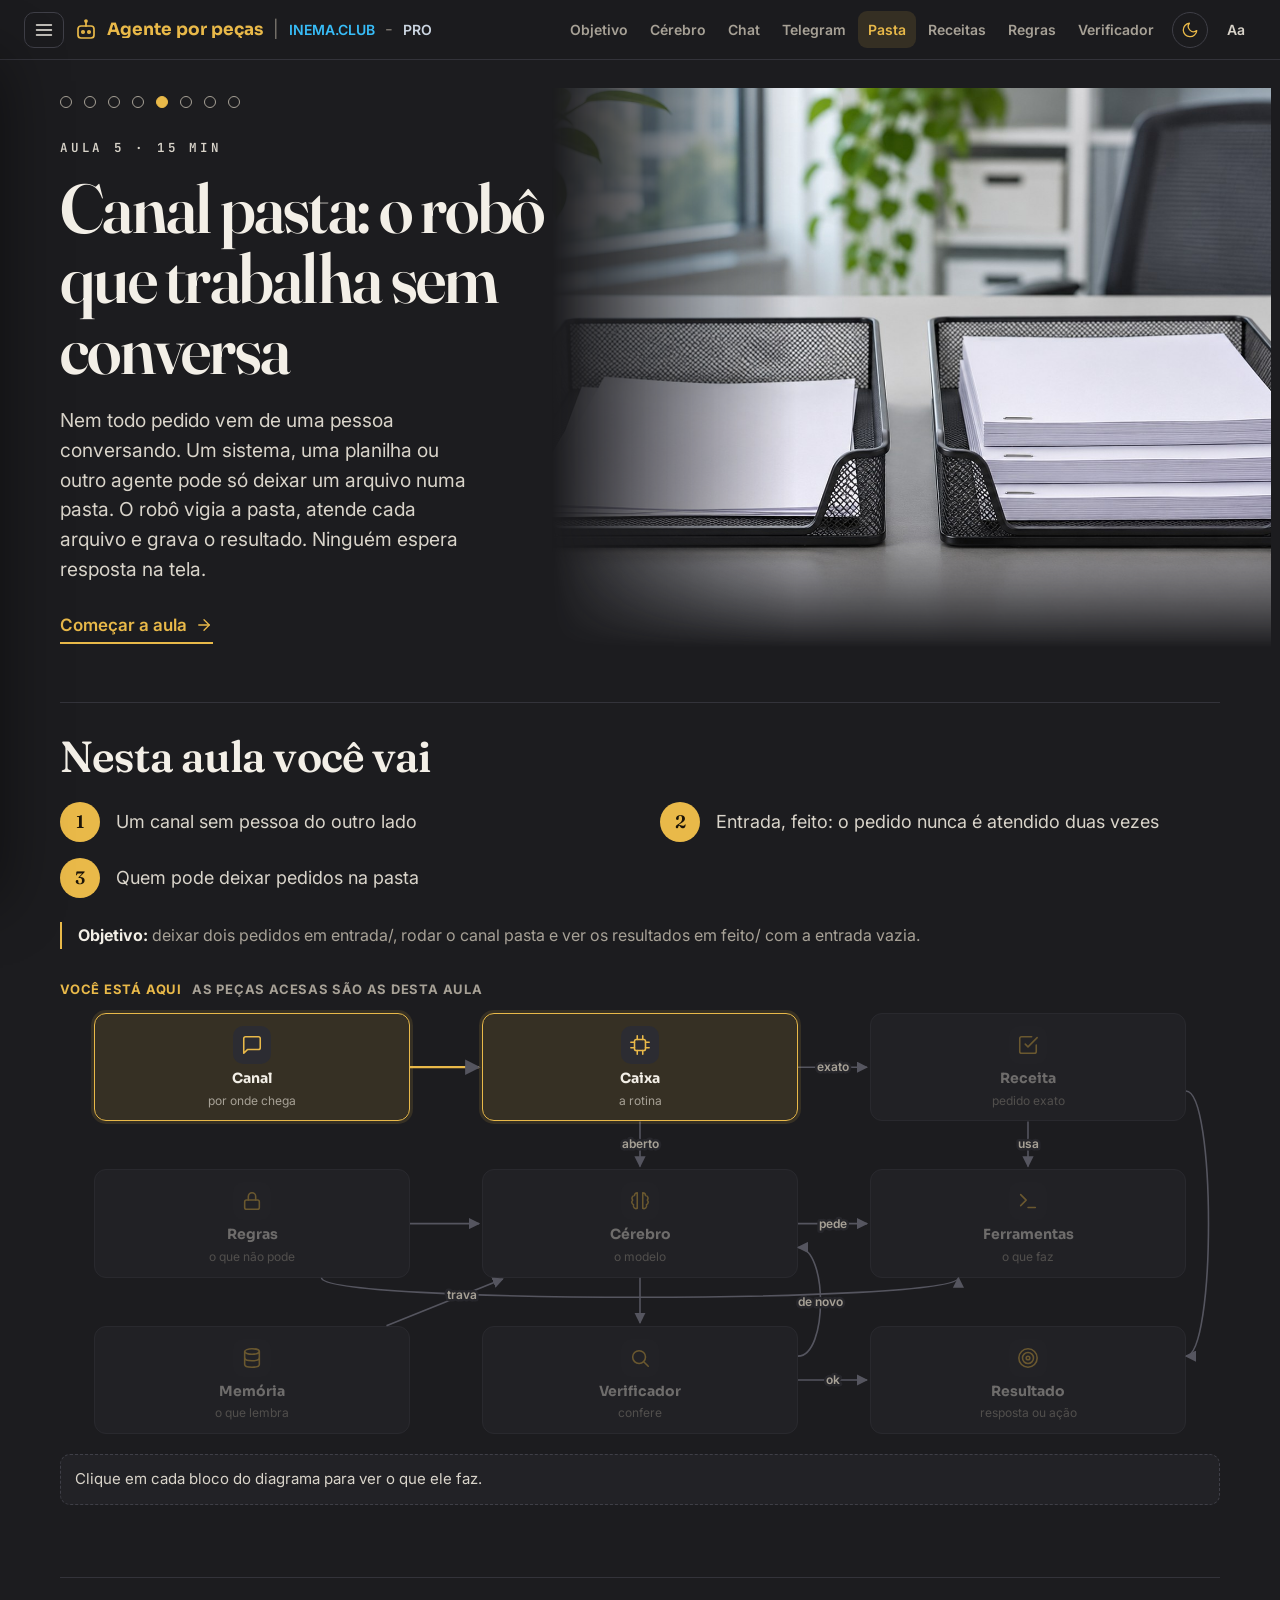
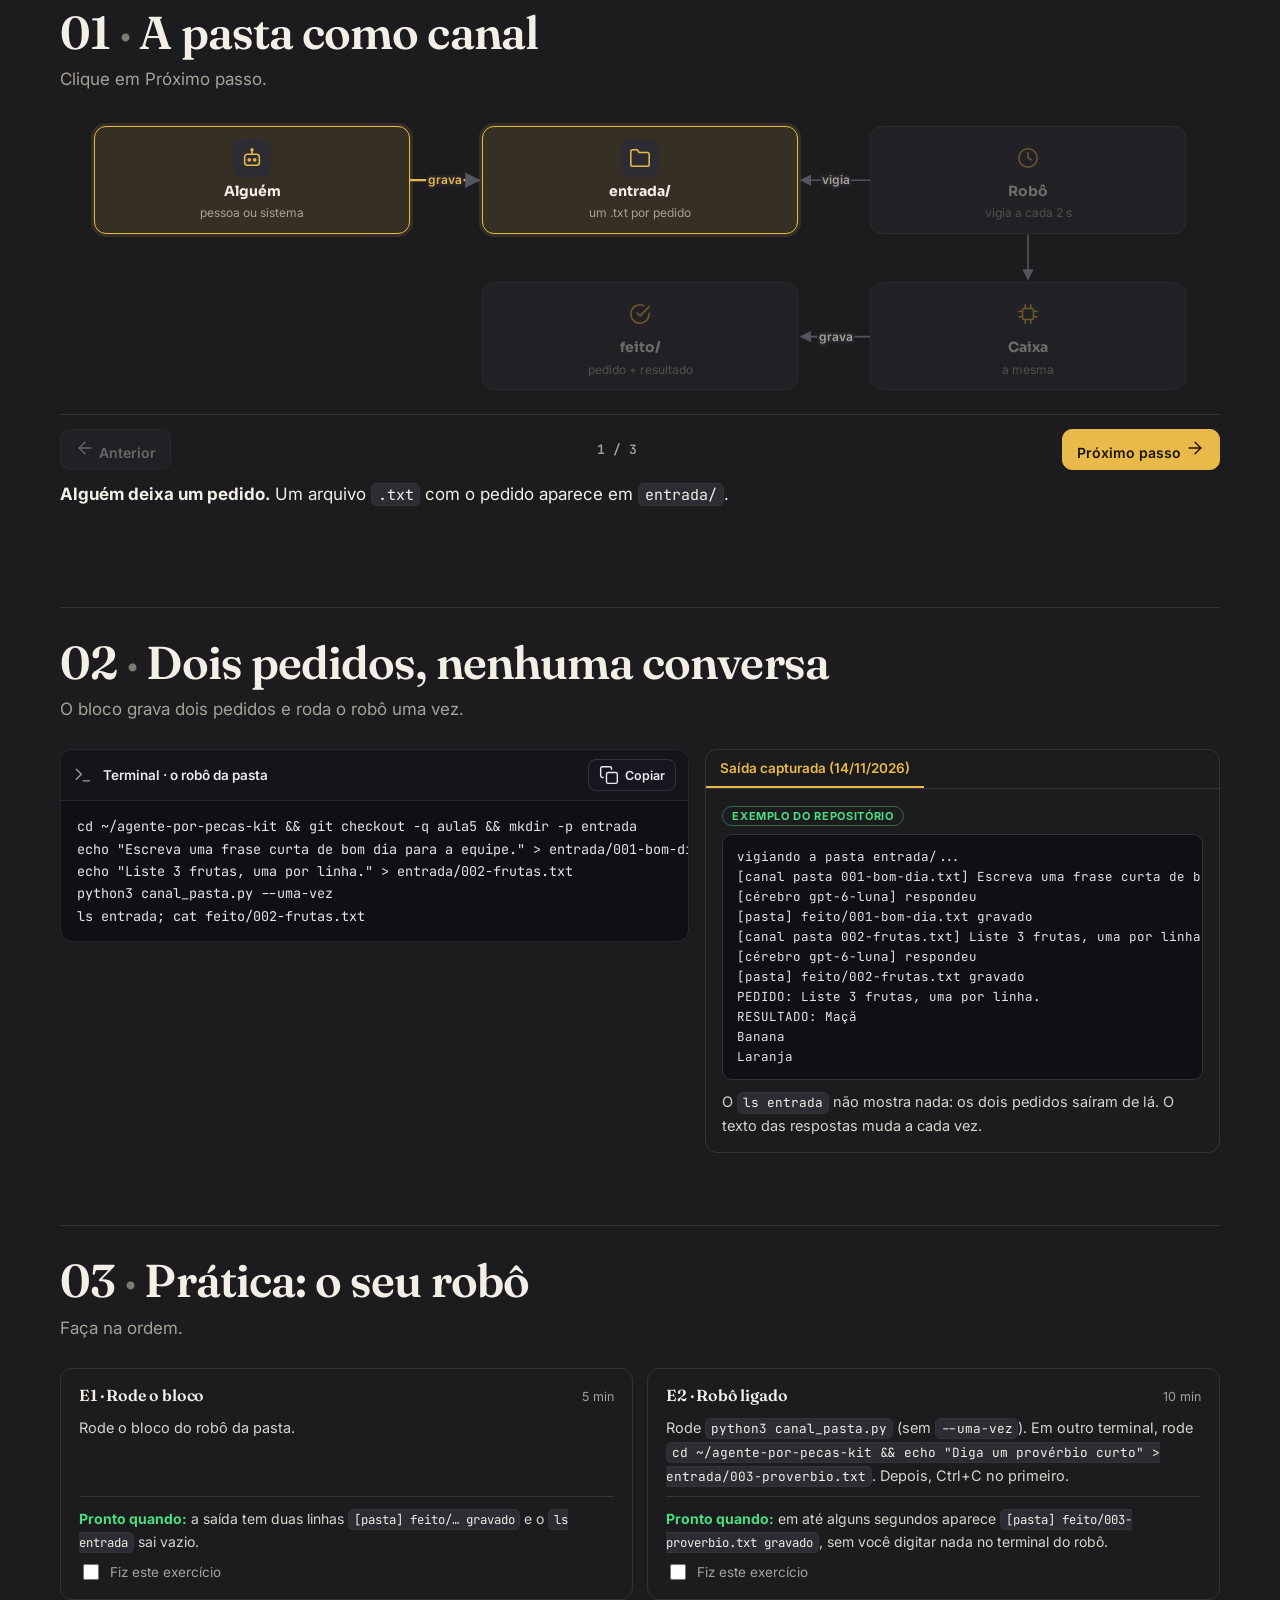
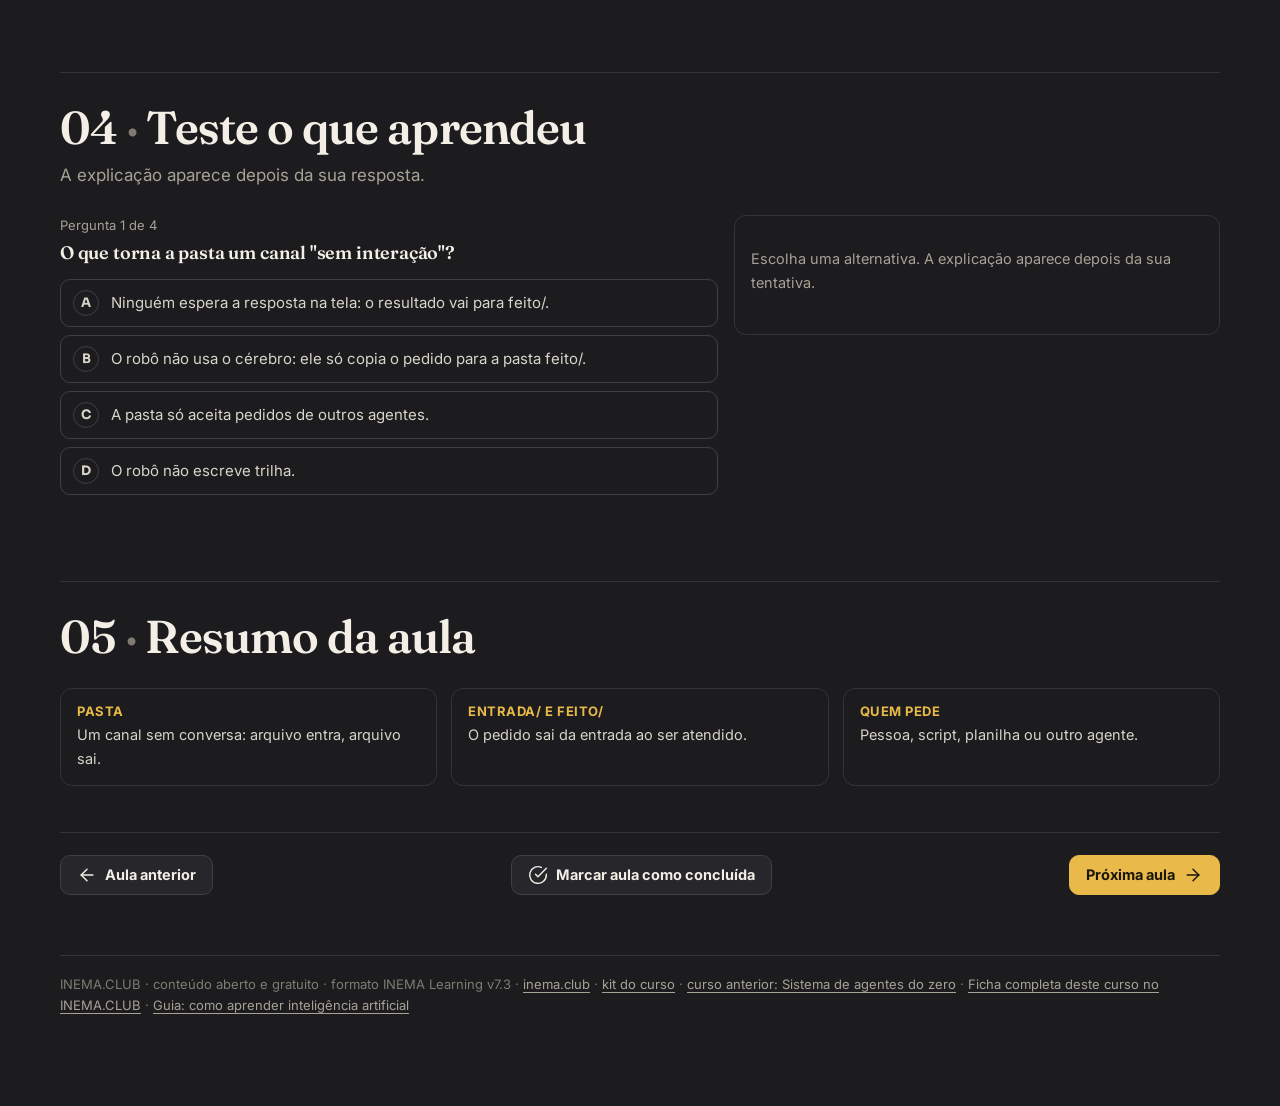
<file: aulas/pasta/index.html>
<!DOCTYPE html>
<html lang="pt-BR">
<head>
<meta charset="utf-8"/>
<meta name="viewport" content="width=device-width, initial-scale=1"/>
<title>Canal pasta: o robô que trabalha sem conversa · Agente por peças · INEMA</title>
<meta name="description" content="Nem todo pedido vem de uma pessoa conversando. Um sistema, uma planilha ou outro agente pode só deixar um arquivo numa pasta. O robô vigia a pasta, atende cada arquivo e grava o resultado. Ninguém espera resposta na tela."/>
<meta property="og:title" content="Canal pasta: o robô que trabalha sem conversa · Agente por peças · INEMA"/>
<meta property="og:description" content="Nem todo pedido vem de uma pessoa conversando. Um sistema, uma planilha ou outro agente pode só deixar um arquivo numa pasta. O robô vigia a pasta, atende cada arquivo e grava o resultado. Ninguém espera resposta na tela."/>
<meta property="og:image" content="https://inematds.github.io/agente-por-pecas-v73/assets/img/capa.jpg"/>
<meta name="theme-color" content="#0c0c10"/>
<link rel="icon" href="../../assets/img/favicon.svg" type="image/svg+xml"/>
<link rel="canonical" href="https://inematds.github.io/agente-por-pecas-v73/aulas/pasta/"/>
<link rel="preconnect" href="https://fonts.googleapis.com"/><link rel="preconnect" href="https://fonts.gstatic.com" crossorigin/>
<link href="https://fonts.googleapis.com/css2?family=Inter:wght@400;500;600;700&family=JetBrains+Mono:wght@400;600&family=Sora:wght@600;700;800&family=Fraunces:opsz,wght@9..144,500;9..144,600;9..144,700&display=swap" rel="stylesheet"/>
<link rel="stylesheet" href="../../assets/v71.css"/>
<link rel="stylesheet" href="../../assets/v72.css"/>
<link rel="stylesheet" href="../../assets/v73-fluxo.css"/>
<meta name="generator" content="INEMA Learning 7.16.23"/>
<script>try{if(JSON.parse(localStorage.getItem("agente-por-pecas-v73:tema"))==="papel")document.documentElement.setAttribute("data-tema","papel")}catch(e){}</script>
</head><body data-curso="agente-por-pecas-v73" data-aula="pasta" data-total="8" data-total-ex="18"><a class="skip" href="#conteudo">Pular para o conteúdo</a><header class="topo"><div class="esq"><button type="button" class="menu-btn" aria-expanded="false" aria-controls="lado"><svg class="ico" viewBox="0 0 24 24" aria-hidden="true"><line x1="3" y1="6" x2="21" y2="6"/><line x1="3" y1="12" x2="21" y2="12"/><line x1="3" y1="18" x2="21" y2="18"/></svg><span class="sr">Aulas</span></button><a class="marca" href="../../index.html"><svg class="ico" viewBox="0 0 24 24" aria-hidden="true"><rect x="4" y="8" width="16" height="12" rx="3"/><path d="M12 4v4"/><circle cx="12" cy="3" r="1"/><circle cx="9" cy="14" r="1.2"/><circle cx="15" cy="14" r="1.2"/></svg><span>Agente por peças</span></a><span class="sep">|</span><a class="club" href="https://inema.club" target="_blank" rel="noopener">INEMA.CLUB</a><span class="tr">-</span><a class="pro" href="https://inema.pro" target="_blank" rel="noopener">PRO</a></div><nav class="dir" aria-label="Aulas"><a href="../../aulas/objetivo/index.html" class="tlink" title="O mapa do agente, e o objetivo do seu"><span class="curto">A1</span><span class="longo">Objetivo</span></a><a href="../../aulas/caixa-cerebro/index.html" class="tlink" title="A caixa e o cérebro: o primeiro pedido"><span class="curto">A2</span><span class="longo">Cérebro</span></a><a href="../../aulas/chat/index.html" class="tlink" title="Canal chat: o seu agente numa página web"><span class="curto">A3</span><span class="longo">Chat</span></a><a href="../../aulas/telegram/index.html" class="tlink" title="Canal Telegram: o agente no seu celular"><span class="curto">A4</span><span class="longo">Telegram</span></a><a href="../../aulas/pasta/index.html" class="tlink on" aria-current="page" title="Canal pasta: o robô que trabalha sem conversa"><span class="curto">A5</span><span class="longo">Pasta</span></a><a href="../../aulas/receitas-ferramentas/index.html" class="tlink" title="Receita ou cérebro: o pedido exato não precisa de IA"><span class="curto">A6</span><span class="longo">Receitas</span></a><a href="../../aulas/memoria-regras/index.html" class="tlink" title="Memória e regras: o que ele lembra e o que ele não pode"><span class="curto">A7</span><span class="longo">Regras</span></a><a href="../../aulas/verificador/index.html" class="tlink" title="Verificador e loop: só diz pronto depois de conferir"><span class="curto">A8</span><span class="longo">Verificador</span></a><button type="button" class="tema-btn" title="Trocar tema claro/escuro"><svg class="ico sol" viewBox="0 0 24 24" aria-hidden="true"><circle cx="12" cy="12" r="4"/><path d="M12 2v2M12 20v2M4.9 4.9l1.4 1.4M17.7 17.7l1.4 1.4M2 12h2M20 12h2M4.9 19.1l1.4-1.4M17.7 6.3l1.4-1.4"/></svg><svg class="ico lua" viewBox="0 0 24 24" aria-hidden="true"><path d="M21 12.8A9 9 0 1 1 11.2 3a7 7 0 0 0 9.8 9.8z"/></svg><span class="sr">Trocar tema claro/escuro</span></button><div class="aa"><button type="button" class="aa-btn" aria-expanded="false" aria-controls="aparencia" title="Aparência">Aa</button><div class="aa-pop" id="aparencia" hidden><p>Tema</p><div class="aa-seg"><button type="button" data-tema="escuro">Escuro</button><button type="button" data-tema="papel">Papel claro</button></div><p style="margin-top:12px">Tamanho do texto</p><div class="aa-seg"><button type="button" data-escala="0.9">A−</button><button type="button" data-escala="1">A</button><button type="button" data-escala="1.12">A+</button></div></div></div></nav></header><div class="casca"><aside class="lado" id="lado" aria-label="Aulas"><a class="voltar" href="https://inema.club/"><svg class="ico" viewBox="0 0 24 24" aria-hidden="true"><line x1="19" y1="12" x2="5" y2="12"/><polyline points="12 19 5 12 12 5"/></svg>INEMA.CLUB · todos os cursos</a><p class="curso-nome">Agente por peças</p><p class="curso-sub">Canal, caixa, cérebro e verificador</p><div class="ind"><span class="ind-rot">Estudo (aulas)</span><span class="prog-txt"><span data-pct>0</span>%</span></div><div class="prog" aria-hidden="true"><i></i></div><div class="ind"><span class="ind-rot">Prática declarada</span><span class="prog-txt"><span data-prat>0</span>/18</span></div><div class="prog pratica" aria-hidden="true"><i></i></div><p class="ind-nota">Prática = exercícios que você marcou como feitos. A comprovação vem na prova da certificação.</p><ol class="lista-aulas"><li><a href="../../aulas/objetivo/index.html" data-slug="objetivo" class=""><span class="st" aria-hidden="true"></span><span>1. Mapa e objetivo<small>12 min</small></span></a></li><li><a href="../../aulas/caixa-cerebro/index.html" data-slug="caixa-cerebro" class=""><span class="st" aria-hidden="true"></span><span>2. Caixa e cérebro<small>15 min</small></span></a></li><li><a href="../../aulas/chat/index.html" data-slug="chat" class=""><span class="st" aria-hidden="true"></span><span>3. Canal chat<small>15 min</small></span></a></li><li><a href="../../aulas/telegram/index.html" data-slug="telegram" class=""><span class="st" aria-hidden="true"></span><span>4. Canal Telegram<small>20 min</small></span></a></li><li><a href="../../aulas/pasta/index.html" data-slug="pasta" class="atual" aria-current="page"><span class="st" aria-hidden="true"></span><span>5. Canal pasta<small>15 min</small></span></a></li><li><a href="../../aulas/receitas-ferramentas/index.html" data-slug="receitas-ferramentas" class=""><span class="st" aria-hidden="true"></span><span>6. Receitas e ferramentas<small>15 min</small></span></a></li><li><a href="../../aulas/memoria-regras/index.html" data-slug="memoria-regras" class=""><span class="st" aria-hidden="true"></span><span>7. Memória e regras<small>18 min</small></span></a></li><li><a href="../../aulas/verificador/index.html" data-slug="verificador" class=""><span class="st" aria-hidden="true"></span><span>8. Verificador e loop<small>20 min</small></span></a></li></ol><div class="estudo"><p class="es-tit">Seu estudo</p><details class="es-bloco" data-es="desempenho"><summary><svg class="ico" viewBox="0 0 24 24" aria-hidden="true"><line x1="18" y1="20" x2="18" y2="10"/><line x1="12" y1="20" x2="12" y2="4"/><line x1="6" y1="20" x2="6" y2="14"/></svg><span>Desempenho nos testes</span><span class="es-cont" data-es-cont="desempenho"></span></summary><div class="es-corpo" data-es-corpo="desempenho"></div></details><details class="es-bloco" data-es="notas"><summary><svg class="ico" viewBox="0 0 24 24" aria-hidden="true"><path d="M12 20h9"/><path d="M16.5 3.5a2.1 2.1 0 0 1 3 3L7 19l-4 1 1-4z"/></svg><span>Minhas anotações</span><span class="es-cont" data-es-cont="notas"></span></summary><div class="es-corpo" data-es-corpo="notas"></div></details><details class="es-bloco" data-es="dados"><summary><svg class="ico" viewBox="0 0 24 24" aria-hidden="true"><ellipse cx="12" cy="5" rx="8" ry="3"/><path d="M4 5v14c0 1.7 3.6 3 8 3s8-1.3 8-3V5"/><path d="M4 12c0 1.7 3.6 3 8 3s8-1.3 8-3"/></svg><span>Copiar meus dados</span><span class="es-cont" data-es-cont="dados"></span></summary><div class="es-corpo" data-es-corpo="dados"><p class="es-exp">Seu progresso, suas anotações e as notas dos testes ficam só neste navegador. Baixe uma cópia (.json) para guardar ou para continuar em outro computador ou navegador; lá, carregue a cópia. Carregar soma com o que já existe e não apaga nada.</p><div class="es-acoes"><button type="button" class="es-btn es-exportar"><svg class="ico" viewBox="0 0 24 24" aria-hidden="true"><path d="M21 15v4a2 2 0 0 1-2 2H5a2 2 0 0 1-2-2v-4"/><polyline points="7 10 12 15 17 10"/><line x1="12" y1="15" x2="12" y2="3"/></svg>Baixar cópia</button><label class="es-btn es-importar"><svg class="ico" viewBox="0 0 24 24" aria-hidden="true"><path d="M21 15v4a2 2 0 0 1-2 2H5a2 2 0 0 1-2-2v-4"/><polyline points="17 8 12 3 7 8"/><line x1="12" y1="3" x2="12" y2="15"/></svg>Carregar cópia<input type="file" class="sr" accept=".json,application/json"/></label></div><p class="es-msg" aria-live="polite"></p></div></details></div><script type="application/json" id="estudo-dados">{"txt": {"titulo": "Seu estudo", "continuar": "Continuar de onde parei", "comecar": "Começar pela aula 1", "cta_continuar": "Continuar a aula {n}", "hoje": "hoje", "ontem": "ontem", "ha_dias": "há {n} dias", "desempenho": "Desempenho nos testes", "notas": "Minhas anotações", "dados": "Copiar meus dados", "sem_testes": "Nenhum teste feito ainda. O teste fica no fim de cada aula.", "nao_fez": "teste ainda não feito", "ultimo": "Último", "melhor": "Melhor", "tentativas": "tentativas", "tentativa": "tentativa", "tudo_certo": "Acertou tudo no último teste.", "rever": "Para rever", "resposta": "Resposta certa:", "ir_teste": "Refazer o teste", "sem_notas": "Nenhuma anotação ainda. Na aula, selecione um trecho do texto e toque em Marcar ou Anotar.", "so_marcado": "(só marcado)", "marcar": "Marcar", "anotar": "Anotar", "salvar": "Salvar", "apagar": "Apagar marca", "fechar": "Fechar", "nota_ph": "Escreva sua anotação sobre este trecho…", "um_bloco": "Marque dentro de um parágrafo só.", "nao_marca": "Este trecho não pode ser marcado.", "dados_exp": "Seu progresso, suas anotações e as notas dos testes ficam só neste navegador. Baixe uma cópia (.json) para guardar ou para continuar em outro computador ou navegador; lá, carregue a cópia. Carregar soma com o que já existe e não apaga nada.", "exportar": "Baixar cópia", "importar": "Carregar cópia", "import_ok": "Cópia carregada ({n} itens). Atualizando a página…", "import_erro": "Arquivo não reconhecido. Nada foi alterado.", "import_outro": "Esta cópia é de outro curso. Nada foi alterado.", "export_ok": "Cópia baixada."}, "aulas": [{"slug": "objetivo", "num": 1, "t": "Mapa e objetivo", "quiz": {"sec": "s6", "perguntas": [{"p": "Qual é a diferença central entre o chat e um agente?", "certa": "O chat responde em texto; o agente faz a tarefa e confere."}, {"p": "Por que escrever o objetivo.md antes de qualquer código?", "certa": "Porque ele diz o que conferir para saber se está pronto."}, {"p": "Qual frase serve para a parte \"Quando está pronto\"?", "certa": "O pedido \"anote pão\" deixa a palavra pão em lista.txt."}, {"p": "O cérebro do agente neste curso usa…", "certa": "A sua assinatura do ChatGPT, pelo Codex, sem chave de API."}]}}, {"slug": "caixa-cerebro", "num": 2, "t": "Caixa e cérebro", "quiz": {"sec": "s6", "perguntas": [{"p": "Qual é o papel da caixa?", "certa": "Receber o pedido do canal, chamar o cérebro e devolver o resultado."}, {"p": "Para trocar o Codex por um modelo local, o que muda?", "certa": "Nada no código: a variável CEREBRO=local."}, {"p": "Por que o Codex roda numa pasta vazia, só leitura?", "certa": "Porque ele só decide; quem mexe em arquivo é a caixa."}, {"p": "A trilha mostra [cérebro gpt-6-sol] respondeu. O que aconteceu?", "certa": "Você rodou com MODELO=gpt-6-sol."}]}}, {"slug": "chat", "num": 3, "t": "Canal chat", "quiz": {"sec": "s5", "perguntas": [{"p": "O que mudou na caixa para o agente atender pelo chat?", "certa": "Nada: o canal web chama a mesma caixa."}, {"p": "Por que o endereço do chat muda a cada vez que você liga?", "certa": "Porque o canal pede ao sistema uma porta livre."}, {"p": "A página mostrou a resposta mas não a trilha. Onde olhar primeiro?", "certa": "No terminal do canal web: a trilha também sai lá."}, {"p": "Quem pode abrir o seu chat local, do jeito que ele está?", "certa": "Só o seu computador: o servidor escuta em 127.0.0.1."}]}}, {"slug": "telegram", "num": 4, "t": "Canal Telegram", "quiz": {"sec": "s6", "perguntas": [{"p": "Por que o token fica no .env e não no canal_telegram.py?", "certa": "Porque o código vai para o git, e o token controla o bot."}, {"p": "Você mandou a mensagem com o canal desligado. O que acontece?", "certa": "Ela fica guardada no Telegram até o canal ligar e buscar."}, {"p": "Para que serve o arquivo telegram.offset?", "certa": "Lembrar a última mensagem atendida, para não repetir."}, {"p": "Do jeito que está nesta aula, quem o seu bot atende?", "certa": "Qualquer pessoa que achar o bot; a trava vem na aula 7."}]}}, {"slug": "pasta", "num": 5, "t": "Canal pasta", "quiz": {"sec": "s4", "perguntas": [{"p": "O que torna a pasta um canal \"sem interação\"?", "certa": "Ninguém espera a resposta na tela: o resultado vai para feito/."}, {"p": "Por que o robô apaga o arquivo de entrada/ depois de atender?", "certa": "Para o mesmo pedido não ser atendido de novo na próxima volta."}, {"p": "Em que ordem o robô atende os arquivos?", "certa": "Em ordem de nome: por isso 001, 002…"}, {"p": "Quem pode mandar pedidos para o robô da pasta?", "certa": "Quem consegue gravar um arquivo naquela pasta."}]}}, {"slug": "receitas-ferramentas", "num": 6, "t": "Receitas e ferramentas", "quiz": {"sec": "s7", "perguntas": [{"p": "O pedido \"adicione café na lista\" chega. O que acontece?", "certa": "A receita anotar-na-lista faz o passo a passo, sem chamar o cérebro."}, {"p": "No pedido aberto, quem abre o arquivo notas.txt?", "certa": "A caixa, quando o cérebro pede a ferramenta ler."}, {"p": "Por que vale a pena ter receita para um pedido que o cérebro também saberia fazer?", "certa": "Porque a receita sai igual toda vez, na hora e sem cérebro."}, {"p": "A sua receita tem quando: anote a tarefa *. Qual pedido cai nela?", "certa": "Anote a tarefa comprar pilhas."}]}}, {"slug": "memoria-regras", "num": 7, "t": "Memória e regras", "quiz": {"sec": "s8", "perguntas": [{"p": "Na aula 6, o Codex respondeu \"não posso divulgar\". Por que isso não bastou?", "certa": "Porque a ferramenta já tinha lido o segredo antes."}, {"p": "Onde fica a regra \"só a pasta trabalho/\" que não depende do modelo?", "certa": "Na função caminho() das ferramentas."}, {"p": "Pelo Telegram, o cérebro pede para substituir um arquivo que já existe. O que acontece?", "certa": "Recusa: fora do terminal não há como dar o OK."}, {"p": "A memória é guardada em…", "certa": "No arquivo memoria.json, que vai junto em cada pedido."}]}}, {"slug": "verificador", "num": 8, "t": "Verificador e loop", "quiz": {"sec": "s8", "perguntas": [{"p": "Por que o exemplo concreto é melhor que o juiz?", "certa": "Porque o código confere igual toda vez, e o juiz varia."}, {"p": "O verificador reprovou. O que o aviso para o cérebro diz?", "certa": "Que foi reprovado, sem dizer o que era esperado."}, {"p": "Quando o agente cancela?", "certa": "Quando o verificador reprova 3 vezes."}, {"p": "No robô da pasta, onde vai o exemplo concreto?", "certa": "Numa linha esperado: dentro do próprio arquivo do pedido."}]}}]}</script><div class="lado-card">Kit do curso<b>Uma peça por arquivo</b>O agente inteiro, com uma tag por aula (aula1 … aula8). Na main, testes que rodam sem modelo.<br/><a href="https://github.com/inematds/agente-por-pecas-kit" target="_blank" rel="noopener">Abrir o kit no GitHub →</a></div></aside><main class="principal" id="conteudo"><div class="miolo" data-competencias="usar-canal-sem-interacao;ler-entrada-e-feito"><div class="aula-hero com-img"><div class="ah-txt"><nav class="pontos" aria-label="Aulas"><a href="../../aulas/objetivo/index.html" class="pt" data-slug="objetivo" title="O mapa do agente, e o objetivo do seu"><span class="sr">O mapa do agente, e o objetivo do seu</span></a><a href="../../aulas/caixa-cerebro/index.html" class="pt" data-slug="caixa-cerebro" title="A caixa e o cérebro: o primeiro pedido"><span class="sr">A caixa e o cérebro: o primeiro pedido</span></a><a href="../../aulas/chat/index.html" class="pt" data-slug="chat" title="Canal chat: o seu agente numa página web"><span class="sr">Canal chat: o seu agente numa página web</span></a><a href="../../aulas/telegram/index.html" class="pt" data-slug="telegram" title="Canal Telegram: o agente no seu celular"><span class="sr">Canal Telegram: o agente no seu celular</span></a><a href="../../aulas/pasta/index.html" class="pt on" data-slug="pasta" title="Canal pasta: o robô que trabalha sem conversa"><span class="sr">Canal pasta: o robô que trabalha sem conversa</span></a><a href="../../aulas/receitas-ferramentas/index.html" class="pt" data-slug="receitas-ferramentas" title="Receita ou cérebro: o pedido exato não precisa de IA"><span class="sr">Receita ou cérebro: o pedido exato não precisa de IA</span></a><a href="../../aulas/memoria-regras/index.html" class="pt" data-slug="memoria-regras" title="Memória e regras: o que ele lembra e o que ele não pode"><span class="sr">Memória e regras: o que ele lembra e o que ele não pode</span></a><a href="../../aulas/verificador/index.html" class="pt" data-slug="verificador" title="Verificador e loop: só diz pronto depois de conferir"><span class="sr">Verificador e loop: só diz pronto depois de conferir</span></a></nav><p class="kicker">Aula 5 · 15 min</p><h1>Canal pasta: o robô que trabalha sem conversa</h1><p class="lead">Nem todo pedido vem de uma pessoa conversando. Um sistema, uma planilha ou outro agente pode só deixar um arquivo numa pasta. O robô vigia a pasta, atende cada arquivo e grava o resultado. Ninguém espera resposta na tela.</p><a class="comecar" href="#s1">Começar a aula <svg class="ico" viewBox="0 0 24 24" aria-hidden="true"><line x1="5" y1="12" x2="19" y2="12"/><polyline points="12 5 19 12 12 19"/></svg></a></div><figure class="ah-img"><img src="../../assets/img/hero/pasta.jpg" alt="Bandejas de papel de entrada e saída sobre uma mesa organizada de escritório." width="1536" height="1024"/></figure></div><div class="nesta2"><h2>Nesta aula você vai</h2><ol><li><b class="dn">1</b><span>Um canal sem pessoa do outro lado</span></li><li><b class="dn">2</b><span>Entrada, feito: o pedido nunca é atendido duas vezes</span></li><li><b class="dn">3</b><span>Quem pode deixar pedidos na pasta</span></li></ol><p class="objetivo"><b>Objetivo:</b> deixar dois pedidos em entrada/, rodar o canal pasta e ver os resultados em feito/ com a entrada vazia.</p></div><div class="mapa-aula"><p class="mapa-t"><b>Você está aqui</b><span>as peças acesas são as desta aula</span></p><div class="painel fx" data-ligacoes="[{&quot;de&quot;: &quot;canal&quot;, &quot;para&quot;: &quot;caixa&quot;}, {&quot;de&quot;: &quot;caixa&quot;, &quot;para&quot;: &quot;receita&quot;, &quot;rot&quot;: &quot;exato&quot;}, {&quot;de&quot;: &quot;caixa&quot;, &quot;para&quot;: &quot;cerebro&quot;, &quot;rot&quot;: &quot;aberto&quot;}, {&quot;de&quot;: &quot;receita&quot;, &quot;para&quot;: &quot;ferramentas&quot;, &quot;rot&quot;: &quot;usa&quot;}, {&quot;de&quot;: &quot;cerebro&quot;, &quot;para&quot;: &quot;ferramentas&quot;, &quot;rot&quot;: &quot;pede&quot;}, {&quot;de&quot;: &quot;regras&quot;, &quot;para&quot;: &quot;cerebro&quot;}, {&quot;de&quot;: &quot;memoria&quot;, &quot;para&quot;: &quot;cerebro&quot;}, {&quot;de&quot;: &quot;cerebro&quot;, &quot;para&quot;: &quot;verificador&quot;}, {&quot;de&quot;: &quot;verificador&quot;, &quot;para&quot;: &quot;resultado&quot;, &quot;rot&quot;: &quot;ok&quot;}, {&quot;de&quot;: &quot;verificador&quot;, &quot;para&quot;: &quot;cerebro&quot;, &quot;rot&quot;: &quot;de novo&quot;, &quot;volta&quot;: &quot;dir&quot;}, {&quot;de&quot;: &quot;receita&quot;, &quot;para&quot;: &quot;resultado&quot;, &quot;volta&quot;: &quot;dir&quot;}, {&quot;de&quot;: &quot;regras&quot;, &quot;para&quot;: &quot;ferramentas&quot;, &quot;rot&quot;: &quot;trava&quot;, &quot;volta&quot;: &quot;baixo&quot;}]"><div class="fx-palco"><svg class="fx-setas" aria-hidden="true"></svg><div class="fx-grade" style="--cols:3"><button type="button" class="fx-no aceso" data-id="canal" aria-pressed="false" style="grid-column:1;grid-row:1"><span class="ic"><svg class="ico" viewBox="0 0 24 24" aria-hidden="true"><path d="M21 15a2 2 0 0 1-2 2H7l-4 4V5a2 2 0 0 1 2-2h14a2 2 0 0 1 2 2z"/></svg></span><span class="nome">Canal</span><span class="sub">por onde chega</span><template><b>Canal.</b> Por onde o pedido chega: o terminal, um chat numa página web, o Telegram, ou um arquivo numa pasta, sem ninguém conversando. <a href="../../aulas/caixa-cerebro/index.html">Aula 2</a></template></button><button type="button" class="fx-no aceso" data-id="caixa" aria-pressed="false" style="grid-column:2;grid-row:1"><span class="ic"><svg class="ico" viewBox="0 0 24 24" aria-hidden="true"><rect x="6" y="6" width="12" height="12" rx="2"/><path d="M9 2v4M15 2v4M9 18v4M15 18v4M2 9h4M2 15h4M18 9h4M18 15h4"/></svg></span><span class="nome">Caixa</span><span class="sub">a rotina</span><template><b>Caixa.</b> A máquina com a rotina (o programa) que recebe o pedido de qualquer canal e decide quem faz: a receita ou o cérebro. Arquivo <code>caixa.py</code>. <a href="../../aulas/caixa-cerebro/index.html">Aula 2</a></template></button><button type="button" class="fx-no apagado" data-id="receita" aria-pressed="false" style="grid-column:3;grid-row:1"><span class="ic"><svg class="ico" viewBox="0 0 24 24" aria-hidden="true"><path d="M9 11l3 3L22 4"/><path d="M21 12v7a2 2 0 0 1-2 2H5a2 2 0 0 1-2-2V5a2 2 0 0 1 2-2h11"/></svg></span><span class="nome">Receita</span><span class="sub">pedido exato</span><template><b>Receita.</b> O passo a passo para o pedido exato, sem cérebro. É o que se chama RPA: um robô que segue passos fixos. Rápido, igual toda vez e de graça. Arquivos em <code>receitas/</code>. <a href="../../aulas/receitas-ferramentas/index.html">Aula 6</a></template></button><button type="button" class="fx-no apagado" data-id="regras" aria-pressed="false" style="grid-column:1;grid-row:2"><span class="ic"><svg class="ico" viewBox="0 0 24 24" aria-hidden="true"><rect x="4" y="11" width="16" height="10" rx="2"/><path d="M8 11V7a4 4 0 0 1 8 0v4"/></svg></span><span class="nome">Regras</span><span class="sub">o que não pode</span><template><b>Regras.</b> Os limites do trabalho. Escritos em <code>regras.md</code> para o cérebro ler, e travados no código das ferramentas, que não esquece. <a href="../../aulas/memoria-regras/index.html">Aula 7</a></template></button><button type="button" class="fx-no apagado" data-id="cerebro" aria-pressed="false" style="grid-column:2;grid-row:2"><span class="ic"><svg class="ico" viewBox="0 0 24 24" aria-hidden="true"><path d="M9 3a3 3 0 0 0-3 3 3 3 0 0 0-2 5 3 3 0 0 0 1 5 3 3 0 0 0 4 4V3z"/><path d="M15 3a3 3 0 0 1 3 3 3 3 0 0 1 2 5 3 3 0 0 1-1 5 3 3 0 0 1-4 4V3z"/></svg></span><span class="nome">Cérebro</span><span class="sub">o modelo</span><template><b>Cérebro.</b> O modelo que pensa: o Codex da sua assinatura, ou um modelo local no Ollama. Ele não executa nada: só decide e pede. Arquivo <code>cerebro.py</code>. <a href="../../aulas/caixa-cerebro/index.html">Aula 2</a></template></button><button type="button" class="fx-no apagado" data-id="ferramentas" aria-pressed="false" style="grid-column:3;grid-row:2"><span class="ic"><svg class="ico" viewBox="0 0 24 24" aria-hidden="true"><polyline points="4 17 10 11 4 5"/><line x1="12" y1="19" x2="20" y2="19"/></svg></span><span class="nome">Ferramentas</span><span class="sub">o que faz</span><template><b>Ferramentas.</b> O que o agente consegue fazer no mundo: ler, gravar, anotar, lembrar. Quem executa é a caixa. Arquivo <code>ferramentas.py</code>. <a href="../../aulas/receitas-ferramentas/index.html">Aula 6</a></template></button><button type="button" class="fx-no apagado" data-id="memoria" aria-pressed="false" style="grid-column:1;grid-row:3"><span class="ic"><svg class="ico" viewBox="0 0 24 24" aria-hidden="true"><ellipse cx="12" cy="5" rx="8" ry="3"/><path d="M4 5v14c0 1.7 3.6 3 8 3s8-1.3 8-3V5"/><path d="M4 12c0 1.7 3.6 3 8 3s8-1.3 8-3"/></svg></span><span class="nome">Memória</span><span class="sub">o que lembra</span><template><b>Memória.</b> O que o agente sabe de você e guarda de uma conversa para a outra. Arquivo <code>memoria.json</code>. <a href="../../aulas/memoria-regras/index.html">Aula 7</a></template></button><button type="button" class="fx-no apagado" data-id="verificador" aria-pressed="false" style="grid-column:2;grid-row:3"><span class="ic"><svg class="ico" viewBox="0 0 24 24" aria-hidden="true"><circle cx="11" cy="11" r="7"/><line x1="21" y1="21" x2="16.6" y2="16.6"/></svg></span><span class="nome">Verificador</span><span class="sub">confere</span><template><b>Verificador.</b> Confere o resultado contra o pedido. Com um exemplo concreto, o código confere e acerta sempre; sem exemplo, outro cérebro faz de juiz. Arquivo <code>verificador.py</code>. <a href="../../aulas/verificador/index.html">Aula 8</a></template></button><button type="button" class="fx-no apagado" data-id="resultado" aria-pressed="false" style="grid-column:3;grid-row:3"><span class="ic"><svg class="ico" viewBox="0 0 24 24" aria-hidden="true"><circle cx="12" cy="12" r="10"/><circle cx="12" cy="12" r="6"/><circle cx="12" cy="12" r="2"/></svg></span><span class="nome">Resultado</span><span class="sub">resposta ou ação</span><template><b>Resultado.</b> O que sai: uma resposta, uma ação (um arquivo gravado, uma anotação) ou o aviso de que cancelou depois de 3 tentativas. <a href="../../aulas/verificador/index.html">Aula 8</a></template></button></div></div><div class="fx-detalhe" aria-live="polite">Clique em cada bloco do diagrama para ver o que ele faz.</div></div></div><section class="secao" id="s1"><div class="sec-cab"><div><h2><span class="sn">01</span><span class="sp" aria-hidden="true"> · </span>A pasta como canal</h2><p>Clique em Próximo passo.</p></div></div><div class="painel fx" data-ligacoes="[{&quot;de&quot;: &quot;quem&quot;, &quot;para&quot;: &quot;entrada&quot;, &quot;rot&quot;: &quot;grava&quot;}, {&quot;de&quot;: &quot;robo&quot;, &quot;para&quot;: &quot;entrada&quot;, &quot;rot&quot;: &quot;vigia&quot;}, {&quot;de&quot;: &quot;robo&quot;, &quot;para&quot;: &quot;caixa&quot;}, {&quot;de&quot;: &quot;caixa&quot;, &quot;para&quot;: &quot;feito&quot;, &quot;rot&quot;: &quot;grava&quot;}]"><div class="fx-palco"><svg class="fx-setas" aria-hidden="true"></svg><div class="fx-grade" style="--cols:3"><button type="button" class="fx-no" data-id="quem" aria-pressed="false" style="grid-column:1;grid-row:1"><span class="ic"><svg class="ico" viewBox="0 0 24 24" aria-hidden="true"><rect x="4" y="8" width="16" height="12" rx="3"/><path d="M12 4v4"/><circle cx="12" cy="3" r="1"/><circle cx="9" cy="14" r="1.2"/><circle cx="15" cy="14" r="1.2"/></svg></span><span class="nome">Alguém</span><span class="sub">pessoa ou sistema</span><template><b>Alguém.</b> Pode ser você, um script, uma planilha exportada ou outro agente. Basta gravar um <code>.txt</code>.</template></button><button type="button" class="fx-no" data-id="entrada" aria-pressed="false" style="grid-column:2;grid-row:1"><span class="ic"><svg class="ico" viewBox="0 0 24 24" aria-hidden="true"><path d="M22 19a2 2 0 0 1-2 2H4a2 2 0 0 1-2-2V5a2 2 0 0 1 2-2h5l2 3h9a2 2 0 0 1 2 2z"/></svg></span><span class="nome">entrada/</span><span class="sub">um .txt por pedido</span><template><b>entrada/.</b> Cada arquivo é um pedido. O nome (<code>001-bom-dia.txt</code>) define a ordem.</template></button><button type="button" class="fx-no" data-id="robo" aria-pressed="false" style="grid-column:3;grid-row:1"><span class="ic"><svg class="ico" viewBox="0 0 24 24" aria-hidden="true"><circle cx="12" cy="12" r="10"/><polyline points="12 6 12 12 16 14"/></svg></span><span class="nome">Robô</span><span class="sub">vigia a cada 2 s</span><template><b>Robô.</b> <code>canal_pasta.py</code> olha a pasta a cada 2 segundos. Com <code>--uma-vez</code>, atende o que tem e para.</template></button><button type="button" class="fx-no" data-id="caixa" aria-pressed="false" style="grid-column:3;grid-row:2"><span class="ic"><svg class="ico" viewBox="0 0 24 24" aria-hidden="true"><rect x="6" y="6" width="12" height="12" rx="2"/><path d="M9 2v4M15 2v4M9 18v4M15 18v4M2 9h4M2 15h4M18 9h4M18 15h4"/></svg></span><span class="nome">Caixa</span><span class="sub">a mesma</span><template><b>Caixa.</b> A mesma caixa. Na trilha, o canal aparece com o nome do arquivo: <code>[canal pasta 001-bom-dia.txt]</code>.</template></button><button type="button" class="fx-no" data-id="feito" aria-pressed="false" style="grid-column:2;grid-row:2"><span class="ic"><svg class="ico" viewBox="0 0 24 24" aria-hidden="true"><path d="M22 11.1V12a10 10 0 1 1-5.9-9.1"/><polyline points="22 4 12 14 9 11"/></svg></span><span class="nome">feito/</span><span class="sub">pedido + resultado</span><template><b>feito/.</b> O resultado é gravado em <code>feito/</code>, com o mesmo nome, e o pedido sai de <code>entrada/</code>.</template></button></div></div><div class="fx-passos" data-passos="[{&quot;acende&quot;: [&quot;quem&quot;, &quot;entrada&quot;], &quot;ligar&quot;: [&quot;quem&gt;entrada&quot;], &quot;titulo&quot;: &quot;Alguém deixa um pedido.&quot;, &quot;texto&quot;: &quot;Um arquivo &lt;code&gt;.txt&lt;/code&gt; com o pedido aparece em &lt;code&gt;entrada/&lt;/code&gt;.&quot;}, {&quot;acende&quot;: [&quot;robo&quot;, &quot;entrada&quot;, &quot;caixa&quot;], &quot;ligar&quot;: [&quot;robo&gt;entrada&quot;, &quot;robo&gt;caixa&quot;], &quot;titulo&quot;: &quot;O robô atende.&quot;, &quot;texto&quot;: &quot;Ele lê o arquivo e entrega o texto para a caixa, um arquivo por vez, em ordem de nome.&quot;}, {&quot;acende&quot;: [&quot;caixa&quot;, &quot;feito&quot;], &quot;ligar&quot;: [&quot;caixa&gt;feito&quot;], &quot;titulo&quot;: &quot;O resultado fica guardado.&quot;, &quot;texto&quot;: &quot;Pedido e resultado vão para &lt;code&gt;feito/&lt;/code&gt;. A entrada fica vazia: nada é atendido duas vezes.&quot;}]"><button type="button" class="fx-ant"><svg class="ico" viewBox="0 0 24 24" aria-hidden="true"><line x1="19" y1="12" x2="5" y2="12"/><polyline points="12 19 5 12 12 5"/></svg> Anterior</button><span class="fx-cont"></span><button type="button" class="fx-prox">Próximo passo <svg class="ico" viewBox="0 0 24 24" aria-hidden="true"><line x1="5" y1="12" x2="19" y2="12"/><polyline points="12 5 19 12 12 19"/></svg></button><p class="fx-leg" aria-live="polite"></p></div></div></section><section class="secao" id="s2"><div class="sec-cab"><div><h2><span class="sn">02</span><span class="sp" aria-hidden="true"> · </span>Dois pedidos, nenhuma conversa</h2><p>O bloco grava dois pedidos e roda o robô uma vez.</p></div></div><div class="cods"><div><div class="cod"><div class="cod-cab"><svg class="ico" viewBox="0 0 24 24" aria-hidden="true"><polyline points="4 17 10 11 4 5"/><line x1="12" y1="19" x2="20" y2="19"/></svg><b>Terminal · o robô da pasta</b><button type="button" class="copiar" data-rot="Copiar" data-ok="Copiado"><svg class="ico" viewBox="0 0 24 24" aria-hidden="true"><rect x="9" y="9" width="13" height="13" rx="2"/><path d="M5 15H4a2 2 0 0 1-2-2V4a2 2 0 0 1 2-2h9a2 2 0 0 1 2 2v1"/></svg><span>Copiar</span></button></div><pre>cd ~/agente-por-pecas-kit &amp;&amp; git checkout -q aula5 &amp;&amp; mkdir -p entrada
echo &quot;Escreva uma frase curta de bom dia para a equipe.&quot; &gt; entrada/001-bom-dia.txt
echo &quot;Liste 3 frutas, uma por linha.&quot; &gt; entrada/002-frutas.txt
python3 canal_pasta.py --uma-vez
ls entrada; cat feito/002-frutas.txt</pre></div></div><div class="saida"><div class="saida-tabs" role="tablist"><button type="button" data-alvo="s0" aria-selected="true">Saída capturada (14/11/2026)</button></div><div class="saida-corpo" data-painel="s0"><span class="selo real">Exemplo do repositório</span><pre>vigiando a pasta entrada/...
[canal pasta 001-bom-dia.txt] Escreva uma frase curta de bom dia para a equipe.
[cérebro gpt-6-luna] respondeu
[pasta] feito/001-bom-dia.txt gravado
[canal pasta 002-frutas.txt] Liste 3 frutas, uma por linha.
[cérebro gpt-6-luna] respondeu
[pasta] feito/002-frutas.txt gravado
PEDIDO: Liste 3 frutas, uma por linha.
RESULTADO: Maçã
Banana
Laranja</pre><p>O <code>ls entrada</code> não mostra nada: os dois pedidos saíram de lá. O texto das respostas muda a cada vez.</p></div></div></div></section><section class="secao" id="s3"><div class="sec-cab"><div><h2><span class="sn">03</span><span class="sp" aria-hidden="true"> · </span>Prática: o seu robô</h2><p>Faça na ordem.</p></div></div><div class="exs"><article class="exc"><div class="t"><h3>E1 · Rode o bloco</h3><span class="min">5 min</span></div><p>Rode o bloco do robô da pasta.</p><p class="pronto"><b>Pronto quando:</b> a saída tem duas linhas <code>[pasta] feito/… gravado</code> e o <code>ls entrada</code> sai vazio.</p><label><input type="checkbox" data-id="pasta-e1"/>Fiz este exercício</label></article><article class="exc"><div class="t"><h3>E2 · Robô ligado</h3><span class="min">10 min</span></div><p>Rode <code>python3 canal_pasta.py</code> (sem <code>--uma-vez</code>). Em outro terminal, rode <code>cd ~/agente-por-pecas-kit && echo "Diga um provérbio curto" > entrada/003-proverbio.txt</code>. Depois, Ctrl+C no primeiro.</p><p class="pronto"><b>Pronto quando:</b> em até alguns segundos aparece <code>[pasta] feito/003-proverbio.txt gravado</code>, sem você digitar nada no terminal do robô.</p><label><input type="checkbox" data-id="pasta-e2"/>Fiz este exercício</label></article></div></section><section class="secao" id="s4"><div class="sec-cab"><div><h2><span class="sn">04</span><span class="sp" aria-hidden="true"> · </span>Teste o que aprendeu</h2><p>A explicação aparece depois da sua resposta.</p></div></div><div class="quiz"><div><div class="q-item"><p class="q-cont">Pergunta 1 de 4</p><p class="q-p">O que torna a pasta um canal "sem interação"?</p><div class="q-ops"><button type="button" class="q-op" data-certa="1"><span class="l">A</span>Ninguém espera a resposta na tela: o resultado vai para feito/.</button><button type="button" class="q-op" data-certa="0"><span class="l">B</span>O robô não usa o cérebro: ele só copia o pedido para a pasta feito/.</button><button type="button" class="q-op" data-certa="0"><span class="l">C</span>A pasta só aceita pedidos de outros agentes.</button><button type="button" class="q-op" data-certa="0"><span class="l">D</span>O robô não escreve trilha.</button></div><template class="ok"><div class="r ok"><svg class="ico" viewBox="0 0 24 24" aria-hidden="true"><path d="M22 11.1V12a10 10 0 1 1-5.9-9.1"/><polyline points="22 4 12 14 9 11"/></svg>Correto</div>O pedido chega como arquivo e o resultado sai como arquivo. Quem pediu lê depois, quando quiser.</template><template class="no"><div class="r no"><svg class="ico" viewBox="0 0 24 24" aria-hidden="true"><circle cx="12" cy="12" r="10"/><line x1="15" y1="9" x2="9" y2="15"/><line x1="9" y1="9" x2="15" y2="15"/></svg>Não é essa</div>O pedido chega como arquivo e o resultado sai como arquivo. Quem pediu lê depois, quando quiser.<a class="q-ref" href="#s1"><svg class="ico" viewBox="0 0 24 24" aria-hidden="true"><line x1="5" y1="12" x2="19" y2="12"/><polyline points="12 5 19 12 12 19"/></svg>Rever: A pasta como canal</a></template></div><div class="q-item" hidden><p class="q-cont">Pergunta 2 de 4</p><p class="q-p">Por que o robô apaga o arquivo de entrada/ depois de atender?</p><div class="q-ops"><button type="button" class="q-op" data-certa="0"><span class="l">A</span>Para economizar espaço no disco.</button><button type="button" class="q-op" data-certa="0"><span class="l">B</span>Para o cérebro não ler o pedido de novo na memória.</button><button type="button" class="q-op" data-certa="0"><span class="l">C</span>Porque o Python não consegue ler o mesmo arquivo duas vezes seguidas.</button><button type="button" class="q-op" data-certa="1"><span class="l">D</span>Para o mesmo pedido não ser atendido de novo na próxima volta.</button></div><template class="ok"><div class="r ok"><svg class="ico" viewBox="0 0 24 24" aria-hidden="true"><path d="M22 11.1V12a10 10 0 1 1-5.9-9.1"/><polyline points="22 4 12 14 9 11"/></svg>Correto</div>O robô olha a pasta a cada 2 s. Se o pedido ficasse lá, seria atendido de novo a cada volta.</template><template class="no"><div class="r no"><svg class="ico" viewBox="0 0 24 24" aria-hidden="true"><circle cx="12" cy="12" r="10"/><line x1="15" y1="9" x2="9" y2="15"/><line x1="9" y1="9" x2="15" y2="15"/></svg>Não é essa</div>O robô olha a pasta a cada 2 s. Se o pedido ficasse lá, seria atendido de novo a cada volta.<a class="q-ref" href="#s1"><svg class="ico" viewBox="0 0 24 24" aria-hidden="true"><line x1="5" y1="12" x2="19" y2="12"/><polyline points="12 5 19 12 12 19"/></svg>Rever: A pasta como canal</a></template></div><div class="q-item" hidden><p class="q-cont">Pergunta 3 de 4</p><p class="q-p">Em que ordem o robô atende os arquivos?</p><div class="q-ops"><button type="button" class="q-op" data-certa="0"><span class="l">A</span>Do mais novo para o mais velho.</button><button type="button" class="q-op" data-certa="0"><span class="l">B</span>Do menor para o maior.</button><button type="button" class="q-op" data-certa="1"><span class="l">C</span>Em ordem de nome: por isso 001, 002…</button><button type="button" class="q-op" data-certa="0"><span class="l">D</span>Em ordem aleatória, a cada volta.</button></div><template class="ok"><div class="r ok"><svg class="ico" viewBox="0 0 24 24" aria-hidden="true"><path d="M22 11.1V12a10 10 0 1 1-5.9-9.1"/><polyline points="22 4 12 14 9 11"/></svg>Correto</div>O robô ordena os nomes. Um número na frente garante a ordem que você quer.</template><template class="no"><div class="r no"><svg class="ico" viewBox="0 0 24 24" aria-hidden="true"><circle cx="12" cy="12" r="10"/><line x1="15" y1="9" x2="9" y2="15"/><line x1="9" y1="9" x2="15" y2="15"/></svg>Não é essa</div>O robô ordena os nomes. Um número na frente garante a ordem que você quer.<a class="q-ref" href="#s1"><svg class="ico" viewBox="0 0 24 24" aria-hidden="true"><line x1="5" y1="12" x2="19" y2="12"/><polyline points="12 5 19 12 12 19"/></svg>Rever: A pasta como canal</a></template></div><div class="q-item" hidden><p class="q-cont">Pergunta 4 de 4</p><p class="q-p">Quem pode mandar pedidos para o robô da pasta?</p><div class="q-ops"><button type="button" class="q-op" data-certa="0"><span class="l">A</span>Só quem tem o token do Telegram.</button><button type="button" class="q-op" data-certa="1"><span class="l">B</span>Quem consegue gravar um arquivo naquela pasta.</button><button type="button" class="q-op" data-certa="0"><span class="l">C</span>Só o dono, porque a pasta tem senha e só ele sabe qual é.</button><button type="button" class="q-op" data-certa="0"><span class="l">D</span>Ninguém, até a aula 7.</button></div><template class="ok"><div class="r ok"><svg class="ico" viewBox="0 0 24 24" aria-hidden="true"><path d="M22 11.1V12a10 10 0 1 1-5.9-9.1"/><polyline points="22 4 12 14 9 11"/></svg>Correto</div>A pasta é a porta. Quem grava nela, pede. Por isso a pasta do robô não pode ficar aberta para qualquer programa.</template><template class="no"><div class="r no"><svg class="ico" viewBox="0 0 24 24" aria-hidden="true"><circle cx="12" cy="12" r="10"/><line x1="15" y1="9" x2="9" y2="15"/><line x1="9" y1="9" x2="15" y2="15"/></svg>Não é essa</div>A pasta é a porta. Quem grava nela, pede. Por isso a pasta do robô não pode ficar aberta para qualquer programa.<a class="q-ref" href="#s1"><svg class="ico" viewBox="0 0 24 24" aria-hidden="true"><line x1="5" y1="12" x2="19" y2="12"/><polyline points="12 5 19 12 12 19"/></svg>Rever: A pasta como canal</a></template></div><div class="q-nav"><button type="button" class="btn neutro q-revisar" hidden>Revisar as erradas</button><button type="button" class="btn neutro q-refazer" hidden>Refazer o teste</button><button type="button" class="btn cheio q-prox" hidden data-fim="Ver resultado">Próxima pergunta <svg class="ico" viewBox="0 0 24 24" aria-hidden="true"><line x1="5" y1="12" x2="19" y2="12"/><polyline points="12 5 19 12 12 19"/></svg></button></div></div><div class="q-fb" aria-live="polite"></div><template class="total"><div class="r ok"><svg class="ico" viewBox="0 0 24 24" aria-hidden="true"><path d="M22 11.1V12a10 10 0 1 1-5.9-9.1"/><polyline points="22 4 12 14 9 11"/></svg>Teste concluído</div>Você acertou {a} de {n}. Acertando todas, a aula é marcada como concluída.</template><template class="q-aguarda"><p class="aguarda">Escolha uma alternativa. A explicação aparece depois da sua tentativa.</p></template></div></section><section class="secao" id="s5"><div class="sec-cab"><div><h2><span class="sn">05</span><span class="sp" aria-hidden="true"> · </span>Resumo da aula</h2></div></div><div class="resumo"><div><b>Pasta</b>Um canal sem conversa: arquivo entra, arquivo sai.</div><div><b>entrada/ e feito/</b>O pedido sai da entrada ao ser atendido.</div><div><b>Quem pede</b>Pessoa, script, planilha ou outro agente.</div></div></section><div class="fim-aula"><a class="btn neutro" href="../../aulas/telegram/index.html"><svg class="ico" viewBox="0 0 24 24" aria-hidden="true"><line x1="19" y1="12" x2="5" y2="12"/><polyline points="12 19 5 12 12 5"/></svg>Aula anterior</a><button type="button" class="btn neutro concluir" aria-pressed="false"><svg class="ico" viewBox="0 0 24 24" aria-hidden="true"><path d="M22 11.1V12a10 10 0 1 1-5.9-9.1"/><polyline points="22 4 12 14 9 11"/></svg>Marcar aula como concluída</button><a class="btn cheio" href="../../aulas/receitas-ferramentas/index.html">Próxima aula <svg class="ico" viewBox="0 0 24 24" aria-hidden="true"><line x1="5" y1="12" x2="19" y2="12"/><polyline points="12 5 19 12 12 19"/></svg></a></div><footer class="rodape">INEMA.CLUB · conteúdo aberto e gratuito · formato INEMA Learning v7.3 · <a href="https://inema.club/">inema.club</a> · <a href="https://github.com/inematds/agente-por-pecas-kit">kit do curso</a> · <a href="https://inematds.github.io/agentes-do-zero-v72/">curso anterior: Sistema de agentes do zero</a> · <a href="https://www.inema.club/cursos/393-agente-por-pecas-monte-um-agente-que-atende-no-telegram-e-so-confere-antes-de-dizer-pronto/">Ficha completa deste curso no INEMA.CLUB</a> · <a href="https://www.inema.club/aprender-inteligencia-artificial/">Guia: como aprender inteligência artificial</a></footer></div></main></div><script src="../../assets/v71.js"></script><script src="../../assets/v72.js"></script><script src="../../assets/v73-fluxo.js"></script></body></html>
</file>
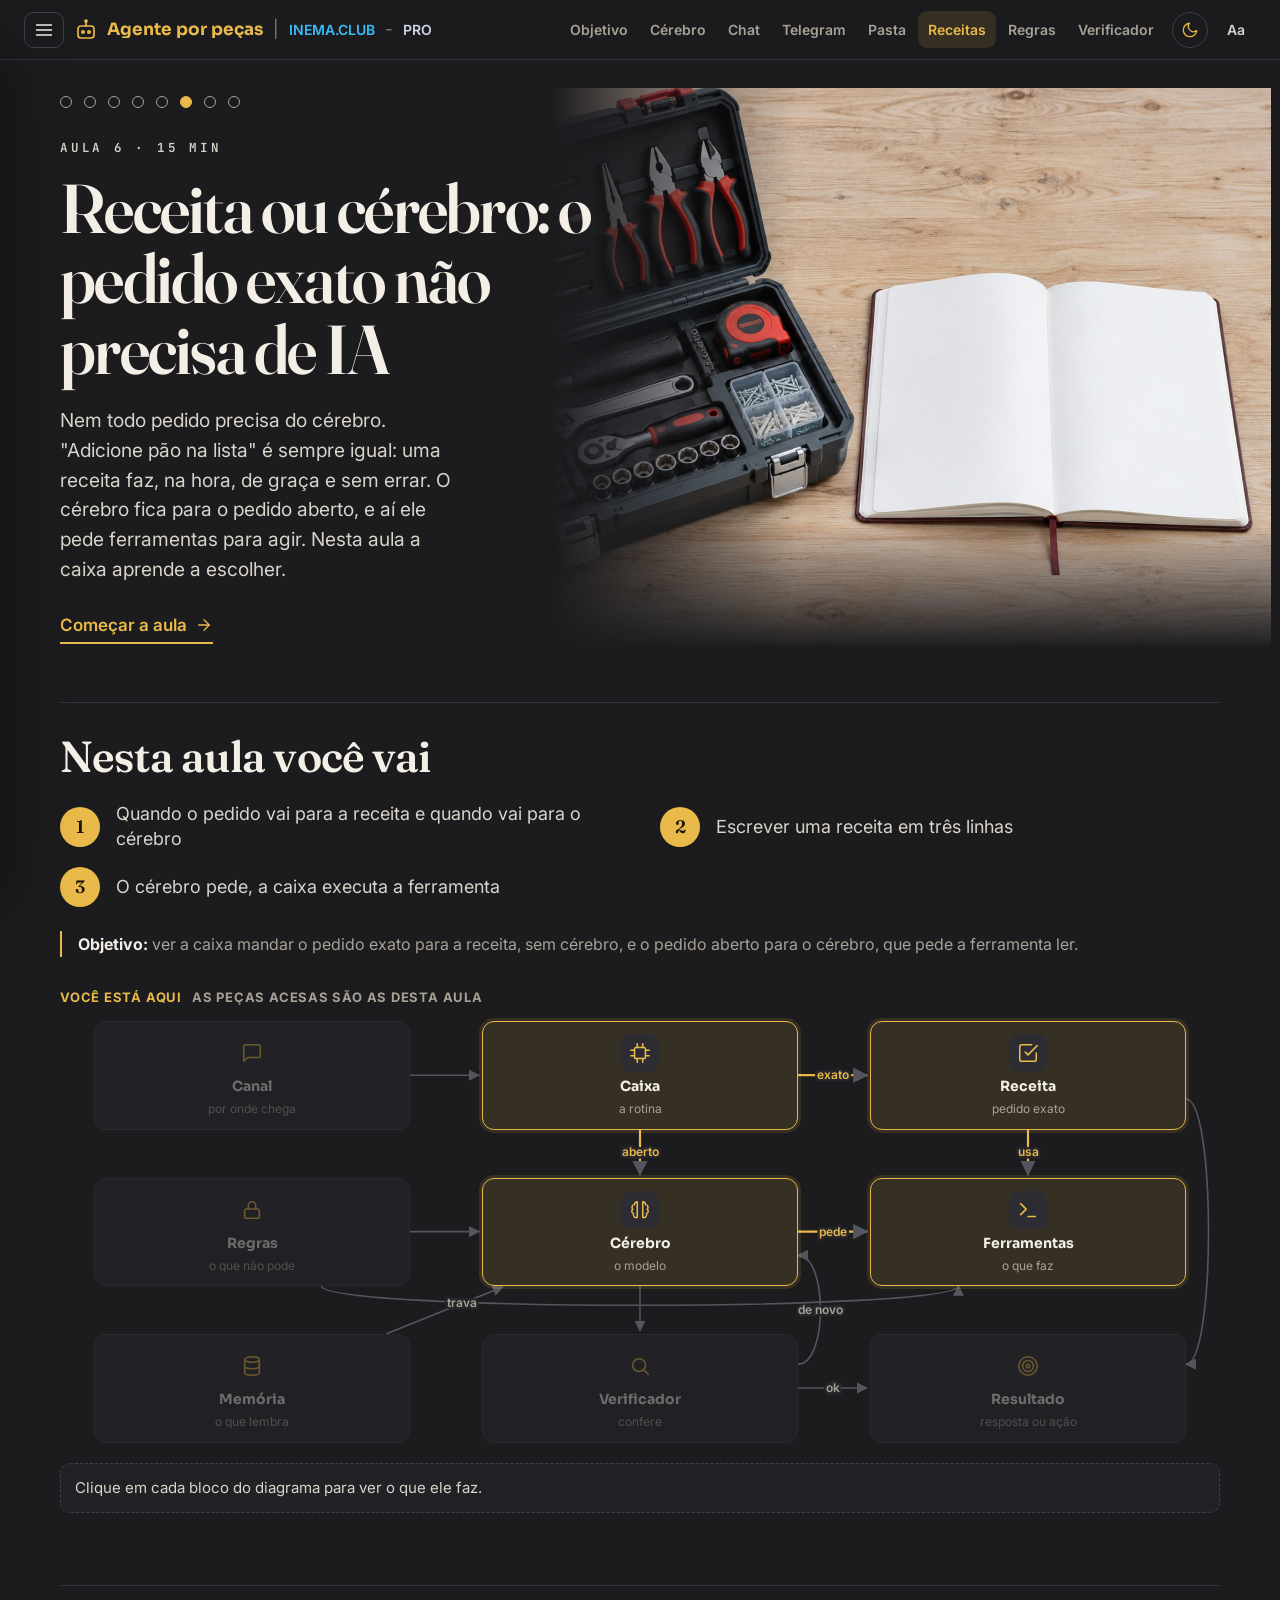
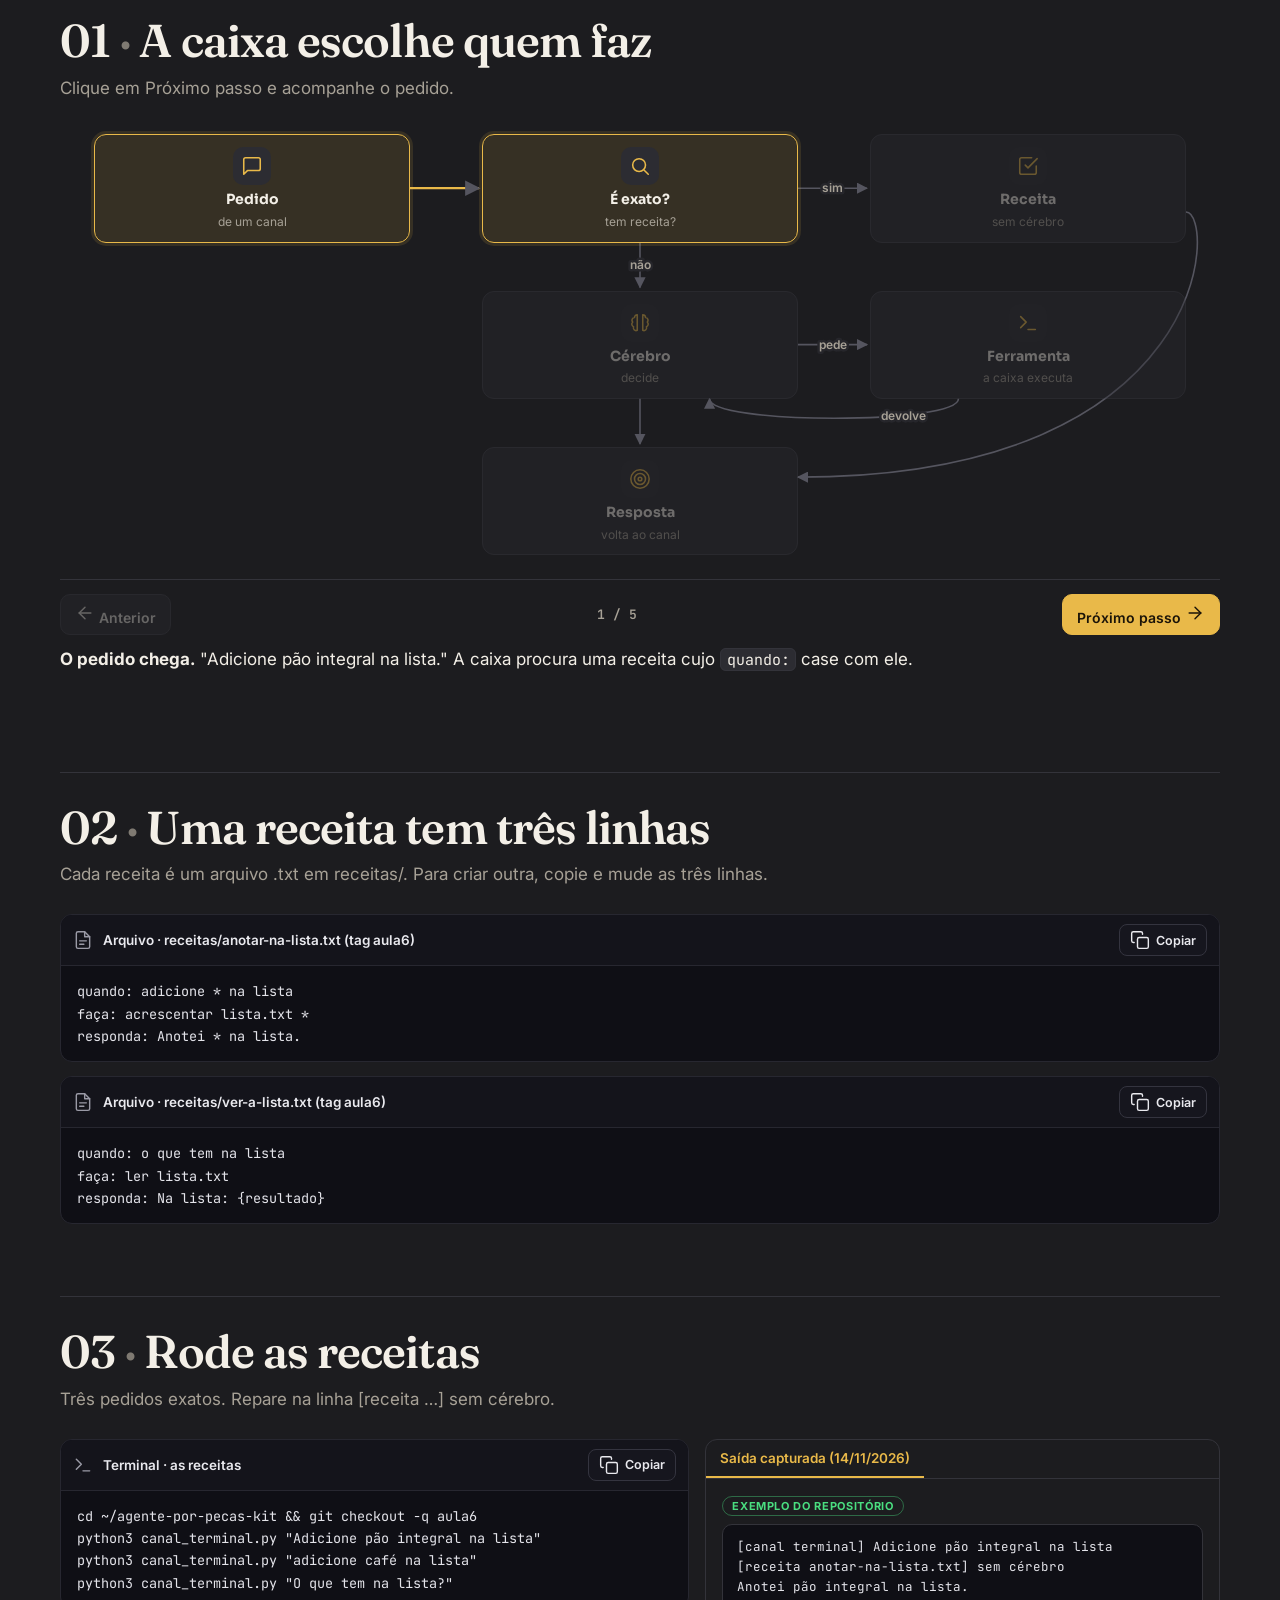
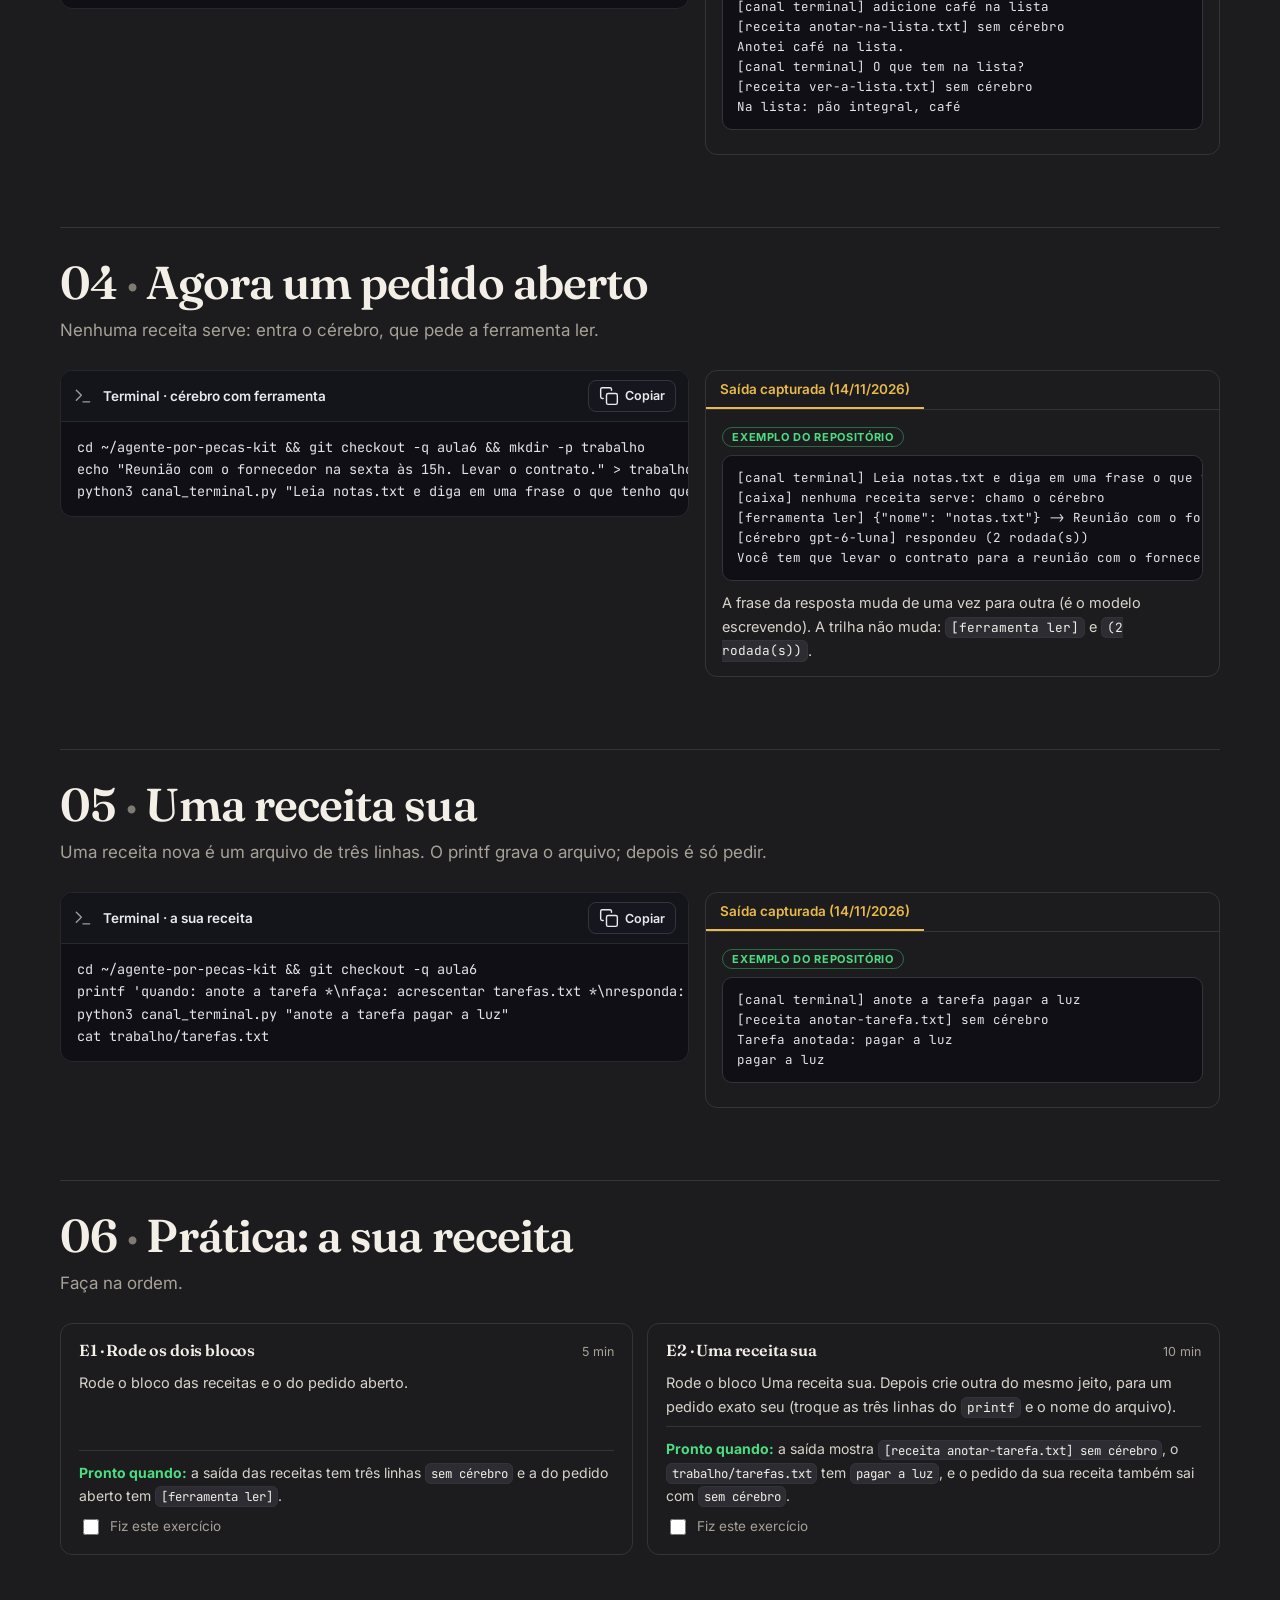
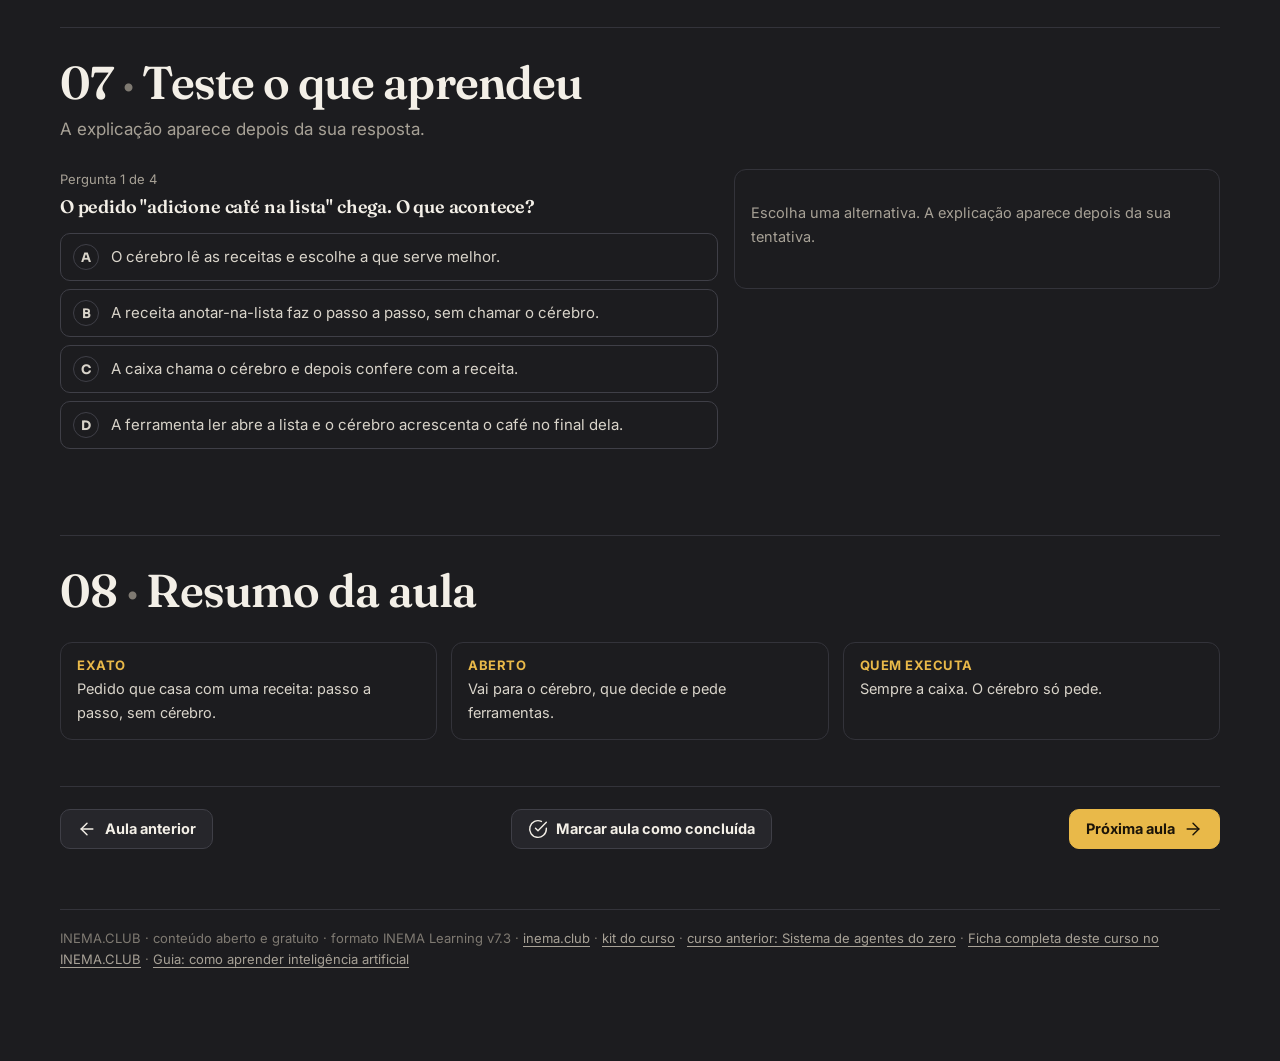
<file: aulas/receitas-ferramentas/index.html>
<!DOCTYPE html>
<html lang="pt-BR">
<head>
<meta charset="utf-8"/>
<meta name="viewport" content="width=device-width, initial-scale=1"/>
<title>Receita ou cérebro: o pedido exato não precisa de IA · Agente por peças · INEMA</title>
<meta name="description" content="Nem todo pedido precisa do cérebro. &quot;Adicione pão na lista&quot; é sempre igual: uma receita faz, na hora, de graça e sem errar. O cérebro fica para o pedido aberto, e aí ele pede ferramentas para agir. Nesta aula a caixa aprende a escolher."/>
<meta property="og:title" content="Receita ou cérebro: o pedido exato não precisa de IA · Agente por peças · INEMA"/>
<meta property="og:description" content="Nem todo pedido precisa do cérebro. &quot;Adicione pão na lista&quot; é sempre igual: uma receita faz, na hora, de graça e sem errar. O cérebro fica para o pedido aberto, e aí ele pede ferramentas para agir. Nesta aula a caixa aprende a escolher."/>
<meta property="og:image" content="https://inematds.github.io/agente-por-pecas-v73/assets/img/capa.jpg"/>
<meta name="theme-color" content="#0c0c10"/>
<link rel="icon" href="../../assets/img/favicon.svg" type="image/svg+xml"/>
<link rel="canonical" href="https://inematds.github.io/agente-por-pecas-v73/aulas/receitas-ferramentas/"/>
<link rel="preconnect" href="https://fonts.googleapis.com"/><link rel="preconnect" href="https://fonts.gstatic.com" crossorigin/>
<link href="https://fonts.googleapis.com/css2?family=Inter:wght@400;500;600;700&family=JetBrains+Mono:wght@400;600&family=Sora:wght@600;700;800&family=Fraunces:opsz,wght@9..144,500;9..144,600;9..144,700&display=swap" rel="stylesheet"/>
<link rel="stylesheet" href="../../assets/v71.css"/>
<link rel="stylesheet" href="../../assets/v72.css"/>
<link rel="stylesheet" href="../../assets/v73-fluxo.css"/>
<meta name="generator" content="INEMA Learning 7.16.23"/>
<script>try{if(JSON.parse(localStorage.getItem("agente-por-pecas-v73:tema"))==="papel")document.documentElement.setAttribute("data-tema","papel")}catch(e){}</script>
</head><body data-curso="agente-por-pecas-v73" data-aula="receitas-ferramentas" data-total="8" data-total-ex="18"><a class="skip" href="#conteudo">Pular para o conteúdo</a><header class="topo"><div class="esq"><button type="button" class="menu-btn" aria-expanded="false" aria-controls="lado"><svg class="ico" viewBox="0 0 24 24" aria-hidden="true"><line x1="3" y1="6" x2="21" y2="6"/><line x1="3" y1="12" x2="21" y2="12"/><line x1="3" y1="18" x2="21" y2="18"/></svg><span class="sr">Aulas</span></button><a class="marca" href="../../index.html"><svg class="ico" viewBox="0 0 24 24" aria-hidden="true"><rect x="4" y="8" width="16" height="12" rx="3"/><path d="M12 4v4"/><circle cx="12" cy="3" r="1"/><circle cx="9" cy="14" r="1.2"/><circle cx="15" cy="14" r="1.2"/></svg><span>Agente por peças</span></a><span class="sep">|</span><a class="club" href="https://inema.club" target="_blank" rel="noopener">INEMA.CLUB</a><span class="tr">-</span><a class="pro" href="https://inema.pro" target="_blank" rel="noopener">PRO</a></div><nav class="dir" aria-label="Aulas"><a href="../../aulas/objetivo/index.html" class="tlink" title="O mapa do agente, e o objetivo do seu"><span class="curto">A1</span><span class="longo">Objetivo</span></a><a href="../../aulas/caixa-cerebro/index.html" class="tlink" title="A caixa e o cérebro: o primeiro pedido"><span class="curto">A2</span><span class="longo">Cérebro</span></a><a href="../../aulas/chat/index.html" class="tlink" title="Canal chat: o seu agente numa página web"><span class="curto">A3</span><span class="longo">Chat</span></a><a href="../../aulas/telegram/index.html" class="tlink" title="Canal Telegram: o agente no seu celular"><span class="curto">A4</span><span class="longo">Telegram</span></a><a href="../../aulas/pasta/index.html" class="tlink" title="Canal pasta: o robô que trabalha sem conversa"><span class="curto">A5</span><span class="longo">Pasta</span></a><a href="../../aulas/receitas-ferramentas/index.html" class="tlink on" aria-current="page" title="Receita ou cérebro: o pedido exato não precisa de IA"><span class="curto">A6</span><span class="longo">Receitas</span></a><a href="../../aulas/memoria-regras/index.html" class="tlink" title="Memória e regras: o que ele lembra e o que ele não pode"><span class="curto">A7</span><span class="longo">Regras</span></a><a href="../../aulas/verificador/index.html" class="tlink" title="Verificador e loop: só diz pronto depois de conferir"><span class="curto">A8</span><span class="longo">Verificador</span></a><button type="button" class="tema-btn" title="Trocar tema claro/escuro"><svg class="ico sol" viewBox="0 0 24 24" aria-hidden="true"><circle cx="12" cy="12" r="4"/><path d="M12 2v2M12 20v2M4.9 4.9l1.4 1.4M17.7 17.7l1.4 1.4M2 12h2M20 12h2M4.9 19.1l1.4-1.4M17.7 6.3l1.4-1.4"/></svg><svg class="ico lua" viewBox="0 0 24 24" aria-hidden="true"><path d="M21 12.8A9 9 0 1 1 11.2 3a7 7 0 0 0 9.8 9.8z"/></svg><span class="sr">Trocar tema claro/escuro</span></button><div class="aa"><button type="button" class="aa-btn" aria-expanded="false" aria-controls="aparencia" title="Aparência">Aa</button><div class="aa-pop" id="aparencia" hidden><p>Tema</p><div class="aa-seg"><button type="button" data-tema="escuro">Escuro</button><button type="button" data-tema="papel">Papel claro</button></div><p style="margin-top:12px">Tamanho do texto</p><div class="aa-seg"><button type="button" data-escala="0.9">A−</button><button type="button" data-escala="1">A</button><button type="button" data-escala="1.12">A+</button></div></div></div></nav></header><div class="casca"><aside class="lado" id="lado" aria-label="Aulas"><a class="voltar" href="https://inema.club/"><svg class="ico" viewBox="0 0 24 24" aria-hidden="true"><line x1="19" y1="12" x2="5" y2="12"/><polyline points="12 19 5 12 12 5"/></svg>INEMA.CLUB · todos os cursos</a><p class="curso-nome">Agente por peças</p><p class="curso-sub">Canal, caixa, cérebro e verificador</p><div class="ind"><span class="ind-rot">Estudo (aulas)</span><span class="prog-txt"><span data-pct>0</span>%</span></div><div class="prog" aria-hidden="true"><i></i></div><div class="ind"><span class="ind-rot">Prática declarada</span><span class="prog-txt"><span data-prat>0</span>/18</span></div><div class="prog pratica" aria-hidden="true"><i></i></div><p class="ind-nota">Prática = exercícios que você marcou como feitos. A comprovação vem na prova da certificação.</p><ol class="lista-aulas"><li><a href="../../aulas/objetivo/index.html" data-slug="objetivo" class=""><span class="st" aria-hidden="true"></span><span>1. Mapa e objetivo<small>12 min</small></span></a></li><li><a href="../../aulas/caixa-cerebro/index.html" data-slug="caixa-cerebro" class=""><span class="st" aria-hidden="true"></span><span>2. Caixa e cérebro<small>15 min</small></span></a></li><li><a href="../../aulas/chat/index.html" data-slug="chat" class=""><span class="st" aria-hidden="true"></span><span>3. Canal chat<small>15 min</small></span></a></li><li><a href="../../aulas/telegram/index.html" data-slug="telegram" class=""><span class="st" aria-hidden="true"></span><span>4. Canal Telegram<small>20 min</small></span></a></li><li><a href="../../aulas/pasta/index.html" data-slug="pasta" class=""><span class="st" aria-hidden="true"></span><span>5. Canal pasta<small>15 min</small></span></a></li><li><a href="../../aulas/receitas-ferramentas/index.html" data-slug="receitas-ferramentas" class="atual" aria-current="page"><span class="st" aria-hidden="true"></span><span>6. Receitas e ferramentas<small>15 min</small></span></a></li><li><a href="../../aulas/memoria-regras/index.html" data-slug="memoria-regras" class=""><span class="st" aria-hidden="true"></span><span>7. Memória e regras<small>18 min</small></span></a></li><li><a href="../../aulas/verificador/index.html" data-slug="verificador" class=""><span class="st" aria-hidden="true"></span><span>8. Verificador e loop<small>20 min</small></span></a></li></ol><div class="estudo"><p class="es-tit">Seu estudo</p><details class="es-bloco" data-es="desempenho"><summary><svg class="ico" viewBox="0 0 24 24" aria-hidden="true"><line x1="18" y1="20" x2="18" y2="10"/><line x1="12" y1="20" x2="12" y2="4"/><line x1="6" y1="20" x2="6" y2="14"/></svg><span>Desempenho nos testes</span><span class="es-cont" data-es-cont="desempenho"></span></summary><div class="es-corpo" data-es-corpo="desempenho"></div></details><details class="es-bloco" data-es="notas"><summary><svg class="ico" viewBox="0 0 24 24" aria-hidden="true"><path d="M12 20h9"/><path d="M16.5 3.5a2.1 2.1 0 0 1 3 3L7 19l-4 1 1-4z"/></svg><span>Minhas anotações</span><span class="es-cont" data-es-cont="notas"></span></summary><div class="es-corpo" data-es-corpo="notas"></div></details><details class="es-bloco" data-es="dados"><summary><svg class="ico" viewBox="0 0 24 24" aria-hidden="true"><ellipse cx="12" cy="5" rx="8" ry="3"/><path d="M4 5v14c0 1.7 3.6 3 8 3s8-1.3 8-3V5"/><path d="M4 12c0 1.7 3.6 3 8 3s8-1.3 8-3"/></svg><span>Copiar meus dados</span><span class="es-cont" data-es-cont="dados"></span></summary><div class="es-corpo" data-es-corpo="dados"><p class="es-exp">Seu progresso, suas anotações e as notas dos testes ficam só neste navegador. Baixe uma cópia (.json) para guardar ou para continuar em outro computador ou navegador; lá, carregue a cópia. Carregar soma com o que já existe e não apaga nada.</p><div class="es-acoes"><button type="button" class="es-btn es-exportar"><svg class="ico" viewBox="0 0 24 24" aria-hidden="true"><path d="M21 15v4a2 2 0 0 1-2 2H5a2 2 0 0 1-2-2v-4"/><polyline points="7 10 12 15 17 10"/><line x1="12" y1="15" x2="12" y2="3"/></svg>Baixar cópia</button><label class="es-btn es-importar"><svg class="ico" viewBox="0 0 24 24" aria-hidden="true"><path d="M21 15v4a2 2 0 0 1-2 2H5a2 2 0 0 1-2-2v-4"/><polyline points="17 8 12 3 7 8"/><line x1="12" y1="3" x2="12" y2="15"/></svg>Carregar cópia<input type="file" class="sr" accept=".json,application/json"/></label></div><p class="es-msg" aria-live="polite"></p></div></details></div><script type="application/json" id="estudo-dados">{"txt": {"titulo": "Seu estudo", "continuar": "Continuar de onde parei", "comecar": "Começar pela aula 1", "cta_continuar": "Continuar a aula {n}", "hoje": "hoje", "ontem": "ontem", "ha_dias": "há {n} dias", "desempenho": "Desempenho nos testes", "notas": "Minhas anotações", "dados": "Copiar meus dados", "sem_testes": "Nenhum teste feito ainda. O teste fica no fim de cada aula.", "nao_fez": "teste ainda não feito", "ultimo": "Último", "melhor": "Melhor", "tentativas": "tentativas", "tentativa": "tentativa", "tudo_certo": "Acertou tudo no último teste.", "rever": "Para rever", "resposta": "Resposta certa:", "ir_teste": "Refazer o teste", "sem_notas": "Nenhuma anotação ainda. Na aula, selecione um trecho do texto e toque em Marcar ou Anotar.", "so_marcado": "(só marcado)", "marcar": "Marcar", "anotar": "Anotar", "salvar": "Salvar", "apagar": "Apagar marca", "fechar": "Fechar", "nota_ph": "Escreva sua anotação sobre este trecho…", "um_bloco": "Marque dentro de um parágrafo só.", "nao_marca": "Este trecho não pode ser marcado.", "dados_exp": "Seu progresso, suas anotações e as notas dos testes ficam só neste navegador. Baixe uma cópia (.json) para guardar ou para continuar em outro computador ou navegador; lá, carregue a cópia. Carregar soma com o que já existe e não apaga nada.", "exportar": "Baixar cópia", "importar": "Carregar cópia", "import_ok": "Cópia carregada ({n} itens). Atualizando a página…", "import_erro": "Arquivo não reconhecido. Nada foi alterado.", "import_outro": "Esta cópia é de outro curso. Nada foi alterado.", "export_ok": "Cópia baixada."}, "aulas": [{"slug": "objetivo", "num": 1, "t": "Mapa e objetivo", "quiz": {"sec": "s6", "perguntas": [{"p": "Qual é a diferença central entre o chat e um agente?", "certa": "O chat responde em texto; o agente faz a tarefa e confere."}, {"p": "Por que escrever o objetivo.md antes de qualquer código?", "certa": "Porque ele diz o que conferir para saber se está pronto."}, {"p": "Qual frase serve para a parte \"Quando está pronto\"?", "certa": "O pedido \"anote pão\" deixa a palavra pão em lista.txt."}, {"p": "O cérebro do agente neste curso usa…", "certa": "A sua assinatura do ChatGPT, pelo Codex, sem chave de API."}]}}, {"slug": "caixa-cerebro", "num": 2, "t": "Caixa e cérebro", "quiz": {"sec": "s6", "perguntas": [{"p": "Qual é o papel da caixa?", "certa": "Receber o pedido do canal, chamar o cérebro e devolver o resultado."}, {"p": "Para trocar o Codex por um modelo local, o que muda?", "certa": "Nada no código: a variável CEREBRO=local."}, {"p": "Por que o Codex roda numa pasta vazia, só leitura?", "certa": "Porque ele só decide; quem mexe em arquivo é a caixa."}, {"p": "A trilha mostra [cérebro gpt-6-sol] respondeu. O que aconteceu?", "certa": "Você rodou com MODELO=gpt-6-sol."}]}}, {"slug": "chat", "num": 3, "t": "Canal chat", "quiz": {"sec": "s5", "perguntas": [{"p": "O que mudou na caixa para o agente atender pelo chat?", "certa": "Nada: o canal web chama a mesma caixa."}, {"p": "Por que o endereço do chat muda a cada vez que você liga?", "certa": "Porque o canal pede ao sistema uma porta livre."}, {"p": "A página mostrou a resposta mas não a trilha. Onde olhar primeiro?", "certa": "No terminal do canal web: a trilha também sai lá."}, {"p": "Quem pode abrir o seu chat local, do jeito que ele está?", "certa": "Só o seu computador: o servidor escuta em 127.0.0.1."}]}}, {"slug": "telegram", "num": 4, "t": "Canal Telegram", "quiz": {"sec": "s6", "perguntas": [{"p": "Por que o token fica no .env e não no canal_telegram.py?", "certa": "Porque o código vai para o git, e o token controla o bot."}, {"p": "Você mandou a mensagem com o canal desligado. O que acontece?", "certa": "Ela fica guardada no Telegram até o canal ligar e buscar."}, {"p": "Para que serve o arquivo telegram.offset?", "certa": "Lembrar a última mensagem atendida, para não repetir."}, {"p": "Do jeito que está nesta aula, quem o seu bot atende?", "certa": "Qualquer pessoa que achar o bot; a trava vem na aula 7."}]}}, {"slug": "pasta", "num": 5, "t": "Canal pasta", "quiz": {"sec": "s4", "perguntas": [{"p": "O que torna a pasta um canal \"sem interação\"?", "certa": "Ninguém espera a resposta na tela: o resultado vai para feito/."}, {"p": "Por que o robô apaga o arquivo de entrada/ depois de atender?", "certa": "Para o mesmo pedido não ser atendido de novo na próxima volta."}, {"p": "Em que ordem o robô atende os arquivos?", "certa": "Em ordem de nome: por isso 001, 002…"}, {"p": "Quem pode mandar pedidos para o robô da pasta?", "certa": "Quem consegue gravar um arquivo naquela pasta."}]}}, {"slug": "receitas-ferramentas", "num": 6, "t": "Receitas e ferramentas", "quiz": {"sec": "s7", "perguntas": [{"p": "O pedido \"adicione café na lista\" chega. O que acontece?", "certa": "A receita anotar-na-lista faz o passo a passo, sem chamar o cérebro."}, {"p": "No pedido aberto, quem abre o arquivo notas.txt?", "certa": "A caixa, quando o cérebro pede a ferramenta ler."}, {"p": "Por que vale a pena ter receita para um pedido que o cérebro também saberia fazer?", "certa": "Porque a receita sai igual toda vez, na hora e sem cérebro."}, {"p": "A sua receita tem quando: anote a tarefa *. Qual pedido cai nela?", "certa": "Anote a tarefa comprar pilhas."}]}}, {"slug": "memoria-regras", "num": 7, "t": "Memória e regras", "quiz": {"sec": "s8", "perguntas": [{"p": "Na aula 6, o Codex respondeu \"não posso divulgar\". Por que isso não bastou?", "certa": "Porque a ferramenta já tinha lido o segredo antes."}, {"p": "Onde fica a regra \"só a pasta trabalho/\" que não depende do modelo?", "certa": "Na função caminho() das ferramentas."}, {"p": "Pelo Telegram, o cérebro pede para substituir um arquivo que já existe. O que acontece?", "certa": "Recusa: fora do terminal não há como dar o OK."}, {"p": "A memória é guardada em…", "certa": "No arquivo memoria.json, que vai junto em cada pedido."}]}}, {"slug": "verificador", "num": 8, "t": "Verificador e loop", "quiz": {"sec": "s8", "perguntas": [{"p": "Por que o exemplo concreto é melhor que o juiz?", "certa": "Porque o código confere igual toda vez, e o juiz varia."}, {"p": "O verificador reprovou. O que o aviso para o cérebro diz?", "certa": "Que foi reprovado, sem dizer o que era esperado."}, {"p": "Quando o agente cancela?", "certa": "Quando o verificador reprova 3 vezes."}, {"p": "No robô da pasta, onde vai o exemplo concreto?", "certa": "Numa linha esperado: dentro do próprio arquivo do pedido."}]}}]}</script><div class="lado-card">Kit do curso<b>Uma peça por arquivo</b>O agente inteiro, com uma tag por aula (aula1 … aula8). Na main, testes que rodam sem modelo.<br/><a href="https://github.com/inematds/agente-por-pecas-kit" target="_blank" rel="noopener">Abrir o kit no GitHub →</a></div></aside><main class="principal" id="conteudo"><div class="miolo" data-competencias="separar-exato-de-aberto;escrever-receita;ler-pedido-de-ferramenta"><div class="aula-hero com-img"><div class="ah-txt"><nav class="pontos" aria-label="Aulas"><a href="../../aulas/objetivo/index.html" class="pt" data-slug="objetivo" title="O mapa do agente, e o objetivo do seu"><span class="sr">O mapa do agente, e o objetivo do seu</span></a><a href="../../aulas/caixa-cerebro/index.html" class="pt" data-slug="caixa-cerebro" title="A caixa e o cérebro: o primeiro pedido"><span class="sr">A caixa e o cérebro: o primeiro pedido</span></a><a href="../../aulas/chat/index.html" class="pt" data-slug="chat" title="Canal chat: o seu agente numa página web"><span class="sr">Canal chat: o seu agente numa página web</span></a><a href="../../aulas/telegram/index.html" class="pt" data-slug="telegram" title="Canal Telegram: o agente no seu celular"><span class="sr">Canal Telegram: o agente no seu celular</span></a><a href="../../aulas/pasta/index.html" class="pt" data-slug="pasta" title="Canal pasta: o robô que trabalha sem conversa"><span class="sr">Canal pasta: o robô que trabalha sem conversa</span></a><a href="../../aulas/receitas-ferramentas/index.html" class="pt on" data-slug="receitas-ferramentas" title="Receita ou cérebro: o pedido exato não precisa de IA"><span class="sr">Receita ou cérebro: o pedido exato não precisa de IA</span></a><a href="../../aulas/memoria-regras/index.html" class="pt" data-slug="memoria-regras" title="Memória e regras: o que ele lembra e o que ele não pode"><span class="sr">Memória e regras: o que ele lembra e o que ele não pode</span></a><a href="../../aulas/verificador/index.html" class="pt" data-slug="verificador" title="Verificador e loop: só diz pronto depois de conferir"><span class="sr">Verificador e loop: só diz pronto depois de conferir</span></a></nav><p class="kicker">Aula 6 · 15 min</p><h1>Receita ou cérebro: o pedido exato não precisa de IA</h1><p class="lead">Nem todo pedido precisa do cérebro. "Adicione pão na lista" é sempre igual: uma receita faz, na hora, de graça e sem errar. O cérebro fica para o pedido aberto, e aí ele pede ferramentas para agir. Nesta aula a caixa aprende a escolher.</p><a class="comecar" href="#s1">Começar a aula <svg class="ico" viewBox="0 0 24 24" aria-hidden="true"><line x1="5" y1="12" x2="19" y2="12"/><polyline points="12 5 19 12 12 19"/></svg></a></div><figure class="ah-img"><img src="../../assets/img/hero/receitas-ferramentas.jpg" alt="Caderno de receitas aberto ao lado de uma caixa de ferramentas organizada." width="1536" height="1024"/></figure></div><div class="nesta2"><h2>Nesta aula você vai</h2><ol><li><b class="dn">1</b><span>Quando o pedido vai para a receita e quando vai para o cérebro</span></li><li><b class="dn">2</b><span>Escrever uma receita em três linhas</span></li><li><b class="dn">3</b><span>O cérebro pede, a caixa executa a ferramenta</span></li></ol><p class="objetivo"><b>Objetivo:</b> ver a caixa mandar o pedido exato para a receita, sem cérebro, e o pedido aberto para o cérebro, que pede a ferramenta ler.</p></div><div class="mapa-aula"><p class="mapa-t"><b>Você está aqui</b><span>as peças acesas são as desta aula</span></p><div class="painel fx" data-ligacoes="[{&quot;de&quot;: &quot;canal&quot;, &quot;para&quot;: &quot;caixa&quot;}, {&quot;de&quot;: &quot;caixa&quot;, &quot;para&quot;: &quot;receita&quot;, &quot;rot&quot;: &quot;exato&quot;}, {&quot;de&quot;: &quot;caixa&quot;, &quot;para&quot;: &quot;cerebro&quot;, &quot;rot&quot;: &quot;aberto&quot;}, {&quot;de&quot;: &quot;receita&quot;, &quot;para&quot;: &quot;ferramentas&quot;, &quot;rot&quot;: &quot;usa&quot;}, {&quot;de&quot;: &quot;cerebro&quot;, &quot;para&quot;: &quot;ferramentas&quot;, &quot;rot&quot;: &quot;pede&quot;}, {&quot;de&quot;: &quot;regras&quot;, &quot;para&quot;: &quot;cerebro&quot;}, {&quot;de&quot;: &quot;memoria&quot;, &quot;para&quot;: &quot;cerebro&quot;}, {&quot;de&quot;: &quot;cerebro&quot;, &quot;para&quot;: &quot;verificador&quot;}, {&quot;de&quot;: &quot;verificador&quot;, &quot;para&quot;: &quot;resultado&quot;, &quot;rot&quot;: &quot;ok&quot;}, {&quot;de&quot;: &quot;verificador&quot;, &quot;para&quot;: &quot;cerebro&quot;, &quot;rot&quot;: &quot;de novo&quot;, &quot;volta&quot;: &quot;dir&quot;}, {&quot;de&quot;: &quot;receita&quot;, &quot;para&quot;: &quot;resultado&quot;, &quot;volta&quot;: &quot;dir&quot;}, {&quot;de&quot;: &quot;regras&quot;, &quot;para&quot;: &quot;ferramentas&quot;, &quot;rot&quot;: &quot;trava&quot;, &quot;volta&quot;: &quot;baixo&quot;}]"><div class="fx-palco"><svg class="fx-setas" aria-hidden="true"></svg><div class="fx-grade" style="--cols:3"><button type="button" class="fx-no apagado" data-id="canal" aria-pressed="false" style="grid-column:1;grid-row:1"><span class="ic"><svg class="ico" viewBox="0 0 24 24" aria-hidden="true"><path d="M21 15a2 2 0 0 1-2 2H7l-4 4V5a2 2 0 0 1 2-2h14a2 2 0 0 1 2 2z"/></svg></span><span class="nome">Canal</span><span class="sub">por onde chega</span><template><b>Canal.</b> Por onde o pedido chega: o terminal, um chat numa página web, o Telegram, ou um arquivo numa pasta, sem ninguém conversando. <a href="../../aulas/caixa-cerebro/index.html">Aula 2</a></template></button><button type="button" class="fx-no aceso" data-id="caixa" aria-pressed="false" style="grid-column:2;grid-row:1"><span class="ic"><svg class="ico" viewBox="0 0 24 24" aria-hidden="true"><rect x="6" y="6" width="12" height="12" rx="2"/><path d="M9 2v4M15 2v4M9 18v4M15 18v4M2 9h4M2 15h4M18 9h4M18 15h4"/></svg></span><span class="nome">Caixa</span><span class="sub">a rotina</span><template><b>Caixa.</b> A máquina com a rotina (o programa) que recebe o pedido de qualquer canal e decide quem faz: a receita ou o cérebro. Arquivo <code>caixa.py</code>. <a href="../../aulas/caixa-cerebro/index.html">Aula 2</a></template></button><button type="button" class="fx-no aceso" data-id="receita" aria-pressed="false" style="grid-column:3;grid-row:1"><span class="ic"><svg class="ico" viewBox="0 0 24 24" aria-hidden="true"><path d="M9 11l3 3L22 4"/><path d="M21 12v7a2 2 0 0 1-2 2H5a2 2 0 0 1-2-2V5a2 2 0 0 1 2-2h11"/></svg></span><span class="nome">Receita</span><span class="sub">pedido exato</span><template><b>Receita.</b> O passo a passo para o pedido exato, sem cérebro. É o que se chama RPA: um robô que segue passos fixos. Rápido, igual toda vez e de graça. Arquivos em <code>receitas/</code>. <a href="../../aulas/receitas-ferramentas/index.html">Aula 6</a></template></button><button type="button" class="fx-no apagado" data-id="regras" aria-pressed="false" style="grid-column:1;grid-row:2"><span class="ic"><svg class="ico" viewBox="0 0 24 24" aria-hidden="true"><rect x="4" y="11" width="16" height="10" rx="2"/><path d="M8 11V7a4 4 0 0 1 8 0v4"/></svg></span><span class="nome">Regras</span><span class="sub">o que não pode</span><template><b>Regras.</b> Os limites do trabalho. Escritos em <code>regras.md</code> para o cérebro ler, e travados no código das ferramentas, que não esquece. <a href="../../aulas/memoria-regras/index.html">Aula 7</a></template></button><button type="button" class="fx-no aceso" data-id="cerebro" aria-pressed="false" style="grid-column:2;grid-row:2"><span class="ic"><svg class="ico" viewBox="0 0 24 24" aria-hidden="true"><path d="M9 3a3 3 0 0 0-3 3 3 3 0 0 0-2 5 3 3 0 0 0 1 5 3 3 0 0 0 4 4V3z"/><path d="M15 3a3 3 0 0 1 3 3 3 3 0 0 1 2 5 3 3 0 0 1-1 5 3 3 0 0 1-4 4V3z"/></svg></span><span class="nome">Cérebro</span><span class="sub">o modelo</span><template><b>Cérebro.</b> O modelo que pensa: o Codex da sua assinatura, ou um modelo local no Ollama. Ele não executa nada: só decide e pede. Arquivo <code>cerebro.py</code>. <a href="../../aulas/caixa-cerebro/index.html">Aula 2</a></template></button><button type="button" class="fx-no aceso" data-id="ferramentas" aria-pressed="false" style="grid-column:3;grid-row:2"><span class="ic"><svg class="ico" viewBox="0 0 24 24" aria-hidden="true"><polyline points="4 17 10 11 4 5"/><line x1="12" y1="19" x2="20" y2="19"/></svg></span><span class="nome">Ferramentas</span><span class="sub">o que faz</span><template><b>Ferramentas.</b> O que o agente consegue fazer no mundo: ler, gravar, anotar, lembrar. Quem executa é a caixa. Arquivo <code>ferramentas.py</code>. <a href="../../aulas/receitas-ferramentas/index.html">Aula 6</a></template></button><button type="button" class="fx-no apagado" data-id="memoria" aria-pressed="false" style="grid-column:1;grid-row:3"><span class="ic"><svg class="ico" viewBox="0 0 24 24" aria-hidden="true"><ellipse cx="12" cy="5" rx="8" ry="3"/><path d="M4 5v14c0 1.7 3.6 3 8 3s8-1.3 8-3V5"/><path d="M4 12c0 1.7 3.6 3 8 3s8-1.3 8-3"/></svg></span><span class="nome">Memória</span><span class="sub">o que lembra</span><template><b>Memória.</b> O que o agente sabe de você e guarda de uma conversa para a outra. Arquivo <code>memoria.json</code>. <a href="../../aulas/memoria-regras/index.html">Aula 7</a></template></button><button type="button" class="fx-no apagado" data-id="verificador" aria-pressed="false" style="grid-column:2;grid-row:3"><span class="ic"><svg class="ico" viewBox="0 0 24 24" aria-hidden="true"><circle cx="11" cy="11" r="7"/><line x1="21" y1="21" x2="16.6" y2="16.6"/></svg></span><span class="nome">Verificador</span><span class="sub">confere</span><template><b>Verificador.</b> Confere o resultado contra o pedido. Com um exemplo concreto, o código confere e acerta sempre; sem exemplo, outro cérebro faz de juiz. Arquivo <code>verificador.py</code>. <a href="../../aulas/verificador/index.html">Aula 8</a></template></button><button type="button" class="fx-no apagado" data-id="resultado" aria-pressed="false" style="grid-column:3;grid-row:3"><span class="ic"><svg class="ico" viewBox="0 0 24 24" aria-hidden="true"><circle cx="12" cy="12" r="10"/><circle cx="12" cy="12" r="6"/><circle cx="12" cy="12" r="2"/></svg></span><span class="nome">Resultado</span><span class="sub">resposta ou ação</span><template><b>Resultado.</b> O que sai: uma resposta, uma ação (um arquivo gravado, uma anotação) ou o aviso de que cancelou depois de 3 tentativas. <a href="../../aulas/verificador/index.html">Aula 8</a></template></button></div></div><div class="fx-detalhe" aria-live="polite">Clique em cada bloco do diagrama para ver o que ele faz.</div></div></div><section class="secao" id="s1"><div class="sec-cab"><div><h2><span class="sn">01</span><span class="sp" aria-hidden="true"> · </span>A caixa escolhe quem faz</h2><p>Clique em Próximo passo e acompanhe o pedido.</p></div></div><div class="painel fx" data-ligacoes="[{&quot;de&quot;: &quot;pedido&quot;, &quot;para&quot;: &quot;exato&quot;}, {&quot;de&quot;: &quot;exato&quot;, &quot;para&quot;: &quot;receita&quot;, &quot;rot&quot;: &quot;sim&quot;}, {&quot;de&quot;: &quot;exato&quot;, &quot;para&quot;: &quot;cerebro&quot;, &quot;rot&quot;: &quot;não&quot;}, {&quot;de&quot;: &quot;cerebro&quot;, &quot;para&quot;: &quot;ferramenta&quot;, &quot;rot&quot;: &quot;pede&quot;}, {&quot;de&quot;: &quot;ferramenta&quot;, &quot;para&quot;: &quot;cerebro&quot;, &quot;rot&quot;: &quot;devolve&quot;, &quot;volta&quot;: &quot;baixo&quot;}, {&quot;de&quot;: &quot;cerebro&quot;, &quot;para&quot;: &quot;resposta&quot;, &quot;rot&quot;: &quot;responde&quot;}, {&quot;de&quot;: &quot;receita&quot;, &quot;para&quot;: &quot;resposta&quot;, &quot;volta&quot;: &quot;dir&quot;}]"><div class="fx-palco"><svg class="fx-setas" aria-hidden="true"></svg><div class="fx-grade" style="--cols:3"><button type="button" class="fx-no" data-id="pedido" aria-pressed="false" style="grid-column:1;grid-row:1"><span class="ic"><svg class="ico" viewBox="0 0 24 24" aria-hidden="true"><path d="M21 15a2 2 0 0 1-2 2H7l-4 4V5a2 2 0 0 1 2-2h14a2 2 0 0 1 2 2z"/></svg></span><span class="nome">Pedido</span><span class="sub">de um canal</span><template><b>Pedido.</b> O pedido chega de qualquer canal: terminal, chat, Telegram ou pasta. Para a caixa, é só um texto.</template></button><button type="button" class="fx-no" data-id="exato" aria-pressed="false" style="grid-column:2;grid-row:1"><span class="ic"><svg class="ico" viewBox="0 0 24 24" aria-hidden="true"><circle cx="11" cy="11" r="7"/><line x1="21" y1="21" x2="16.6" y2="16.6"/></svg></span><span class="nome">É exato?</span><span class="sub">tem receita?</span><template><b>É exato?.</b> A caixa compara o pedido com a linha <code>quando:</code> de cada receita. O <code>*</code> é a parte que muda.</template></button><button type="button" class="fx-no" data-id="receita" aria-pressed="false" style="grid-column:3;grid-row:1"><span class="ic"><svg class="ico" viewBox="0 0 24 24" aria-hidden="true"><path d="M9 11l3 3L22 4"/><path d="M21 12v7a2 2 0 0 1-2 2H5a2 2 0 0 1-2-2V5a2 2 0 0 1 2-2h11"/></svg></span><span class="nome">Receita</span><span class="sub">sem cérebro</span><template><b>Receita.</b> Achou: a receita faz o passo a passo dela. O cérebro nem acorda.</template></button><button type="button" class="fx-no" data-id="cerebro" aria-pressed="false" style="grid-column:2;grid-row:2"><span class="ic"><svg class="ico" viewBox="0 0 24 24" aria-hidden="true"><path d="M9 3a3 3 0 0 0-3 3 3 3 0 0 0-2 5 3 3 0 0 0 1 5 3 3 0 0 0 4 4V3z"/><path d="M15 3a3 3 0 0 1 3 3 3 3 0 0 1 2 5 3 3 0 0 1-1 5 3 3 0 0 1-4 4V3z"/></svg></span><span class="nome">Cérebro</span><span class="sub">decide</span><template><b>Cérebro.</b> Não achou receita: o pedido vai para o Codex, que decide o próximo passo. Ele não executa nada.</template></button><button type="button" class="fx-no" data-id="ferramenta" aria-pressed="false" style="grid-column:3;grid-row:2"><span class="ic"><svg class="ico" viewBox="0 0 24 24" aria-hidden="true"><polyline points="4 17 10 11 4 5"/><line x1="12" y1="19" x2="20" y2="19"/></svg></span><span class="nome">Ferramenta</span><span class="sub">a caixa executa</span><template><b>Ferramenta.</b> O cérebro devolve um pedido de ferramenta, como "use ler com notas.txt". Quem lê o arquivo é a caixa, e o que ela leu volta para o cérebro.</template></button><button type="button" class="fx-no" data-id="resposta" aria-pressed="false" style="grid-column:2;grid-row:3"><span class="ic"><svg class="ico" viewBox="0 0 24 24" aria-hidden="true"><circle cx="12" cy="12" r="10"/><circle cx="12" cy="12" r="6"/><circle cx="12" cy="12" r="2"/></svg></span><span class="nome">Resposta</span><span class="sub">volta ao canal</span><template><b>Resposta.</b> A resposta volta pelo mesmo canal por onde o pedido chegou.</template></button></div></div><div class="fx-passos" data-passos="[{&quot;acende&quot;: [&quot;pedido&quot;, &quot;exato&quot;], &quot;ligar&quot;: [&quot;pedido&gt;exato&quot;], &quot;titulo&quot;: &quot;O pedido chega.&quot;, &quot;texto&quot;: &quot;\&quot;Adicione pão integral na lista.\&quot; A caixa procura uma receita cujo &lt;code&gt;quando:&lt;/code&gt; case com ele.&quot;}, {&quot;acende&quot;: [&quot;exato&quot;, &quot;receita&quot;, &quot;resposta&quot;], &quot;ligar&quot;: [&quot;exato&gt;receita&quot;, &quot;receita&gt;resposta&quot;], &quot;titulo&quot;: &quot;Exato: receita.&quot;, &quot;texto&quot;: &quot;Casou com &lt;code&gt;adicione * na lista&lt;/code&gt;. A receita anota e responde \&quot;Anotei pão integral na lista.\&quot; Zero chamada ao cérebro.&quot;}, {&quot;acende&quot;: [&quot;pedido&quot;, &quot;exato&quot;, &quot;cerebro&quot;], &quot;ligar&quot;: [&quot;pedido&gt;exato&quot;, &quot;exato&gt;cerebro&quot;], &quot;titulo&quot;: &quot;Aberto: cérebro.&quot;, &quot;texto&quot;: &quot;\&quot;Leia notas.txt e diga o que tenho que levar.\&quot; Nenhuma receita serve, então a caixa chama o cérebro.&quot;}, {&quot;acende&quot;: [&quot;cerebro&quot;, &quot;ferramenta&quot;], &quot;ligar&quot;: [&quot;cerebro&gt;ferramenta&quot;, &quot;ferramenta&gt;cerebro&quot;], &quot;titulo&quot;: &quot;Ele pede, a caixa faz.&quot;, &quot;texto&quot;: &quot;O cérebro pede a ferramenta &lt;code&gt;ler&lt;/code&gt; com &lt;code&gt;notas.txt&lt;/code&gt;. A caixa lê e devolve o texto. Isso é uma rodada.&quot;}, {&quot;acende&quot;: [&quot;cerebro&quot;, &quot;resposta&quot;], &quot;ligar&quot;: [&quot;cerebro&gt;resposta&quot;], &quot;titulo&quot;: &quot;Responde.&quot;, &quot;texto&quot;: &quot;Com o texto do arquivo, o cérebro escreve a resposta. Duas rodadas no total.&quot;}]"><button type="button" class="fx-ant"><svg class="ico" viewBox="0 0 24 24" aria-hidden="true"><line x1="19" y1="12" x2="5" y2="12"/><polyline points="12 19 5 12 12 5"/></svg> Anterior</button><span class="fx-cont"></span><button type="button" class="fx-prox">Próximo passo <svg class="ico" viewBox="0 0 24 24" aria-hidden="true"><line x1="5" y1="12" x2="19" y2="12"/><polyline points="12 5 19 12 12 19"/></svg></button><p class="fx-leg" aria-live="polite"></p></div></div></section><section class="secao" id="s2"><div class="sec-cab"><div><h2><span class="sn">02</span><span class="sp" aria-hidden="true"> · </span>Uma receita tem três linhas</h2><p>Cada receita é um arquivo .txt em receitas/. Para criar outra, copie e mude as três linhas.</p></div></div><div class="cods um"><div><div class="cod"><div class="cod-cab"><svg class="ico" viewBox="0 0 24 24" aria-hidden="true"><path d="M14 2H6a2 2 0 0 0-2 2v16a2 2 0 0 0 2 2h12a2 2 0 0 0 2-2V8z"/><polyline points="14 2 14 8 20 8"/><line x1="8" y1="13" x2="16" y2="13"/><line x1="8" y1="17" x2="13" y2="17"/></svg><b>Arquivo · receitas/anotar-na-lista.txt (tag aula6)</b><button type="button" class="copiar" data-rot="Copiar" data-ok="Copiado"><svg class="ico" viewBox="0 0 24 24" aria-hidden="true"><rect x="9" y="9" width="13" height="13" rx="2"/><path d="M5 15H4a2 2 0 0 1-2-2V4a2 2 0 0 1 2-2h9a2 2 0 0 1 2 2v1"/></svg><span>Copiar</span></button></div><pre>quando: adicione * na lista
faça: acrescentar lista.txt *
responda: Anotei * na lista.</pre></div><div class="cod"><div class="cod-cab"><svg class="ico" viewBox="0 0 24 24" aria-hidden="true"><path d="M14 2H6a2 2 0 0 0-2 2v16a2 2 0 0 0 2 2h12a2 2 0 0 0 2-2V8z"/><polyline points="14 2 14 8 20 8"/><line x1="8" y1="13" x2="16" y2="13"/><line x1="8" y1="17" x2="13" y2="17"/></svg><b>Arquivo · receitas/ver-a-lista.txt (tag aula6)</b><button type="button" class="copiar" data-rot="Copiar" data-ok="Copiado"><svg class="ico" viewBox="0 0 24 24" aria-hidden="true"><rect x="9" y="9" width="13" height="13" rx="2"/><path d="M5 15H4a2 2 0 0 1-2-2V4a2 2 0 0 1 2-2h9a2 2 0 0 1 2 2v1"/></svg><span>Copiar</span></button></div><pre>quando: o que tem na lista
faça: ler lista.txt
responda: Na lista: {resultado}</pre></div></div></div></section><section class="secao" id="s3"><div class="sec-cab"><div><h2><span class="sn">03</span><span class="sp" aria-hidden="true"> · </span>Rode as receitas</h2><p>Três pedidos exatos. Repare na linha [receita …] sem cérebro.</p></div></div><div class="cods"><div><div class="cod"><div class="cod-cab"><svg class="ico" viewBox="0 0 24 24" aria-hidden="true"><polyline points="4 17 10 11 4 5"/><line x1="12" y1="19" x2="20" y2="19"/></svg><b>Terminal · as receitas</b><button type="button" class="copiar" data-rot="Copiar" data-ok="Copiado"><svg class="ico" viewBox="0 0 24 24" aria-hidden="true"><rect x="9" y="9" width="13" height="13" rx="2"/><path d="M5 15H4a2 2 0 0 1-2-2V4a2 2 0 0 1 2-2h9a2 2 0 0 1 2 2v1"/></svg><span>Copiar</span></button></div><pre>cd ~/agente-por-pecas-kit &amp;&amp; git checkout -q aula6
python3 canal_terminal.py &quot;Adicione pão integral na lista&quot;
python3 canal_terminal.py &quot;adicione café na lista&quot;
python3 canal_terminal.py &quot;O que tem na lista?&quot;</pre></div></div><div class="saida"><div class="saida-tabs" role="tablist"><button type="button" data-alvo="s0" aria-selected="true">Saída capturada (14/11/2026)</button></div><div class="saida-corpo" data-painel="s0"><span class="selo real">Exemplo do repositório</span><pre>[canal terminal] Adicione pão integral na lista
[receita anotar-na-lista.txt] sem cérebro
Anotei pão integral na lista.
[canal terminal] adicione café na lista
[receita anotar-na-lista.txt] sem cérebro
Anotei café na lista.
[canal terminal] O que tem na lista?
[receita ver-a-lista.txt] sem cérebro
Na lista: pão integral, café</pre></div></div></div></section><section class="secao" id="s4"><div class="sec-cab"><div><h2><span class="sn">04</span><span class="sp" aria-hidden="true"> · </span>Agora um pedido aberto</h2><p>Nenhuma receita serve: entra o cérebro, que pede a ferramenta ler.</p></div></div><div class="cods"><div><div class="cod"><div class="cod-cab"><svg class="ico" viewBox="0 0 24 24" aria-hidden="true"><polyline points="4 17 10 11 4 5"/><line x1="12" y1="19" x2="20" y2="19"/></svg><b>Terminal · cérebro com ferramenta</b><button type="button" class="copiar" data-rot="Copiar" data-ok="Copiado"><svg class="ico" viewBox="0 0 24 24" aria-hidden="true"><rect x="9" y="9" width="13" height="13" rx="2"/><path d="M5 15H4a2 2 0 0 1-2-2V4a2 2 0 0 1 2-2h9a2 2 0 0 1 2 2v1"/></svg><span>Copiar</span></button></div><pre>cd ~/agente-por-pecas-kit &amp;&amp; git checkout -q aula6 &amp;&amp; mkdir -p trabalho
echo &quot;Reunião com o fornecedor na sexta às 15h. Levar o contrato.&quot; &gt; trabalho/notas.txt
python3 canal_terminal.py &quot;Leia notas.txt e diga em uma frase o que tenho que levar&quot;</pre></div></div><div class="saida"><div class="saida-tabs" role="tablist"><button type="button" data-alvo="s0" aria-selected="true">Saída capturada (14/11/2026)</button></div><div class="saida-corpo" data-painel="s0"><span class="selo real">Exemplo do repositório</span><pre>[canal terminal] Leia notas.txt e diga em uma frase o que tenho que levar
[caixa] nenhuma receita serve: chamo o cérebro
[ferramenta ler] {"nome": "notas.txt"} -&gt; Reunião com o fornecedor na sexta às 15h. Levar o contrato.
[cérebro gpt-6-luna] respondeu (2 rodada(s))
Você tem que levar o contrato para a reunião com o fornecedor na sexta às 15h.</pre><p>A frase da resposta muda de uma vez para outra (é o modelo escrevendo). A trilha não muda: <code>[ferramenta ler]</code> e <code>(2 rodada(s))</code>.</p></div></div></div></section><section class="secao" id="s5"><div class="sec-cab"><div><h2><span class="sn">05</span><span class="sp" aria-hidden="true"> · </span>Uma receita sua</h2><p>Uma receita nova é um arquivo de três linhas. O printf grava o arquivo; depois é só pedir.</p></div></div><div class="cods"><div><div class="cod"><div class="cod-cab"><svg class="ico" viewBox="0 0 24 24" aria-hidden="true"><polyline points="4 17 10 11 4 5"/><line x1="12" y1="19" x2="20" y2="19"/></svg><b>Terminal · a sua receita</b><button type="button" class="copiar" data-rot="Copiar" data-ok="Copiado"><svg class="ico" viewBox="0 0 24 24" aria-hidden="true"><rect x="9" y="9" width="13" height="13" rx="2"/><path d="M5 15H4a2 2 0 0 1-2-2V4a2 2 0 0 1 2-2h9a2 2 0 0 1 2 2v1"/></svg><span>Copiar</span></button></div><pre>cd ~/agente-por-pecas-kit &amp;&amp; git checkout -q aula6
printf &#x27;quando: anote a tarefa *\nfaça: acrescentar tarefas.txt *\nresponda: Tarefa anotada: *\n&#x27; &gt; receitas/anotar-tarefa.txt
python3 canal_terminal.py &quot;anote a tarefa pagar a luz&quot;
cat trabalho/tarefas.txt</pre></div></div><div class="saida"><div class="saida-tabs" role="tablist"><button type="button" data-alvo="s0" aria-selected="true">Saída capturada (14/11/2026)</button></div><div class="saida-corpo" data-painel="s0"><span class="selo real">Exemplo do repositório</span><pre>[canal terminal] anote a tarefa pagar a luz
[receita anotar-tarefa.txt] sem cérebro
Tarefa anotada: pagar a luz
pagar a luz</pre></div></div></div></section><section class="secao" id="s6"><div class="sec-cab"><div><h2><span class="sn">06</span><span class="sp" aria-hidden="true"> · </span>Prática: a sua receita</h2><p>Faça na ordem.</p></div></div><div class="exs"><article class="exc"><div class="t"><h3>E1 · Rode os dois blocos</h3><span class="min">5 min</span></div><p>Rode o bloco das receitas e o do pedido aberto.</p><p class="pronto"><b>Pronto quando:</b> a saída das receitas tem três linhas <code>sem cérebro</code> e a do pedido aberto tem <code>[ferramenta ler]</code>.</p><label><input type="checkbox" data-id="receitas-ferramentas-e1"/>Fiz este exercício</label></article><article class="exc"><div class="t"><h3>E2 · Uma receita sua</h3><span class="min">10 min</span></div><p>Rode o bloco Uma receita sua. Depois crie outra do mesmo jeito, para um pedido exato seu (troque as três linhas do <code>printf</code> e o nome do arquivo).</p><p class="pronto"><b>Pronto quando:</b> a saída mostra <code>[receita anotar-tarefa.txt] sem cérebro</code>, o <code>trabalho/tarefas.txt</code> tem <code>pagar a luz</code>, e o pedido da sua receita também sai com <code>sem cérebro</code>.</p><label><input type="checkbox" data-id="receitas-ferramentas-e2"/>Fiz este exercício</label></article></div></section><section class="secao" id="s7"><div class="sec-cab"><div><h2><span class="sn">07</span><span class="sp" aria-hidden="true"> · </span>Teste o que aprendeu</h2><p>A explicação aparece depois da sua resposta.</p></div></div><div class="quiz"><div><div class="q-item"><p class="q-cont">Pergunta 1 de 4</p><p class="q-p">O pedido "adicione café na lista" chega. O que acontece?</p><div class="q-ops"><button type="button" class="q-op" data-certa="0"><span class="l">A</span>O cérebro lê as receitas e escolhe a que serve melhor.</button><button type="button" class="q-op" data-certa="1"><span class="l">B</span>A receita anotar-na-lista faz o passo a passo, sem chamar o cérebro.</button><button type="button" class="q-op" data-certa="0"><span class="l">C</span>A caixa chama o cérebro e depois confere com a receita.</button><button type="button" class="q-op" data-certa="0"><span class="l">D</span>A ferramenta ler abre a lista e o cérebro acrescenta o café no final dela.</button></div><template class="ok"><div class="r ok"><svg class="ico" viewBox="0 0 24 24" aria-hidden="true"><path d="M22 11.1V12a10 10 0 1 1-5.9-9.1"/><polyline points="22 4 12 14 9 11"/></svg>Correto</div>O pedido casa com <code>adicione * na lista</code>, então a receita faz tudo. O cérebro nem é chamado: por isso é rápido e sai igual toda vez.</template><template class="no"><div class="r no"><svg class="ico" viewBox="0 0 24 24" aria-hidden="true"><circle cx="12" cy="12" r="10"/><line x1="15" y1="9" x2="9" y2="15"/><line x1="9" y1="9" x2="15" y2="15"/></svg>Não é essa</div>O pedido casa com <code>adicione * na lista</code>, então a receita faz tudo. O cérebro nem é chamado: por isso é rápido e sai igual toda vez.<a class="q-ref" href="#s1"><svg class="ico" viewBox="0 0 24 24" aria-hidden="true"><line x1="5" y1="12" x2="19" y2="12"/><polyline points="12 5 19 12 12 19"/></svg>Rever: A caixa escolhe quem faz</a></template></div><div class="q-item" hidden><p class="q-cont">Pergunta 2 de 4</p><p class="q-p">No pedido aberto, quem abre o arquivo notas.txt?</p><div class="q-ops"><button type="button" class="q-op" data-certa="0"><span class="l">A</span>O Codex, que tem acesso à sua pasta.</button><button type="button" class="q-op" data-certa="0"><span class="l">B</span>O canal terminal, antes de chamar a caixa.</button><button type="button" class="q-op" data-certa="1"><span class="l">C</span>A caixa, quando o cérebro pede a ferramenta ler.</button><button type="button" class="q-op" data-certa="0"><span class="l">D</span>A receita ver-a-lista, que lê qualquer arquivo.</button></div><template class="ok"><div class="r ok"><svg class="ico" viewBox="0 0 24 24" aria-hidden="true"><path d="M22 11.1V12a10 10 0 1 1-5.9-9.1"/><polyline points="22 4 12 14 9 11"/></svg>Correto</div>O cérebro só devolve um pedido de ferramenta. Quem executa é a caixa, e o que ela leu volta para o cérebro. Por isso o Codex roda numa pasta vazia, só leitura.</template><template class="no"><div class="r no"><svg class="ico" viewBox="0 0 24 24" aria-hidden="true"><circle cx="12" cy="12" r="10"/><line x1="15" y1="9" x2="9" y2="15"/><line x1="9" y1="9" x2="15" y2="15"/></svg>Não é essa</div>O cérebro só devolve um pedido de ferramenta. Quem executa é a caixa, e o que ela leu volta para o cérebro. Por isso o Codex roda numa pasta vazia, só leitura.<a class="q-ref" href="#s1"><svg class="ico" viewBox="0 0 24 24" aria-hidden="true"><line x1="5" y1="12" x2="19" y2="12"/><polyline points="12 5 19 12 12 19"/></svg>Rever: A caixa escolhe quem faz</a></template></div><div class="q-item" hidden><p class="q-cont">Pergunta 3 de 4</p><p class="q-p">Por que vale a pena ter receita para um pedido que o cérebro também saberia fazer?</p><div class="q-ops"><button type="button" class="q-op" data-certa="1"><span class="l">A</span>Porque a receita sai igual toda vez, na hora e sem cérebro.</button><button type="button" class="q-op" data-certa="0"><span class="l">B</span>Porque o cérebro não consegue gravar arquivos sem uma receita pronta.</button><button type="button" class="q-op" data-certa="0"><span class="l">C</span>Porque o Codex recusa pedidos curtos demais.</button><button type="button" class="q-op" data-certa="0"><span class="l">D</span>Porque a receita aprende sozinha com o tempo.</button></div><template class="ok"><div class="r ok"><svg class="ico" viewBox="0 0 24 24" aria-hidden="true"><path d="M22 11.1V12a10 10 0 1 1-5.9-9.1"/><polyline points="22 4 12 14 9 11"/></svg>Correto</div>O pedido exato não precisa de pensamento. A receita é determinística: mesmo pedido, mesmo resultado, sem chamada ao modelo.</template><template class="no"><div class="r no"><svg class="ico" viewBox="0 0 24 24" aria-hidden="true"><circle cx="12" cy="12" r="10"/><line x1="15" y1="9" x2="9" y2="15"/><line x1="9" y1="9" x2="15" y2="15"/></svg>Não é essa</div>O pedido exato não precisa de pensamento. A receita é determinística: mesmo pedido, mesmo resultado, sem chamada ao modelo.<a class="q-ref" href="#s2"><svg class="ico" viewBox="0 0 24 24" aria-hidden="true"><line x1="5" y1="12" x2="19" y2="12"/><polyline points="12 5 19 12 12 19"/></svg>Rever: Uma receita tem três linhas</a></template></div><div class="q-item" hidden><p class="q-cont">Pergunta 4 de 4</p><p class="q-p">A sua receita tem <code>quando: anote a tarefa *</code>. Qual pedido cai nela?</p><div class="q-ops"><button type="button" class="q-op" data-certa="0"><span class="l">A</span>Anote uma tarefa para amanhã, por favor.</button><button type="button" class="q-op" data-certa="0"><span class="l">B</span>Quais tarefas eu tenho?</button><button type="button" class="q-op" data-certa="1"><span class="l">C</span>Anote a tarefa comprar pilhas.</button><button type="button" class="q-op" data-certa="0"><span class="l">D</span>Tarefa: comprar pilhas.</button></div><template class="ok"><div class="r ok"><svg class="ico" viewBox="0 0 24 24" aria-hidden="true"><path d="M22 11.1V12a10 10 0 1 1-5.9-9.1"/><polyline points="22 4 12 14 9 11"/></svg>Correto</div>O pedido tem de ser igual ao molde, com o <code>*</code> no lugar da parte que muda (maiúscula e ponto final no fim não importam). Os outros vão para o cérebro.</template><template class="no"><div class="r no"><svg class="ico" viewBox="0 0 24 24" aria-hidden="true"><circle cx="12" cy="12" r="10"/><line x1="15" y1="9" x2="9" y2="15"/><line x1="9" y1="9" x2="15" y2="15"/></svg>Não é essa</div>O pedido tem de ser igual ao molde, com o <code>*</code> no lugar da parte que muda (maiúscula e ponto final no fim não importam). Os outros vão para o cérebro.<a class="q-ref" href="#s2"><svg class="ico" viewBox="0 0 24 24" aria-hidden="true"><line x1="5" y1="12" x2="19" y2="12"/><polyline points="12 5 19 12 12 19"/></svg>Rever: Uma receita tem três linhas</a></template></div><div class="q-nav"><button type="button" class="btn neutro q-revisar" hidden>Revisar as erradas</button><button type="button" class="btn neutro q-refazer" hidden>Refazer o teste</button><button type="button" class="btn cheio q-prox" hidden data-fim="Ver resultado">Próxima pergunta <svg class="ico" viewBox="0 0 24 24" aria-hidden="true"><line x1="5" y1="12" x2="19" y2="12"/><polyline points="12 5 19 12 12 19"/></svg></button></div></div><div class="q-fb" aria-live="polite"></div><template class="total"><div class="r ok"><svg class="ico" viewBox="0 0 24 24" aria-hidden="true"><path d="M22 11.1V12a10 10 0 1 1-5.9-9.1"/><polyline points="22 4 12 14 9 11"/></svg>Teste concluído</div>Você acertou {a} de {n}. Acertando todas, a aula é marcada como concluída.</template><template class="q-aguarda"><p class="aguarda">Escolha uma alternativa. A explicação aparece depois da sua tentativa.</p></template></div></section><section class="secao" id="s8"><div class="sec-cab"><div><h2><span class="sn">08</span><span class="sp" aria-hidden="true"> · </span>Resumo da aula</h2></div></div><div class="resumo"><div><b>Exato</b>Pedido que casa com uma receita: passo a passo, sem cérebro.</div><div><b>Aberto</b>Vai para o cérebro, que decide e pede ferramentas.</div><div><b>Quem executa</b>Sempre a caixa. O cérebro só pede.</div></div></section><div class="fim-aula"><a class="btn neutro" href="../../aulas/pasta/index.html"><svg class="ico" viewBox="0 0 24 24" aria-hidden="true"><line x1="19" y1="12" x2="5" y2="12"/><polyline points="12 19 5 12 12 5"/></svg>Aula anterior</a><button type="button" class="btn neutro concluir" aria-pressed="false"><svg class="ico" viewBox="0 0 24 24" aria-hidden="true"><path d="M22 11.1V12a10 10 0 1 1-5.9-9.1"/><polyline points="22 4 12 14 9 11"/></svg>Marcar aula como concluída</button><a class="btn cheio" href="../../aulas/memoria-regras/index.html">Próxima aula <svg class="ico" viewBox="0 0 24 24" aria-hidden="true"><line x1="5" y1="12" x2="19" y2="12"/><polyline points="12 5 19 12 12 19"/></svg></a></div><footer class="rodape">INEMA.CLUB · conteúdo aberto e gratuito · formato INEMA Learning v7.3 · <a href="https://inema.club/">inema.club</a> · <a href="https://github.com/inematds/agente-por-pecas-kit">kit do curso</a> · <a href="https://inematds.github.io/agentes-do-zero-v72/">curso anterior: Sistema de agentes do zero</a> · <a href="https://www.inema.club/cursos/393-agente-por-pecas-monte-um-agente-que-atende-no-telegram-e-so-confere-antes-de-dizer-pronto/">Ficha completa deste curso no INEMA.CLUB</a> · <a href="https://www.inema.club/aprender-inteligencia-artificial/">Guia: como aprender inteligência artificial</a></footer></div></main></div><script src="../../assets/v71.js"></script><script src="../../assets/v72.js"></script><script src="../../assets/v73-fluxo.js"></script></body></html>
</file>
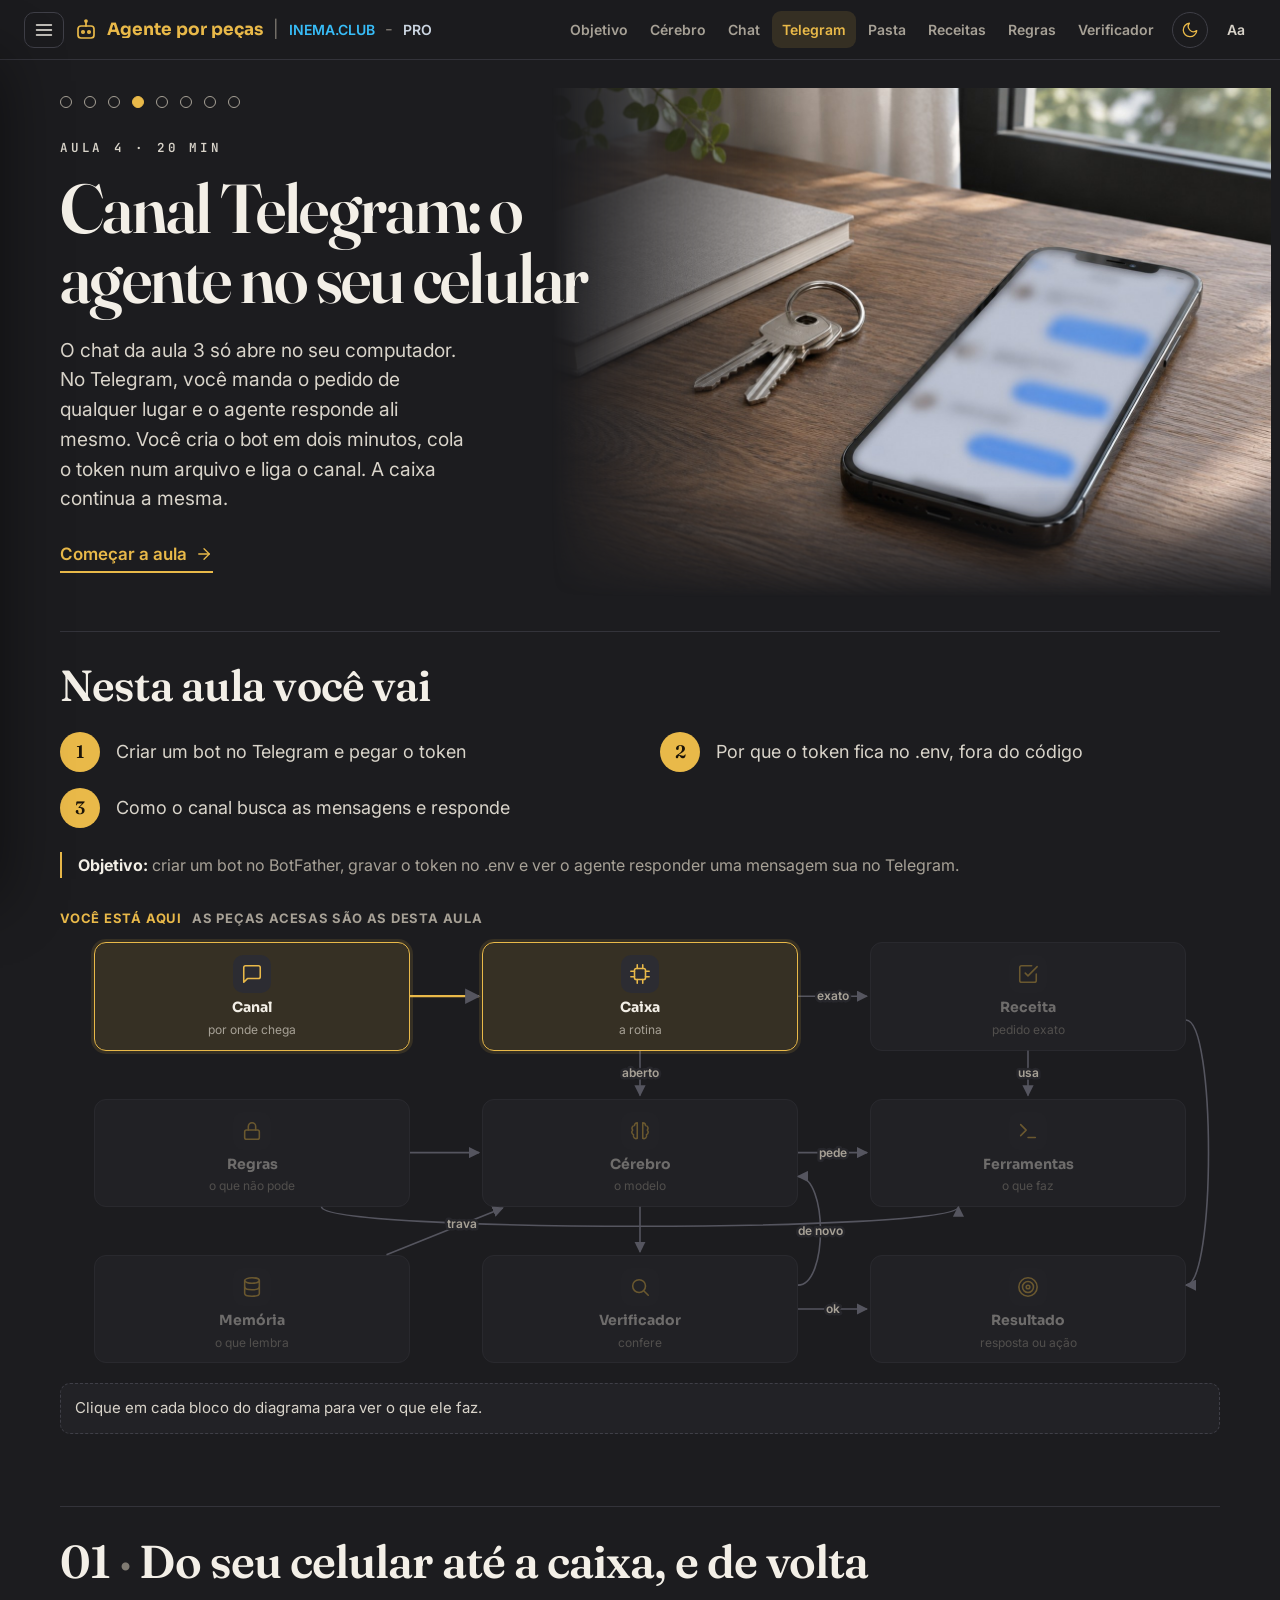
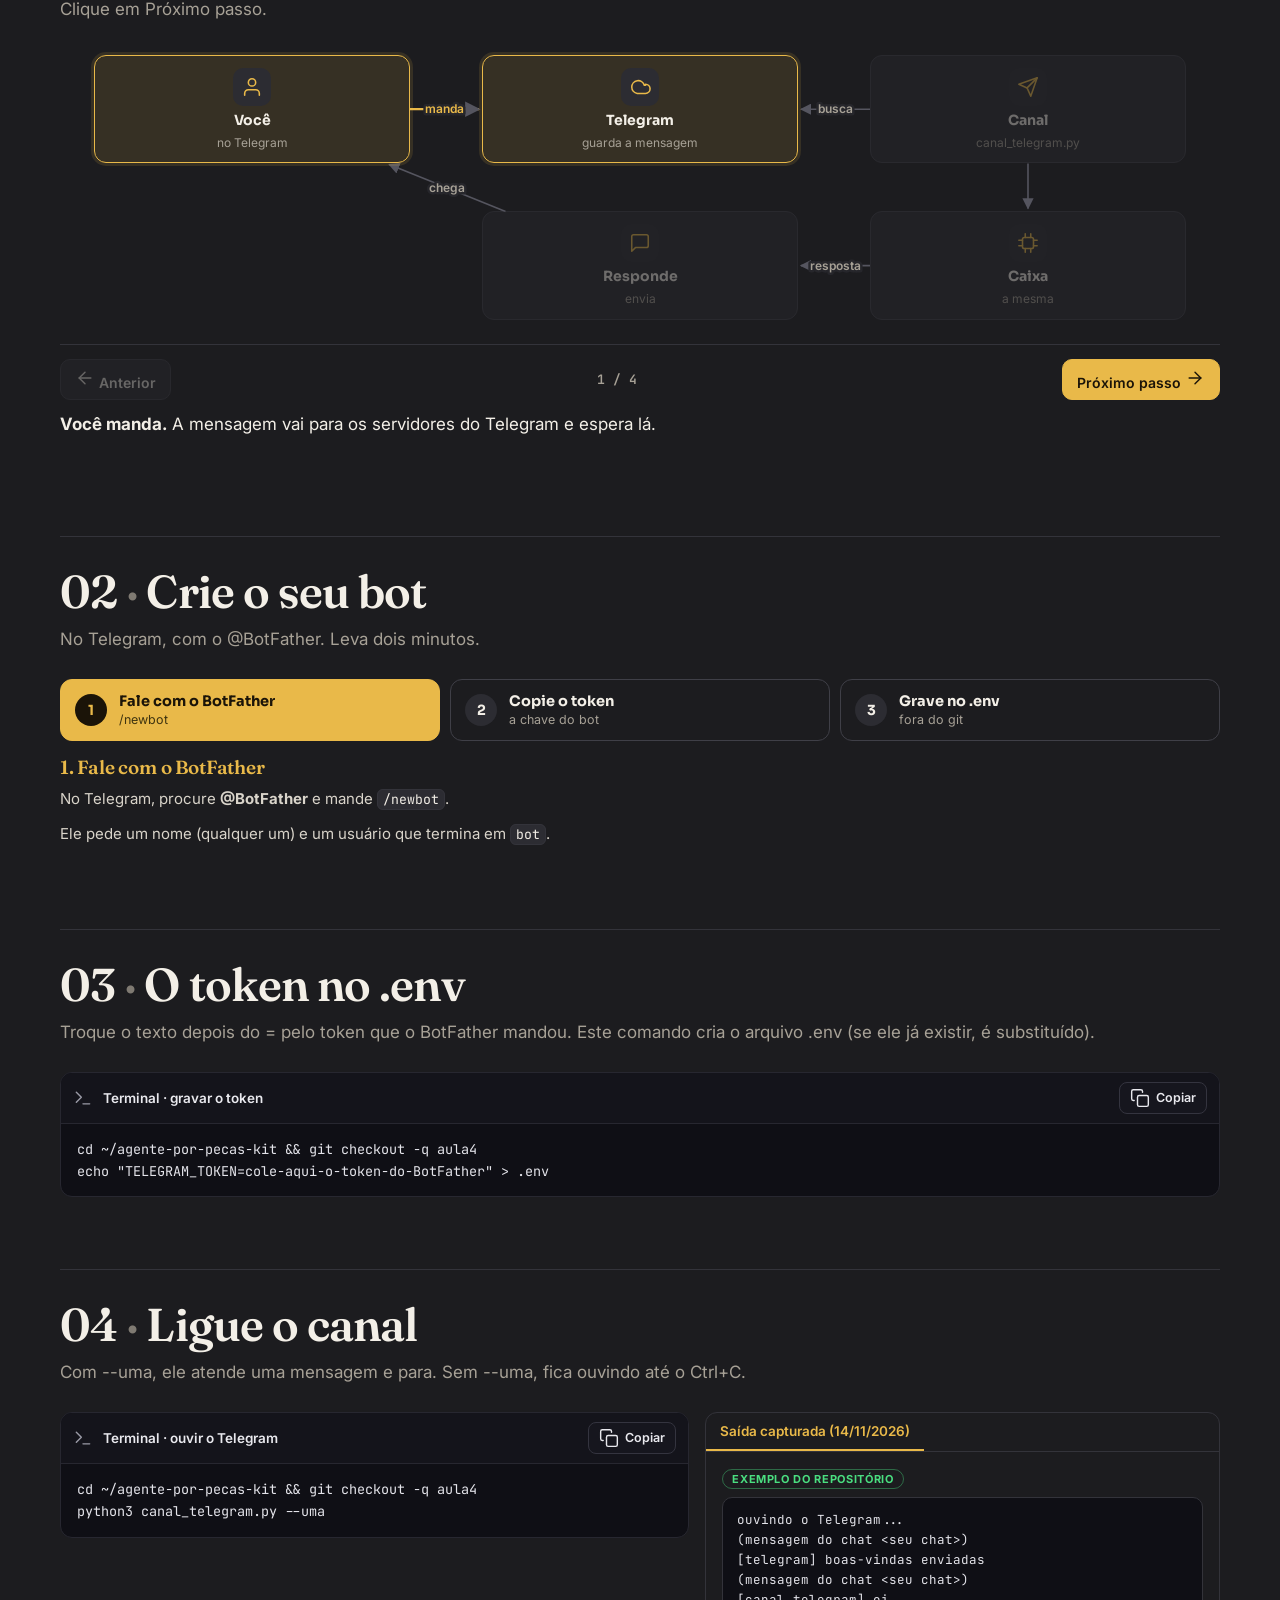
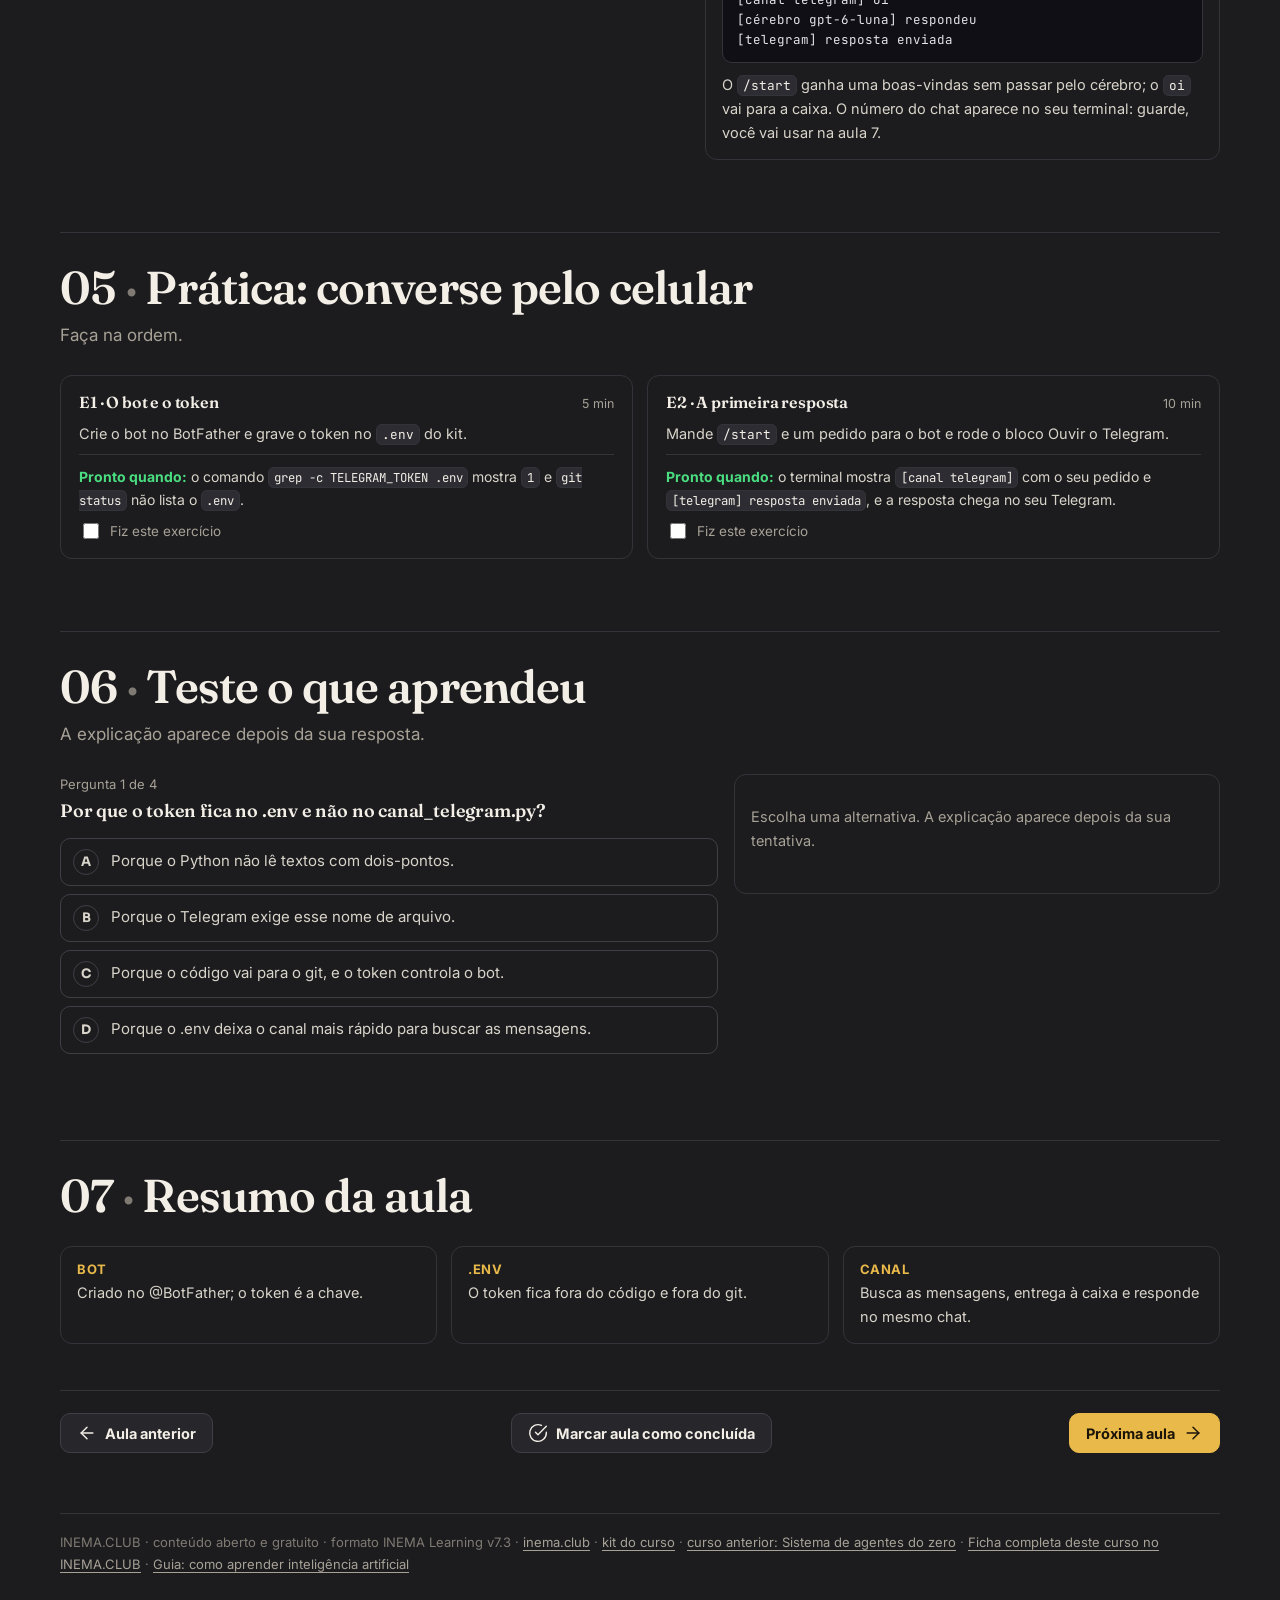
<file: aulas/telegram/index.html>
<!DOCTYPE html>
<html lang="pt-BR">
<head>
<meta charset="utf-8"/>
<meta name="viewport" content="width=device-width, initial-scale=1"/>
<title>Canal Telegram: o agente no seu celular · Agente por peças · INEMA</title>
<meta name="description" content="O chat da aula 3 só abre no seu computador. No Telegram, você manda o pedido de qualquer lugar e o agente responde ali mesmo. Você cria o bot em dois minutos, cola o token num arquivo e liga o canal. A caixa continua a mesma."/>
<meta property="og:title" content="Canal Telegram: o agente no seu celular · Agente por peças · INEMA"/>
<meta property="og:description" content="O chat da aula 3 só abre no seu computador. No Telegram, você manda o pedido de qualquer lugar e o agente responde ali mesmo. Você cria o bot em dois minutos, cola o token num arquivo e liga o canal. A caixa continua a mesma."/>
<meta property="og:image" content="https://inematds.github.io/agente-por-pecas-v73/assets/img/capa.jpg"/>
<meta name="theme-color" content="#0c0c10"/>
<link rel="icon" href="../../assets/img/favicon.svg" type="image/svg+xml"/>
<link rel="canonical" href="https://inematds.github.io/agente-por-pecas-v73/aulas/telegram/"/>
<link rel="preconnect" href="https://fonts.googleapis.com"/><link rel="preconnect" href="https://fonts.gstatic.com" crossorigin/>
<link href="https://fonts.googleapis.com/css2?family=Inter:wght@400;500;600;700&family=JetBrains+Mono:wght@400;600&family=Sora:wght@600;700;800&family=Fraunces:opsz,wght@9..144,500;9..144,600;9..144,700&display=swap" rel="stylesheet"/>
<link rel="stylesheet" href="../../assets/v71.css"/>
<link rel="stylesheet" href="../../assets/v72.css"/>
<link rel="stylesheet" href="../../assets/v73-fluxo.css"/>
<meta name="generator" content="INEMA Learning 7.16.23"/>
<script>try{if(JSON.parse(localStorage.getItem("agente-por-pecas-v73:tema"))==="papel")document.documentElement.setAttribute("data-tema","papel")}catch(e){}</script>
</head><body data-curso="agente-por-pecas-v73" data-aula="telegram" data-total="8" data-total-ex="18"><a class="skip" href="#conteudo">Pular para o conteúdo</a><header class="topo"><div class="esq"><button type="button" class="menu-btn" aria-expanded="false" aria-controls="lado"><svg class="ico" viewBox="0 0 24 24" aria-hidden="true"><line x1="3" y1="6" x2="21" y2="6"/><line x1="3" y1="12" x2="21" y2="12"/><line x1="3" y1="18" x2="21" y2="18"/></svg><span class="sr">Aulas</span></button><a class="marca" href="../../index.html"><svg class="ico" viewBox="0 0 24 24" aria-hidden="true"><rect x="4" y="8" width="16" height="12" rx="3"/><path d="M12 4v4"/><circle cx="12" cy="3" r="1"/><circle cx="9" cy="14" r="1.2"/><circle cx="15" cy="14" r="1.2"/></svg><span>Agente por peças</span></a><span class="sep">|</span><a class="club" href="https://inema.club" target="_blank" rel="noopener">INEMA.CLUB</a><span class="tr">-</span><a class="pro" href="https://inema.pro" target="_blank" rel="noopener">PRO</a></div><nav class="dir" aria-label="Aulas"><a href="../../aulas/objetivo/index.html" class="tlink" title="O mapa do agente, e o objetivo do seu"><span class="curto">A1</span><span class="longo">Objetivo</span></a><a href="../../aulas/caixa-cerebro/index.html" class="tlink" title="A caixa e o cérebro: o primeiro pedido"><span class="curto">A2</span><span class="longo">Cérebro</span></a><a href="../../aulas/chat/index.html" class="tlink" title="Canal chat: o seu agente numa página web"><span class="curto">A3</span><span class="longo">Chat</span></a><a href="../../aulas/telegram/index.html" class="tlink on" aria-current="page" title="Canal Telegram: o agente no seu celular"><span class="curto">A4</span><span class="longo">Telegram</span></a><a href="../../aulas/pasta/index.html" class="tlink" title="Canal pasta: o robô que trabalha sem conversa"><span class="curto">A5</span><span class="longo">Pasta</span></a><a href="../../aulas/receitas-ferramentas/index.html" class="tlink" title="Receita ou cérebro: o pedido exato não precisa de IA"><span class="curto">A6</span><span class="longo">Receitas</span></a><a href="../../aulas/memoria-regras/index.html" class="tlink" title="Memória e regras: o que ele lembra e o que ele não pode"><span class="curto">A7</span><span class="longo">Regras</span></a><a href="../../aulas/verificador/index.html" class="tlink" title="Verificador e loop: só diz pronto depois de conferir"><span class="curto">A8</span><span class="longo">Verificador</span></a><button type="button" class="tema-btn" title="Trocar tema claro/escuro"><svg class="ico sol" viewBox="0 0 24 24" aria-hidden="true"><circle cx="12" cy="12" r="4"/><path d="M12 2v2M12 20v2M4.9 4.9l1.4 1.4M17.7 17.7l1.4 1.4M2 12h2M20 12h2M4.9 19.1l1.4-1.4M17.7 6.3l1.4-1.4"/></svg><svg class="ico lua" viewBox="0 0 24 24" aria-hidden="true"><path d="M21 12.8A9 9 0 1 1 11.2 3a7 7 0 0 0 9.8 9.8z"/></svg><span class="sr">Trocar tema claro/escuro</span></button><div class="aa"><button type="button" class="aa-btn" aria-expanded="false" aria-controls="aparencia" title="Aparência">Aa</button><div class="aa-pop" id="aparencia" hidden><p>Tema</p><div class="aa-seg"><button type="button" data-tema="escuro">Escuro</button><button type="button" data-tema="papel">Papel claro</button></div><p style="margin-top:12px">Tamanho do texto</p><div class="aa-seg"><button type="button" data-escala="0.9">A−</button><button type="button" data-escala="1">A</button><button type="button" data-escala="1.12">A+</button></div></div></div></nav></header><div class="casca"><aside class="lado" id="lado" aria-label="Aulas"><a class="voltar" href="https://inema.club/"><svg class="ico" viewBox="0 0 24 24" aria-hidden="true"><line x1="19" y1="12" x2="5" y2="12"/><polyline points="12 19 5 12 12 5"/></svg>INEMA.CLUB · todos os cursos</a><p class="curso-nome">Agente por peças</p><p class="curso-sub">Canal, caixa, cérebro e verificador</p><div class="ind"><span class="ind-rot">Estudo (aulas)</span><span class="prog-txt"><span data-pct>0</span>%</span></div><div class="prog" aria-hidden="true"><i></i></div><div class="ind"><span class="ind-rot">Prática declarada</span><span class="prog-txt"><span data-prat>0</span>/18</span></div><div class="prog pratica" aria-hidden="true"><i></i></div><p class="ind-nota">Prática = exercícios que você marcou como feitos. A comprovação vem na prova da certificação.</p><ol class="lista-aulas"><li><a href="../../aulas/objetivo/index.html" data-slug="objetivo" class=""><span class="st" aria-hidden="true"></span><span>1. Mapa e objetivo<small>12 min</small></span></a></li><li><a href="../../aulas/caixa-cerebro/index.html" data-slug="caixa-cerebro" class=""><span class="st" aria-hidden="true"></span><span>2. Caixa e cérebro<small>15 min</small></span></a></li><li><a href="../../aulas/chat/index.html" data-slug="chat" class=""><span class="st" aria-hidden="true"></span><span>3. Canal chat<small>15 min</small></span></a></li><li><a href="../../aulas/telegram/index.html" data-slug="telegram" class="atual" aria-current="page"><span class="st" aria-hidden="true"></span><span>4. Canal Telegram<small>20 min</small></span></a></li><li><a href="../../aulas/pasta/index.html" data-slug="pasta" class=""><span class="st" aria-hidden="true"></span><span>5. Canal pasta<small>15 min</small></span></a></li><li><a href="../../aulas/receitas-ferramentas/index.html" data-slug="receitas-ferramentas" class=""><span class="st" aria-hidden="true"></span><span>6. Receitas e ferramentas<small>15 min</small></span></a></li><li><a href="../../aulas/memoria-regras/index.html" data-slug="memoria-regras" class=""><span class="st" aria-hidden="true"></span><span>7. Memória e regras<small>18 min</small></span></a></li><li><a href="../../aulas/verificador/index.html" data-slug="verificador" class=""><span class="st" aria-hidden="true"></span><span>8. Verificador e loop<small>20 min</small></span></a></li></ol><div class="estudo"><p class="es-tit">Seu estudo</p><details class="es-bloco" data-es="desempenho"><summary><svg class="ico" viewBox="0 0 24 24" aria-hidden="true"><line x1="18" y1="20" x2="18" y2="10"/><line x1="12" y1="20" x2="12" y2="4"/><line x1="6" y1="20" x2="6" y2="14"/></svg><span>Desempenho nos testes</span><span class="es-cont" data-es-cont="desempenho"></span></summary><div class="es-corpo" data-es-corpo="desempenho"></div></details><details class="es-bloco" data-es="notas"><summary><svg class="ico" viewBox="0 0 24 24" aria-hidden="true"><path d="M12 20h9"/><path d="M16.5 3.5a2.1 2.1 0 0 1 3 3L7 19l-4 1 1-4z"/></svg><span>Minhas anotações</span><span class="es-cont" data-es-cont="notas"></span></summary><div class="es-corpo" data-es-corpo="notas"></div></details><details class="es-bloco" data-es="dados"><summary><svg class="ico" viewBox="0 0 24 24" aria-hidden="true"><ellipse cx="12" cy="5" rx="8" ry="3"/><path d="M4 5v14c0 1.7 3.6 3 8 3s8-1.3 8-3V5"/><path d="M4 12c0 1.7 3.6 3 8 3s8-1.3 8-3"/></svg><span>Copiar meus dados</span><span class="es-cont" data-es-cont="dados"></span></summary><div class="es-corpo" data-es-corpo="dados"><p class="es-exp">Seu progresso, suas anotações e as notas dos testes ficam só neste navegador. Baixe uma cópia (.json) para guardar ou para continuar em outro computador ou navegador; lá, carregue a cópia. Carregar soma com o que já existe e não apaga nada.</p><div class="es-acoes"><button type="button" class="es-btn es-exportar"><svg class="ico" viewBox="0 0 24 24" aria-hidden="true"><path d="M21 15v4a2 2 0 0 1-2 2H5a2 2 0 0 1-2-2v-4"/><polyline points="7 10 12 15 17 10"/><line x1="12" y1="15" x2="12" y2="3"/></svg>Baixar cópia</button><label class="es-btn es-importar"><svg class="ico" viewBox="0 0 24 24" aria-hidden="true"><path d="M21 15v4a2 2 0 0 1-2 2H5a2 2 0 0 1-2-2v-4"/><polyline points="17 8 12 3 7 8"/><line x1="12" y1="3" x2="12" y2="15"/></svg>Carregar cópia<input type="file" class="sr" accept=".json,application/json"/></label></div><p class="es-msg" aria-live="polite"></p></div></details></div><script type="application/json" id="estudo-dados">{"txt": {"titulo": "Seu estudo", "continuar": "Continuar de onde parei", "comecar": "Começar pela aula 1", "cta_continuar": "Continuar a aula {n}", "hoje": "hoje", "ontem": "ontem", "ha_dias": "há {n} dias", "desempenho": "Desempenho nos testes", "notas": "Minhas anotações", "dados": "Copiar meus dados", "sem_testes": "Nenhum teste feito ainda. O teste fica no fim de cada aula.", "nao_fez": "teste ainda não feito", "ultimo": "Último", "melhor": "Melhor", "tentativas": "tentativas", "tentativa": "tentativa", "tudo_certo": "Acertou tudo no último teste.", "rever": "Para rever", "resposta": "Resposta certa:", "ir_teste": "Refazer o teste", "sem_notas": "Nenhuma anotação ainda. Na aula, selecione um trecho do texto e toque em Marcar ou Anotar.", "so_marcado": "(só marcado)", "marcar": "Marcar", "anotar": "Anotar", "salvar": "Salvar", "apagar": "Apagar marca", "fechar": "Fechar", "nota_ph": "Escreva sua anotação sobre este trecho…", "um_bloco": "Marque dentro de um parágrafo só.", "nao_marca": "Este trecho não pode ser marcado.", "dados_exp": "Seu progresso, suas anotações e as notas dos testes ficam só neste navegador. Baixe uma cópia (.json) para guardar ou para continuar em outro computador ou navegador; lá, carregue a cópia. Carregar soma com o que já existe e não apaga nada.", "exportar": "Baixar cópia", "importar": "Carregar cópia", "import_ok": "Cópia carregada ({n} itens). Atualizando a página…", "import_erro": "Arquivo não reconhecido. Nada foi alterado.", "import_outro": "Esta cópia é de outro curso. Nada foi alterado.", "export_ok": "Cópia baixada."}, "aulas": [{"slug": "objetivo", "num": 1, "t": "Mapa e objetivo", "quiz": {"sec": "s6", "perguntas": [{"p": "Qual é a diferença central entre o chat e um agente?", "certa": "O chat responde em texto; o agente faz a tarefa e confere."}, {"p": "Por que escrever o objetivo.md antes de qualquer código?", "certa": "Porque ele diz o que conferir para saber se está pronto."}, {"p": "Qual frase serve para a parte \"Quando está pronto\"?", "certa": "O pedido \"anote pão\" deixa a palavra pão em lista.txt."}, {"p": "O cérebro do agente neste curso usa…", "certa": "A sua assinatura do ChatGPT, pelo Codex, sem chave de API."}]}}, {"slug": "caixa-cerebro", "num": 2, "t": "Caixa e cérebro", "quiz": {"sec": "s6", "perguntas": [{"p": "Qual é o papel da caixa?", "certa": "Receber o pedido do canal, chamar o cérebro e devolver o resultado."}, {"p": "Para trocar o Codex por um modelo local, o que muda?", "certa": "Nada no código: a variável CEREBRO=local."}, {"p": "Por que o Codex roda numa pasta vazia, só leitura?", "certa": "Porque ele só decide; quem mexe em arquivo é a caixa."}, {"p": "A trilha mostra [cérebro gpt-6-sol] respondeu. O que aconteceu?", "certa": "Você rodou com MODELO=gpt-6-sol."}]}}, {"slug": "chat", "num": 3, "t": "Canal chat", "quiz": {"sec": "s5", "perguntas": [{"p": "O que mudou na caixa para o agente atender pelo chat?", "certa": "Nada: o canal web chama a mesma caixa."}, {"p": "Por que o endereço do chat muda a cada vez que você liga?", "certa": "Porque o canal pede ao sistema uma porta livre."}, {"p": "A página mostrou a resposta mas não a trilha. Onde olhar primeiro?", "certa": "No terminal do canal web: a trilha também sai lá."}, {"p": "Quem pode abrir o seu chat local, do jeito que ele está?", "certa": "Só o seu computador: o servidor escuta em 127.0.0.1."}]}}, {"slug": "telegram", "num": 4, "t": "Canal Telegram", "quiz": {"sec": "s6", "perguntas": [{"p": "Por que o token fica no .env e não no canal_telegram.py?", "certa": "Porque o código vai para o git, e o token controla o bot."}, {"p": "Você mandou a mensagem com o canal desligado. O que acontece?", "certa": "Ela fica guardada no Telegram até o canal ligar e buscar."}, {"p": "Para que serve o arquivo telegram.offset?", "certa": "Lembrar a última mensagem atendida, para não repetir."}, {"p": "Do jeito que está nesta aula, quem o seu bot atende?", "certa": "Qualquer pessoa que achar o bot; a trava vem na aula 7."}]}}, {"slug": "pasta", "num": 5, "t": "Canal pasta", "quiz": {"sec": "s4", "perguntas": [{"p": "O que torna a pasta um canal \"sem interação\"?", "certa": "Ninguém espera a resposta na tela: o resultado vai para feito/."}, {"p": "Por que o robô apaga o arquivo de entrada/ depois de atender?", "certa": "Para o mesmo pedido não ser atendido de novo na próxima volta."}, {"p": "Em que ordem o robô atende os arquivos?", "certa": "Em ordem de nome: por isso 001, 002…"}, {"p": "Quem pode mandar pedidos para o robô da pasta?", "certa": "Quem consegue gravar um arquivo naquela pasta."}]}}, {"slug": "receitas-ferramentas", "num": 6, "t": "Receitas e ferramentas", "quiz": {"sec": "s7", "perguntas": [{"p": "O pedido \"adicione café na lista\" chega. O que acontece?", "certa": "A receita anotar-na-lista faz o passo a passo, sem chamar o cérebro."}, {"p": "No pedido aberto, quem abre o arquivo notas.txt?", "certa": "A caixa, quando o cérebro pede a ferramenta ler."}, {"p": "Por que vale a pena ter receita para um pedido que o cérebro também saberia fazer?", "certa": "Porque a receita sai igual toda vez, na hora e sem cérebro."}, {"p": "A sua receita tem quando: anote a tarefa *. Qual pedido cai nela?", "certa": "Anote a tarefa comprar pilhas."}]}}, {"slug": "memoria-regras", "num": 7, "t": "Memória e regras", "quiz": {"sec": "s8", "perguntas": [{"p": "Na aula 6, o Codex respondeu \"não posso divulgar\". Por que isso não bastou?", "certa": "Porque a ferramenta já tinha lido o segredo antes."}, {"p": "Onde fica a regra \"só a pasta trabalho/\" que não depende do modelo?", "certa": "Na função caminho() das ferramentas."}, {"p": "Pelo Telegram, o cérebro pede para substituir um arquivo que já existe. O que acontece?", "certa": "Recusa: fora do terminal não há como dar o OK."}, {"p": "A memória é guardada em…", "certa": "No arquivo memoria.json, que vai junto em cada pedido."}]}}, {"slug": "verificador", "num": 8, "t": "Verificador e loop", "quiz": {"sec": "s8", "perguntas": [{"p": "Por que o exemplo concreto é melhor que o juiz?", "certa": "Porque o código confere igual toda vez, e o juiz varia."}, {"p": "O verificador reprovou. O que o aviso para o cérebro diz?", "certa": "Que foi reprovado, sem dizer o que era esperado."}, {"p": "Quando o agente cancela?", "certa": "Quando o verificador reprova 3 vezes."}, {"p": "No robô da pasta, onde vai o exemplo concreto?", "certa": "Numa linha esperado: dentro do próprio arquivo do pedido."}]}}]}</script><div class="lado-card">Kit do curso<b>Uma peça por arquivo</b>O agente inteiro, com uma tag por aula (aula1 … aula8). Na main, testes que rodam sem modelo.<br/><a href="https://github.com/inematds/agente-por-pecas-kit" target="_blank" rel="noopener">Abrir o kit no GitHub →</a></div></aside><main class="principal" id="conteudo"><div class="miolo" data-competencias="criar-bot-telegram;guardar-token-fora-do-codigo;ligar-canal-telegram"><div class="aula-hero com-img"><div class="ah-txt"><nav class="pontos" aria-label="Aulas"><a href="../../aulas/objetivo/index.html" class="pt" data-slug="objetivo" title="O mapa do agente, e o objetivo do seu"><span class="sr">O mapa do agente, e o objetivo do seu</span></a><a href="../../aulas/caixa-cerebro/index.html" class="pt" data-slug="caixa-cerebro" title="A caixa e o cérebro: o primeiro pedido"><span class="sr">A caixa e o cérebro: o primeiro pedido</span></a><a href="../../aulas/chat/index.html" class="pt" data-slug="chat" title="Canal chat: o seu agente numa página web"><span class="sr">Canal chat: o seu agente numa página web</span></a><a href="../../aulas/telegram/index.html" class="pt on" data-slug="telegram" title="Canal Telegram: o agente no seu celular"><span class="sr">Canal Telegram: o agente no seu celular</span></a><a href="../../aulas/pasta/index.html" class="pt" data-slug="pasta" title="Canal pasta: o robô que trabalha sem conversa"><span class="sr">Canal pasta: o robô que trabalha sem conversa</span></a><a href="../../aulas/receitas-ferramentas/index.html" class="pt" data-slug="receitas-ferramentas" title="Receita ou cérebro: o pedido exato não precisa de IA"><span class="sr">Receita ou cérebro: o pedido exato não precisa de IA</span></a><a href="../../aulas/memoria-regras/index.html" class="pt" data-slug="memoria-regras" title="Memória e regras: o que ele lembra e o que ele não pode"><span class="sr">Memória e regras: o que ele lembra e o que ele não pode</span></a><a href="../../aulas/verificador/index.html" class="pt" data-slug="verificador" title="Verificador e loop: só diz pronto depois de conferir"><span class="sr">Verificador e loop: só diz pronto depois de conferir</span></a></nav><p class="kicker">Aula 4 · 20 min</p><h1>Canal Telegram: o agente no seu celular</h1><p class="lead">O chat da aula 3 só abre no seu computador. No Telegram, você manda o pedido de qualquer lugar e o agente responde ali mesmo. Você cria o bot em dois minutos, cola o token num arquivo e liga o canal. A caixa continua a mesma.</p><a class="comecar" href="#s1">Começar a aula <svg class="ico" viewBox="0 0 24 24" aria-hidden="true"><line x1="5" y1="12" x2="19" y2="12"/><polyline points="12 5 19 12 12 19"/></svg></a></div><figure class="ah-img"><img src="../../assets/img/hero/telegram.jpg" alt="Celular sobre uma mesa de madeira, com uma conversa aberta e luz de fim de tarde." width="1536" height="1024"/></figure></div><div class="nesta2"><h2>Nesta aula você vai</h2><ol><li><b class="dn">1</b><span>Criar um bot no Telegram e pegar o token</span></li><li><b class="dn">2</b><span>Por que o token fica no .env, fora do código</span></li><li><b class="dn">3</b><span>Como o canal busca as mensagens e responde</span></li></ol><p class="objetivo"><b>Objetivo:</b> criar um bot no BotFather, gravar o token no .env e ver o agente responder uma mensagem sua no Telegram.</p></div><div class="mapa-aula"><p class="mapa-t"><b>Você está aqui</b><span>as peças acesas são as desta aula</span></p><div class="painel fx" data-ligacoes="[{&quot;de&quot;: &quot;canal&quot;, &quot;para&quot;: &quot;caixa&quot;}, {&quot;de&quot;: &quot;caixa&quot;, &quot;para&quot;: &quot;receita&quot;, &quot;rot&quot;: &quot;exato&quot;}, {&quot;de&quot;: &quot;caixa&quot;, &quot;para&quot;: &quot;cerebro&quot;, &quot;rot&quot;: &quot;aberto&quot;}, {&quot;de&quot;: &quot;receita&quot;, &quot;para&quot;: &quot;ferramentas&quot;, &quot;rot&quot;: &quot;usa&quot;}, {&quot;de&quot;: &quot;cerebro&quot;, &quot;para&quot;: &quot;ferramentas&quot;, &quot;rot&quot;: &quot;pede&quot;}, {&quot;de&quot;: &quot;regras&quot;, &quot;para&quot;: &quot;cerebro&quot;}, {&quot;de&quot;: &quot;memoria&quot;, &quot;para&quot;: &quot;cerebro&quot;}, {&quot;de&quot;: &quot;cerebro&quot;, &quot;para&quot;: &quot;verificador&quot;}, {&quot;de&quot;: &quot;verificador&quot;, &quot;para&quot;: &quot;resultado&quot;, &quot;rot&quot;: &quot;ok&quot;}, {&quot;de&quot;: &quot;verificador&quot;, &quot;para&quot;: &quot;cerebro&quot;, &quot;rot&quot;: &quot;de novo&quot;, &quot;volta&quot;: &quot;dir&quot;}, {&quot;de&quot;: &quot;receita&quot;, &quot;para&quot;: &quot;resultado&quot;, &quot;volta&quot;: &quot;dir&quot;}, {&quot;de&quot;: &quot;regras&quot;, &quot;para&quot;: &quot;ferramentas&quot;, &quot;rot&quot;: &quot;trava&quot;, &quot;volta&quot;: &quot;baixo&quot;}]"><div class="fx-palco"><svg class="fx-setas" aria-hidden="true"></svg><div class="fx-grade" style="--cols:3"><button type="button" class="fx-no aceso" data-id="canal" aria-pressed="false" style="grid-column:1;grid-row:1"><span class="ic"><svg class="ico" viewBox="0 0 24 24" aria-hidden="true"><path d="M21 15a2 2 0 0 1-2 2H7l-4 4V5a2 2 0 0 1 2-2h14a2 2 0 0 1 2 2z"/></svg></span><span class="nome">Canal</span><span class="sub">por onde chega</span><template><b>Canal.</b> Por onde o pedido chega: o terminal, um chat numa página web, o Telegram, ou um arquivo numa pasta, sem ninguém conversando. <a href="../../aulas/caixa-cerebro/index.html">Aula 2</a></template></button><button type="button" class="fx-no aceso" data-id="caixa" aria-pressed="false" style="grid-column:2;grid-row:1"><span class="ic"><svg class="ico" viewBox="0 0 24 24" aria-hidden="true"><rect x="6" y="6" width="12" height="12" rx="2"/><path d="M9 2v4M15 2v4M9 18v4M15 18v4M2 9h4M2 15h4M18 9h4M18 15h4"/></svg></span><span class="nome">Caixa</span><span class="sub">a rotina</span><template><b>Caixa.</b> A máquina com a rotina (o programa) que recebe o pedido de qualquer canal e decide quem faz: a receita ou o cérebro. Arquivo <code>caixa.py</code>. <a href="../../aulas/caixa-cerebro/index.html">Aula 2</a></template></button><button type="button" class="fx-no apagado" data-id="receita" aria-pressed="false" style="grid-column:3;grid-row:1"><span class="ic"><svg class="ico" viewBox="0 0 24 24" aria-hidden="true"><path d="M9 11l3 3L22 4"/><path d="M21 12v7a2 2 0 0 1-2 2H5a2 2 0 0 1-2-2V5a2 2 0 0 1 2-2h11"/></svg></span><span class="nome">Receita</span><span class="sub">pedido exato</span><template><b>Receita.</b> O passo a passo para o pedido exato, sem cérebro. É o que se chama RPA: um robô que segue passos fixos. Rápido, igual toda vez e de graça. Arquivos em <code>receitas/</code>. <a href="../../aulas/receitas-ferramentas/index.html">Aula 6</a></template></button><button type="button" class="fx-no apagado" data-id="regras" aria-pressed="false" style="grid-column:1;grid-row:2"><span class="ic"><svg class="ico" viewBox="0 0 24 24" aria-hidden="true"><rect x="4" y="11" width="16" height="10" rx="2"/><path d="M8 11V7a4 4 0 0 1 8 0v4"/></svg></span><span class="nome">Regras</span><span class="sub">o que não pode</span><template><b>Regras.</b> Os limites do trabalho. Escritos em <code>regras.md</code> para o cérebro ler, e travados no código das ferramentas, que não esquece. <a href="../../aulas/memoria-regras/index.html">Aula 7</a></template></button><button type="button" class="fx-no apagado" data-id="cerebro" aria-pressed="false" style="grid-column:2;grid-row:2"><span class="ic"><svg class="ico" viewBox="0 0 24 24" aria-hidden="true"><path d="M9 3a3 3 0 0 0-3 3 3 3 0 0 0-2 5 3 3 0 0 0 1 5 3 3 0 0 0 4 4V3z"/><path d="M15 3a3 3 0 0 1 3 3 3 3 0 0 1 2 5 3 3 0 0 1-1 5 3 3 0 0 1-4 4V3z"/></svg></span><span class="nome">Cérebro</span><span class="sub">o modelo</span><template><b>Cérebro.</b> O modelo que pensa: o Codex da sua assinatura, ou um modelo local no Ollama. Ele não executa nada: só decide e pede. Arquivo <code>cerebro.py</code>. <a href="../../aulas/caixa-cerebro/index.html">Aula 2</a></template></button><button type="button" class="fx-no apagado" data-id="ferramentas" aria-pressed="false" style="grid-column:3;grid-row:2"><span class="ic"><svg class="ico" viewBox="0 0 24 24" aria-hidden="true"><polyline points="4 17 10 11 4 5"/><line x1="12" y1="19" x2="20" y2="19"/></svg></span><span class="nome">Ferramentas</span><span class="sub">o que faz</span><template><b>Ferramentas.</b> O que o agente consegue fazer no mundo: ler, gravar, anotar, lembrar. Quem executa é a caixa. Arquivo <code>ferramentas.py</code>. <a href="../../aulas/receitas-ferramentas/index.html">Aula 6</a></template></button><button type="button" class="fx-no apagado" data-id="memoria" aria-pressed="false" style="grid-column:1;grid-row:3"><span class="ic"><svg class="ico" viewBox="0 0 24 24" aria-hidden="true"><ellipse cx="12" cy="5" rx="8" ry="3"/><path d="M4 5v14c0 1.7 3.6 3 8 3s8-1.3 8-3V5"/><path d="M4 12c0 1.7 3.6 3 8 3s8-1.3 8-3"/></svg></span><span class="nome">Memória</span><span class="sub">o que lembra</span><template><b>Memória.</b> O que o agente sabe de você e guarda de uma conversa para a outra. Arquivo <code>memoria.json</code>. <a href="../../aulas/memoria-regras/index.html">Aula 7</a></template></button><button type="button" class="fx-no apagado" data-id="verificador" aria-pressed="false" style="grid-column:2;grid-row:3"><span class="ic"><svg class="ico" viewBox="0 0 24 24" aria-hidden="true"><circle cx="11" cy="11" r="7"/><line x1="21" y1="21" x2="16.6" y2="16.6"/></svg></span><span class="nome">Verificador</span><span class="sub">confere</span><template><b>Verificador.</b> Confere o resultado contra o pedido. Com um exemplo concreto, o código confere e acerta sempre; sem exemplo, outro cérebro faz de juiz. Arquivo <code>verificador.py</code>. <a href="../../aulas/verificador/index.html">Aula 8</a></template></button><button type="button" class="fx-no apagado" data-id="resultado" aria-pressed="false" style="grid-column:3;grid-row:3"><span class="ic"><svg class="ico" viewBox="0 0 24 24" aria-hidden="true"><circle cx="12" cy="12" r="10"/><circle cx="12" cy="12" r="6"/><circle cx="12" cy="12" r="2"/></svg></span><span class="nome">Resultado</span><span class="sub">resposta ou ação</span><template><b>Resultado.</b> O que sai: uma resposta, uma ação (um arquivo gravado, uma anotação) ou o aviso de que cancelou depois de 3 tentativas. <a href="../../aulas/verificador/index.html">Aula 8</a></template></button></div></div><div class="fx-detalhe" aria-live="polite">Clique em cada bloco do diagrama para ver o que ele faz.</div></div></div><section class="secao" id="s1"><div class="sec-cab"><div><h2><span class="sn">01</span><span class="sp" aria-hidden="true"> · </span>Do seu celular até a caixa, e de volta</h2><p>Clique em Próximo passo.</p></div></div><div class="painel fx" data-ligacoes="[{&quot;de&quot;: &quot;voce&quot;, &quot;para&quot;: &quot;telegram&quot;, &quot;rot&quot;: &quot;manda&quot;}, {&quot;de&quot;: &quot;canal&quot;, &quot;para&quot;: &quot;telegram&quot;, &quot;rot&quot;: &quot;busca&quot;}, {&quot;de&quot;: &quot;canal&quot;, &quot;para&quot;: &quot;caixa&quot;}, {&quot;de&quot;: &quot;caixa&quot;, &quot;para&quot;: &quot;envia&quot;, &quot;rot&quot;: &quot;resposta&quot;}, {&quot;de&quot;: &quot;envia&quot;, &quot;para&quot;: &quot;voce&quot;, &quot;rot&quot;: &quot;chega&quot;}]"><div class="fx-palco"><svg class="fx-setas" aria-hidden="true"></svg><div class="fx-grade" style="--cols:3"><button type="button" class="fx-no" data-id="voce" aria-pressed="false" style="grid-column:1;grid-row:1"><span class="ic"><svg class="ico" viewBox="0 0 24 24" aria-hidden="true"><path d="M20 21v-2a4 4 0 0 0-4-4H8a4 4 0 0 0-4 4v2"/><circle cx="12" cy="7" r="4"/></svg></span><span class="nome">Você</span><span class="sub">no Telegram</span><template><b>Você.</b> Você manda a mensagem para o seu bot, do celular ou do computador.</template></button><button type="button" class="fx-no" data-id="telegram" aria-pressed="false" style="grid-column:2;grid-row:1"><span class="ic"><svg class="ico" viewBox="0 0 24 24" aria-hidden="true"><path d="M18 10h-1.3A7 7 0 1 0 9 19h9a5 5 0 0 0 0-10z"/></svg></span><span class="nome">Telegram</span><span class="sub">guarda a mensagem</span><template><b>Telegram.</b> Os servidores do Telegram guardam a mensagem até o seu canal vir buscar.</template></button><button type="button" class="fx-no" data-id="canal" aria-pressed="false" style="grid-column:3;grid-row:1"><span class="ic"><svg class="ico" viewBox="0 0 24 24" aria-hidden="true"><line x1="22" y1="2" x2="11" y2="13"/><polygon points="22 2 15 22 11 13 2 9 22 2"/></svg></span><span class="nome">Canal</span><span class="sub">canal_telegram.py</span><template><b>Canal.</b> Pergunta ao Telegram "tem mensagem nova?" (no código, <code>getUpdates</code>), com o token do seu bot.</template></button><button type="button" class="fx-no" data-id="caixa" aria-pressed="false" style="grid-column:3;grid-row:2"><span class="ic"><svg class="ico" viewBox="0 0 24 24" aria-hidden="true"><rect x="6" y="6" width="12" height="12" rx="2"/><path d="M9 2v4M15 2v4M9 18v4M15 18v4M2 9h4M2 15h4M18 9h4M18 15h4"/></svg></span><span class="nome">Caixa</span><span class="sub">a mesma</span><template><b>Caixa.</b> A mesma caixa de sempre. O canal agora se chama <code>telegram</code>.</template></button><button type="button" class="fx-no" data-id="envia" aria-pressed="false" style="grid-column:2;grid-row:2"><span class="ic"><svg class="ico" viewBox="0 0 24 24" aria-hidden="true"><path d="M21 15a2 2 0 0 1-2 2H7l-4 4V5a2 2 0 0 1 2-2h14a2 2 0 0 1 2 2z"/></svg></span><span class="nome">Responde</span><span class="sub">envia</span><template><b>Responde.</b> O canal manda a resposta para o mesmo chat (no código, <code>sendMessage</code>) e anota o número da mensagem no arquivo <code>telegram.offset</code>, para não atender a mesma mensagem duas vezes.</template></button></div></div><div class="fx-passos" data-passos="[{&quot;acende&quot;: [&quot;voce&quot;, &quot;telegram&quot;], &quot;ligar&quot;: [&quot;voce&gt;telegram&quot;], &quot;titulo&quot;: &quot;Você manda.&quot;, &quot;texto&quot;: &quot;A mensagem vai para os servidores do Telegram e espera lá.&quot;}, {&quot;acende&quot;: [&quot;telegram&quot;, &quot;canal&quot;], &quot;ligar&quot;: [&quot;canal&gt;telegram&quot;], &quot;titulo&quot;: &quot;O canal busca.&quot;, &quot;texto&quot;: &quot;O &lt;code&gt;canal_telegram.py&lt;/code&gt; pergunta de tempos em tempos se chegou mensagem nova.&quot;}, {&quot;acende&quot;: [&quot;canal&quot;, &quot;caixa&quot;], &quot;ligar&quot;: [&quot;canal&gt;caixa&quot;], &quot;titulo&quot;: &quot;A caixa atende.&quot;, &quot;texto&quot;: &quot;O texto da mensagem vira o pedido. A caixa chama o cérebro, como sempre.&quot;}, {&quot;acende&quot;: [&quot;caixa&quot;, &quot;envia&quot;, &quot;voce&quot;], &quot;ligar&quot;: [&quot;caixa&gt;envia&quot;, &quot;envia&gt;voce&quot;], &quot;titulo&quot;: &quot;A resposta chega.&quot;, &quot;texto&quot;: &quot;O canal manda a resposta no mesmo chat. No seu celular, ela aparece como mensagem do bot.&quot;}]"><button type="button" class="fx-ant"><svg class="ico" viewBox="0 0 24 24" aria-hidden="true"><line x1="19" y1="12" x2="5" y2="12"/><polyline points="12 19 5 12 12 5"/></svg> Anterior</button><span class="fx-cont"></span><button type="button" class="fx-prox">Próximo passo <svg class="ico" viewBox="0 0 24 24" aria-hidden="true"><line x1="5" y1="12" x2="19" y2="12"/><polyline points="12 5 19 12 12 19"/></svg></button><p class="fx-leg" aria-live="polite"></p></div></div></section><section class="secao" id="s2"><div class="sec-cab"><div><h2><span class="sn">02</span><span class="sp" aria-hidden="true"> · </span>Crie o seu bot</h2><p>No Telegram, com o @BotFather. Leva dois minutos.</p></div></div><div class="passos"><div class="passos-tabs" role="tablist" style="--n:3"><button type="button" class="ptab" role="tab" data-alvo="p0" aria-selected="true"><span class="pn">1</span><span><b>Fale com o BotFather</b><small>/newbot</small></span></button><button type="button" class="ptab" role="tab" data-alvo="p1" aria-selected="false"><span class="pn">2</span><span><b>Copie o token</b><small>a chave do bot</small></span></button><button type="button" class="ptab" role="tab" data-alvo="p2" aria-selected="false"><span class="pn">3</span><span><b>Grave no .env</b><small>fora do git</small></span></button></div><div class="pcorpo" data-painel="p0"><div><h3>1. Fale com o BotFather</h3><p>No Telegram, procure <b>@BotFather</b> e mande <code>/newbot</code>.</p><p>Ele pede um nome (qualquer um) e um usuário que termina em <code>bot</code>.</p></div></div><div class="pcorpo" data-painel="p1" hidden><div><h3>2. Copie o token</h3><p>O BotFather responde com um token, um texto comprido com dois-pontos no meio.</p><p>Quem tem o token controla o bot: não mande para ninguém nem ponha no código.</p></div></div><div class="pcorpo" data-painel="p2" hidden><div><h3>3. Grave no .env</h3><p>O token vai no arquivo <code>.env</code> da pasta do kit. O <code>.gitignore</code> do kit já deixa o <code>.env</code> de fora do git.</p><p>Depois, mande <code>/start</code> e um <code>oi</code> para o seu bot.</p></div></div></div></section><section class="secao" id="s3"><div class="sec-cab"><div><h2><span class="sn">03</span><span class="sp" aria-hidden="true"> · </span>O token no .env</h2><p>Troque o texto depois do = pelo token que o BotFather mandou. Este comando cria o arquivo .env (se ele já existir, é substituído).</p></div></div><div class="cods um"><div><div class="cod"><div class="cod-cab"><svg class="ico" viewBox="0 0 24 24" aria-hidden="true"><polyline points="4 17 10 11 4 5"/><line x1="12" y1="19" x2="20" y2="19"/></svg><b>Terminal · gravar o token</b><button type="button" class="copiar" data-rot="Copiar" data-ok="Copiado"><svg class="ico" viewBox="0 0 24 24" aria-hidden="true"><rect x="9" y="9" width="13" height="13" rx="2"/><path d="M5 15H4a2 2 0 0 1-2-2V4a2 2 0 0 1 2-2h9a2 2 0 0 1 2 2v1"/></svg><span>Copiar</span></button></div><pre>cd ~/agente-por-pecas-kit &amp;&amp; git checkout -q aula4
echo &quot;TELEGRAM_TOKEN=cole-aqui-o-token-do-BotFather&quot; &gt; .env</pre></div></div></div></section><section class="secao" id="s4"><div class="sec-cab"><div><h2><span class="sn">04</span><span class="sp" aria-hidden="true"> · </span>Ligue o canal</h2><p>Com --uma, ele atende uma mensagem e para. Sem --uma, fica ouvindo até o Ctrl+C.</p></div></div><div class="cods"><div><div class="cod"><div class="cod-cab"><svg class="ico" viewBox="0 0 24 24" aria-hidden="true"><polyline points="4 17 10 11 4 5"/><line x1="12" y1="19" x2="20" y2="19"/></svg><b>Terminal · ouvir o Telegram</b><button type="button" class="copiar" data-rot="Copiar" data-ok="Copiado"><svg class="ico" viewBox="0 0 24 24" aria-hidden="true"><rect x="9" y="9" width="13" height="13" rx="2"/><path d="M5 15H4a2 2 0 0 1-2-2V4a2 2 0 0 1 2-2h9a2 2 0 0 1 2 2v1"/></svg><span>Copiar</span></button></div><pre>cd ~/agente-por-pecas-kit &amp;&amp; git checkout -q aula4
python3 canal_telegram.py --uma</pre></div></div><div class="saida"><div class="saida-tabs" role="tablist"><button type="button" data-alvo="s0" aria-selected="true">Saída capturada (14/11/2026)</button></div><div class="saida-corpo" data-painel="s0"><span class="selo real">Exemplo do repositório</span><pre>ouvindo o Telegram...
(mensagem do chat &lt;seu chat&gt;)
[telegram] boas-vindas enviadas
(mensagem do chat &lt;seu chat&gt;)
[canal telegram] oi
[cérebro gpt-6-luna] respondeu
[telegram] resposta enviada</pre><p>O <code>/start</code> ganha uma boas-vindas sem passar pelo cérebro; o <code>oi</code> vai para a caixa. O número do chat aparece no seu terminal: guarde, você vai usar na aula 7.</p></div></div></div></section><section class="secao" id="s5"><div class="sec-cab"><div><h2><span class="sn">05</span><span class="sp" aria-hidden="true"> · </span>Prática: converse pelo celular</h2><p>Faça na ordem.</p></div></div><div class="exs"><article class="exc"><div class="t"><h3>E1 · O bot e o token</h3><span class="min">5 min</span></div><p>Crie o bot no BotFather e grave o token no <code>.env</code> do kit.</p><p class="pronto"><b>Pronto quando:</b> o comando <code>grep -c TELEGRAM_TOKEN .env</code> mostra <code>1</code> e <code>git status</code> não lista o <code>.env</code>.</p><label><input type="checkbox" data-id="telegram-e1"/>Fiz este exercício</label></article><article class="exc"><div class="t"><h3>E2 · A primeira resposta</h3><span class="min">10 min</span></div><p>Mande <code>/start</code> e um pedido para o bot e rode o bloco Ouvir o Telegram.</p><p class="pronto"><b>Pronto quando:</b> o terminal mostra <code>[canal telegram]</code> com o seu pedido e <code>[telegram] resposta enviada</code>, e a resposta chega no seu Telegram.</p><label><input type="checkbox" data-id="telegram-e2"/>Fiz este exercício</label></article></div></section><section class="secao" id="s6"><div class="sec-cab"><div><h2><span class="sn">06</span><span class="sp" aria-hidden="true"> · </span>Teste o que aprendeu</h2><p>A explicação aparece depois da sua resposta.</p></div></div><div class="quiz"><div><div class="q-item"><p class="q-cont">Pergunta 1 de 4</p><p class="q-p">Por que o token fica no .env e não no canal_telegram.py?</p><div class="q-ops"><button type="button" class="q-op" data-certa="0"><span class="l">A</span>Porque o Python não lê textos com dois-pontos.</button><button type="button" class="q-op" data-certa="0"><span class="l">B</span>Porque o Telegram exige esse nome de arquivo.</button><button type="button" class="q-op" data-certa="1"><span class="l">C</span>Porque o código vai para o git, e o token controla o bot.</button><button type="button" class="q-op" data-certa="0"><span class="l">D</span>Porque o .env deixa o canal mais rápido para buscar as mensagens.</button></div><template class="ok"><div class="r ok"><svg class="ico" viewBox="0 0 24 24" aria-hidden="true"><path d="M22 11.1V12a10 10 0 1 1-5.9-9.1"/><polyline points="22 4 12 14 9 11"/></svg>Correto</div>O código é público (está no GitHub). O <code>.env</code> fica só na sua máquina, fora do git.</template><template class="no"><div class="r no"><svg class="ico" viewBox="0 0 24 24" aria-hidden="true"><circle cx="12" cy="12" r="10"/><line x1="15" y1="9" x2="9" y2="15"/><line x1="9" y1="9" x2="15" y2="15"/></svg>Não é essa</div>O código é público (está no GitHub). O <code>.env</code> fica só na sua máquina, fora do git.<a class="q-ref" href="#s2"><svg class="ico" viewBox="0 0 24 24" aria-hidden="true"><line x1="5" y1="12" x2="19" y2="12"/><polyline points="12 5 19 12 12 19"/></svg>Rever: Crie o seu bot</a></template></div><div class="q-item" hidden><p class="q-cont">Pergunta 2 de 4</p><p class="q-p">Você mandou a mensagem com o canal desligado. O que acontece?</p><div class="q-ops"><button type="button" class="q-op" data-certa="1"><span class="l">A</span>Ela fica guardada no Telegram até o canal ligar e buscar.</button><button type="button" class="q-op" data-certa="0"><span class="l">B</span>Ela se perde no caminho e você precisa mandar tudo de novo depois.</button><button type="button" class="q-op" data-certa="0"><span class="l">C</span>O Telegram liga o canal sozinho.</button><button type="button" class="q-op" data-certa="0"><span class="l">D</span>O bot responde com um erro.</button></div><template class="ok"><div class="r ok"><svg class="ico" viewBox="0 0 24 24" aria-hidden="true"><path d="M22 11.1V12a10 10 0 1 1-5.9-9.1"/><polyline points="22 4 12 14 9 11"/></svg>Correto</div>O Telegram guarda as mensagens novas (por até um dia). Quando o canal busca, atende as que estão esperando.</template><template class="no"><div class="r no"><svg class="ico" viewBox="0 0 24 24" aria-hidden="true"><circle cx="12" cy="12" r="10"/><line x1="15" y1="9" x2="9" y2="15"/><line x1="9" y1="9" x2="15" y2="15"/></svg>Não é essa</div>O Telegram guarda as mensagens novas (por até um dia). Quando o canal busca, atende as que estão esperando.<a class="q-ref" href="#s1"><svg class="ico" viewBox="0 0 24 24" aria-hidden="true"><line x1="5" y1="12" x2="19" y2="12"/><polyline points="12 5 19 12 12 19"/></svg>Rever: Do seu celular até a caixa, e de volta</a></template></div><div class="q-item" hidden><p class="q-cont">Pergunta 3 de 4</p><p class="q-p">Para que serve o arquivo telegram.offset?</p><div class="q-ops"><button type="button" class="q-op" data-certa="0"><span class="l">A</span>Guardar o token do bot.</button><button type="button" class="q-op" data-certa="0"><span class="l">B</span>Guardar as respostas do cérebro para o bot mandar mais rápido depois.</button><button type="button" class="q-op" data-certa="0"><span class="l">C</span>Contar quantas pessoas falaram com o bot.</button><button type="button" class="q-op" data-certa="1"><span class="l">D</span>Lembrar a última mensagem atendida, para não repetir.</button></div><template class="ok"><div class="r ok"><svg class="ico" viewBox="0 0 24 24" aria-hidden="true"><path d="M22 11.1V12a10 10 0 1 1-5.9-9.1"/><polyline points="22 4 12 14 9 11"/></svg>Correto</div>O canal anota o número da mensagem seguinte. Na próxima busca, o Telegram só manda as novas.</template><template class="no"><div class="r no"><svg class="ico" viewBox="0 0 24 24" aria-hidden="true"><circle cx="12" cy="12" r="10"/><line x1="15" y1="9" x2="9" y2="15"/><line x1="9" y1="9" x2="15" y2="15"/></svg>Não é essa</div>O canal anota o número da mensagem seguinte. Na próxima busca, o Telegram só manda as novas.<a class="q-ref" href="#s1"><svg class="ico" viewBox="0 0 24 24" aria-hidden="true"><line x1="5" y1="12" x2="19" y2="12"/><polyline points="12 5 19 12 12 19"/></svg>Rever: Do seu celular até a caixa, e de volta</a></template></div><div class="q-item" hidden><p class="q-cont">Pergunta 4 de 4</p><p class="q-p">Do jeito que está nesta aula, quem o seu bot atende?</p><div class="q-ops"><button type="button" class="q-op" data-certa="0"><span class="l">A</span>Só você, porque o token do bot foi criado com a sua conta do Telegram.</button><button type="button" class="q-op" data-certa="1"><span class="l">B</span>Qualquer pessoa que achar o bot; a trava vem na aula 7.</button><button type="button" class="q-op" data-certa="0"><span class="l">C</span>Ninguém, até você publicar o bot.</button><button type="button" class="q-op" data-certa="0"><span class="l">D</span>Só quem está na sua lista de contatos.</button></div><template class="ok"><div class="r ok"><svg class="ico" viewBox="0 0 24 24" aria-hidden="true"><path d="M22 11.1V12a10 10 0 1 1-5.9-9.1"/><polyline points="22 4 12 14 9 11"/></svg>Correto</div>Bot de Telegram é público. A regra "só o dono" é uma peça da aula 7, com o número do seu chat.</template><template class="no"><div class="r no"><svg class="ico" viewBox="0 0 24 24" aria-hidden="true"><circle cx="12" cy="12" r="10"/><line x1="15" y1="9" x2="9" y2="15"/><line x1="9" y1="9" x2="15" y2="15"/></svg>Não é essa</div>Bot de Telegram é público. A regra "só o dono" é uma peça da aula 7, com o número do seu chat.<a class="q-ref" href="#s4"><svg class="ico" viewBox="0 0 24 24" aria-hidden="true"><line x1="5" y1="12" x2="19" y2="12"/><polyline points="12 5 19 12 12 19"/></svg>Rever: Ligue o canal</a></template></div><div class="q-nav"><button type="button" class="btn neutro q-revisar" hidden>Revisar as erradas</button><button type="button" class="btn neutro q-refazer" hidden>Refazer o teste</button><button type="button" class="btn cheio q-prox" hidden data-fim="Ver resultado">Próxima pergunta <svg class="ico" viewBox="0 0 24 24" aria-hidden="true"><line x1="5" y1="12" x2="19" y2="12"/><polyline points="12 5 19 12 12 19"/></svg></button></div></div><div class="q-fb" aria-live="polite"></div><template class="total"><div class="r ok"><svg class="ico" viewBox="0 0 24 24" aria-hidden="true"><path d="M22 11.1V12a10 10 0 1 1-5.9-9.1"/><polyline points="22 4 12 14 9 11"/></svg>Teste concluído</div>Você acertou {a} de {n}. Acertando todas, a aula é marcada como concluída.</template><template class="q-aguarda"><p class="aguarda">Escolha uma alternativa. A explicação aparece depois da sua tentativa.</p></template></div></section><section class="secao" id="s7"><div class="sec-cab"><div><h2><span class="sn">07</span><span class="sp" aria-hidden="true"> · </span>Resumo da aula</h2></div></div><div class="resumo"><div><b>Bot</b>Criado no @BotFather; o token é a chave.</div><div><b>.env</b>O token fica fora do código e fora do git.</div><div><b>Canal</b>Busca as mensagens, entrega à caixa e responde no mesmo chat.</div></div></section><div class="fim-aula"><a class="btn neutro" href="../../aulas/chat/index.html"><svg class="ico" viewBox="0 0 24 24" aria-hidden="true"><line x1="19" y1="12" x2="5" y2="12"/><polyline points="12 19 5 12 12 5"/></svg>Aula anterior</a><button type="button" class="btn neutro concluir" aria-pressed="false"><svg class="ico" viewBox="0 0 24 24" aria-hidden="true"><path d="M22 11.1V12a10 10 0 1 1-5.9-9.1"/><polyline points="22 4 12 14 9 11"/></svg>Marcar aula como concluída</button><a class="btn cheio" href="../../aulas/pasta/index.html">Próxima aula <svg class="ico" viewBox="0 0 24 24" aria-hidden="true"><line x1="5" y1="12" x2="19" y2="12"/><polyline points="12 5 19 12 12 19"/></svg></a></div><footer class="rodape">INEMA.CLUB · conteúdo aberto e gratuito · formato INEMA Learning v7.3 · <a href="https://inema.club/">inema.club</a> · <a href="https://github.com/inematds/agente-por-pecas-kit">kit do curso</a> · <a href="https://inematds.github.io/agentes-do-zero-v72/">curso anterior: Sistema de agentes do zero</a> · <a href="https://www.inema.club/cursos/393-agente-por-pecas-monte-um-agente-que-atende-no-telegram-e-so-confere-antes-de-dizer-pronto/">Ficha completa deste curso no INEMA.CLUB</a> · <a href="https://www.inema.club/aprender-inteligencia-artificial/">Guia: como aprender inteligência artificial</a></footer></div></main></div><script src="../../assets/v71.js"></script><script src="../../assets/v72.js"></script><script src="../../assets/v73-fluxo.js"></script></body></html>
</file>
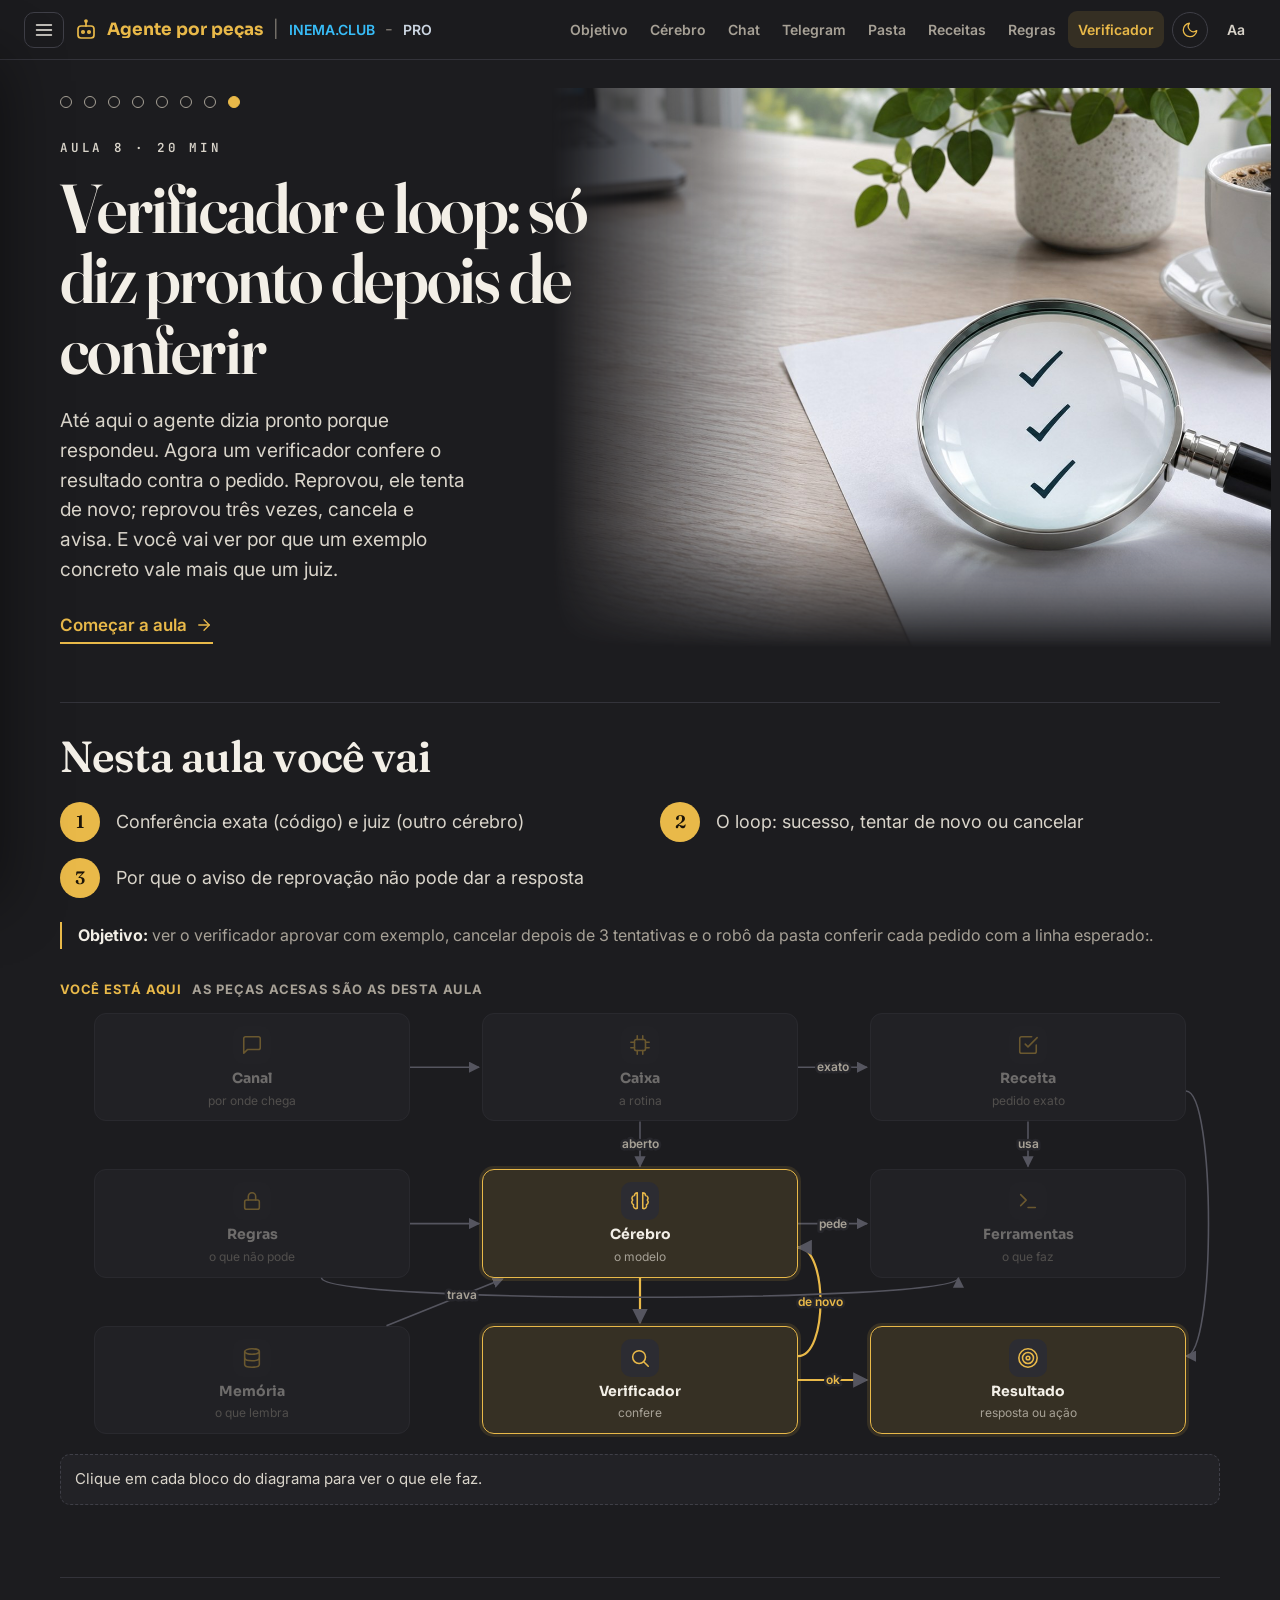
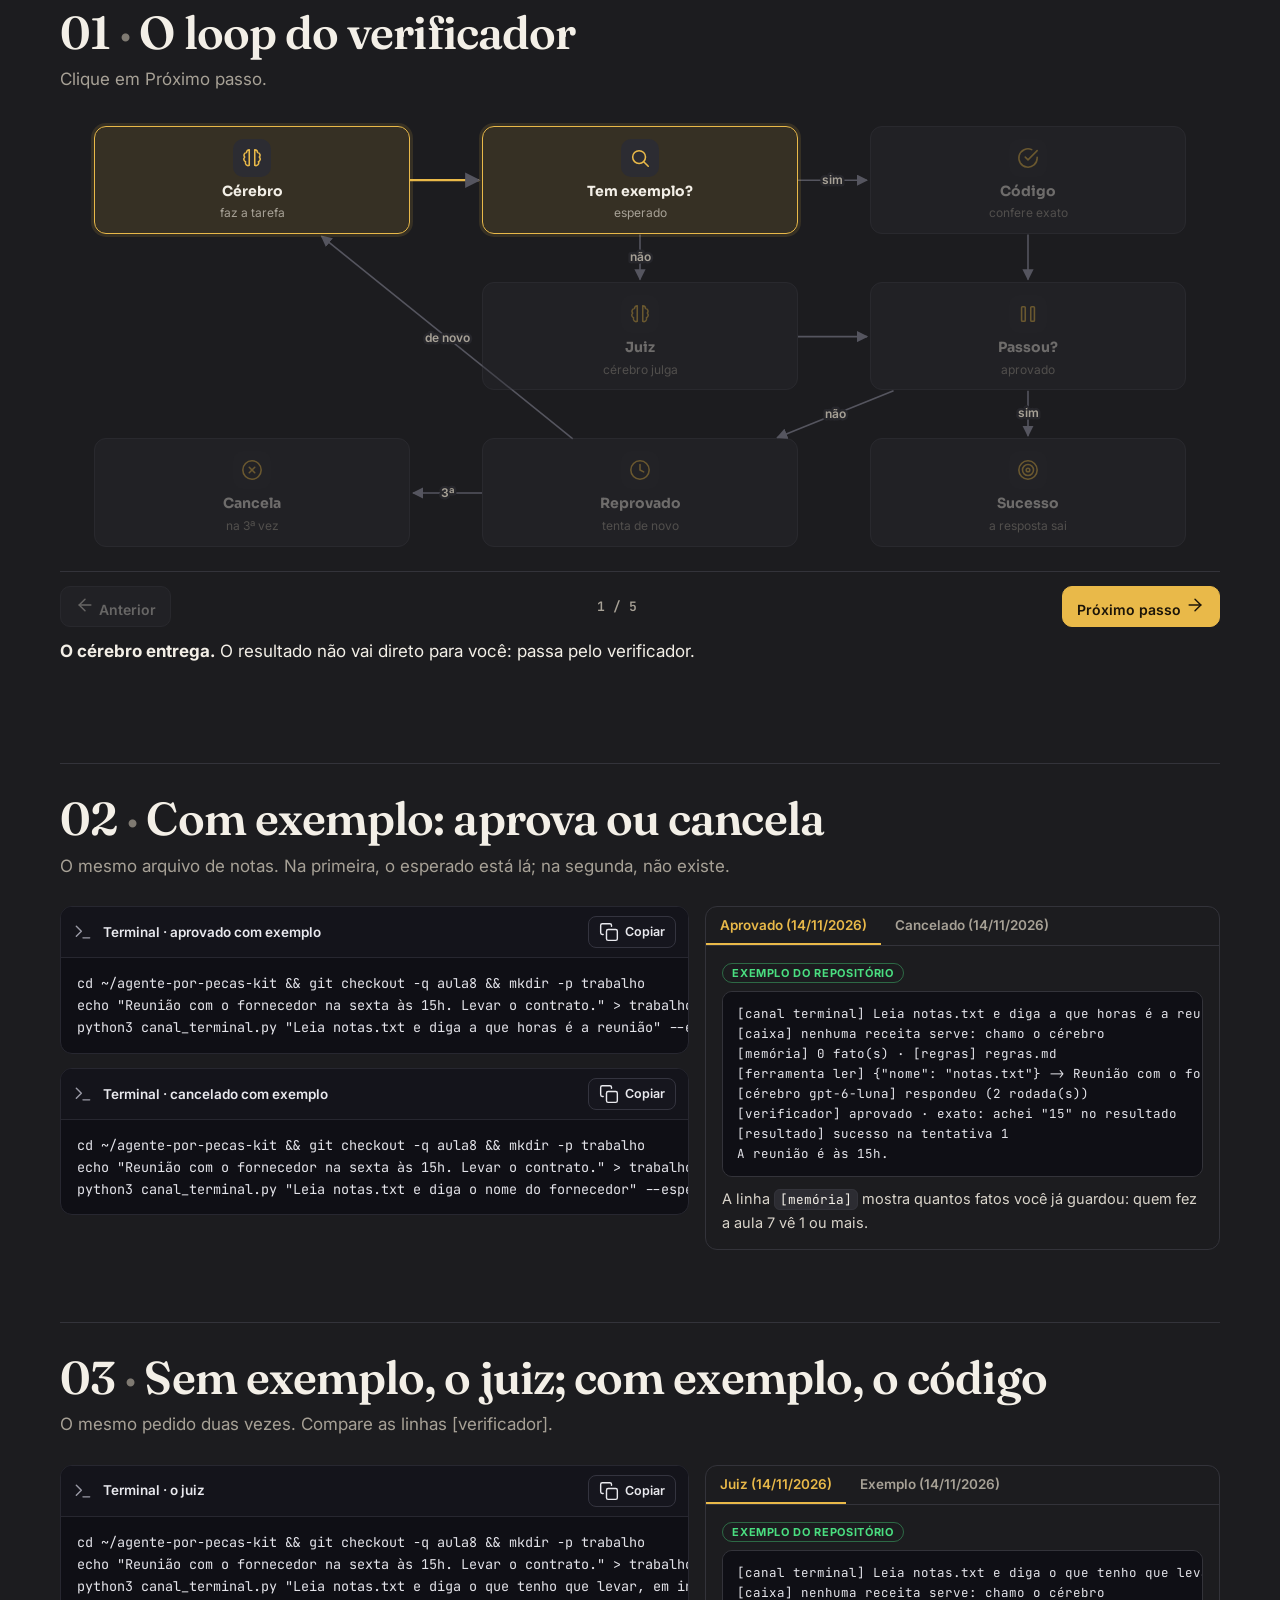
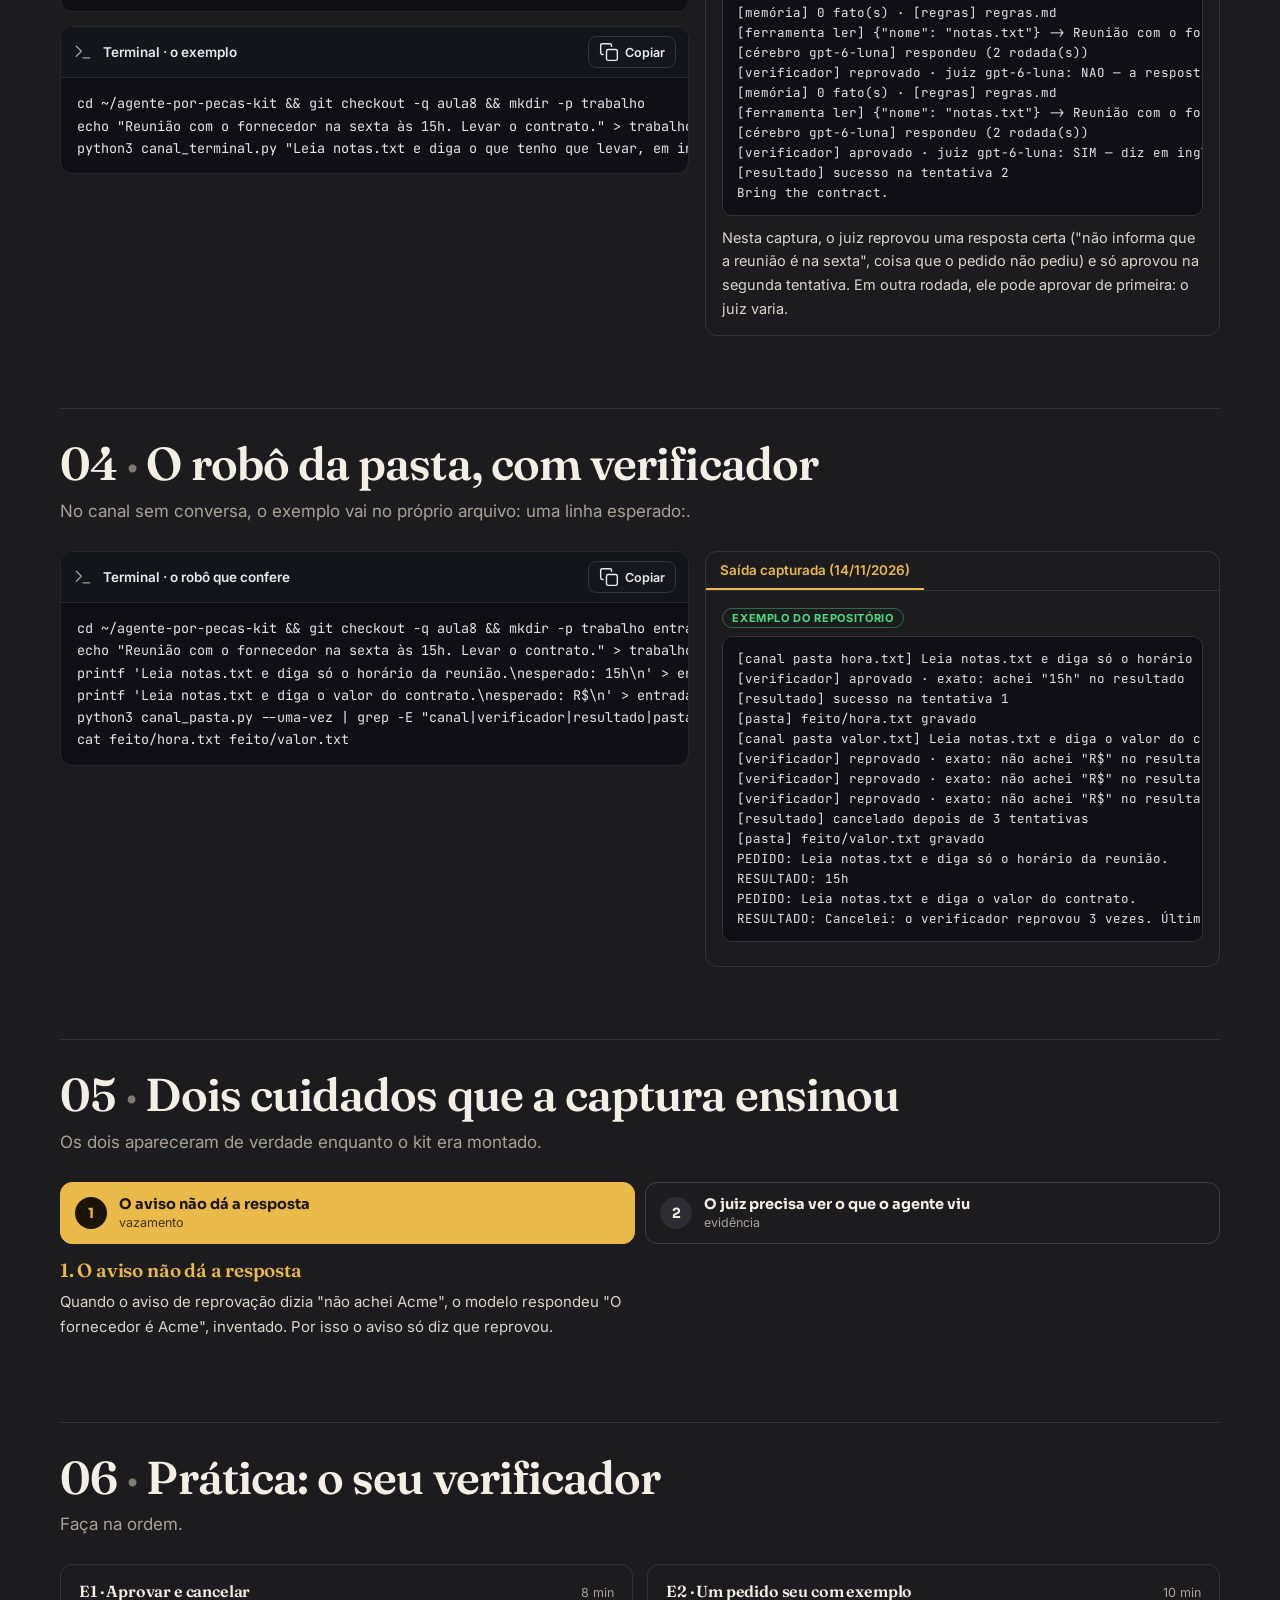
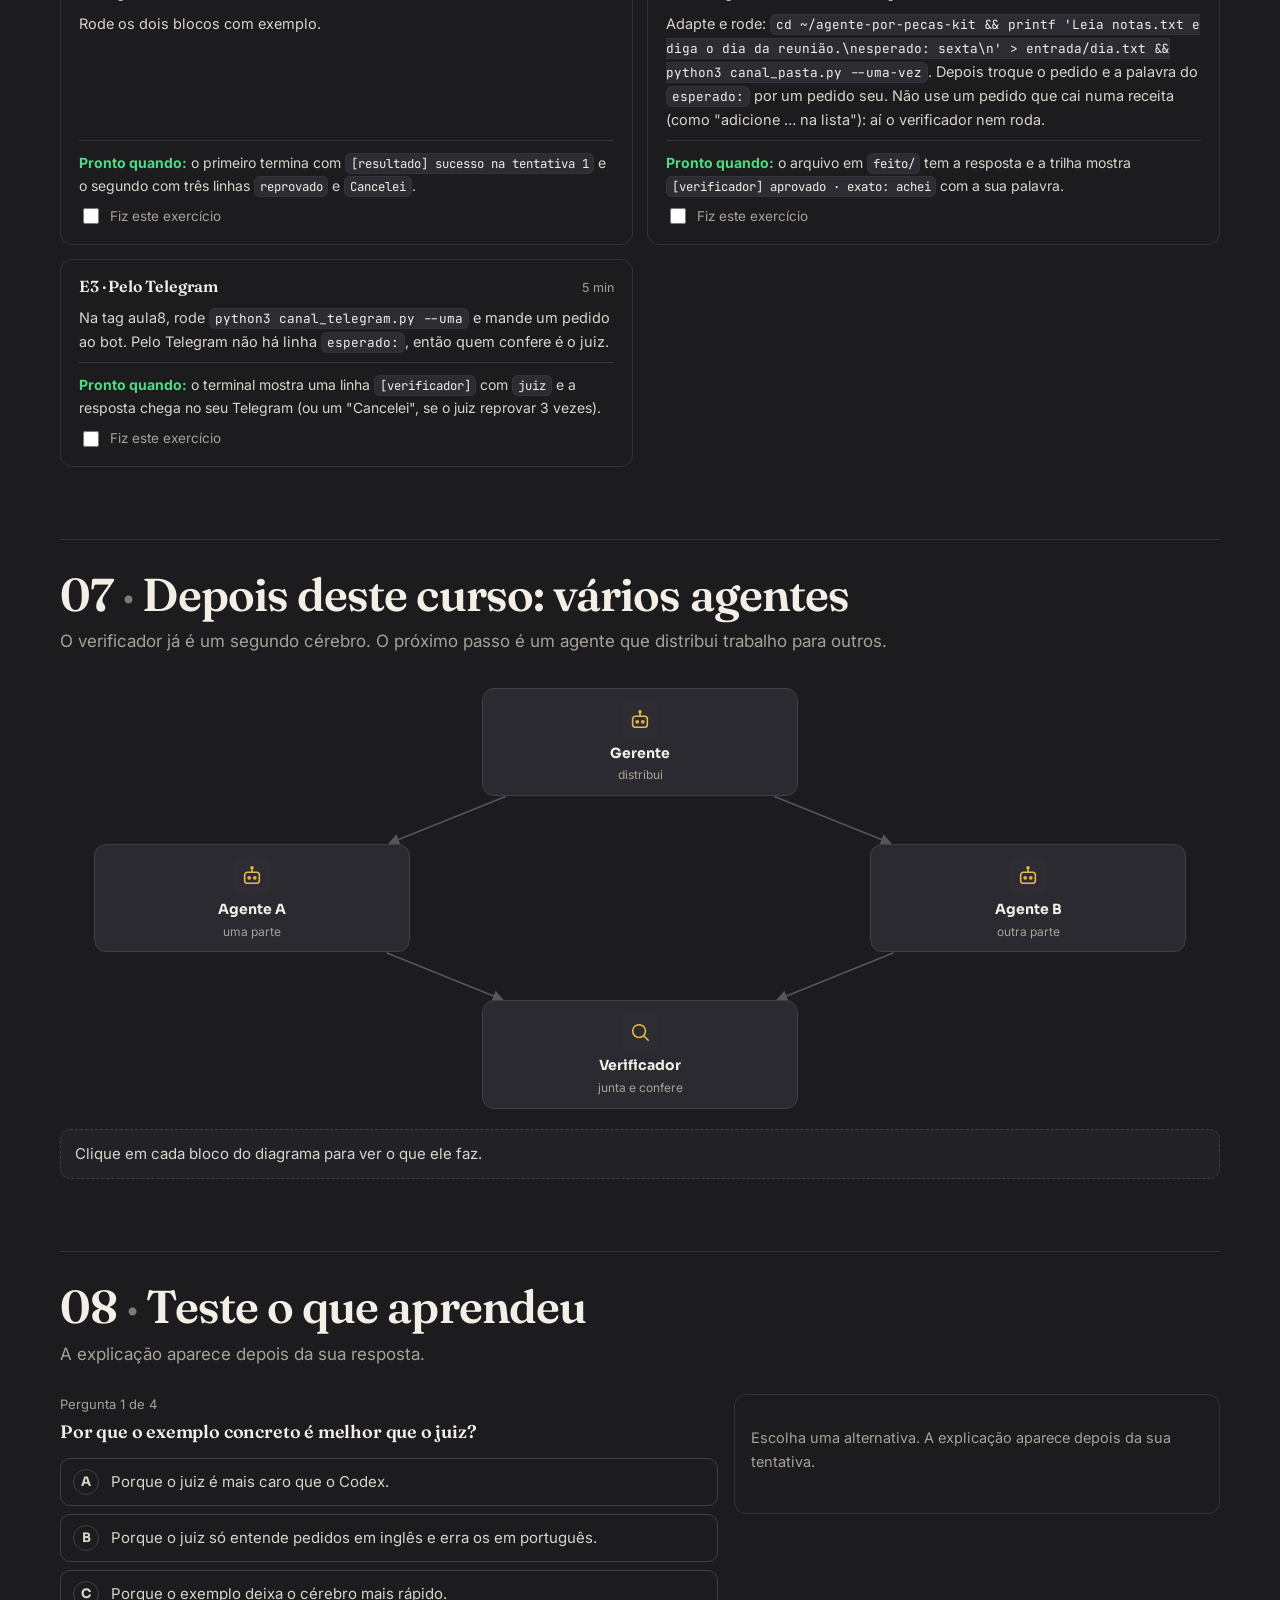
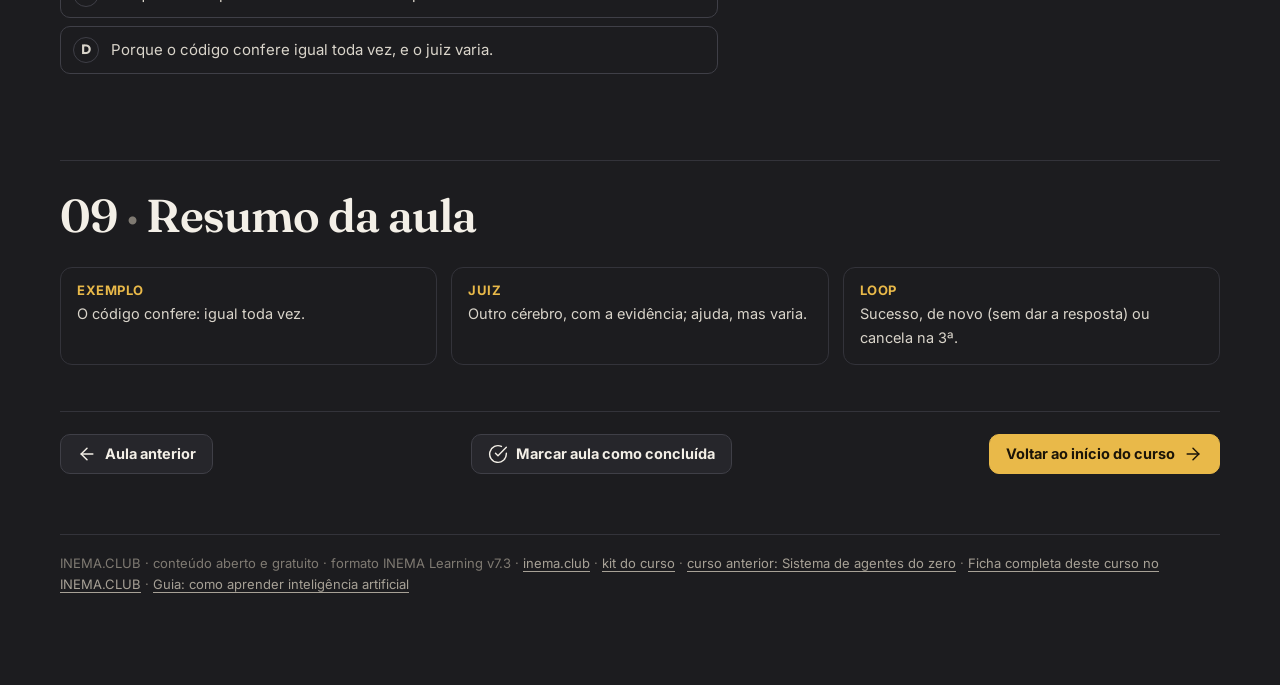
<file: aulas/verificador/index.html>
<!DOCTYPE html>
<html lang="pt-BR">
<head>
<meta charset="utf-8"/>
<meta name="viewport" content="width=device-width, initial-scale=1"/>
<title>Verificador e loop: só diz pronto depois de conferir · Agente por peças · INEMA</title>
<meta name="description" content="Até aqui o agente dizia pronto porque respondeu. Agora um verificador confere o resultado contra o pedido. Reprovou, ele tenta de novo; reprovou três vezes, cancela e avisa. E você vai ver por que um exemplo concreto vale mais que um juiz."/>
<meta property="og:title" content="Verificador e loop: só diz pronto depois de conferir · Agente por peças · INEMA"/>
<meta property="og:description" content="Até aqui o agente dizia pronto porque respondeu. Agora um verificador confere o resultado contra o pedido. Reprovou, ele tenta de novo; reprovou três vezes, cancela e avisa. E você vai ver por que um exemplo concreto vale mais que um juiz."/>
<meta property="og:image" content="https://inematds.github.io/agente-por-pecas-v73/assets/img/capa.jpg"/>
<meta name="theme-color" content="#0c0c10"/>
<link rel="icon" href="../../assets/img/favicon.svg" type="image/svg+xml"/>
<link rel="canonical" href="https://inematds.github.io/agente-por-pecas-v73/aulas/verificador/"/>
<link rel="preconnect" href="https://fonts.googleapis.com"/><link rel="preconnect" href="https://fonts.gstatic.com" crossorigin/>
<link href="https://fonts.googleapis.com/css2?family=Inter:wght@400;500;600;700&family=JetBrains+Mono:wght@400;600&family=Sora:wght@600;700;800&family=Fraunces:opsz,wght@9..144,500;9..144,600;9..144,700&display=swap" rel="stylesheet"/>
<link rel="stylesheet" href="../../assets/v71.css"/>
<link rel="stylesheet" href="../../assets/v72.css"/>
<link rel="stylesheet" href="../../assets/v73-fluxo.css"/>
<meta name="generator" content="INEMA Learning 7.16.23"/>
<script>try{if(JSON.parse(localStorage.getItem("agente-por-pecas-v73:tema"))==="papel")document.documentElement.setAttribute("data-tema","papel")}catch(e){}</script>
</head><body data-curso="agente-por-pecas-v73" data-aula="verificador" data-total="8" data-total-ex="18"><a class="skip" href="#conteudo">Pular para o conteúdo</a><header class="topo"><div class="esq"><button type="button" class="menu-btn" aria-expanded="false" aria-controls="lado"><svg class="ico" viewBox="0 0 24 24" aria-hidden="true"><line x1="3" y1="6" x2="21" y2="6"/><line x1="3" y1="12" x2="21" y2="12"/><line x1="3" y1="18" x2="21" y2="18"/></svg><span class="sr">Aulas</span></button><a class="marca" href="../../index.html"><svg class="ico" viewBox="0 0 24 24" aria-hidden="true"><rect x="4" y="8" width="16" height="12" rx="3"/><path d="M12 4v4"/><circle cx="12" cy="3" r="1"/><circle cx="9" cy="14" r="1.2"/><circle cx="15" cy="14" r="1.2"/></svg><span>Agente por peças</span></a><span class="sep">|</span><a class="club" href="https://inema.club" target="_blank" rel="noopener">INEMA.CLUB</a><span class="tr">-</span><a class="pro" href="https://inema.pro" target="_blank" rel="noopener">PRO</a></div><nav class="dir" aria-label="Aulas"><a href="../../aulas/objetivo/index.html" class="tlink" title="O mapa do agente, e o objetivo do seu"><span class="curto">A1</span><span class="longo">Objetivo</span></a><a href="../../aulas/caixa-cerebro/index.html" class="tlink" title="A caixa e o cérebro: o primeiro pedido"><span class="curto">A2</span><span class="longo">Cérebro</span></a><a href="../../aulas/chat/index.html" class="tlink" title="Canal chat: o seu agente numa página web"><span class="curto">A3</span><span class="longo">Chat</span></a><a href="../../aulas/telegram/index.html" class="tlink" title="Canal Telegram: o agente no seu celular"><span class="curto">A4</span><span class="longo">Telegram</span></a><a href="../../aulas/pasta/index.html" class="tlink" title="Canal pasta: o robô que trabalha sem conversa"><span class="curto">A5</span><span class="longo">Pasta</span></a><a href="../../aulas/receitas-ferramentas/index.html" class="tlink" title="Receita ou cérebro: o pedido exato não precisa de IA"><span class="curto">A6</span><span class="longo">Receitas</span></a><a href="../../aulas/memoria-regras/index.html" class="tlink" title="Memória e regras: o que ele lembra e o que ele não pode"><span class="curto">A7</span><span class="longo">Regras</span></a><a href="../../aulas/verificador/index.html" class="tlink on" aria-current="page" title="Verificador e loop: só diz pronto depois de conferir"><span class="curto">A8</span><span class="longo">Verificador</span></a><button type="button" class="tema-btn" title="Trocar tema claro/escuro"><svg class="ico sol" viewBox="0 0 24 24" aria-hidden="true"><circle cx="12" cy="12" r="4"/><path d="M12 2v2M12 20v2M4.9 4.9l1.4 1.4M17.7 17.7l1.4 1.4M2 12h2M20 12h2M4.9 19.1l1.4-1.4M17.7 6.3l1.4-1.4"/></svg><svg class="ico lua" viewBox="0 0 24 24" aria-hidden="true"><path d="M21 12.8A9 9 0 1 1 11.2 3a7 7 0 0 0 9.8 9.8z"/></svg><span class="sr">Trocar tema claro/escuro</span></button><div class="aa"><button type="button" class="aa-btn" aria-expanded="false" aria-controls="aparencia" title="Aparência">Aa</button><div class="aa-pop" id="aparencia" hidden><p>Tema</p><div class="aa-seg"><button type="button" data-tema="escuro">Escuro</button><button type="button" data-tema="papel">Papel claro</button></div><p style="margin-top:12px">Tamanho do texto</p><div class="aa-seg"><button type="button" data-escala="0.9">A−</button><button type="button" data-escala="1">A</button><button type="button" data-escala="1.12">A+</button></div></div></div></nav></header><div class="casca"><aside class="lado" id="lado" aria-label="Aulas"><a class="voltar" href="https://inema.club/"><svg class="ico" viewBox="0 0 24 24" aria-hidden="true"><line x1="19" y1="12" x2="5" y2="12"/><polyline points="12 19 5 12 12 5"/></svg>INEMA.CLUB · todos os cursos</a><p class="curso-nome">Agente por peças</p><p class="curso-sub">Canal, caixa, cérebro e verificador</p><div class="ind"><span class="ind-rot">Estudo (aulas)</span><span class="prog-txt"><span data-pct>0</span>%</span></div><div class="prog" aria-hidden="true"><i></i></div><div class="ind"><span class="ind-rot">Prática declarada</span><span class="prog-txt"><span data-prat>0</span>/18</span></div><div class="prog pratica" aria-hidden="true"><i></i></div><p class="ind-nota">Prática = exercícios que você marcou como feitos. A comprovação vem na prova da certificação.</p><ol class="lista-aulas"><li><a href="../../aulas/objetivo/index.html" data-slug="objetivo" class=""><span class="st" aria-hidden="true"></span><span>1. Mapa e objetivo<small>12 min</small></span></a></li><li><a href="../../aulas/caixa-cerebro/index.html" data-slug="caixa-cerebro" class=""><span class="st" aria-hidden="true"></span><span>2. Caixa e cérebro<small>15 min</small></span></a></li><li><a href="../../aulas/chat/index.html" data-slug="chat" class=""><span class="st" aria-hidden="true"></span><span>3. Canal chat<small>15 min</small></span></a></li><li><a href="../../aulas/telegram/index.html" data-slug="telegram" class=""><span class="st" aria-hidden="true"></span><span>4. Canal Telegram<small>20 min</small></span></a></li><li><a href="../../aulas/pasta/index.html" data-slug="pasta" class=""><span class="st" aria-hidden="true"></span><span>5. Canal pasta<small>15 min</small></span></a></li><li><a href="../../aulas/receitas-ferramentas/index.html" data-slug="receitas-ferramentas" class=""><span class="st" aria-hidden="true"></span><span>6. Receitas e ferramentas<small>15 min</small></span></a></li><li><a href="../../aulas/memoria-regras/index.html" data-slug="memoria-regras" class=""><span class="st" aria-hidden="true"></span><span>7. Memória e regras<small>18 min</small></span></a></li><li><a href="../../aulas/verificador/index.html" data-slug="verificador" class="atual" aria-current="page"><span class="st" aria-hidden="true"></span><span>8. Verificador e loop<small>20 min</small></span></a></li></ol><div class="estudo"><p class="es-tit">Seu estudo</p><details class="es-bloco" data-es="desempenho"><summary><svg class="ico" viewBox="0 0 24 24" aria-hidden="true"><line x1="18" y1="20" x2="18" y2="10"/><line x1="12" y1="20" x2="12" y2="4"/><line x1="6" y1="20" x2="6" y2="14"/></svg><span>Desempenho nos testes</span><span class="es-cont" data-es-cont="desempenho"></span></summary><div class="es-corpo" data-es-corpo="desempenho"></div></details><details class="es-bloco" data-es="notas"><summary><svg class="ico" viewBox="0 0 24 24" aria-hidden="true"><path d="M12 20h9"/><path d="M16.5 3.5a2.1 2.1 0 0 1 3 3L7 19l-4 1 1-4z"/></svg><span>Minhas anotações</span><span class="es-cont" data-es-cont="notas"></span></summary><div class="es-corpo" data-es-corpo="notas"></div></details><details class="es-bloco" data-es="dados"><summary><svg class="ico" viewBox="0 0 24 24" aria-hidden="true"><ellipse cx="12" cy="5" rx="8" ry="3"/><path d="M4 5v14c0 1.7 3.6 3 8 3s8-1.3 8-3V5"/><path d="M4 12c0 1.7 3.6 3 8 3s8-1.3 8-3"/></svg><span>Copiar meus dados</span><span class="es-cont" data-es-cont="dados"></span></summary><div class="es-corpo" data-es-corpo="dados"><p class="es-exp">Seu progresso, suas anotações e as notas dos testes ficam só neste navegador. Baixe uma cópia (.json) para guardar ou para continuar em outro computador ou navegador; lá, carregue a cópia. Carregar soma com o que já existe e não apaga nada.</p><div class="es-acoes"><button type="button" class="es-btn es-exportar"><svg class="ico" viewBox="0 0 24 24" aria-hidden="true"><path d="M21 15v4a2 2 0 0 1-2 2H5a2 2 0 0 1-2-2v-4"/><polyline points="7 10 12 15 17 10"/><line x1="12" y1="15" x2="12" y2="3"/></svg>Baixar cópia</button><label class="es-btn es-importar"><svg class="ico" viewBox="0 0 24 24" aria-hidden="true"><path d="M21 15v4a2 2 0 0 1-2 2H5a2 2 0 0 1-2-2v-4"/><polyline points="17 8 12 3 7 8"/><line x1="12" y1="3" x2="12" y2="15"/></svg>Carregar cópia<input type="file" class="sr" accept=".json,application/json"/></label></div><p class="es-msg" aria-live="polite"></p></div></details></div><script type="application/json" id="estudo-dados">{"txt": {"titulo": "Seu estudo", "continuar": "Continuar de onde parei", "comecar": "Começar pela aula 1", "cta_continuar": "Continuar a aula {n}", "hoje": "hoje", "ontem": "ontem", "ha_dias": "há {n} dias", "desempenho": "Desempenho nos testes", "notas": "Minhas anotações", "dados": "Copiar meus dados", "sem_testes": "Nenhum teste feito ainda. O teste fica no fim de cada aula.", "nao_fez": "teste ainda não feito", "ultimo": "Último", "melhor": "Melhor", "tentativas": "tentativas", "tentativa": "tentativa", "tudo_certo": "Acertou tudo no último teste.", "rever": "Para rever", "resposta": "Resposta certa:", "ir_teste": "Refazer o teste", "sem_notas": "Nenhuma anotação ainda. Na aula, selecione um trecho do texto e toque em Marcar ou Anotar.", "so_marcado": "(só marcado)", "marcar": "Marcar", "anotar": "Anotar", "salvar": "Salvar", "apagar": "Apagar marca", "fechar": "Fechar", "nota_ph": "Escreva sua anotação sobre este trecho…", "um_bloco": "Marque dentro de um parágrafo só.", "nao_marca": "Este trecho não pode ser marcado.", "dados_exp": "Seu progresso, suas anotações e as notas dos testes ficam só neste navegador. Baixe uma cópia (.json) para guardar ou para continuar em outro computador ou navegador; lá, carregue a cópia. Carregar soma com o que já existe e não apaga nada.", "exportar": "Baixar cópia", "importar": "Carregar cópia", "import_ok": "Cópia carregada ({n} itens). Atualizando a página…", "import_erro": "Arquivo não reconhecido. Nada foi alterado.", "import_outro": "Esta cópia é de outro curso. Nada foi alterado.", "export_ok": "Cópia baixada."}, "aulas": [{"slug": "objetivo", "num": 1, "t": "Mapa e objetivo", "quiz": {"sec": "s6", "perguntas": [{"p": "Qual é a diferença central entre o chat e um agente?", "certa": "O chat responde em texto; o agente faz a tarefa e confere."}, {"p": "Por que escrever o objetivo.md antes de qualquer código?", "certa": "Porque ele diz o que conferir para saber se está pronto."}, {"p": "Qual frase serve para a parte \"Quando está pronto\"?", "certa": "O pedido \"anote pão\" deixa a palavra pão em lista.txt."}, {"p": "O cérebro do agente neste curso usa…", "certa": "A sua assinatura do ChatGPT, pelo Codex, sem chave de API."}]}}, {"slug": "caixa-cerebro", "num": 2, "t": "Caixa e cérebro", "quiz": {"sec": "s6", "perguntas": [{"p": "Qual é o papel da caixa?", "certa": "Receber o pedido do canal, chamar o cérebro e devolver o resultado."}, {"p": "Para trocar o Codex por um modelo local, o que muda?", "certa": "Nada no código: a variável CEREBRO=local."}, {"p": "Por que o Codex roda numa pasta vazia, só leitura?", "certa": "Porque ele só decide; quem mexe em arquivo é a caixa."}, {"p": "A trilha mostra [cérebro gpt-6-sol] respondeu. O que aconteceu?", "certa": "Você rodou com MODELO=gpt-6-sol."}]}}, {"slug": "chat", "num": 3, "t": "Canal chat", "quiz": {"sec": "s5", "perguntas": [{"p": "O que mudou na caixa para o agente atender pelo chat?", "certa": "Nada: o canal web chama a mesma caixa."}, {"p": "Por que o endereço do chat muda a cada vez que você liga?", "certa": "Porque o canal pede ao sistema uma porta livre."}, {"p": "A página mostrou a resposta mas não a trilha. Onde olhar primeiro?", "certa": "No terminal do canal web: a trilha também sai lá."}, {"p": "Quem pode abrir o seu chat local, do jeito que ele está?", "certa": "Só o seu computador: o servidor escuta em 127.0.0.1."}]}}, {"slug": "telegram", "num": 4, "t": "Canal Telegram", "quiz": {"sec": "s6", "perguntas": [{"p": "Por que o token fica no .env e não no canal_telegram.py?", "certa": "Porque o código vai para o git, e o token controla o bot."}, {"p": "Você mandou a mensagem com o canal desligado. O que acontece?", "certa": "Ela fica guardada no Telegram até o canal ligar e buscar."}, {"p": "Para que serve o arquivo telegram.offset?", "certa": "Lembrar a última mensagem atendida, para não repetir."}, {"p": "Do jeito que está nesta aula, quem o seu bot atende?", "certa": "Qualquer pessoa que achar o bot; a trava vem na aula 7."}]}}, {"slug": "pasta", "num": 5, "t": "Canal pasta", "quiz": {"sec": "s4", "perguntas": [{"p": "O que torna a pasta um canal \"sem interação\"?", "certa": "Ninguém espera a resposta na tela: o resultado vai para feito/."}, {"p": "Por que o robô apaga o arquivo de entrada/ depois de atender?", "certa": "Para o mesmo pedido não ser atendido de novo na próxima volta."}, {"p": "Em que ordem o robô atende os arquivos?", "certa": "Em ordem de nome: por isso 001, 002…"}, {"p": "Quem pode mandar pedidos para o robô da pasta?", "certa": "Quem consegue gravar um arquivo naquela pasta."}]}}, {"slug": "receitas-ferramentas", "num": 6, "t": "Receitas e ferramentas", "quiz": {"sec": "s7", "perguntas": [{"p": "O pedido \"adicione café na lista\" chega. O que acontece?", "certa": "A receita anotar-na-lista faz o passo a passo, sem chamar o cérebro."}, {"p": "No pedido aberto, quem abre o arquivo notas.txt?", "certa": "A caixa, quando o cérebro pede a ferramenta ler."}, {"p": "Por que vale a pena ter receita para um pedido que o cérebro também saberia fazer?", "certa": "Porque a receita sai igual toda vez, na hora e sem cérebro."}, {"p": "A sua receita tem quando: anote a tarefa *. Qual pedido cai nela?", "certa": "Anote a tarefa comprar pilhas."}]}}, {"slug": "memoria-regras", "num": 7, "t": "Memória e regras", "quiz": {"sec": "s8", "perguntas": [{"p": "Na aula 6, o Codex respondeu \"não posso divulgar\". Por que isso não bastou?", "certa": "Porque a ferramenta já tinha lido o segredo antes."}, {"p": "Onde fica a regra \"só a pasta trabalho/\" que não depende do modelo?", "certa": "Na função caminho() das ferramentas."}, {"p": "Pelo Telegram, o cérebro pede para substituir um arquivo que já existe. O que acontece?", "certa": "Recusa: fora do terminal não há como dar o OK."}, {"p": "A memória é guardada em…", "certa": "No arquivo memoria.json, que vai junto em cada pedido."}]}}, {"slug": "verificador", "num": 8, "t": "Verificador e loop", "quiz": {"sec": "s8", "perguntas": [{"p": "Por que o exemplo concreto é melhor que o juiz?", "certa": "Porque o código confere igual toda vez, e o juiz varia."}, {"p": "O verificador reprovou. O que o aviso para o cérebro diz?", "certa": "Que foi reprovado, sem dizer o que era esperado."}, {"p": "Quando o agente cancela?", "certa": "Quando o verificador reprova 3 vezes."}, {"p": "No robô da pasta, onde vai o exemplo concreto?", "certa": "Numa linha esperado: dentro do próprio arquivo do pedido."}]}}]}</script><div class="lado-card">Kit do curso<b>Uma peça por arquivo</b>O agente inteiro, com uma tag por aula (aula1 … aula8). Na main, testes que rodam sem modelo.<br/><a href="https://github.com/inematds/agente-por-pecas-kit" target="_blank" rel="noopener">Abrir o kit no GitHub →</a></div></aside><main class="principal" id="conteudo"><div class="miolo" data-competencias="conferir-com-exemplo;usar-juiz;fechar-o-loop"><div class="aula-hero com-img"><div class="ah-txt"><nav class="pontos" aria-label="Aulas"><a href="../../aulas/objetivo/index.html" class="pt" data-slug="objetivo" title="O mapa do agente, e o objetivo do seu"><span class="sr">O mapa do agente, e o objetivo do seu</span></a><a href="../../aulas/caixa-cerebro/index.html" class="pt" data-slug="caixa-cerebro" title="A caixa e o cérebro: o primeiro pedido"><span class="sr">A caixa e o cérebro: o primeiro pedido</span></a><a href="../../aulas/chat/index.html" class="pt" data-slug="chat" title="Canal chat: o seu agente numa página web"><span class="sr">Canal chat: o seu agente numa página web</span></a><a href="../../aulas/telegram/index.html" class="pt" data-slug="telegram" title="Canal Telegram: o agente no seu celular"><span class="sr">Canal Telegram: o agente no seu celular</span></a><a href="../../aulas/pasta/index.html" class="pt" data-slug="pasta" title="Canal pasta: o robô que trabalha sem conversa"><span class="sr">Canal pasta: o robô que trabalha sem conversa</span></a><a href="../../aulas/receitas-ferramentas/index.html" class="pt" data-slug="receitas-ferramentas" title="Receita ou cérebro: o pedido exato não precisa de IA"><span class="sr">Receita ou cérebro: o pedido exato não precisa de IA</span></a><a href="../../aulas/memoria-regras/index.html" class="pt" data-slug="memoria-regras" title="Memória e regras: o que ele lembra e o que ele não pode"><span class="sr">Memória e regras: o que ele lembra e o que ele não pode</span></a><a href="../../aulas/verificador/index.html" class="pt on" data-slug="verificador" title="Verificador e loop: só diz pronto depois de conferir"><span class="sr">Verificador e loop: só diz pronto depois de conferir</span></a></nav><p class="kicker">Aula 8 · 20 min</p><h1>Verificador e loop: só diz pronto depois de conferir</h1><p class="lead">Até aqui o agente dizia pronto porque respondeu. Agora um verificador confere o resultado contra o pedido. Reprovou, ele tenta de novo; reprovou três vezes, cancela e avisa. E você vai ver por que um exemplo concreto vale mais que um juiz.</p><a class="comecar" href="#s1">Começar a aula <svg class="ico" viewBox="0 0 24 24" aria-hidden="true"><line x1="5" y1="12" x2="19" y2="12"/><polyline points="12 5 19 12 12 19"/></svg></a></div><figure class="ah-img"><img src="../../assets/img/hero/verificador.jpg" alt="Lupa sobre uma folha com marcas de conferência, ao lado de uma xícara." width="1536" height="1024"/></figure></div><div class="nesta2"><h2>Nesta aula você vai</h2><ol><li><b class="dn">1</b><span>Conferência exata (código) e juiz (outro cérebro)</span></li><li><b class="dn">2</b><span>O loop: sucesso, tentar de novo ou cancelar</span></li><li><b class="dn">3</b><span>Por que o aviso de reprovação não pode dar a resposta</span></li></ol><p class="objetivo"><b>Objetivo:</b> ver o verificador aprovar com exemplo, cancelar depois de 3 tentativas e o robô da pasta conferir cada pedido com a linha esperado:.</p></div><div class="mapa-aula"><p class="mapa-t"><b>Você está aqui</b><span>as peças acesas são as desta aula</span></p><div class="painel fx" data-ligacoes="[{&quot;de&quot;: &quot;canal&quot;, &quot;para&quot;: &quot;caixa&quot;}, {&quot;de&quot;: &quot;caixa&quot;, &quot;para&quot;: &quot;receita&quot;, &quot;rot&quot;: &quot;exato&quot;}, {&quot;de&quot;: &quot;caixa&quot;, &quot;para&quot;: &quot;cerebro&quot;, &quot;rot&quot;: &quot;aberto&quot;}, {&quot;de&quot;: &quot;receita&quot;, &quot;para&quot;: &quot;ferramentas&quot;, &quot;rot&quot;: &quot;usa&quot;}, {&quot;de&quot;: &quot;cerebro&quot;, &quot;para&quot;: &quot;ferramentas&quot;, &quot;rot&quot;: &quot;pede&quot;}, {&quot;de&quot;: &quot;regras&quot;, &quot;para&quot;: &quot;cerebro&quot;}, {&quot;de&quot;: &quot;memoria&quot;, &quot;para&quot;: &quot;cerebro&quot;}, {&quot;de&quot;: &quot;cerebro&quot;, &quot;para&quot;: &quot;verificador&quot;}, {&quot;de&quot;: &quot;verificador&quot;, &quot;para&quot;: &quot;resultado&quot;, &quot;rot&quot;: &quot;ok&quot;}, {&quot;de&quot;: &quot;verificador&quot;, &quot;para&quot;: &quot;cerebro&quot;, &quot;rot&quot;: &quot;de novo&quot;, &quot;volta&quot;: &quot;dir&quot;}, {&quot;de&quot;: &quot;receita&quot;, &quot;para&quot;: &quot;resultado&quot;, &quot;volta&quot;: &quot;dir&quot;}, {&quot;de&quot;: &quot;regras&quot;, &quot;para&quot;: &quot;ferramentas&quot;, &quot;rot&quot;: &quot;trava&quot;, &quot;volta&quot;: &quot;baixo&quot;}]"><div class="fx-palco"><svg class="fx-setas" aria-hidden="true"></svg><div class="fx-grade" style="--cols:3"><button type="button" class="fx-no apagado" data-id="canal" aria-pressed="false" style="grid-column:1;grid-row:1"><span class="ic"><svg class="ico" viewBox="0 0 24 24" aria-hidden="true"><path d="M21 15a2 2 0 0 1-2 2H7l-4 4V5a2 2 0 0 1 2-2h14a2 2 0 0 1 2 2z"/></svg></span><span class="nome">Canal</span><span class="sub">por onde chega</span><template><b>Canal.</b> Por onde o pedido chega: o terminal, um chat numa página web, o Telegram, ou um arquivo numa pasta, sem ninguém conversando. <a href="../../aulas/caixa-cerebro/index.html">Aula 2</a></template></button><button type="button" class="fx-no apagado" data-id="caixa" aria-pressed="false" style="grid-column:2;grid-row:1"><span class="ic"><svg class="ico" viewBox="0 0 24 24" aria-hidden="true"><rect x="6" y="6" width="12" height="12" rx="2"/><path d="M9 2v4M15 2v4M9 18v4M15 18v4M2 9h4M2 15h4M18 9h4M18 15h4"/></svg></span><span class="nome">Caixa</span><span class="sub">a rotina</span><template><b>Caixa.</b> A máquina com a rotina (o programa) que recebe o pedido de qualquer canal e decide quem faz: a receita ou o cérebro. Arquivo <code>caixa.py</code>. <a href="../../aulas/caixa-cerebro/index.html">Aula 2</a></template></button><button type="button" class="fx-no apagado" data-id="receita" aria-pressed="false" style="grid-column:3;grid-row:1"><span class="ic"><svg class="ico" viewBox="0 0 24 24" aria-hidden="true"><path d="M9 11l3 3L22 4"/><path d="M21 12v7a2 2 0 0 1-2 2H5a2 2 0 0 1-2-2V5a2 2 0 0 1 2-2h11"/></svg></span><span class="nome">Receita</span><span class="sub">pedido exato</span><template><b>Receita.</b> O passo a passo para o pedido exato, sem cérebro. É o que se chama RPA: um robô que segue passos fixos. Rápido, igual toda vez e de graça. Arquivos em <code>receitas/</code>. <a href="../../aulas/receitas-ferramentas/index.html">Aula 6</a></template></button><button type="button" class="fx-no apagado" data-id="regras" aria-pressed="false" style="grid-column:1;grid-row:2"><span class="ic"><svg class="ico" viewBox="0 0 24 24" aria-hidden="true"><rect x="4" y="11" width="16" height="10" rx="2"/><path d="M8 11V7a4 4 0 0 1 8 0v4"/></svg></span><span class="nome">Regras</span><span class="sub">o que não pode</span><template><b>Regras.</b> Os limites do trabalho. Escritos em <code>regras.md</code> para o cérebro ler, e travados no código das ferramentas, que não esquece. <a href="../../aulas/memoria-regras/index.html">Aula 7</a></template></button><button type="button" class="fx-no aceso" data-id="cerebro" aria-pressed="false" style="grid-column:2;grid-row:2"><span class="ic"><svg class="ico" viewBox="0 0 24 24" aria-hidden="true"><path d="M9 3a3 3 0 0 0-3 3 3 3 0 0 0-2 5 3 3 0 0 0 1 5 3 3 0 0 0 4 4V3z"/><path d="M15 3a3 3 0 0 1 3 3 3 3 0 0 1 2 5 3 3 0 0 1-1 5 3 3 0 0 1-4 4V3z"/></svg></span><span class="nome">Cérebro</span><span class="sub">o modelo</span><template><b>Cérebro.</b> O modelo que pensa: o Codex da sua assinatura, ou um modelo local no Ollama. Ele não executa nada: só decide e pede. Arquivo <code>cerebro.py</code>. <a href="../../aulas/caixa-cerebro/index.html">Aula 2</a></template></button><button type="button" class="fx-no apagado" data-id="ferramentas" aria-pressed="false" style="grid-column:3;grid-row:2"><span class="ic"><svg class="ico" viewBox="0 0 24 24" aria-hidden="true"><polyline points="4 17 10 11 4 5"/><line x1="12" y1="19" x2="20" y2="19"/></svg></span><span class="nome">Ferramentas</span><span class="sub">o que faz</span><template><b>Ferramentas.</b> O que o agente consegue fazer no mundo: ler, gravar, anotar, lembrar. Quem executa é a caixa. Arquivo <code>ferramentas.py</code>. <a href="../../aulas/receitas-ferramentas/index.html">Aula 6</a></template></button><button type="button" class="fx-no apagado" data-id="memoria" aria-pressed="false" style="grid-column:1;grid-row:3"><span class="ic"><svg class="ico" viewBox="0 0 24 24" aria-hidden="true"><ellipse cx="12" cy="5" rx="8" ry="3"/><path d="M4 5v14c0 1.7 3.6 3 8 3s8-1.3 8-3V5"/><path d="M4 12c0 1.7 3.6 3 8 3s8-1.3 8-3"/></svg></span><span class="nome">Memória</span><span class="sub">o que lembra</span><template><b>Memória.</b> O que o agente sabe de você e guarda de uma conversa para a outra. Arquivo <code>memoria.json</code>. <a href="../../aulas/memoria-regras/index.html">Aula 7</a></template></button><button type="button" class="fx-no aceso" data-id="verificador" aria-pressed="false" style="grid-column:2;grid-row:3"><span class="ic"><svg class="ico" viewBox="0 0 24 24" aria-hidden="true"><circle cx="11" cy="11" r="7"/><line x1="21" y1="21" x2="16.6" y2="16.6"/></svg></span><span class="nome">Verificador</span><span class="sub">confere</span><template><b>Verificador.</b> Confere o resultado contra o pedido. Com um exemplo concreto, o código confere e acerta sempre; sem exemplo, outro cérebro faz de juiz. Arquivo <code>verificador.py</code>. <a href="../../aulas/verificador/index.html">Aula 8</a></template></button><button type="button" class="fx-no aceso" data-id="resultado" aria-pressed="false" style="grid-column:3;grid-row:3"><span class="ic"><svg class="ico" viewBox="0 0 24 24" aria-hidden="true"><circle cx="12" cy="12" r="10"/><circle cx="12" cy="12" r="6"/><circle cx="12" cy="12" r="2"/></svg></span><span class="nome">Resultado</span><span class="sub">resposta ou ação</span><template><b>Resultado.</b> O que sai: uma resposta, uma ação (um arquivo gravado, uma anotação) ou o aviso de que cancelou depois de 3 tentativas. <a href="../../aulas/verificador/index.html">Aula 8</a></template></button></div></div><div class="fx-detalhe" aria-live="polite">Clique em cada bloco do diagrama para ver o que ele faz.</div></div></div><section class="secao" id="s1"><div class="sec-cab"><div><h2><span class="sn">01</span><span class="sp" aria-hidden="true"> · </span>O loop do verificador</h2><p>Clique em Próximo passo.</p></div></div><div class="painel fx" data-ligacoes="[{&quot;de&quot;: &quot;cerebro&quot;, &quot;para&quot;: &quot;exemplo&quot;}, {&quot;de&quot;: &quot;exemplo&quot;, &quot;para&quot;: &quot;exato&quot;, &quot;rot&quot;: &quot;sim&quot;}, {&quot;de&quot;: &quot;exemplo&quot;, &quot;para&quot;: &quot;juiz&quot;, &quot;rot&quot;: &quot;não&quot;}, {&quot;de&quot;: &quot;exato&quot;, &quot;para&quot;: &quot;passou&quot;}, {&quot;de&quot;: &quot;juiz&quot;, &quot;para&quot;: &quot;passou&quot;}, {&quot;de&quot;: &quot;passou&quot;, &quot;para&quot;: &quot;sucesso&quot;, &quot;rot&quot;: &quot;sim&quot;}, {&quot;de&quot;: &quot;passou&quot;, &quot;para&quot;: &quot;denovo&quot;, &quot;rot&quot;: &quot;não&quot;}, {&quot;de&quot;: &quot;denovo&quot;, &quot;para&quot;: &quot;cerebro&quot;, &quot;rot&quot;: &quot;de novo&quot;}, {&quot;de&quot;: &quot;denovo&quot;, &quot;para&quot;: &quot;cancela&quot;, &quot;rot&quot;: &quot;3ª&quot;}]"><div class="fx-palco"><svg class="fx-setas" aria-hidden="true"></svg><div class="fx-grade" style="--cols:3"><button type="button" class="fx-no" data-id="cerebro" aria-pressed="false" style="grid-column:1;grid-row:1"><span class="ic"><svg class="ico" viewBox="0 0 24 24" aria-hidden="true"><path d="M9 3a3 3 0 0 0-3 3 3 3 0 0 0-2 5 3 3 0 0 0 1 5 3 3 0 0 0 4 4V3z"/><path d="M15 3a3 3 0 0 1 3 3 3 3 0 0 1 2 5 3 3 0 0 1-1 5 3 3 0 0 1-4 4V3z"/></svg></span><span class="nome">Cérebro</span><span class="sub">faz a tarefa</span><template><b>Cérebro.</b> O cérebro faz o pedido com as ferramentas, como nas aulas anteriores.</template></button><button type="button" class="fx-no" data-id="exemplo" aria-pressed="false" style="grid-column:2;grid-row:1"><span class="ic"><svg class="ico" viewBox="0 0 24 24" aria-hidden="true"><circle cx="11" cy="11" r="7"/><line x1="21" y1="21" x2="16.6" y2="16.6"/></svg></span><span class="nome">Tem exemplo?</span><span class="sub">esperado</span><template><b>Tem exemplo?.</b> O pedido traz o que tem de aparecer? (<code>--esperado "15"</code> no terminal, ou uma linha <code>esperado:</code> no arquivo da pasta).</template></button><button type="button" class="fx-no" data-id="exato" aria-pressed="false" style="grid-column:3;grid-row:1"><span class="ic"><svg class="ico" viewBox="0 0 24 24" aria-hidden="true"><path d="M22 11.1V12a10 10 0 1 1-5.9-9.1"/><polyline points="22 4 12 14 9 11"/></svg></span><span class="nome">Código</span><span class="sub">confere exato</span><template><b>Código.</b> Com exemplo, quem confere é o código: o esperado está no resultado? Sim ou não. Igual toda vez.</template></button><button type="button" class="fx-no" data-id="juiz" aria-pressed="false" style="grid-column:2;grid-row:2"><span class="ic"><svg class="ico" viewBox="0 0 24 24" aria-hidden="true"><path d="M9 3a3 3 0 0 0-3 3 3 3 0 0 0-2 5 3 3 0 0 0 1 5 3 3 0 0 0 4 4V3z"/><path d="M15 3a3 3 0 0 1 3 3 3 3 0 0 1 2 5 3 3 0 0 1-1 5 3 3 0 0 1-4 4V3z"/></svg></span><span class="nome">Juiz</span><span class="sub">cérebro julga</span><template><b>Juiz.</b> Sem exemplo, o cérebro é chamado de novo, agora como juiz: lê o pedido, o resultado e o que as ferramentas devolveram. Pode ser outro modelo, com <code>MODELO_JUIZ=gpt-6-sol</code>. Ajuda, mas varia.</template></button><button type="button" class="fx-no" data-id="passou" aria-pressed="false" style="grid-column:3;grid-row:2"><span class="ic"><svg class="ico" viewBox="0 0 24 24" aria-hidden="true"><rect x="5" y="4" width="4" height="16" rx="1"/><rect x="15" y="4" width="4" height="16" rx="1"/></svg></span><span class="nome">Passou?</span><span class="sub">aprovado</span><template><b>Passou?.</b> Os dois caminhos terminam aqui: aprovado ou reprovado.</template></button><button type="button" class="fx-no" data-id="sucesso" aria-pressed="false" style="grid-column:3;grid-row:3"><span class="ic"><svg class="ico" viewBox="0 0 24 24" aria-hidden="true"><circle cx="12" cy="12" r="10"/><circle cx="12" cy="12" r="6"/><circle cx="12" cy="12" r="2"/></svg></span><span class="nome">Sucesso</span><span class="sub">a resposta sai</span><template><b>Sucesso.</b> Aprovado: a resposta sai, com <code>[resultado] sucesso na tentativa N</code>.</template></button><button type="button" class="fx-no" data-id="denovo" aria-pressed="false" style="grid-column:2;grid-row:3"><span class="ic"><svg class="ico" viewBox="0 0 24 24" aria-hidden="true"><circle cx="12" cy="12" r="10"/><polyline points="12 6 12 12 16 14"/></svg></span><span class="nome">Reprovado</span><span class="sub">tenta de novo</span><template><b>Reprovado.</b> O cérebro recebe um aviso de que foi reprovado, sem a resposta certa, e tenta de novo.</template></button><button type="button" class="fx-no" data-id="cancela" aria-pressed="false" style="grid-column:1;grid-row:3"><span class="ic"><svg class="ico" viewBox="0 0 24 24" aria-hidden="true"><circle cx="12" cy="12" r="10"/><line x1="15" y1="9" x2="9" y2="15"/><line x1="9" y1="9" x2="15" y2="15"/></svg></span><span class="nome">Cancela</span><span class="sub">na 3ª vez</span><template><b>Cancela.</b> Reprovado três vezes: <code>Cancelei: o verificador reprovou 3 vezes</code>. Melhor que entregar errado.</template></button></div></div><div class="fx-passos" data-passos="[{&quot;acende&quot;: [&quot;cerebro&quot;, &quot;exemplo&quot;], &quot;ligar&quot;: [&quot;cerebro&gt;exemplo&quot;], &quot;titulo&quot;: &quot;O cérebro entrega.&quot;, &quot;texto&quot;: &quot;O resultado não vai direto para você: passa pelo verificador.&quot;}, {&quot;acende&quot;: [&quot;exemplo&quot;, &quot;exato&quot;, &quot;passou&quot;, &quot;sucesso&quot;], &quot;ligar&quot;: [&quot;exemplo&gt;exato&quot;, &quot;exato&gt;passou&quot;, &quot;passou&gt;sucesso&quot;], &quot;titulo&quot;: &quot;Com exemplo: o código confere.&quot;, &quot;texto&quot;: &quot;\&quot;A que horas é a reunião?\&quot; com &lt;code&gt;--esperado \&quot;15\&quot;&lt;/code&gt;: achou 15 na resposta, aprovado.&quot;}, {&quot;acende&quot;: [&quot;exemplo&quot;, &quot;juiz&quot;, &quot;passou&quot;], &quot;ligar&quot;: [&quot;exemplo&gt;juiz&quot;, &quot;juiz&gt;passou&quot;], &quot;titulo&quot;: &quot;Sem exemplo: o juiz.&quot;, &quot;texto&quot;: &quot;O cérebro, agora como juiz, lê o pedido, o resultado e o que foi lido, e responde SIM ou NAO com o motivo.&quot;}, {&quot;acende&quot;: [&quot;passou&quot;, &quot;denovo&quot;, &quot;cerebro&quot;], &quot;ligar&quot;: [&quot;passou&gt;denovo&quot;, &quot;denovo&gt;cerebro&quot;], &quot;titulo&quot;: &quot;Reprovado: de novo.&quot;, &quot;texto&quot;: &quot;Vale para o código e para o juiz: o cérebro recebe o aviso (sem a resposta certa) e tenta de novo.&quot;}, {&quot;acende&quot;: [&quot;denovo&quot;, &quot;cancela&quot;], &quot;ligar&quot;: [&quot;denovo&gt;cancela&quot;], &quot;titulo&quot;: &quot;Três vezes: cancela.&quot;, &quot;texto&quot;: &quot;Na terceira reprovação, o agente para e avisa. Foi o que aconteceu com o \&quot;Acme\&quot;, que não existe no arquivo.&quot;}]"><button type="button" class="fx-ant"><svg class="ico" viewBox="0 0 24 24" aria-hidden="true"><line x1="19" y1="12" x2="5" y2="12"/><polyline points="12 19 5 12 12 5"/></svg> Anterior</button><span class="fx-cont"></span><button type="button" class="fx-prox">Próximo passo <svg class="ico" viewBox="0 0 24 24" aria-hidden="true"><line x1="5" y1="12" x2="19" y2="12"/><polyline points="12 5 19 12 12 19"/></svg></button><p class="fx-leg" aria-live="polite"></p></div></div></section><section class="secao" id="s2"><div class="sec-cab"><div><h2><span class="sn">02</span><span class="sp" aria-hidden="true"> · </span>Com exemplo: aprova ou cancela</h2><p>O mesmo arquivo de notas. Na primeira, o esperado está lá; na segunda, não existe.</p></div></div><div class="cods"><div><div class="cod"><div class="cod-cab"><svg class="ico" viewBox="0 0 24 24" aria-hidden="true"><polyline points="4 17 10 11 4 5"/><line x1="12" y1="19" x2="20" y2="19"/></svg><b>Terminal · aprovado com exemplo</b><button type="button" class="copiar" data-rot="Copiar" data-ok="Copiado"><svg class="ico" viewBox="0 0 24 24" aria-hidden="true"><rect x="9" y="9" width="13" height="13" rx="2"/><path d="M5 15H4a2 2 0 0 1-2-2V4a2 2 0 0 1 2-2h9a2 2 0 0 1 2 2v1"/></svg><span>Copiar</span></button></div><pre>cd ~/agente-por-pecas-kit &amp;&amp; git checkout -q aula8 &amp;&amp; mkdir -p trabalho
echo &quot;Reunião com o fornecedor na sexta às 15h. Levar o contrato.&quot; &gt; trabalho/notas.txt
python3 canal_terminal.py &quot;Leia notas.txt e diga a que horas é a reunião&quot; --esperado &quot;15&quot;</pre></div><div class="cod"><div class="cod-cab"><svg class="ico" viewBox="0 0 24 24" aria-hidden="true"><polyline points="4 17 10 11 4 5"/><line x1="12" y1="19" x2="20" y2="19"/></svg><b>Terminal · cancelado com exemplo</b><button type="button" class="copiar" data-rot="Copiar" data-ok="Copiado"><svg class="ico" viewBox="0 0 24 24" aria-hidden="true"><rect x="9" y="9" width="13" height="13" rx="2"/><path d="M5 15H4a2 2 0 0 1-2-2V4a2 2 0 0 1 2-2h9a2 2 0 0 1 2 2v1"/></svg><span>Copiar</span></button></div><pre>cd ~/agente-por-pecas-kit &amp;&amp; git checkout -q aula8 &amp;&amp; mkdir -p trabalho
echo &quot;Reunião com o fornecedor na sexta às 15h. Levar o contrato.&quot; &gt; trabalho/notas.txt
python3 canal_terminal.py &quot;Leia notas.txt e diga o nome do fornecedor&quot; --esperado &quot;Acme&quot;</pre></div></div><div class="saida"><div class="saida-tabs" role="tablist"><button type="button" data-alvo="s0" aria-selected="true">Aprovado (14/11/2026)</button><button type="button" data-alvo="s1" aria-selected="false">Cancelado (14/11/2026)</button></div><div class="saida-corpo" data-painel="s0"><span class="selo real">Exemplo do repositório</span><pre>[canal terminal] Leia notas.txt e diga a que horas é a reunião
[caixa] nenhuma receita serve: chamo o cérebro
[memória] 0 fato(s) · [regras] regras.md
[ferramenta ler] {"nome": "notas.txt"} -&gt; Reunião com o fornecedor na sexta às 15h. Levar o contrato.
[cérebro gpt-6-luna] respondeu (2 rodada(s))
[verificador] aprovado · exato: achei "15" no resultado
[resultado] sucesso na tentativa 1
A reunião é às 15h.</pre><p>A linha <code>[memória]</code> mostra quantos fatos você já guardou: quem fez a aula 7 vê 1 ou mais.</p></div><div class="saida-corpo" data-painel="s1" hidden><pre>[canal terminal] Leia notas.txt e diga o nome do fornecedor
[caixa] nenhuma receita serve: chamo o cérebro
[memória] 0 fato(s) · [regras] regras.md
[ferramenta ler] {"nome": "notas.txt"} -&gt; Reunião com o fornecedor na sexta às 15h. Levar o contrato.
[cérebro gpt-6-luna] respondeu (2 rodada(s))
[verificador] reprovado · exato: não achei "Acme" no resultado
[memória] 0 fato(s) · [regras] regras.md
[ferramenta ler] {"nome": "notas.txt"} -&gt; Reunião com o fornecedor na sexta às 15h. Levar o contrato.
[cérebro gpt-6-luna] respondeu (2 rodada(s))
[verificador] reprovado · exato: não achei "Acme" no resultado
[memória] 0 fato(s) · [regras] regras.md
[ferramenta ler] {"nome": "notas.txt"} -&gt; Reunião com o fornecedor na sexta às 15h. Levar o contrato.
[cérebro gpt-6-luna] respondeu (2 rodada(s))
[verificador] reprovado · exato: não achei "Acme" no resultado
[resultado] cancelado depois de 3 tentativas
Cancelei: o verificador reprovou 3 vezes. Último motivo: exato: não achei "Acme" no resultado</pre><p>O fornecedor não tem nome no arquivo. Um agente sem verificador inventaria um; este cancelou.</p></div></div></div></section><section class="secao" id="s3"><div class="sec-cab"><div><h2><span class="sn">03</span><span class="sp" aria-hidden="true"> · </span>Sem exemplo, o juiz; com exemplo, o código</h2><p>O mesmo pedido duas vezes. Compare as linhas [verificador].</p></div></div><div class="cods"><div><div class="cod"><div class="cod-cab"><svg class="ico" viewBox="0 0 24 24" aria-hidden="true"><polyline points="4 17 10 11 4 5"/><line x1="12" y1="19" x2="20" y2="19"/></svg><b>Terminal · o juiz</b><button type="button" class="copiar" data-rot="Copiar" data-ok="Copiado"><svg class="ico" viewBox="0 0 24 24" aria-hidden="true"><rect x="9" y="9" width="13" height="13" rx="2"/><path d="M5 15H4a2 2 0 0 1-2-2V4a2 2 0 0 1 2-2h9a2 2 0 0 1 2 2v1"/></svg><span>Copiar</span></button></div><pre>cd ~/agente-por-pecas-kit &amp;&amp; git checkout -q aula8 &amp;&amp; mkdir -p trabalho
echo &quot;Reunião com o fornecedor na sexta às 15h. Levar o contrato.&quot; &gt; trabalho/notas.txt
python3 canal_terminal.py &quot;Leia notas.txt e diga o que tenho que levar, em inglês&quot;</pre></div><div class="cod"><div class="cod-cab"><svg class="ico" viewBox="0 0 24 24" aria-hidden="true"><polyline points="4 17 10 11 4 5"/><line x1="12" y1="19" x2="20" y2="19"/></svg><b>Terminal · o exemplo</b><button type="button" class="copiar" data-rot="Copiar" data-ok="Copiado"><svg class="ico" viewBox="0 0 24 24" aria-hidden="true"><rect x="9" y="9" width="13" height="13" rx="2"/><path d="M5 15H4a2 2 0 0 1-2-2V4a2 2 0 0 1 2-2h9a2 2 0 0 1 2 2v1"/></svg><span>Copiar</span></button></div><pre>cd ~/agente-por-pecas-kit &amp;&amp; git checkout -q aula8 &amp;&amp; mkdir -p trabalho
echo &quot;Reunião com o fornecedor na sexta às 15h. Levar o contrato.&quot; &gt; trabalho/notas.txt
python3 canal_terminal.py &quot;Leia notas.txt e diga o que tenho que levar, em inglês&quot; --esperado &quot;contract&quot;</pre></div></div><div class="saida"><div class="saida-tabs" role="tablist"><button type="button" data-alvo="s0" aria-selected="true">Juiz (14/11/2026)</button><button type="button" data-alvo="s1" aria-selected="false">Exemplo (14/11/2026)</button></div><div class="saida-corpo" data-painel="s0"><span class="selo real">Exemplo do repositório</span><pre>[canal terminal] Leia notas.txt e diga o que tenho que levar, em inglês
[caixa] nenhuma receita serve: chamo o cérebro
[memória] 0 fato(s) · [regras] regras.md
[ferramenta ler] {"nome": "notas.txt"} -&gt; Reunião com o fornecedor na sexta às 15h. Levar o contrato.
[cérebro gpt-6-luna] respondeu (2 rodada(s))
[verificador] reprovado · juiz gpt-6-luna: NAO — a resposta está em inglês, mas não informa que a reunião é na sexta às 15h.
[memória] 0 fato(s) · [regras] regras.md
[ferramenta ler] {"nome": "notas.txt"} -&gt; Reunião com o fornecedor na sexta às 15h. Levar o contrato.
[cérebro gpt-6-luna] respondeu (2 rodada(s))
[verificador] aprovado · juiz gpt-6-luna: SIM — diz em inglês o que levar: o contrato.
[resultado] sucesso na tentativa 2
Bring the contract.</pre><p>Nesta captura, o juiz reprovou uma resposta certa ("não informa que a reunião é na sexta", coisa que o pedido não pediu) e só aprovou na segunda tentativa. Em outra rodada, ele pode aprovar de primeira: o juiz varia.</p></div><div class="saida-corpo" data-painel="s1" hidden><pre>[canal terminal] Leia notas.txt e diga o que tenho que levar, em inglês
[caixa] nenhuma receita serve: chamo o cérebro
[memória] 0 fato(s) · [regras] regras.md
[ferramenta ler] {"nome": "notas.txt"} -&gt; Reunião com o fornecedor na sexta às 15h. Levar o contrato.
[cérebro gpt-6-luna] respondeu (2 rodada(s))
[verificador] aprovado · exato: achei "contract" no resultado
[resultado] sucesso na tentativa 1
Bring the contract.</pre><p>Com <code>--esperado "contract"</code>, a conferência é feita pelo código: igual toda vez.</p></div></div></div></section><section class="secao" id="s4"><div class="sec-cab"><div><h2><span class="sn">04</span><span class="sp" aria-hidden="true"> · </span>O robô da pasta, com verificador</h2><p>No canal sem conversa, o exemplo vai no próprio arquivo: uma linha esperado:.</p></div></div><div class="cods"><div><div class="cod"><div class="cod-cab"><svg class="ico" viewBox="0 0 24 24" aria-hidden="true"><polyline points="4 17 10 11 4 5"/><line x1="12" y1="19" x2="20" y2="19"/></svg><b>Terminal · o robô que confere</b><button type="button" class="copiar" data-rot="Copiar" data-ok="Copiado"><svg class="ico" viewBox="0 0 24 24" aria-hidden="true"><rect x="9" y="9" width="13" height="13" rx="2"/><path d="M5 15H4a2 2 0 0 1-2-2V4a2 2 0 0 1 2-2h9a2 2 0 0 1 2 2v1"/></svg><span>Copiar</span></button></div><pre>cd ~/agente-por-pecas-kit &amp;&amp; git checkout -q aula8 &amp;&amp; mkdir -p trabalho entrada
echo &quot;Reunião com o fornecedor na sexta às 15h. Levar o contrato.&quot; &gt; trabalho/notas.txt
printf &#x27;Leia notas.txt e diga só o horário da reunião.\nesperado: 15h\n&#x27; &gt; entrada/hora.txt
printf &#x27;Leia notas.txt e diga o valor do contrato.\nesperado: R$\n&#x27; &gt; entrada/valor.txt
python3 canal_pasta.py --uma-vez | grep -E &quot;canal|verificador|resultado|pasta\]&quot;
cat feito/hora.txt feito/valor.txt</pre></div></div><div class="saida"><div class="saida-tabs" role="tablist"><button type="button" data-alvo="s0" aria-selected="true">Saída capturada (14/11/2026)</button></div><div class="saida-corpo" data-painel="s0"><span class="selo real">Exemplo do repositório</span><pre>[canal pasta hora.txt] Leia notas.txt e diga só o horário da reunião.
[verificador] aprovado · exato: achei "15h" no resultado
[resultado] sucesso na tentativa 1
[pasta] feito/hora.txt gravado
[canal pasta valor.txt] Leia notas.txt e diga o valor do contrato.
[verificador] reprovado · exato: não achei "R$" no resultado
[verificador] reprovado · exato: não achei "R$" no resultado
[verificador] reprovado · exato: não achei "R$" no resultado
[resultado] cancelado depois de 3 tentativas
[pasta] feito/valor.txt gravado
PEDIDO: Leia notas.txt e diga só o horário da reunião.
RESULTADO: 15h
PEDIDO: Leia notas.txt e diga o valor do contrato.
RESULTADO: Cancelei: o verificador reprovou 3 vezes. Último motivo: exato: não achei "R$" no resultado</pre></div></div></div></section><section class="secao" id="s5"><div class="sec-cab"><div><h2><span class="sn">05</span><span class="sp" aria-hidden="true"> · </span>Dois cuidados que a captura ensinou</h2><p>Os dois apareceram de verdade enquanto o kit era montado.</p></div></div><div class="passos"><div class="passos-tabs" role="tablist" style="--n:2"><button type="button" class="ptab" role="tab" data-alvo="p0" aria-selected="true"><span class="pn">1</span><span><b>O aviso não dá a resposta</b><small>vazamento</small></span></button><button type="button" class="ptab" role="tab" data-alvo="p1" aria-selected="false"><span class="pn">2</span><span><b>O juiz precisa ver o que o agente viu</b><small>evidência</small></span></button></div><div class="pcorpo" data-painel="p0"><div><h3>1. O aviso não dá a resposta</h3><p>Quando o aviso de reprovação dizia "não achei Acme", o modelo respondeu "O fornecedor é Acme", inventado. Por isso o aviso só diz que reprovou.</p></div></div><div class="pcorpo" data-painel="p1" hidden><div><h3>2. O juiz precisa ver o que o agente viu</h3><p>Sem o texto do arquivo e sem a memória, o juiz reprovava respostas certas. Agora ele recebe o que as ferramentas devolveram e o que o agente sabia.</p></div></div></div></section><section class="secao" id="s6"><div class="sec-cab"><div><h2><span class="sn">06</span><span class="sp" aria-hidden="true"> · </span>Prática: o seu verificador</h2><p>Faça na ordem.</p></div></div><div class="exs"><article class="exc"><div class="t"><h3>E1 · Aprovar e cancelar</h3><span class="min">8 min</span></div><p>Rode os dois blocos com exemplo.</p><p class="pronto"><b>Pronto quando:</b> o primeiro termina com <code>[resultado] sucesso na tentativa 1</code> e o segundo com três linhas <code>reprovado</code> e <code>Cancelei</code>.</p><label><input type="checkbox" data-id="verificador-e1"/>Fiz este exercício</label></article><article class="exc"><div class="t"><h3>E2 · Um pedido seu com exemplo</h3><span class="min">10 min</span></div><p>Adapte e rode: <code>cd ~/agente-por-pecas-kit && printf 'Leia notas.txt e diga o dia da reunião.\nesperado: sexta\n' &gt; entrada/dia.txt && python3 canal_pasta.py --uma-vez</code>. Depois troque o pedido e a palavra do <code>esperado:</code> por um pedido seu. Não use um pedido que cai numa receita (como "adicione … na lista"): aí o verificador nem roda.</p><p class="pronto"><b>Pronto quando:</b> o arquivo em <code>feito/</code> tem a resposta e a trilha mostra <code>[verificador] aprovado · exato: achei</code> com a sua palavra.</p><label><input type="checkbox" data-id="verificador-e2"/>Fiz este exercício</label></article><article class="exc"><div class="t"><h3>E3 · Pelo Telegram</h3><span class="min">5 min</span></div><p>Na tag aula8, rode <code>python3 canal_telegram.py --uma</code> e mande um pedido ao bot. Pelo Telegram não há linha <code>esperado:</code>, então quem confere é o juiz.</p><p class="pronto"><b>Pronto quando:</b> o terminal mostra uma linha <code>[verificador]</code> com <code>juiz</code> e a resposta chega no seu Telegram (ou um "Cancelei", se o juiz reprovar 3 vezes).</p><label><input type="checkbox" data-id="verificador-e3"/>Fiz este exercício</label></article></div></section><section class="secao" id="s7"><div class="sec-cab"><div><h2><span class="sn">07</span><span class="sp" aria-hidden="true"> · </span>Depois deste curso: vários agentes</h2><p>O verificador já é um segundo cérebro. O próximo passo é um agente que distribui trabalho para outros.</p></div></div><div class="painel fx" data-ligacoes="[{&quot;de&quot;: &quot;gerente&quot;, &quot;para&quot;: &quot;a1&quot;}, {&quot;de&quot;: &quot;gerente&quot;, &quot;para&quot;: &quot;a2&quot;}, {&quot;de&quot;: &quot;a1&quot;, &quot;para&quot;: &quot;confere&quot;}, {&quot;de&quot;: &quot;a2&quot;, &quot;para&quot;: &quot;confere&quot;}]"><div class="fx-palco"><svg class="fx-setas" aria-hidden="true"></svg><div class="fx-grade" style="--cols:3"><button type="button" class="fx-no" data-id="gerente" aria-pressed="false" style="grid-column:2;grid-row:1"><span class="ic"><svg class="ico" viewBox="0 0 24 24" aria-hidden="true"><rect x="4" y="8" width="16" height="12" rx="3"/><path d="M12 4v4"/><circle cx="12" cy="3" r="1"/><circle cx="9" cy="14" r="1.2"/><circle cx="15" cy="14" r="1.2"/></svg></span><span class="nome">Gerente</span><span class="sub">distribui</span><template><b>Gerente.</b> Um agente que recebe o pedido grande, quebra em partes e manda cada parte para um agente.</template></button><button type="button" class="fx-no" data-id="a1" aria-pressed="false" style="grid-column:1;grid-row:2"><span class="ic"><svg class="ico" viewBox="0 0 24 24" aria-hidden="true"><rect x="4" y="8" width="16" height="12" rx="3"/><path d="M12 4v4"/><circle cx="12" cy="3" r="1"/><circle cx="9" cy="14" r="1.2"/><circle cx="15" cy="14" r="1.2"/></svg></span><span class="nome">Agente A</span><span class="sub">uma parte</span><template><b>Agente A.</b> Cada agente é o que você montou: canal, caixa, cérebro, ferramentas e verificador.</template></button><button type="button" class="fx-no" data-id="a2" aria-pressed="false" style="grid-column:3;grid-row:2"><span class="ic"><svg class="ico" viewBox="0 0 24 24" aria-hidden="true"><rect x="4" y="8" width="16" height="12" rx="3"/><path d="M12 4v4"/><circle cx="12" cy="3" r="1"/><circle cx="9" cy="14" r="1.2"/><circle cx="15" cy="14" r="1.2"/></svg></span><span class="nome">Agente B</span><span class="sub">outra parte</span><template><b>Agente B.</b> Pode usar outro cérebro, outras receitas e outras ferramentas.</template></button><button type="button" class="fx-no" data-id="confere" aria-pressed="false" style="grid-column:2;grid-row:3"><span class="ic"><svg class="ico" viewBox="0 0 24 24" aria-hidden="true"><circle cx="11" cy="11" r="7"/><line x1="21" y1="21" x2="16.6" y2="16.6"/></svg></span><span class="nome">Verificador</span><span class="sub">junta e confere</span><template><b>Verificador.</b> No fim, alguém confere o todo contra o pedido original.</template></button></div></div><div class="fx-detalhe" aria-live="polite">Clique em cada bloco do diagrama para ver o que ele faz.</div></div></section><section class="secao" id="s8"><div class="sec-cab"><div><h2><span class="sn">08</span><span class="sp" aria-hidden="true"> · </span>Teste o que aprendeu</h2><p>A explicação aparece depois da sua resposta.</p></div></div><div class="quiz"><div><div class="q-item"><p class="q-cont">Pergunta 1 de 4</p><p class="q-p">Por que o exemplo concreto é melhor que o juiz?</p><div class="q-ops"><button type="button" class="q-op" data-certa="0"><span class="l">A</span>Porque o juiz é mais caro que o Codex.</button><button type="button" class="q-op" data-certa="0"><span class="l">B</span>Porque o juiz só entende pedidos em inglês e erra os em português.</button><button type="button" class="q-op" data-certa="0"><span class="l">C</span>Porque o exemplo deixa o cérebro mais rápido.</button><button type="button" class="q-op" data-certa="1"><span class="l">D</span>Porque o código confere igual toda vez, e o juiz varia.</button></div><template class="ok"><div class="r ok"><svg class="ico" viewBox="0 0 24 24" aria-hidden="true"><path d="M22 11.1V12a10 10 0 1 1-5.9-9.1"/><polyline points="22 4 12 14 9 11"/></svg>Correto</div>Com exemplo, a conferência é sim ou não, pelo código. O juiz é outro modelo: julga bem quase sempre, mas não sempre.</template><template class="no"><div class="r no"><svg class="ico" viewBox="0 0 24 24" aria-hidden="true"><circle cx="12" cy="12" r="10"/><line x1="15" y1="9" x2="9" y2="15"/><line x1="9" y1="9" x2="15" y2="15"/></svg>Não é essa</div>Com exemplo, a conferência é sim ou não, pelo código. O juiz é outro modelo: julga bem quase sempre, mas não sempre.<a class="q-ref" href="#s3"><svg class="ico" viewBox="0 0 24 24" aria-hidden="true"><line x1="5" y1="12" x2="19" y2="12"/><polyline points="12 5 19 12 12 19"/></svg>Rever: Sem exemplo, o juiz; com exemplo, o código</a></template></div><div class="q-item" hidden><p class="q-cont">Pergunta 2 de 4</p><p class="q-p">O verificador reprovou. O que o aviso para o cérebro diz?</p><div class="q-ops"><button type="button" class="q-op" data-certa="1"><span class="l">A</span>Que foi reprovado, sem dizer o que era esperado.</button><button type="button" class="q-op" data-certa="0"><span class="l">B</span>O texto esperado, para ele copiar.</button><button type="button" class="q-op" data-certa="0"><span class="l">C</span>O motivo completo do juiz, com a resposta certa para ele corrigir.</button><button type="button" class="q-op" data-certa="0"><span class="l">D</span>Nada: o cérebro não fica sabendo.</button></div><template class="ok"><div class="r ok"><svg class="ico" viewBox="0 0 24 24" aria-hidden="true"><path d="M22 11.1V12a10 10 0 1 1-5.9-9.1"/><polyline points="22 4 12 14 9 11"/></svg>Correto</div>Se o aviso trouxesse o esperado, o modelo poderia só copiar ou inventar (foi o que aconteceu com o "Acme").</template><template class="no"><div class="r no"><svg class="ico" viewBox="0 0 24 24" aria-hidden="true"><circle cx="12" cy="12" r="10"/><line x1="15" y1="9" x2="9" y2="15"/><line x1="9" y1="9" x2="15" y2="15"/></svg>Não é essa</div>Se o aviso trouxesse o esperado, o modelo poderia só copiar ou inventar (foi o que aconteceu com o "Acme").<a class="q-ref" href="#s5"><svg class="ico" viewBox="0 0 24 24" aria-hidden="true"><line x1="5" y1="12" x2="19" y2="12"/><polyline points="12 5 19 12 12 19"/></svg>Rever: Dois cuidados que a captura ensinou</a></template></div><div class="q-item" hidden><p class="q-cont">Pergunta 3 de 4</p><p class="q-p">Quando o agente cancela?</p><div class="q-ops"><button type="button" class="q-op" data-certa="0"><span class="l">A</span>Quando o cérebro demora mais de 1 minuto.</button><button type="button" class="q-op" data-certa="0"><span class="l">B</span>Quando o pedido não tem exemplo.</button><button type="button" class="q-op" data-certa="1"><span class="l">C</span>Quando o verificador reprova 3 vezes.</button><button type="button" class="q-op" data-certa="0"><span class="l">D</span>Quando o juiz e o código discordam.</button></div><template class="ok"><div class="r ok"><svg class="ico" viewBox="0 0 24 24" aria-hidden="true"><path d="M22 11.1V12a10 10 0 1 1-5.9-9.1"/><polyline points="22 4 12 14 9 11"/></svg>Correto</div><code>MAX_TENTATIVAS = 3</code> na caixa. Cancelar e avisar é melhor que entregar um resultado reprovado.</template><template class="no"><div class="r no"><svg class="ico" viewBox="0 0 24 24" aria-hidden="true"><circle cx="12" cy="12" r="10"/><line x1="15" y1="9" x2="9" y2="15"/><line x1="9" y1="9" x2="15" y2="15"/></svg>Não é essa</div><code>MAX_TENTATIVAS = 3</code> na caixa. Cancelar e avisar é melhor que entregar um resultado reprovado.<a class="q-ref" href="#s1"><svg class="ico" viewBox="0 0 24 24" aria-hidden="true"><line x1="5" y1="12" x2="19" y2="12"/><polyline points="12 5 19 12 12 19"/></svg>Rever: O loop do verificador</a></template></div><div class="q-item" hidden><p class="q-cont">Pergunta 4 de 4</p><p class="q-p">No robô da pasta, onde vai o exemplo concreto?</p><div class="q-ops"><button type="button" class="q-op" data-certa="0"><span class="l">A</span>No regras.md, na seção de exemplos.</button><button type="button" class="q-op" data-certa="1"><span class="l">B</span>Numa linha esperado: dentro do próprio arquivo do pedido.</button><button type="button" class="q-op" data-certa="0"><span class="l">C</span>No nome do arquivo, depois do número.</button><button type="button" class="q-op" data-certa="0"><span class="l">D</span>No .env, junto do token.</button></div><template class="ok"><div class="r ok"><svg class="ico" viewBox="0 0 24 24" aria-hidden="true"><path d="M22 11.1V12a10 10 0 1 1-5.9-9.1"/><polyline points="22 4 12 14 9 11"/></svg>Correto</div>O <code>canal_pasta.py</code> separa a linha <code>esperado:</code> do pedido e passa para o verificador.</template><template class="no"><div class="r no"><svg class="ico" viewBox="0 0 24 24" aria-hidden="true"><circle cx="12" cy="12" r="10"/><line x1="15" y1="9" x2="9" y2="15"/><line x1="9" y1="9" x2="15" y2="15"/></svg>Não é essa</div>O <code>canal_pasta.py</code> separa a linha <code>esperado:</code> do pedido e passa para o verificador.<a class="q-ref" href="#s4"><svg class="ico" viewBox="0 0 24 24" aria-hidden="true"><line x1="5" y1="12" x2="19" y2="12"/><polyline points="12 5 19 12 12 19"/></svg>Rever: O robô da pasta, com verificador</a></template></div><div class="q-nav"><button type="button" class="btn neutro q-revisar" hidden>Revisar as erradas</button><button type="button" class="btn neutro q-refazer" hidden>Refazer o teste</button><button type="button" class="btn cheio q-prox" hidden data-fim="Ver resultado">Próxima pergunta <svg class="ico" viewBox="0 0 24 24" aria-hidden="true"><line x1="5" y1="12" x2="19" y2="12"/><polyline points="12 5 19 12 12 19"/></svg></button></div></div><div class="q-fb" aria-live="polite"></div><template class="total"><div class="r ok"><svg class="ico" viewBox="0 0 24 24" aria-hidden="true"><path d="M22 11.1V12a10 10 0 1 1-5.9-9.1"/><polyline points="22 4 12 14 9 11"/></svg>Teste concluído</div>Você acertou {a} de {n}. Acertando todas, a aula é marcada como concluída.</template><template class="q-aguarda"><p class="aguarda">Escolha uma alternativa. A explicação aparece depois da sua tentativa.</p></template></div></section><section class="secao" id="s9"><div class="sec-cab"><div><h2><span class="sn">09</span><span class="sp" aria-hidden="true"> · </span>Resumo da aula</h2></div></div><div class="resumo"><div><b>Exemplo</b>O código confere: igual toda vez.</div><div><b>Juiz</b>Outro cérebro, com a evidência; ajuda, mas varia.</div><div><b>Loop</b>Sucesso, de novo (sem dar a resposta) ou cancela na 3ª.</div></div></section><div class="fim-aula"><a class="btn neutro" href="../../aulas/memoria-regras/index.html"><svg class="ico" viewBox="0 0 24 24" aria-hidden="true"><line x1="19" y1="12" x2="5" y2="12"/><polyline points="12 19 5 12 12 5"/></svg>Aula anterior</a><button type="button" class="btn neutro concluir" aria-pressed="false"><svg class="ico" viewBox="0 0 24 24" aria-hidden="true"><path d="M22 11.1V12a10 10 0 1 1-5.9-9.1"/><polyline points="22 4 12 14 9 11"/></svg>Marcar aula como concluída</button><a class="btn cheio" href="../../index.html">Voltar ao início do curso <svg class="ico" viewBox="0 0 24 24" aria-hidden="true"><line x1="5" y1="12" x2="19" y2="12"/><polyline points="12 5 19 12 12 19"/></svg></a></div><footer class="rodape">INEMA.CLUB · conteúdo aberto e gratuito · formato INEMA Learning v7.3 · <a href="https://inema.club/">inema.club</a> · <a href="https://github.com/inematds/agente-por-pecas-kit">kit do curso</a> · <a href="https://inematds.github.io/agentes-do-zero-v72/">curso anterior: Sistema de agentes do zero</a> · <a href="https://www.inema.club/cursos/393-agente-por-pecas-monte-um-agente-que-atende-no-telegram-e-so-confere-antes-de-dizer-pronto/">Ficha completa deste curso no INEMA.CLUB</a> · <a href="https://www.inema.club/aprender-inteligencia-artificial/">Guia: como aprender inteligência artificial</a></footer></div></main></div><script src="../../assets/v71.js"></script><script src="../../assets/v72.js"></script><script src="../../assets/v73-fluxo.js"></script></body></html>
</file>
<file: assets/v71.css>
/* INEMA Learning v7.1 — layout do mock "Agentes de IA na Prática" + didática v7 */
:root{
  --bg:#0c0c10;--bg2:#101016;--card:#16161e;--card2:#1b1b24;--line:#272730;--line2:#34343f;
  --txt:#e9e9ee;--mut:#9a9aa6;--mut2:#71717c;
  --amb:#FACC15;--amb2:#fde68a;--amb-ink:#1a1206;--amb-a:rgba(250,204,21,.10);--amb-b:rgba(250,204,21,.32);
  --ok:#4ade80;--ok-a:rgba(74,222,128,.10);--bad:#f87171;--bad-a:rgba(248,113,113,.10);--sky:#38bdf8;--sky-h:#7dd3fc;--pro:#cbd5e1;--pro-h:#f1f5f9;
  --txt2:#d4d4db;--line3:#4a4a56;--sf1:#121219;--sf2:#20202a;--pn1:#14141c;--pn2:#111117;--topo-bg:rgba(12,12,16,.94);--amb-t:#FACC15;--amb-t-h:#fde047;--sombra:#000;
  --side:288px;--top:60px;--max:1180px;--r:14px;
  --sora:"Sora",ui-sans-serif,system-ui,sans-serif;--inter:"Inter",ui-sans-serif,system-ui,sans-serif;--mono:"JetBrains Mono",ui-monospace,SFMono-Regular,Menlo,monospace;
}
*{box-sizing:border-box}
[hidden]{display:none!important}
html{background:var(--bg);scroll-behavior:smooth;scroll-padding-top:calc(var(--top) + 16px)}
body{margin:0;background:var(--bg);color:var(--txt);font:16px/1.65 var(--inter);-webkit-font-smoothing:antialiased}
a{color:var(--amb2);text-underline-offset:3px}
img,video,svg{max-width:100%}
code{font-family:var(--mono);font-size:.88em;background:var(--sf2);border:1px solid var(--line);border-radius:6px;padding:.08em .38em;color:var(--txt);overflow-wrap:anywhere}
:focus-visible{outline:2px solid var(--amb);outline-offset:3px;border-radius:8px}
.skip{position:fixed;left:16px;top:-60px;z-index:99;background:var(--amb);color:var(--amb-ink);padding:8px 14px;border-radius:10px;font-weight:700}
.skip:focus{top:10px}
.ico{width:20px;height:20px;flex:none;stroke:currentColor;fill:none;stroke-width:1.7;stroke-linecap:round;stroke-linejoin:round}

/* barra do topo — padrão dos cursos INEMA (v2): curso | INEMA.CLUB - PRO · aulas · Aa */
.topo{position:sticky;top:0;z-index:60;height:var(--top);display:flex;align-items:center;justify-content:space-between;gap:16px;padding:0 24px;background:var(--topo-bg);backdrop-filter:blur(12px);border-bottom:1px solid var(--line)}
.topo .esq{display:flex;align-items:center;gap:10px;min-width:0}
.marca{display:inline-flex;align-items:center;gap:9px;color:var(--amb-t);text-decoration:none;font:700 17px/1 var(--sora);white-space:nowrap}
.marca .ico{width:24px;height:24px}
.marca:hover{color:var(--amb-t-h)}
.topo .sep{color:var(--mut2)}.topo .tr{color:var(--mut2)}
.topo .club{color:var(--sky);font-size:14px;font-weight:600;text-decoration:none}.topo .club:hover{color:var(--sky-h)}
.topo .pro{color:var(--pro);font-size:14px;font-weight:600;text-decoration:none}.topo .pro:hover{color:var(--pro-h)}
.topo .dir{display:flex;align-items:center;gap:2px}
.tlink{padding:7px 10px;border-radius:9px;color:var(--mut);font-size:14px;font-weight:600;text-decoration:none;white-space:nowrap;transition:color .15s,background .15s}
.tlink:hover{color:var(--amb-t);background:var(--amb-a)}
.tlink.on{color:var(--amb-t);background:var(--amb-a)}
.tlink .longo{display:none}
@media (min-width:1280px){.tlink .longo{display:inline}.tlink .curto{display:none}}
.aa{position:relative;margin-left:6px}
.aa-btn{background:none;border:1px solid transparent;border-radius:9px;color:var(--txt2);font:600 14px var(--inter);padding:7px 10px;cursor:pointer}
.aa-btn:hover,.aa-btn[aria-expanded="true"]{border-color:var(--line2);color:var(--txt)}
.aa-pop{position:absolute;right:0;top:calc(100% + 8px);background:var(--card);border:1px solid var(--line2);border-radius:12px;padding:12px;box-shadow:0 20px 50px -10px var(--sombra);min-width:190px}
.aa-pop p{margin:0 0 8px;font-size:12.5px;color:var(--mut)}
.aa-seg{display:flex;gap:6px}
.aa-seg button{flex:1;background:var(--bg2);border:1px solid var(--line2);border-radius:8px;color:var(--txt);font:700 14px var(--inter);padding:7px 0;cursor:pointer}
.aa-seg button[aria-pressed="true"]{background:var(--amb);border-color:var(--amb);color:var(--amb-ink)}
.miolo{zoom:var(--escala,1)}
.menu-btn{display:none;align-items:center;gap:8px;background:var(--card);border:1px solid var(--line);color:var(--txt);border-radius:10px;padding:7px 9px;cursor:pointer}
.sr{position:absolute;width:1px;height:1px;overflow:hidden;clip:rect(0 0 0 0)}


/* tema papel claro (regra INEMA: no fundo claro o amarelo nunca é letra; só preenchimento; links #854d0e) */
html[data-tema="papel"]{
  --bg:#F7F3EA;--bg2:#EFE8DA;--card:#FFFFFF;--card2:#FBF8F2;--line:#E2D9C8;--line2:#D3C8B4;--line3:#B9AC95;
  --txt:#221E18;--txt2:#3A342B;--mut:#5E5546;--mut2:#7A705F;
  --amb-t:#854d0e;--amb-t-h:#713f12;--amb2:#854d0e;--amb-a:rgba(250,204,21,.18);--amb-b:rgba(161,98,7,.45);
  --ok:#0E6B55;--ok-a:rgba(14,107,85,.08);--bad:#A83426;--bad-a:rgba(168,52,38,.07);
  --sky:#0369a1;--sky-h:#075985;--pro:#b45309;--pro-h:#92400e;
  --sf1:#FBF8F2;--sf2:#F1EADD;--pn1:#FFFFFF;--pn2:#FBF8F2;--topo-bg:rgba(247,243,234,.94);--sombra:rgba(60,45,20,.35);
  color-scheme:light}
html[data-tema="papel"] a{text-decoration-color:#FACC15;text-decoration-thickness:2px}
html[data-tema="papel"] .num{background:#FACC15;color:#1a1206;border-color:#EAB308;box-shadow:0 0 0 5px rgba(250,204,21,.22)}
html[data-tema="papel"] .objetivo{background:#FEF9C3;border-left-color:#EAB308}
html[data-tema="papel"] .objetivo b,html[data-tema="papel"] .dg-detalhe b{color:var(--txt);background:linear-gradient(transparent 55%,#FACC15 55%)}
html[data-tema="papel"] .nesta li .ic,html[data-tema="papel"] .dg-no .cab .ic{background:#FEF9C3;border-color:#EAB308;color:#1a1206}
html[data-tema="papel"] .dg-no.forte{background:linear-gradient(180deg,#FEF9C3,#fff 65%);border-color:#EAB308}
html[data-tema="papel"] .dg-no.forte .cab .ic{background:#FACC15}
html[data-tema="papel"] .dg-seta{color:#A16207}
html[data-tema="papel"] .dg-no li .ico{color:#A16207}
html[data-tema="papel"] .btn:not(.cheio):not(.neutro){color:#1a1206;background:#FEF9C3;border-color:#EAB308}
html[data-tema="papel"] .lista-aulas a.atual{background:#FEF9C3;border-color:#EAB308}
html[data-tema="papel"] .tlink.on,html[data-tema="papel"] .tlink:hover{color:#1a1206;background:#FEF9C3}
html[data-tema="papel"] .ptab[aria-selected="true"] .pn{background:#1a1206;color:#FACC15}
html[data-tema="papel"] .hero .banner,html[data-tema="papel"] .lado{box-shadow:none}
/* blocos de código ficam escuros nos dois temas */
.cod,.sim-log{--line:#272730;--line2:#34343f;--mut:#9a9aa6;--txt:#e9e9ee;--card:#16161e;--ok:#4ade80;--amb2:#fde68a}

/* casca */
.casca{display:grid;grid-template-columns:var(--side) minmax(0,1fr);min-height:calc(100vh - var(--top))}
.lado{position:sticky;top:var(--top);height:calc(100vh - var(--top));overflow-y:auto;border-right:1px solid var(--line);padding:22px 18px 30px;background:var(--bg2)}
.voltar{display:inline-flex;gap:8px;align-items:center;color:var(--mut);font-size:14px;text-decoration:none}
.voltar:hover{color:var(--txt)}
.curso-nome{margin:18px 0 2px;font:700 22px/1.2 var(--sora)}
.curso-sub{margin:0;color:var(--mut);font-size:15px}
.prog{margin:16px 0 4px;height:6px;border-radius:99px;background:var(--sf2);overflow:hidden}
.prog i{display:block;height:100%;width:0;background:var(--amb);border-radius:99px;transition:width .4s}
.prog-txt{font-size:13px;color:var(--mut)}
.lista-aulas{list-style:none;margin:22px 0 0;padding:0;display:grid;gap:4px}
.lista-aulas a{display:flex;gap:11px;align-items:flex-start;padding:10px 12px;border-radius:10px;color:var(--mut);text-decoration:none;font-size:14.5px;line-height:1.35;border:1px solid transparent}
.lista-aulas a:hover{background:var(--card);color:var(--txt)}
.lista-aulas a .st{flex:none;width:20px;height:20px;border-radius:50%;border:1.6px solid var(--line2);display:grid;place-items:center;margin-top:1px}
.lista-aulas a.feita .st{background:var(--ok-a);border-color:var(--ok)}
.lista-aulas a.feita .st::after{content:"";width:8px;height:5px;border:2px solid var(--ok);border-top:0;border-right:0;transform:rotate(-45deg) translate(1px,-1px)}
.lista-aulas a.atual{background:var(--amb-a);border-color:var(--amb-b);color:var(--txt)}
.lista-aulas a.atual .st{border-color:var(--amb);background:var(--amb)}
.lista-aulas small{display:block;color:var(--mut2);font-size:12.5px;margin-top:2px}
.lado-card{margin-top:26px;border:1px solid var(--line);border-radius:12px;padding:14px;background:var(--card);font-size:13.5px;color:var(--mut)}
.lado-card b{display:block;color:var(--txt);font-size:14.5px;margin:2px 0 4px}
.lado-card a{display:inline-block;margin-top:8px}

/* principal */
.principal{min-width:0;padding:34px clamp(18px,3.4vw,48px) 80px}
.miolo{max-width:var(--max);margin:0 auto}
.aula-topo{display:flex;gap:24px;align-items:flex-start;justify-content:space-between}
.kicker{margin:0 0 6px;font:600 13px var(--inter);color:var(--mut);letter-spacing:.02em}
h1{margin:0;font:800 clamp(30px,4vw,46px)/1.12 var(--sora);letter-spacing:-.02em}
.lead{margin:12px 0 0;max-width:68ch;color:var(--txt2);font-size:17.5px}
.acoes-topo{display:flex;gap:10px;flex:none;margin-top:8px}
.pill{display:inline-flex;align-items:center;gap:7px;border:1px solid var(--line2);border-radius:99px;padding:7px 13px;font-size:13.5px;color:var(--mut);white-space:nowrap}
.btn{display:inline-flex;align-items:center;gap:8px;border-radius:10px;padding:9px 16px;font:700 14.5px var(--inter);text-decoration:none;cursor:pointer;border:1px solid var(--amb-b);color:var(--amb-t);background:var(--amb-a);white-space:nowrap}
.btn:hover{background:rgba(250,204,21,.18)}
.btn.cheio{background:var(--amb);color:var(--amb-ink);border-color:var(--amb)}
.btn.cheio:hover{background:#fde047}
.btn.neutro{border-color:var(--line2);color:var(--txt);background:var(--card)}

/* nesta aula */
.nesta{margin:26px 0 8px;border:1px solid var(--line);border-radius:var(--r);background:var(--card);padding:18px 20px}
.nesta h2{margin:0 0 14px;font:700 17px var(--sora)}
.nesta ul{list-style:none;margin:0;padding:0;display:grid;grid-template-columns:repeat(4,minmax(0,1fr));gap:14px}
.nesta li{display:flex;gap:12px;align-items:center;font-size:14.5px;color:var(--txt2);line-height:1.35}
.nesta li .ic{flex:none;width:38px;height:38px;border-radius:10px;border:1px solid var(--amb-b);background:var(--amb-a);display:grid;place-items:center;color:var(--amb-t)}
.objetivo{margin:14px 0 0;padding:12px 16px;border-left:3px solid var(--amb);background:var(--bg2);border-radius:0 10px 10px 0;font-size:15px;color:var(--txt2)}
.objetivo b{color:var(--amb-t)}

/* seções numeradas */
.secao{margin-top:46px}
.sec-cab{display:flex;gap:18px;align-items:flex-start;margin-bottom:18px}
.num{flex:none;width:44px;height:44px;border-radius:50%;display:grid;place-items:center;border:1.6px solid var(--amb);color:var(--amb-t);font:700 18px var(--sora);box-shadow:0 0 0 5px var(--amb-a)}
.sec-cab h2{margin:2px 0 2px;font:700 clamp(22px,2.4vw,27px)/1.25 var(--sora);letter-spacing:-.01em}
.sec-cab p{margin:0;color:var(--mut);font-size:15.5px}
.painel{border:1px solid var(--line);border-radius:var(--r);background:linear-gradient(180deg,var(--pn1),var(--pn2));padding:clamp(16px,2.4vw,28px)}
.texto p{margin:0 0 12px;max-width:74ch;color:var(--txt2)}
.texto p:last-child{margin-bottom:0}
.texto b{color:var(--txt)}

/* diagrama (infográfico) */
.dg{display:flex;align-items:stretch;gap:0;justify-content:center}
.dg-no{position:relative;flex:1 1 0;min-width:0;border:1px solid var(--line2);border-radius:12px;background:var(--card);padding:16px 14px;text-align:left;cursor:pointer;color:var(--txt);font:inherit;transition:border-color .2s,box-shadow .2s,transform .2s;display:flex;flex-direction:column;gap:8px}
.dg-no:hover{border-color:var(--line3);transform:translateY(-2px)}
.dg-no.forte{border-color:var(--amb);box-shadow:0 0 0 1px var(--amb-b),0 18px 50px -20px rgba(250,204,21,.35);background:linear-gradient(180deg,rgba(250,204,21,.07),var(--card) 60%)}
.dg-no[aria-pressed="true"]{border-color:var(--amb);box-shadow:0 0 0 3px var(--amb-a)}
.dg-no .cab{display:flex;gap:10px;align-items:center;font:700 15.5px/1.25 var(--sora)}
.dg-no .cab .ic{width:34px;height:34px;border-radius:9px;display:grid;place-items:center;background:var(--sf2);color:var(--amb-t);flex:none}
.dg-no.forte .cab .ic{background:var(--amb);color:var(--amb-ink)}
.dg-no .sub{font-size:13px;color:var(--mut);line-height:1.4}
.dg-no ul{list-style:none;margin:2px 0 0;padding:0;display:grid;gap:6px}
.dg-no li{display:flex;gap:8px;align-items:center;font-size:13px;color:var(--txt2);border:1px solid var(--line);border-radius:8px;padding:6px 8px;background:var(--sf1);line-height:1.3}
.dg-no li .ico{width:15px;height:15px;color:var(--amb-t)}
.dg-seta{flex:none;width:34px;display:grid;place-items:center;color:var(--amb-t);pointer-events:none}
.dg-seta svg{width:24px;height:24px}
.dg-volta{margin-top:12px;border:1.5px dashed var(--amb-b);border-top:0;border-radius:0 0 14px 14px;height:22px;position:relative}
.dg-volta span{position:absolute;left:50%;bottom:-11px;transform:translateX(-50%);background:var(--sf1);padding:0 10px;color:var(--amb-t);font-size:13px;white-space:nowrap}
.dg-detalhe{margin-top:22px;border:1px solid var(--line);border-radius:12px;background:var(--bg2);padding:14px 16px;min-height:56px;font-size:15px;color:var(--txt2)}
.dg-detalhe b{color:var(--amb-t)}
.dg-legenda{margin:12px 0 0;font-size:13px;color:var(--mut2)}
.dg.escada{align-items:flex-end}
.dg.escada .dg-seta{align-self:center}
.dg.escada .dg-no:nth-of-type(2){margin-bottom:28px}.dg.escada .dg-no:nth-of-type(3){margin-bottom:56px}.dg.escada .dg-no:nth-of-type(4){margin-bottom:84px}

/* passos (exploração) */
.passos-tabs{display:grid;grid-template-columns:repeat(var(--n,4),minmax(0,1fr));gap:10px}
.ptab{display:flex;gap:12px;align-items:center;text-align:left;border:1px solid var(--line2);background:var(--card);color:var(--txt);border-radius:12px;padding:12px 14px;cursor:pointer;font:inherit}
.ptab .pn{flex:none;width:32px;height:32px;border-radius:50%;display:grid;place-items:center;background:var(--sf2);color:var(--txt);font:700 14px var(--sora)}
.ptab b{display:block;font:700 14.5px/1.25 var(--sora)}
.ptab small{display:block;color:var(--mut);font-size:12.5px;line-height:1.3;margin-top:2px}
.ptab[aria-selected="true"]{background:var(--amb);border-color:var(--amb);color:var(--amb-ink)}
.ptab[aria-selected="true"] .pn{background:var(--amb-ink);color:var(--amb-t)}
.ptab[aria-selected="true"] small{color:#3f3410}
.pcorpo{margin-top:14px;display:grid;grid-template-columns:minmax(0,1fr) minmax(0,1fr);gap:16px}
.pcorpo[hidden]{display:none}
.pcorpo h3{margin:0 0 8px;font:700 19px var(--sora);color:var(--amb-t)}
.pcorpo p{margin:0 0 10px;color:var(--txt2);font-size:15px}
.ex{border:1px solid var(--line);border-radius:12px;background:var(--bg2);padding:14px 16px;font-size:14.5px;color:var(--txt2)}
.ex .rot{display:block;font:700 13px var(--inter);color:var(--txt);margin-bottom:6px}
.ex q{display:block;color:var(--txt2);font-style:normal}

/* código / prompt */
.cods{display:grid;grid-template-columns:minmax(0,1.1fr) minmax(0,.9fr);gap:16px;align-items:start}
.cods.um{grid-template-columns:1fr}
.cod{border:1px solid var(--line);border-radius:12px;background:#0f0f15;overflow:hidden}
.cod+.cod{margin-top:14px}
.cod-cab{display:flex;align-items:center;gap:10px;padding:9px 12px;border-bottom:1px solid var(--line);background:#14141b;font-size:13.5px;color:var(--mut)}
.cod-cab b{color:var(--txt);font-weight:600}
.copiar{margin-left:auto;display:inline-flex;gap:6px;align-items:center;border:1px solid var(--line2);background:var(--card);color:var(--txt);border-radius:8px;padding:5px 10px;font:600 12.5px var(--inter);cursor:pointer}
.copiar.ok{border-color:var(--ok);color:var(--ok)}
.cod pre{margin:0;padding:14px 16px;overflow-x:auto;font:13.5px/1.65 var(--mono);color:#e4e4ea;white-space:pre}
.cod pre .c{color:#7d7d8a}
.saida{border:1px solid var(--line);border-radius:12px;background:var(--card);overflow:hidden}
.saida-tabs{display:flex;border-bottom:1px solid var(--line)}
.saida-tabs button{background:none;border:0;border-bottom:2px solid transparent;color:var(--mut);padding:10px 14px;font:600 13.5px var(--inter);cursor:pointer}
.saida-tabs button[aria-selected="true"]{color:var(--amb-t);border-bottom-color:var(--amb)}
.saida-corpo{padding:14px 16px;font-size:14.5px;color:var(--txt2)}
.saida-corpo[hidden]{display:none}
.saida-corpo ol,.saida-corpo ul{margin:0;padding-left:20px}
.saida-corpo li{margin:5px 0}
/* 7.5.7: saída de terminal (<pre>) e tabela de números dentro da aba de saída; rola em vez de cortar */
.saida-tabs{flex-wrap:wrap}
.saida-corpo pre{margin:0 0 10px;padding:12px 14px;overflow-x:auto;white-space:pre;font:12.5px/1.6 var(--mono);color:#e4e4ea;background:#0f0f15;border:1px solid var(--line);border-radius:10px}
.saida-corpo p{margin:8px 0 0}
.saida-corpo table{width:100%;border-collapse:collapse;font-size:13.5px;margin:0 0 6px}
.saida-corpo th,.saida-corpo td{border-bottom:1px solid var(--line);padding:6px 8px;text-align:left;vertical-align:top}
.saida-corpo th{color:var(--txt);font-weight:600}
.selo{display:inline-block;margin-bottom:8px;font:700 11px var(--inter);letter-spacing:.06em;text-transform:uppercase;color:var(--mut);border:1px solid var(--line2);border-radius:99px;padding:2px 9px}
.selo.real{color:var(--ok);border-color:rgba(74,222,128,.4)}

/* prática */
.exs{display:grid;grid-template-columns:repeat(2,minmax(0,1fr));gap:14px}
.exc{border:1px solid var(--line);border-radius:12px;background:var(--card);padding:16px 18px;display:flex;flex-direction:column;gap:8px}
.exc .t{display:flex;gap:10px;align-items:baseline;justify-content:space-between}
.exc h3{margin:0;font:700 16px/1.3 var(--sora)}
.exc .min{flex:none;font-size:12.5px;color:var(--mut)}
.exc p{margin:0;font-size:14.5px;color:var(--txt2)}
.exc .pronto{margin-top:auto;border-top:1px solid var(--line);padding-top:10px;font-size:14px;color:var(--txt2)}
.exc .pronto b{color:var(--ok)}
.exc label{display:flex;gap:8px;align-items:center;font-size:13.5px;color:var(--mut);cursor:pointer}
.exc input{accent-color:var(--amb);width:16px;height:16px}

/* vídeo */
.video{border:1px solid var(--line);border-radius:var(--r);overflow:hidden;background:#000}
.video video{display:block;width:100%;aspect-ratio:16/9;background:#000}
.video.vertical video{aspect-ratio:9/16;width:min(100%,360px);margin:0 auto}
.video-leg{display:flex;gap:12px;align-items:center;justify-content:space-between;flex-wrap:wrap;padding:12px 16px;background:var(--card);font-size:14px;color:var(--mut)}
.video-leg b{color:var(--txt)}

/* quiz */
.quiz{display:grid;grid-template-columns:minmax(0,1.15fr) minmax(0,.85fr);gap:16px;align-items:start}
.q-cont{font-size:13px;color:var(--mut);margin:0 0 4px}
.q-p{margin:0 0 14px;font:700 18px/1.35 var(--sora)}
.q-ops{display:grid;grid-template-columns:minmax(0,1fr);gap:8px}
.q-op{display:flex;gap:12px;align-items:center;text-align:left;min-width:0;overflow-wrap:anywhere;border:1px solid var(--line2);background:var(--card);color:var(--txt2);border-radius:10px;padding:10px 12px;font:inherit;font-size:15px;cursor:pointer}
.q-op .l{flex:none;width:26px;height:26px;border-radius:50%;border:1.5px solid var(--line2);display:grid;place-items:center;font:700 13px var(--sora)}
.q-op:hover:not([disabled]){border-color:var(--line3)}
.q-op.certa{border-color:var(--ok);background:var(--ok-a);color:var(--txt)}
.q-op.certa .l{border-color:var(--ok);color:var(--ok)}
.q-op.errada{border-color:var(--bad);background:var(--bad-a)}
.q-op.errada .l{border-color:var(--bad);color:var(--bad)}
.q-op[disabled]{cursor:default}
.q-fb{border:1px solid var(--line);border-radius:12px;background:var(--card);padding:16px;font-size:14.5px;color:var(--txt2);min-height:120px}
.q-fb .r{display:flex;gap:8px;align-items:center;font:700 16px var(--sora);margin-bottom:6px}
.q-fb .r.ok{color:var(--ok)}.q-fb .r.no{color:var(--bad)}
.q-fb .aguarda{color:var(--mut)}
.q-nav{margin-top:14px;display:flex;gap:10px;justify-content:flex-end}
.cert-tag{display:inline-flex;gap:6px;align-items:center;font-size:12px;color:var(--amb-t);border:1px solid var(--amb-b);border-radius:99px;padding:2px 9px;margin-left:8px;vertical-align:middle;font-family:var(--inter);font-weight:600}

/* resumo e rodapé da aula */
.resumo{display:grid;grid-template-columns:repeat(3,minmax(0,1fr));gap:14px}
.resumo div{border:1px solid var(--line);border-radius:12px;background:var(--card);padding:14px 16px;font-size:14.5px;color:var(--txt2)}
.resumo div b{display:block;color:var(--amb-t);font:700 13px var(--inter);letter-spacing:.04em;text-transform:uppercase;margin-bottom:4px}
.fim-aula{margin-top:46px;display:flex;gap:12px;flex-wrap:wrap;justify-content:space-between;align-items:center;border-top:1px solid var(--line);padding-top:22px}
.fim-aula .concluir[aria-pressed="true"]{border-color:var(--ok);color:var(--ok);background:var(--ok-a)}
.links{display:flex;flex-wrap:wrap;gap:10px}
.links a{display:inline-flex;gap:8px;align-items:center;border:1px solid var(--line2);border-radius:10px;padding:8px 12px;color:var(--txt);text-decoration:none;font-size:14px;background:var(--card)}
.links a:hover{border-color:var(--amb-b)}
.rodape{margin-top:60px;color:var(--mut2);font-size:13px;border-top:1px solid var(--line);padding-top:18px}
.rodape a{color:var(--mut)}

/* landing do curso */
.hero{display:grid;grid-template-columns:minmax(0,1fr) minmax(0,1.1fr);gap:36px;align-items:center}
.hero .banner{border:1px solid var(--line);border-radius:16px;overflow:hidden;box-shadow:0 30px 80px -30px var(--sombra)}
.hero .banner img{display:block;width:100%;height:auto}
.numeros{display:flex;gap:26px;flex-wrap:wrap;margin-top:22px}
.numeros div{font-size:13.5px;color:var(--mut)}
.numeros b{display:block;font:800 26px var(--sora);color:var(--txt)}
.grade-aulas{display:grid;grid-template-columns:repeat(3,minmax(0,1fr));gap:14px}
.card-aula{display:flex;flex-direction:column;gap:8px;border:1px solid var(--line);border-radius:14px;background:var(--card);padding:18px;text-decoration:none;color:var(--txt);transition:border-color .2s,transform .2s}
.card-aula:hover{border-color:var(--amb-b);transform:translateY(-2px)}
.card-aula .k{font-size:12.5px;color:var(--amb-t);font-weight:700;letter-spacing:.04em;text-transform:uppercase}
.card-aula h3{margin:0;font:700 18px/1.3 var(--sora)}
.card-aula p{margin:0;color:var(--mut);font-size:14.5px}
.card-aula .m{margin-top:auto;font-size:13px;color:var(--mut2)}
.duas{display:grid;grid-template-columns:repeat(2,minmax(0,1fr));gap:14px}
.duas .painel h3{margin:0 0 8px;font:700 16px var(--sora)}
.duas .painel ul{margin:0;padding-left:20px;color:var(--txt2);font-size:15px}
.duas .painel li{margin:4px 0}

/* responsivo */
@media (max-width:1100px){
  .nesta ul{grid-template-columns:repeat(2,minmax(0,1fr))}
  .cods,.quiz,.pcorpo{grid-template-columns:1fr}
  .grade-aulas{grid-template-columns:repeat(2,minmax(0,1fr))}
  .passos-tabs{grid-template-columns:repeat(2,minmax(0,1fr))}
}
@media (max-width:900px){
  .casca{grid-template-columns:1fr}
  .lado{position:fixed;inset:var(--top) auto 0 0;width:min(320px,88vw);z-index:70;transform:translateX(-105%);transition:transform .25s;box-shadow:20px 0 60px var(--sombra)}
  body.lado-aberto .lado{transform:none}
  .menu-btn{display:inline-flex}
  .tlink{display:none}
  .topo .sep,.topo .club,.topo .tr,.topo .pro{display:none}
  .dg{flex-direction:column}
  .dg-seta{width:30px;height:30px;align-self:center;transform:rotate(90deg)}
  .dg.escada .dg-no{margin-bottom:0!important}
  .hero{grid-template-columns:1fr}
  .resumo,.exs,.duas{grid-template-columns:1fr}
  .aula-topo{flex-direction:column;gap:10px}
}
@media (max-width:560px){
  .principal{padding:24px 16px 60px}
  .nesta ul,.grade-aulas,.passos-tabs{grid-template-columns:1fr}
  .sec-cab{gap:12px}.num{width:38px;height:38px;font-size:16px}
  .topo{padding:0 12px;gap:8px}.marca{font-size:15px}
  .lead{font-size:16.5px}
}
@media (prefers-reduced-motion:reduce){*{transition:none!important;scroll-behavior:auto!important}}

/* simulação da fila */
.simfila .sim-cols{display:grid;grid-template-columns:repeat(4,minmax(0,1fr));gap:14px}
.simfila .col{border:1px solid var(--line);border-radius:12px;background:var(--bg2);padding:12px;min-height:220px}
.simfila .col h3{margin:0 0 10px;display:flex;gap:8px;align-items:center;font:700 14.5px var(--sora)}
.simfila .col[data-col="feito"] h3{color:var(--ok)}.simfila .col[data-col="falhou"] h3{color:var(--bad)}
.simfila .col code{font-size:12px}
.simfila .itens{display:grid;gap:8px}
.simfila .chip{border:1px solid var(--line2);border-radius:9px;background:var(--card);padding:8px 10px;font-size:13.5px;color:var(--txt2);transition:transform .3s,border-color .3s}
.simfila .chip.rodando{border-color:var(--amb);box-shadow:0 0 0 3px var(--amb-a);transform:scale(1.02)}
.simfila [data-col="feito"] .chip{border-color:rgba(74,222,128,.35)}
.simfila [data-col="falhou"] .chip{border-color:rgba(248,113,113,.45)}
.simfila .chip.parada{border-style:dashed;border-color:var(--amb-b)}
.simfila .col[data-col="rodando"] h3{color:var(--amb-t)}
@media (max-width:1100px){.simfila .sim-cols{grid-template-columns:repeat(2,minmax(0,1fr))}}
.simfila .sim-acoes{display:flex;gap:10px;flex-wrap:wrap;margin:16px 0 10px}
.simfila .sim-log{border:1px solid var(--line);border-radius:10px;background:#0f0f15;padding:10px 14px;font:13.5px/1.5 var(--mono);color:var(--amb2)}
@media (max-width:700px){.simfila .sim-cols{grid-template-columns:1fr}.simfila .col{min-height:0}}

/* grades nunca passam da largura (conteúdo largo rola dentro do bloco) */
.cods>*,.quiz>*,.pcorpo>*,.hero>*,.duas>*,.exs>*,.resumo>*,.grade-aulas>*{min-width:0}
.acoes-topo{flex-wrap:wrap}
.cod-cab b{min-width:0;overflow-wrap:anywhere}
@media (max-width:560px){.btn{white-space:normal}}
@media (max-width:900px){.dg-volta{height:auto;border:0;margin-top:14px}.dg-volta span{position:static;transform:none;display:block;white-space:normal;text-align:center;padding:8px 10px;border:1.5px dashed var(--amb-b);border-radius:10px;background:transparent}}
@media (max-width:900px){.dg,.dg.escada{align-items:stretch}}

/* rolagem guiada: o infográfico fica fixo no alto e cada etapa acende os blocos dela */
.scrolly{position:relative}
.sc-fig{position:sticky;top:var(--top);z-index:5;padding:10px 0 8px;background:var(--bg)}
.sc-fig.solto{position:relative;top:auto}
.sc-fig .painel{box-shadow:0 24px 60px -30px var(--sombra)}
.sc-dica{margin:12px 0 0;display:flex;gap:8px;align-items:center;font-size:13px;color:var(--mut)}
.sc-dica .ico{width:16px;height:16px;transform:rotate(90deg);color:var(--amb-t)}
.sc-passos{list-style:none;margin:28px auto 0;padding:0 0 18vh;max-width:640px;position:relative;z-index:4}
.sc-passo{margin:0 0 38vh;padding:18px 22px;border:1px solid var(--line);border-left:3px solid var(--line2);border-radius:14px;background:var(--card);opacity:.5;transition:opacity .3s,border-color .3s,transform .3s}
.sc-passo:last-child{margin-bottom:0}
.sc-passo.ativo{opacity:1;border-left-color:var(--amb);transform:translateX(4px)}
.sc-n{font:700 12px var(--inter);color:var(--amb-t);letter-spacing:.06em}
.sc-passo h3{margin:4px 0 6px;font:700 19px/1.3 var(--sora)}
.sc-passo p{margin:0;color:var(--txt2);font-size:15.5px}
.scrolly.focando .dg-no:not(.foco){opacity:.32;filter:saturate(.5)}
.scrolly .dg-no{transition:opacity .35s,filter .35s,border-color .2s,box-shadow .2s,transform .2s}
.scrolly .dg-no.foco{border-color:var(--amb);box-shadow:0 0 0 3px var(--amb-a),0 18px 50px -24px rgba(250,204,21,.45)}
.scrolly>.dg-legenda{text-align:center}

/* mapa da formação */
.mapa-f{display:flex;align-items:stretch}
.mp-col{flex:1 1 0;min-width:0;cursor:pointer;padding:14px 13px;gap:7px}
.mp-cab{display:flex;gap:10px;align-items:center}
.mp-cab .ic{width:34px;height:34px;border-radius:9px;display:grid;place-items:center;background:var(--sf2);color:var(--amb-t);flex:none}
.mp-col.forte .mp-cab .ic{background:var(--amb);color:var(--amb-ink)}
.mp-cab small{display:block;font:700 11px var(--inter);letter-spacing:.07em;text-transform:uppercase;color:var(--mut)}
.mp-cab b{font:700 15.5px/1.2 var(--sora)}
.mp-sub{margin:0;font-size:12.5px;color:var(--mut);line-height:1.4}
.mp-exs{list-style:none;margin:2px 0 0;padding:0;display:grid;gap:5px}
.mp-ex{width:100%;display:flex;gap:8px;align-items:center;text-align:left;border:1px solid var(--line);background:var(--sf1);color:var(--txt2);border-radius:8px;padding:5px 8px;font:12.5px/1.3 var(--inter);cursor:pointer}
.mp-ex b{flex:none;color:var(--amb-t);font-size:11.5px;min-width:20px}
.mp-ex span{overflow:hidden;text-overflow:ellipsis;white-space:nowrap}
.mp-ex:hover,.mp-ex[aria-pressed="true"]{border-color:var(--amb)}
.mp-saida{margin:3px 0 0;display:flex;gap:6px;align-items:flex-start;font-size:12.5px;line-height:1.35;color:var(--ok)}
.mp-saida .ico{width:15px;height:15px;margin-top:1px}
.mp-aula{display:inline-flex;gap:5px;align-items:center;font-size:12.5px;font-weight:600;color:var(--amb-t);text-decoration:none}
.mp-aula .ico{width:14px;height:14px}
.mp-dep{flex:none;width:40px;display:flex;flex-direction:column;align-items:center;justify-content:center;gap:4px;color:var(--amb-t);pointer-events:none}
.mp-dep .ico{width:22px;height:22px}
.mp-dep small{font-size:10px;color:var(--mut);text-align:center;line-height:1.2}
.mp-fim{margin-top:14px;display:flex;gap:12px;align-items:center;border:1px solid var(--amb-b);background:var(--amb-a);border-radius:12px;padding:12px 16px;font-size:14px;color:var(--txt2)}
.mp-fim>.ico{width:26px;height:26px;color:var(--amb-t)}
.mp-fim b{display:block;color:var(--txt);font:700 15px var(--sora)}
.mp-total{margin-left:auto;font:800 22px var(--sora);color:var(--amb-t);white-space:nowrap}
.mapa-f+.mp-fim+.dg-detalhe{margin-top:12px;min-height:0;font-size:14px}
.dg-detalhe .pq{color:var(--ok);font-weight:700}
.secao.extra{margin-top:40px}
.extra-t{margin:0 0 12px;font:700 18px var(--sora)}
@media (max-width:900px){
  .sc-fig{position:relative;top:auto;background:none}
  .sc-passos{padding-bottom:0;margin-top:16px}
  .sc-passo{margin:0 0 12px;opacity:1}
  .mapa-f{flex-direction:column}
  .mp-dep{width:auto;height:36px;flex-direction:row}
  .mp-dep .ico{transform:rotate(90deg)}
  .mp-ex span{white-space:normal}
  .mp-fim{flex-wrap:wrap}.mp-total{margin-left:0}
}
@media (prefers-reduced-motion:reduce){.sc-passo{opacity:1}.scrolly.focando .dg-no:not(.foco){opacity:.6}}
.mp-exs li{display:block;border:0;padding:0;background:none}
.mp-ex{padding:4px 7px}
.mp-col{padding:12px 12px}
.mp-cab .ic{width:30px;height:30px}
.mp-fim{padding:9px 14px;margin-top:10px}
.mapa-f+.mp-fim+.dg-detalhe{padding:9px 14px}
@media (max-width:1280px){.mp-sub{display:none}.mp-dep small{display:none}.mp-dep{width:26px}}
@media (min-width:901px) and (max-width:1200px){.mapa-f{display:grid;grid-template-columns:repeat(2,minmax(0,1fr));gap:12px}.mp-dep{display:none}}
.mp-exs,.mp-exs li,.mp-ex{min-width:0;max-width:100%}

/* legenda da etapa dentro do painel: no desktop o texto não passa por trás do diagrama */
.sc-cap{margin-top:16px;border-top:1px solid var(--line);padding-top:14px;min-height:118px;transition:opacity .25s}
.sc-cap.troca{opacity:0}
.sc-cap h3{margin:4px 0 6px;font:700 19px/1.3 var(--sora)}
.sc-cap p{margin:0;max-width:78ch;color:var(--txt2);font-size:15.5px}
.sc-cap .pq{color:var(--ok);font-weight:700}
.scrolly.fixo .sc-passos{margin:0;padding:0;max-width:none}
.scrolly.fixo .sc-passo{height:48vh;margin:0;padding:0;border:0;background:none;opacity:0;pointer-events:none;transform:none}
.scrolly.fixo .sc-passo:last-child{height:30vh}
.scrolly:not(.fixo) .sc-cap{display:none}
.scrolly.fixo .mp-det{display:none}

/* ===== rodada de refinamento v7.1 ===== */
/* dois indicadores na barra lateral */
.ind{display:flex;justify-content:space-between;align-items:baseline;margin-top:14px;font-size:13px}
.ind-rot{color:var(--txt2);font-weight:600}
.ind+.prog{margin-top:6px}
.prog.pratica i{background:var(--ok)}
.ind-nota{margin:8px 0 0;font-size:11.5px;line-height:1.4;color:var(--mut2)}

/* conexão desenhada entre blocos + ponto de luz */
.dg-seta{position:relative;width:48px}
.dg-seta svg{width:44px;height:14px;overflow:visible;fill:none;stroke:currentColor;stroke-width:1.8;stroke-linecap:round;stroke-linejoin:round}
.dg-seta .pulso{position:absolute;left:4px;top:50%;width:7px;height:7px;margin-top:-3.5px;border-radius:50%;background:var(--amb);box-shadow:0 0 10px 2px rgba(250,204,21,.7);opacity:0}
.scrolly.focando .dg-seta:has(+ .dg-no.foco) .pulso,.dg:not(.focando) .dg-seta:hover .pulso{animation:corre 1.4s ease-in-out infinite}
@keyframes corre{0%{transform:translateX(0);opacity:0}15%{opacity:1}85%{opacity:1}100%{transform:translateX(34px);opacity:0}}

/* hierarquia: bloco principal maior, com caixas internas */
.dg:not(.escada) .dg-no.forte{flex:1.45 1 0}
.dg-no.forte ul{gap:8px}
.dg-no.forte li{padding:9px 10px;border-color:var(--amb-b);background:rgba(250,204,21,.04)}
.dg-no li span{display:flex;flex-direction:column;gap:1px}
.dg-no li small{font-size:11.5px;color:var(--mut);line-height:1.3}
.dg-no.forte li span{font-weight:600}
.dg-no .cab{font-size:16px}
.dg-no.forte .cab{font-size:17px}

/* botões de etapa no painel */
.sc-nav{display:flex;gap:6px;flex-wrap:wrap;margin-top:16px}
.sc-ir{display:inline-flex;gap:8px;align-items:center;border:1px solid var(--line2);background:var(--card);color:var(--mut);border-radius:99px;padding:5px 12px 5px 5px;font:600 13px var(--inter);cursor:pointer;max-width:320px}
.sc-ir b{flex:none;width:22px;height:22px;border-radius:50%;display:grid;place-items:center;background:var(--sf2);color:var(--txt);font:700 12px var(--sora)}
.sc-ir span{overflow:hidden;text-overflow:ellipsis;white-space:nowrap}
.sc-ir:hover{border-color:var(--amb-b);color:var(--txt)}
.sc-ir[aria-current="step"]{border-color:var(--amb);color:var(--txt);background:var(--amb-a)}
.sc-ir[aria-current="step"] b{background:var(--amb);color:var(--amb-ink)}
.scrolly:not(.fixo) .sc-nav{display:none}
.sc-nav+.sc-cap{margin-top:12px}

/* mapa em duas camadas: visão geral fechada, coluna em foco abre os exercícios */
.mp-cont{margin:2px 0 0;font-size:13px;font-weight:600;color:var(--txt2)}
.mp-feitos{color:var(--ok);margin-left:4px}
.scrolly.fixo .mp-col .mp-exs{display:none}
.scrolly.fixo .mp-col.aberto .mp-exs{display:grid}
.scrolly.fixo .mp-col.aberto .mp-cont{display:none}
.scrolly.fixo .mapa-f .mp-col.aberto{flex:1.6 1 0}
.mp-ex.feito{border-color:rgba(74,222,128,.45)}
.mp-ex.feito b::after{content:" ✓";color:var(--ok)}

/* teste: rever o conceito */
.q-ref{display:inline-flex;gap:6px;align-items:center;margin-top:10px;font-size:14px;font-weight:600;color:var(--amb-t)}
.q-ref .ico{width:15px;height:15px}
.q-nav{flex-wrap:wrap}

/* gerador do plano */
.ger-form{display:flex;gap:16px;align-items:flex-end;flex-wrap:wrap}
.ger-form label{display:flex;flex-direction:column;gap:6px;font-size:13.5px;font-weight:600;color:var(--txt2)}
.ger-form input,.ger-form select{background:var(--bg2);border:1px solid var(--line2);border-radius:10px;color:var(--txt);font:15px var(--inter);padding:9px 12px;min-width:170px;color-scheme:dark}
html[data-tema="papel"] .ger-form input,html[data-tema="papel"] .ger-form select{color-scheme:light}
.ger-res{margin-top:16px;display:grid;gap:14px}
.ger-resumo{display:grid;grid-template-columns:repeat(4,minmax(0,1fr));gap:10px}
.ger-resumo div{border:1px solid var(--line);border-radius:12px;background:var(--card);padding:12px 14px}
.ger-resumo small{display:block;font-size:12px;color:var(--mut)}
.ger-resumo b{font:800 22px var(--sora);color:var(--txt)}
.ger-semanas{list-style:none;margin:0;padding:0;display:grid;grid-template-columns:repeat(4,minmax(0,1fr));gap:10px;counter-reset:s}
.ger-semanas li{border:1px solid var(--line);border-left:3px solid var(--amb);border-radius:10px;background:var(--card);padding:10px 12px;font-size:13.5px;color:var(--txt2)}
.ger-semanas b{display:block;color:var(--txt);font:700 14px var(--sora)}
.ger-md{max-height:340px;overflow:auto}
.ger-acoes{display:flex;gap:10px;flex-wrap:wrap}
@media (max-width:900px){.ger-resumo,.ger-semanas{grid-template-columns:repeat(2,minmax(0,1fr))}}
.scrolly.fixo .sc-cap{height:150px;overflow:hidden}
.scrolly{overflow-anchor:none}
html{overflow-anchor:none}
/* modo fixo compacto: o painel precisa caber em notebook 1366×768 */
.scrolly.fixo .sc-dica{display:none}
.scrolly.fixo .sc-fig .painel{padding:16px 20px}
.scrolly.fixo .sc-nav{margin-top:10px}
.scrolly.fixo .sc-cap{height:112px;margin-top:8px;padding-top:9px}
.scrolly.fixo .sc-cap h3{font-size:17px;margin:2px 0 4px}
.scrolly.fixo .sc-cap p{font-size:15px;line-height:1.5}
.scrolly.fixo .dg-no{padding:12px 12px;gap:6px}
.scrolly.fixo .dg-no li{padding:5px 8px}
.scrolly.fixo .dg-no.forte li{padding:6px 9px}
.scrolly.fixo .dg-volta{margin-top:8px}
.scrolly.fixo .dg.escada .dg-no:nth-of-type(2){margin-bottom:18px}.scrolly.fixo .dg.escada .dg-no:nth-of-type(3){margin-bottom:36px}.scrolly.fixo .dg.escada .dg-no:nth-of-type(4){margin-bottom:54px}
.scrolly.fixo .mp-sub{display:none}
.scrolly.fixo .mp-col{padding:10px 11px;gap:5px}
.scrolly.fixo .mp-ex{padding:3px 7px}
.scrolly.fixo .mp-exs{gap:4px}
.scrolly.fixo .mp-fim{margin-top:8px;padding:7px 14px}
.scrolly.fixo .mp-total{font-size:19px}
.ger-resumo small::first-letter{text-transform:uppercase}
.ger-md{white-space:pre-wrap}
</file>
<file: assets/v72.css>
/* INEMA Learning v7.2 — direção "cinematográfico editorial" (maquete H), camada sobre o v71.css.
   Proposta livre para teste: cores e fontes ainda serão validadas contra o inema-design. */
:root{
  --bg:#1c1c1f;--bg2:#222226;--card:#26262b;--card2:#2a2a30;--line:#33333a;--line2:#3f3f47;--line3:#55555f;
  --txt:#f3efe7;--txt2:#d9d4ca;--mut:#a7a196;--mut2:#7f7a72;
  --amb:#E9B949;--amb2:#F2CF79;--amb-ink:#1b1408;--amb-a:rgba(233,185,73,.12);--amb-b:rgba(233,185,73,.45);
  --amb-t:#E9B949;--amb-t-h:#F2CF79;
  --sf1:#222226;--sf2:#2c2c32;--pn1:transparent;--pn2:transparent;--topo-bg:rgba(28,28,31,.94);
  --serif:"Fraunces",Georgia,"Times New Roman",serif;--max:1160px}
html[data-tema="papel"]{
  --bg:#F6F1E7;--bg2:#EFE8DA;--card:#FFFDF8;--card2:#FBF7EE;--line:#E3DACA;--line2:#D2C6B1;--line3:#B7A98F;
  --txt:#1d1a16;--txt2:#38322a;--mut:#62594b;--mut2:#7d7362;
  --amb:#E2B13C;--amb-ink:#1b1408;--amb-a:rgba(226,177,60,.16);--amb-b:rgba(160,112,10,.45);
  --amb-t:#7a5a12;--amb-t-h:#5f450b;--amb2:#7a5a12;
  --sf1:#FBF7EE;--sf2:#EFE6D4;--topo-bg:rgba(246,241,231,.95)}
body{font-size:17px}

/* sem barra lateral fixa: a lista de aulas e os indicadores viram gaveta (botão ☰), em qualquer largura */
.casca{grid-template-columns:1fr}
.lado{position:fixed;inset:var(--top) auto 0 0;width:min(340px,88vw);z-index:70;transform:translateX(-105%);transition:transform .25s;box-shadow:20px 0 60px rgba(0,0,0,.45)}
body.lado-aberto .lado{transform:none}
.menu-btn{display:inline-flex;background:none;border-color:var(--line2)}
.principal{padding:28px clamp(18px,4vw,56px) 90px}

/* sol/lua ao lado do Aa */
.tema-btn{display:inline-grid;place-items:center;width:36px;height:36px;margin-left:6px;border-radius:50%;border:1px solid var(--line2);background:none;color:var(--amb-t);cursor:pointer}
.tema-btn .ico{width:18px;height:18px}
.tema-btn .sol{display:none}
html[data-tema="papel"] .tema-btn .sol{display:block}
html[data-tema="papel"] .tema-btn .lua{display:none}
html[data-tema="papel"] .tema-btn{color:#7a5a12}

/* abertura da aula: texto à esquerda, foto de cinema à direita fundindo no fundo */
.aula-hero{position:relative;display:grid;grid-template-columns:minmax(0,1fr);gap:24px;align-items:center;min-height:0}
.aula-hero.com-img{grid-template-columns:minmax(0,.95fr) minmax(0,1.05fr)}
.ah-txt{position:relative;z-index:2;padding:8px 0 24px}
.pontos{display:flex;gap:12px;margin:0 0 34px}
.pontos .pt{width:12px;height:12px;border-radius:50%;border:1.5px solid var(--mut)}
.pontos .pt.feita{background:var(--mut)}
.pontos .pt.on{background:var(--amb);border-color:var(--amb)}
.aula-hero .kicker{font:600 12.5px/1 var(--mono);letter-spacing:.22em;text-transform:uppercase;color:var(--txt2);margin:0 0 18px}
.aula-hero h1{font:600 clamp(40px,5.4vw,70px)/1.02 var(--serif);letter-spacing:-.025em;font-variation-settings:"opsz" 144}
.aula-hero .lead{margin-top:22px;font-size:clamp(17px,1.5vw,19.5px);line-height:1.55;color:var(--txt2);max-width:34ch}
.comecar{display:inline-flex;gap:8px;align-items:center;margin-top:26px;color:var(--amb-t);font-weight:600;font-size:17px;text-decoration:none;border-bottom:2px solid var(--amb);padding-bottom:3px}
.comecar .ico{width:18px;height:18px;transition:transform .2s}
.comecar:hover .ico{transform:translateX(4px)}
.ah-img{margin:0 calc(-1 * clamp(18px,4vw,56px)) 0 -12%;position:relative;z-index:1;align-self:stretch}
.ah-img img{display:block;width:100%;height:100%;min-height:420px;max-height:560px;object-fit:cover;
  -webkit-mask-image:linear-gradient(to right,transparent 0,#000 34%),linear-gradient(to top,transparent 0,#000 22%);
  -webkit-mask-composite:source-in;mask-image:linear-gradient(to right,transparent 0,#000 34%),linear-gradient(to top,transparent 0,#000 22%);mask-composite:intersect}

/* nesta aula: lista numerada sem caixas */
.nesta2{margin:34px 0 0;padding-top:30px;border-top:1px solid var(--line)}
.nesta2 h2{margin:0 0 22px;font:600 clamp(30px,3.4vw,44px)/1.1 var(--serif);letter-spacing:-.02em}
.nesta2 ol{list-style:none;margin:0;padding:0;display:grid;grid-template-columns:repeat(2,minmax(0,1fr));gap:16px 40px}
.nesta2 li{display:flex;gap:16px;align-items:center;font-size:18px;color:var(--txt2);line-height:1.35}
.dn{flex:none;display:inline-grid;place-items:center;width:40px;height:40px;border-radius:50%;background:var(--amb);color:var(--amb-ink);font:600 18px/1 var(--serif)}
.nesta2 .objetivo{margin:24px 0 0;padding:0 0 0 16px;border-left:2px solid var(--amb);background:none;border-radius:0;font-size:16px;color:var(--mut)}
.nesta2 .objetivo b{color:var(--txt);background:none}
html[data-tema="papel"] .nesta2 .objetivo{background:none;border-left-color:var(--amb)}
html[data-tema="papel"] .nesta2 .objetivo b{background:none}

/* seções: "01 · Título" em serifa grande, sem círculo */
.secao{margin-top:72px}
body[data-aula] .sec-cab,body.inicio .sec-cab{margin-bottom:26px;padding-top:30px;border-top:1px solid var(--line)}
body[data-aula] .sec-cab h2,body.inicio .sec-cab h2{margin:0;font:600 clamp(30px,3.6vw,48px)/1.08 var(--serif);letter-spacing:-.02em}
body[data-aula] .sec-cab p,body.inicio .sec-cab p{margin-top:8px;font-size:17px}
.sn{font-variant-numeric:lining-nums}
.sp{color:var(--mut2)}

/* painéis sem caixa: separação por espaço e linhas finas */
.painel{border:0;background:none;padding:0;box-shadow:none}
.sc-fig .painel{box-shadow:none}
.sc-fig{padding:14px 0 10px;border-bottom:1px solid var(--line)}

/* diagrama: número + nome + linha de explicação, ícone grande embaixo; só o bloco principal tem moldura */
.dg-no{display:grid;grid-template-columns:auto minmax(0,1fr);grid-template-areas:"dn nome" "dn sub" "ic ic" "ul ul";column-gap:12px;row-gap:2px;align-content:start;
  border:1.5px solid transparent;background:none;padding:14px 12px;border-radius:16px}
.dg-no:hover{transform:none;border-color:var(--line2)}
.dg-no .cab{display:contents}
.dg-no .dn{grid-area:dn;align-self:start;width:36px;height:36px;font-size:16px}
.dg-no .nome{grid-area:nome;font:600 21px/1.15 var(--serif);letter-spacing:-.01em;color:var(--txt);align-self:center}
.dg-no .sub{grid-area:sub;font-size:14px;color:var(--mut)}
.dg-no .cab .ic{grid-area:ic;justify-self:center;margin-top:16px;width:104px;height:104px;border-radius:50%;background:var(--sf2);color:var(--txt);display:grid;place-items:center}
.dg-no .cab .ic .ico{width:42px;height:42px;stroke-width:1.4}
.dg-no .cab .ic.foto{background:none;overflow:hidden;width:120px;height:120px;box-shadow:0 14px 40px -18px rgba(0,0,0,.6)}
.dg-no .cab .ic.foto img{width:100%;height:100%;object-fit:cover;display:block}
.dg-no ul{grid-area:ul;margin-top:14px}
.dg-no li{border:0;border-top:1px solid var(--line);border-radius:0;background:none;padding:9px 2px;font-size:14px}
.dg-no li .ico{width:20px;height:20px;color:var(--amb-t)}
.dg-no li small{font-size:12.5px}
.dg-no.forte{border-color:var(--amb);background:none;box-shadow:none}
.dg-no.forte .cab .ic{width:64px;height:64px;background:var(--amb-a);color:var(--amb-t)}
.dg-no.forte .cab .ic .ico{width:30px;height:30px}
.dg-no.forte li{border-color:var(--line);background:none;padding:10px 2px}
.dg-no[aria-pressed="true"],.scrolly .dg-no.foco{border-color:var(--amb);box-shadow:none}
.dg-no:not(.forte)[aria-pressed="true"],.scrolly .dg-no:not(.forte).foco{border-color:var(--line2)}
.scrolly.focando .dg-no:not(.foco){opacity:.42;filter:saturate(.6)}
.dg-seta{color:var(--amb-t);align-self:center;margin-top:60px}
.dg-volta{border-color:var(--amb);border-style:solid;border-width:0 1.5px 1.5px;border-radius:0 0 18px 18px}
.dg-volta span{background:var(--bg);color:var(--amb-t);font-family:var(--serif);font-size:15px}
.dg-detalhe{background:none;border:0;border-left:2px solid var(--amb);border-radius:0;padding:4px 0 4px 16px}
html[data-tema="papel"] .dg-no.forte{background:none}
html[data-tema="papel"] .dg-no .cab .ic,html[data-tema="papel"] .dg-no.forte .cab .ic{border:0}
html[data-tema="papel"] .dg-no .cab .ic{background:var(--sf2);color:var(--txt)}
html[data-tema="papel"] .dg-no.forte .cab .ic{background:var(--amb-a);color:#7a5a12}
html[data-tema="papel"] .dg-seta{color:#a0700a}
/* escada (aula 1): títulos já trazem o número */
.dg.escada .dg-no{grid-template-areas:"nome nome" "sub sub" "ic ic" "ul ul"}

/* modo fixo (rolagem guiada) precisa caber em 1366×768 */
.scrolly.fixo .dg-no{padding:8px 10px;row-gap:0}
.scrolly.fixo .dg-no .cab .ic{width:58px;height:58px;margin-top:8px}
.scrolly.fixo .dg-no .cab .ic .ico{width:26px;height:26px}
.scrolly.fixo .dg-no .cab .ic.foto{width:64px;height:64px}
.scrolly.fixo .dg-no.forte .cab .ic{width:44px;height:44px}
.scrolly.fixo .dg-no.forte .cab .ic .ico{width:22px;height:22px}
.scrolly.fixo .dg-no .nome{font-size:18px}
.scrolly.fixo .dg-no .dn{width:30px;height:30px;font-size:14px}
.scrolly.fixo .dg-no ul{margin-top:6px}
.scrolly.fixo .dg-no li{padding:5px 2px}
.scrolly.fixo .dg-seta{margin-top:34px}
.scrolly.fixo .sc-cap h3{font-family:var(--serif);font-weight:600}

/* passos, código, prática, teste: cartões mais leves */
.sc-passo h3,.sc-cap h3,.pcorpo h3,.q-p,.exc h3{font-family:var(--serif);font-weight:600;letter-spacing:-.01em}
.ptab,.exc,.q-op,.q-fb,.resumo div,.ex,.saida,.links a{background:none}
.extra-t{font-family:var(--serif);font-weight:600;font-size:24px}
.btn.cheio{background:var(--amb);border-color:var(--amb)}
.btn.cheio:hover{background:var(--amb2)}

/* celular */
@media (max-width:900px){
  .aula-hero.com-img{grid-template-columns:1fr}
  .ah-img{order:-1;margin:0 calc(-1 * clamp(18px,4vw,56px));}
  .ah-img img{min-height:0;max-height:300px;-webkit-mask-image:linear-gradient(to top,transparent 0,#000 30%);mask-image:linear-gradient(to top,transparent 0,#000 30%)}
  .pontos{margin-bottom:22px}
  .nesta2 ol{grid-template-columns:1fr}
  .dg-seta{margin-top:0}
  .dg-no{grid-template-columns:auto auto minmax(0,1fr);grid-template-areas:"dn ic nome" "dn ic sub" "ul ul ul";column-gap:14px}
  .dg-no .cab .ic{margin-top:0;width:64px;height:64px}
  .dg-no .cab .ic .ico{width:28px;height:28px}
  .dg-no .cab .ic.foto{width:64px;height:64px}
  .dg.escada .dg-no{grid-template-areas:"ic nome" "ic sub" "ul ul";grid-template-columns:auto minmax(0,1fr)}
  .tema-btn{width:32px;height:32px}
}
@media (max-width:560px){
  .principal{padding:18px 16px 60px}
  .ah-img{margin:0 -16px}
  .aula-hero h1{font-size:38px}
  .nesta2 li{font-size:16.5px}
  .dn{width:34px;height:34px;font-size:16px}
}

/* título da seção preso junto com o diagrama: some o original, aparece este */
.sc-tit{display:none}
.scrolly.fixo .sc-tit{display:flex;align-items:baseline;gap:10px;margin:0 0 8px;padding:2px 2px 0;font:600 19px/1.25 var(--serif);color:var(--txt);opacity:0;transform:translateY(-4px);transition:opacity .25s,transform .25s;white-space:nowrap;overflow:hidden;text-overflow:ellipsis}
.scrolly.fixo.tit-on .sc-tit{opacity:1;transform:none}
.sc-tit .sc-aula{font:700 11.5px var(--inter);letter-spacing:.12em;text-transform:uppercase;color:var(--mut)}
.sc-tit .sn{color:var(--amb-t)}
.sc-tit .sp{color:var(--mut);margin:0 -4px}
@media (prefers-reduced-motion:reduce){.scrolly.fixo .sc-tit{transition:none}}
.sc-tit .sc-t{flex:none}
.sc-tit .sc-sub{min-width:0;overflow:hidden;text-overflow:ellipsis;font:400 15px var(--inter);color:var(--mut);margin-left:6px}

/* ===== página inicial v7.2: mesma direção das aulas ===== */
.ini-hero h1{font-size:clamp(38px,4.6vw,62px)}
.ini-hero .lead{max-width:40ch}
.ini-acoes{display:flex;flex-wrap:wrap;gap:14px 28px;align-items:baseline;margin-top:26px}
.ini-acoes .comecar{margin-top:0}
.ini-link{color:var(--txt2);font-weight:600;font-size:16px;text-decoration:none;border-bottom:1px solid var(--line2);padding-bottom:3px}
.ini-link:hover{color:var(--txt);border-color:var(--txt2)}
.ini-num{list-style:none;margin:30px 0 0;padding:26px 0 0;border-top:1px solid var(--line);display:grid;grid-template-columns:repeat(4,minmax(0,1fr));gap:20px}
.ini-num li{display:flex;flex-direction:column;gap:4px}
.ini-num b{font:600 clamp(36px,4vw,52px)/1 var(--serif);color:var(--amb-t);font-variant-numeric:lining-nums}
.ini-num span{color:var(--mut);font-size:15px}
.ini-aulas{list-style:none;margin:0;padding:0;display:grid;grid-template-columns:repeat(3,minmax(0,1fr));gap:40px 32px}
.ini-aula{display:flex;flex-direction:column;gap:16px;text-decoration:none;color:inherit}
.ia-img{display:block;aspect-ratio:3/2;border-radius:12px;overflow:hidden;background:var(--sf2)}
.ia-img img{display:block;width:100%;height:100%;object-fit:cover;transition:transform .5s}
.ini-aula:hover .ia-img img{transform:scale(1.035)}
.ia-txt{display:flex;flex-direction:column;gap:8px}
.ia-txt .kicker{display:flex;align-items:center;gap:8px;font:600 12px/1 var(--mono);letter-spacing:.2em;text-transform:uppercase;color:var(--txt2);margin:0}
.ia-ok{display:none;color:var(--ok)}
.ia-ok .ico{width:15px;height:15px}
.ini-aula.feita .ia-ok{display:inline-flex}
.ia-t{font:600 clamp(23px,2.1vw,28px)/1.15 var(--serif);letter-spacing:-.015em;color:var(--txt)}
.ini-aula:hover .ia-t{color:var(--amb-t)}
.ia-l{color:var(--mut);font-size:15.5px;line-height:1.5;display:-webkit-box;-webkit-line-clamp:3;-webkit-box-orient:vertical;overflow:hidden}
.ini-duas{display:grid;grid-template-columns:repeat(2,minmax(0,1fr));gap:40px 56px;padding-top:30px;border-top:1px solid var(--line)}
.ini-duas h2{margin:0 0 22px;font:600 clamp(28px,3vw,40px)/1.1 var(--serif);letter-spacing:-.02em}
.ini-duas ol{list-style:none;margin:0;padding:0;display:grid;gap:16px}
.ini-duas li{display:flex;gap:16px;align-items:flex-start;font-size:17px;color:var(--txt2);line-height:1.45}
.ini-duas .dn{width:34px;height:34px;font-size:16px}
@media (max-width:1100px){.ini-aulas{grid-template-columns:repeat(2,minmax(0,1fr))}}
@media (max-width:900px){.ini-num{grid-template-columns:repeat(2,minmax(0,1fr))}.ini-duas{grid-template-columns:minmax(0,1fr)}}
@media (max-width:560px){.ini-aulas{grid-template-columns:minmax(0,1fr)}.ia-img{aspect-ratio:16/9}}

/* mapa da formação: a coluna também é .dg-no, mas não usa a grade do bloco do diagrama (no celular os exercícios caíam numa coluna de 0px) */
.mp-col.dg-no{display:flex;flex-direction:column;grid-template-areas:none;grid-template-columns:none}

/* ---------- seu estudo: marca-texto, anotação, gaveta (v7.2) ---------- */
:root{--nt-bg:rgba(233,185,73,.34);--nt-sombra:0 18px 50px rgba(0,0,0,.5)}
html[data-tema="papel"]{--nt-bg:rgba(226,177,60,.5);--nt-sombra:0 14px 40px rgba(60,40,10,.18)}
mark.nt{background:linear-gradient(transparent 48%,var(--nt-bg) 48%);color:inherit;cursor:pointer;border-radius:2px;padding:0 1px}
mark.nt.com-nota::after{content:"";display:inline-block;width:6px;height:6px;margin:0 0 0 3px;border-radius:50%;background:var(--amb);vertical-align:.45em}
mark.nt.piscar{animation:nt-pisca 1.1s ease 2}
@keyframes nt-pisca{50%{background:var(--nt-bg);box-shadow:0 0 0 3px var(--amb-b)}}
@media (prefers-reduced-motion:reduce){mark.nt.piscar{animation:none;box-shadow:0 0 0 2px var(--amb-b)}}
.nt-barra{position:fixed;z-index:90;display:flex;align-items:center;gap:4px;padding:4px;background:var(--card);border:1px solid var(--line2);border-radius:12px;box-shadow:var(--nt-sombra)}
.nt-b{min-height:38px;padding:8px 13px;border:0;border-radius:9px;background:transparent;color:var(--txt);font:600 14px/1 var(--sora);cursor:pointer}
.nt-b:hover,.nt-b:focus-visible{background:var(--sf2)}
.nt-b.cheio{background:var(--amb);color:var(--amb-ink)}
.nt-aviso{padding:8px 10px;font-size:14px;color:var(--txt2)}
.nt-pop{position:fixed;z-index:95;width:min(380px,calc(100vw - 32px));padding:16px;background:var(--card);border:1px solid var(--line2);border-radius:14px;box-shadow:var(--nt-sombra)}
.nt-q{margin:0 0 10px;padding:2px 0 2px 12px;border-left:3px solid var(--amb);color:var(--txt2);font:500 15px/1.45 var(--serif)}
.nt-ta{display:block;width:100%;min-height:96px;padding:10px 12px;resize:vertical;background:var(--bg);color:var(--txt);border:1px solid var(--line2);border-radius:10px;font:16px/1.5 var(--inter)}
.nt-ta:focus{outline:2px solid var(--amb-b);outline-offset:1px}
.nt-acoes{display:flex;flex-wrap:wrap;gap:6px;margin-top:10px}
@media (max-width:640px){.nt-pop{left:16px!important;right:16px;bottom:16px;top:auto!important;width:auto}}
.estudo{margin-top:24px;padding-top:16px;border-top:1px solid var(--line)}
.es-tit{margin:0 0 4px;font:600 12px/1.3 var(--sora);letter-spacing:.14em;text-transform:uppercase;color:var(--mut)}
.es-jornada{margin:14px 0 4px}
.es-cont-link{display:block;padding:12px 14px;border:1px solid var(--amb-b);border-radius:12px;background:var(--amb-a);color:var(--txt);text-decoration:none}
.es-cont-link small{display:block;margin-bottom:3px;font:600 12px/1.3 var(--sora);letter-spacing:.06em;color:var(--amb-t)}
.es-cont-link b{display:block;font:600 16px/1.3 var(--serif)}
.es-cont-link:hover{border-color:var(--amb)}
.es-bloco{border-bottom:1px solid var(--line)}
.es-bloco summary{display:flex;align-items:center;gap:9px;padding:11px 0;list-style:none;cursor:pointer;font:600 14.5px/1.3 var(--sora);color:var(--txt)}
.es-bloco summary::-webkit-details-marker{display:none}
.es-bloco summary .ico{width:18px;height:18px;color:var(--amb-t)}
.es-bloco summary::after{content:"";width:7px;height:7px;margin-left:6px;border-right:1.7px solid var(--mut);border-bottom:1.7px solid var(--mut);transform:rotate(45deg) translateY(-2px);transition:transform .2s}
.es-bloco[open] summary::after{transform:rotate(-135deg)}
.es-cont{margin-left:auto;font:600 13px/1 var(--sora);color:var(--mut)}
.es-corpo{padding:4px 0 16px;font-size:14px;line-height:1.5}
.es-lista,.es-erros,.es-notas{list-style:none;margin:0;padding:0}
.es-item{margin:0 0 14px}
.es-aula,.es-aula-t{display:block;font-weight:600;color:var(--txt);text-decoration:none}
a.es-aula:hover{color:var(--amb-t)}
.es-sub{display:block;color:var(--mut);font-size:14px}
.es-ok{display:block;color:var(--txt2);font-size:14px}
.es-rot{display:block;margin-top:8px;font:600 12px/1.3 var(--sora);letter-spacing:.1em;text-transform:uppercase;color:var(--amb-t)}
.es-erros li{margin:6px 0;padding-left:10px;border-left:2px solid var(--line2)}
.es-p{display:block;color:var(--txt2)}
.es-r{display:block;color:var(--mut);font-size:14px}
.es-link{display:inline-block;margin-top:6px;font-size:14px;color:var(--amb-t)}
.es-notas li{margin:8px 0}
.es-nota{display:block;text-decoration:none;color:var(--txt2)}
.es-nota q{background:linear-gradient(transparent 55%,var(--nt-bg) 55%)}
.es-nota:hover q{color:var(--txt)}
.es-nt{display:block;margin-top:2px;color:var(--txt);font-size:14px}
.es-vazio,.es-exp{margin:0 0 10px;color:var(--mut);font-size:14px}
.es-acoes{display:flex;flex-wrap:wrap;gap:8px}
.es-btn{display:inline-flex;align-items:center;gap:7px;min-height:40px;padding:8px 13px;border:1px solid var(--line2);border-radius:10px;background:var(--card);color:var(--txt);font:600 14px/1 var(--sora);cursor:pointer}
.es-btn:hover{border-color:var(--amb-b)}
.es-btn .ico{width:17px;height:17px;color:var(--amb-t)}
.es-importar:focus-within{outline:2px solid var(--amb-b);outline-offset:2px}
.es-msg{margin:10px 0 0;color:var(--txt2);font-size:14px}
.es-msg:empty{display:none}
/* 7.3: seletor de idioma no topo (PT · EN · ES) */
.idiomas{display:inline-flex;align-items:center;gap:0;margin-left:8px;border:1px solid var(--line2);border-radius:999px;padding:2px}
.idiomas a{font:600 11.5px var(--inter);letter-spacing:.04em;color:var(--txt2);text-decoration:none;padding:5px 8px;border-radius:999px;line-height:1}
.idiomas a:hover{color:var(--txt)}
.idiomas a.on{background:var(--amb,#FACC15);color:#0c0c10}
html[data-tema="papel"] .idiomas a.on{background:#FACC15;color:#0c0c10}
@media (max-width:560px){.idiomas{margin-left:4px}.idiomas a{padding:5px 6px;font-size:11px}}
/* nome do curso encurta com reticências em vez de passar por baixo do seletor de idioma */
.topo .esq{flex:1 1 auto}.topo .dir{flex:0 0 auto}
.marca{min-width:0;overflow:hidden}.marca>span{overflow:hidden;text-overflow:ellipsis}
/* 7.5.4: cartões dos cursos completos de uma formação (inicio.cursos) */
.ini-cursos{list-style:none;margin:0;padding:0;display:grid;grid-template-columns:repeat(2,minmax(0,1fr));gap:40px 32px}
.ini-curso{display:flex;flex-direction:column;gap:16px;text-decoration:none;color:inherit}
.ini-curso .ia-img{aspect-ratio:16/9}
.ini-curso:hover .ia-img img{transform:scale(1.035)}
.ini-curso:hover .ia-t{color:var(--amb-t)}
.ini-curso .ia-l{-webkit-line-clamp:4}
.ic-ir{display:inline-flex;align-items:center;gap:8px;margin-top:4px;font-weight:600;font-size:15.5px;color:var(--amb-t)}
.ic-ir .ico{width:16px;height:16px}
@media (max-width:640px){.ini-cursos{grid-template-columns:minmax(0,1fr)}}

/* 7.15.23: inicio.visao — o sistema inteiro (diagrama, um nó por aula) e o que fica na pasta no fim */
.ini-visao{margin-top:34px}
.ini-visao .sec-cab h2{font:600 clamp(28px,3vw,40px)/1.1 var(--serif);letter-spacing:-.02em}
.vs-fim{display:grid;grid-template-columns:minmax(0,1fr) minmax(0,1.25fr);gap:20px;margin-top:20px}
.vs-pasta,.vs-saida{border:1px solid var(--line);border-radius:14px;background:var(--bg2);padding:16px 18px;min-width:0}
.vs-rot{display:flex;align-items:center;gap:8px;margin:0 0 12px;font:600 13px/1.3 var(--sora);letter-spacing:.04em;text-transform:uppercase;color:var(--amb-t)}
.vs-rot svg{width:16px;height:16px;flex:none}
.vs-raiz{display:flex;align-items:center;gap:8px;margin:0 0 8px}
.vs-raiz svg{width:18px;height:18px;flex:none;color:var(--amb-t)}
.vs-pasta ul{list-style:none;margin:0 0 0 9px;padding:0 0 0 16px;border-left:1px solid var(--line);display:grid;gap:9px}
.vs-pasta li{display:grid;grid-template-columns:minmax(0,auto) minmax(0,1fr);gap:4px 12px;align-items:baseline;font-size:15px;color:var(--txt2);line-height:1.4}
.vs-pasta code{font:13.5px/1.4 var(--mono);color:var(--txt);white-space:nowrap}
.vs-saida pre{margin:0;padding:12px 14px;overflow-x:auto;white-space:pre;font:12.5px/1.6 var(--mono);color:#e4e4ea;background:#0f0f15;border:1px solid var(--line);border-radius:10px}
@media (min-width:901px){.ini-visao .dg-no .nome{font-size:17px}.ini-visao .dg-no .sub{white-space:nowrap}}
.vs-pasta li code{justify-self:start}
@media (max-width:900px){.vs-fim{grid-template-columns:minmax(0,1fr)}}
@media (max-width:560px){.vs-pasta li{grid-template-columns:minmax(0,1fr);gap:0}}
</file>
<file: assets/v73-fluxo.css>
/* INEMA Learning v7.3 — fluxo (seção "fluxo" e mapa das peças) */
.fx{position:relative}
.fx-palco{position:relative;padding:6px 34px}
.fx-grade{position:relative;z-index:1;display:grid;grid-template-columns:repeat(var(--cols),minmax(0,1fr));grid-auto-rows:auto;
  column-gap:clamp(28px,6vw,72px);row-gap:clamp(30px,5vw,48px);align-items:center}
.fx-setas{position:absolute;left:34px;top:6px;z-index:0;overflow:visible;pointer-events:none}
.fx-seta path{fill:none;stroke:var(--line3);stroke-width:1.6}
.fx-seta text{font:600 12px/1 var(--inter);fill:var(--mut);paint-order:stroke;stroke:var(--card);stroke-width:5px;stroke-linejoin:round}
.fx-ponta{fill:var(--line3)}
.fx-seta.on path{stroke:var(--amb);stroke-width:2.2}
.fx-seta.on text{fill:var(--amb-t)}
.fx-no{display:flex;flex-direction:column;align-items:center;gap:6px;min-width:0;padding:12px 8px;border-radius:12px;
  background:var(--card2);border:1px solid var(--line2);color:var(--txt);font:inherit;text-align:center;cursor:pointer;
  transition:border-color .2s,background .2s,opacity .2s,box-shadow .2s}
.fx-no .ic{display:grid;place-items:center;width:38px;height:38px;border-radius:10px;background:var(--sf2);color:var(--amb-t)}
.fx-no .ic .ico{width:22px;height:22px}
.fx-no .nome{font:700 14px/1.2 var(--sora);overflow-wrap:anywhere}
.fx-no .sub{font-size:12px;line-height:1.3;color:var(--mut)}
.fx-no:hover,.fx-no[aria-pressed="true"]{border-color:var(--amb-b)}
.fx-no.aceso{border-color:var(--amb);background:var(--amb-a);box-shadow:0 0 0 3px var(--amb-a)}
.fx-no.apagado{opacity:.38}
.fx-no.apagado:hover,.fx-no.apagado[aria-pressed="true"]{opacity:.8}
.fx-passos{display:grid;grid-template-columns:auto 1fr auto;gap:10px 14px;align-items:center;margin-top:18px;padding-top:14px;border-top:1px solid var(--line)}
.fx-passos .fx-leg{grid-column:1/-1;margin:0;min-height:3.2em}
.fx-passos .fx-cont{justify-self:center;color:var(--mut);font:600 13px var(--mono)}
.fx-passos button{background:var(--sf2);border:1px solid var(--line2);border-radius:10px;color:var(--txt);font:600 14px var(--inter);padding:8px 14px;cursor:pointer}
.fx-passos button:disabled{opacity:.35;cursor:default}
.fx-passos .fx-prox:not(:disabled){background:var(--amb);border-color:var(--amb);color:var(--amb-ink)}
.fx-detalhe{margin-top:14px;padding:12px 14px;border-radius:10px;background:var(--sf1);border:1px dashed var(--line2);color:var(--txt2);font-size:15px}
.mapa-aula{margin:32px 0 28px}
.mapa-aula .mapa-t{display:flex;align-items:baseline;gap:10px;margin:0 0 10px;font:700 13px var(--inter);letter-spacing:.06em;text-transform:uppercase;color:var(--mut)}
.mapa-aula .mapa-t b{color:var(--amb-t)}
@media (max-width:700px){
  .fx-palco{padding:4px 20px}
  .fx-setas{left:20px;top:4px}
  .fx-grade{column-gap:36px;row-gap:34px}
  .fx-no{padding:9px 2px;gap:4px}
  .fx-no .ic{width:30px;height:30px}.fx-no .ic .ico{width:18px;height:18px}
  .fx-no .nome{font-size:11.5px;letter-spacing:-.01em;overflow-wrap:normal;word-break:keep-all}
  .fx-no .sub{display:none}
  .fx-seta text{font-size:10px}
}
</file>
